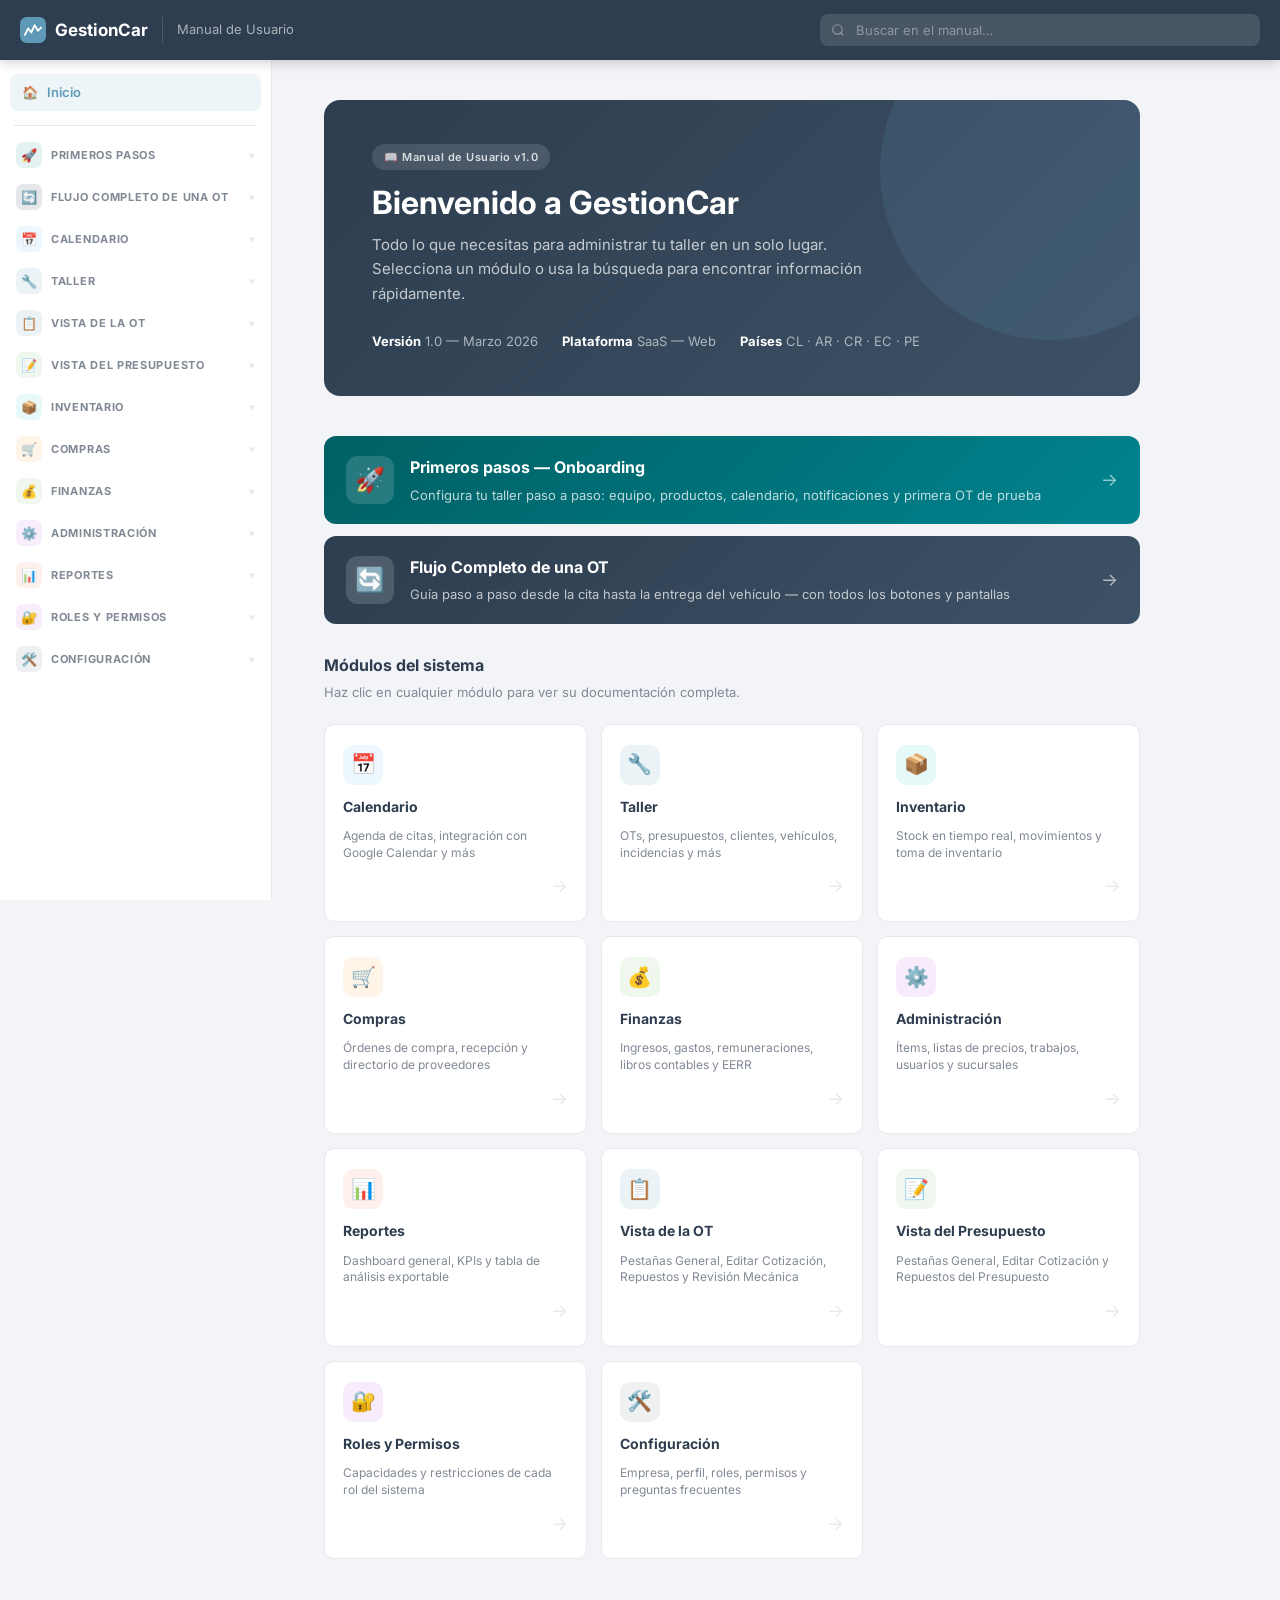
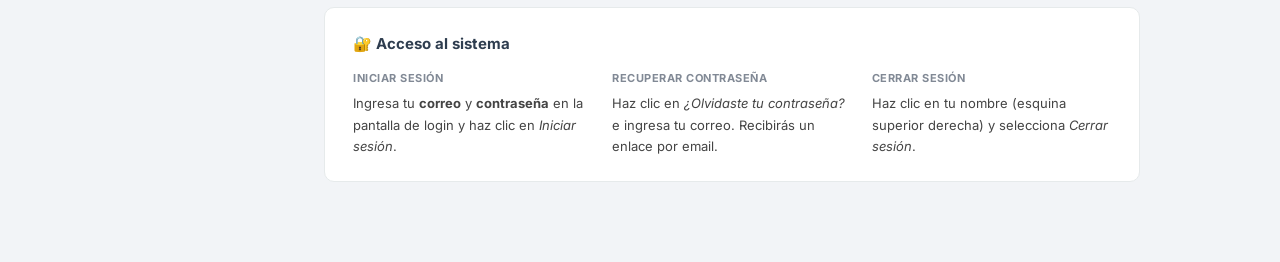
<file: index.html>
<!DOCTYPE html>
<html lang="es">
<head>
  <meta charset="UTF-8"/>
  <meta name="viewport" content="width=device-width, initial-scale=1.0"/>
  <title>Inicio — Manual GestionCar</title>
  <link href="https://fonts.googleapis.com/css2?family=Inter:wght@300;400;500;600;700&display=swap" rel="stylesheet"/>
  <link rel="stylesheet" href="styles.css"/>
</head>
<body>
<div class="layout">
  <main class="main">
    <div class="hero">
      <div class="hero-badge">📖 Manual de Usuario v1.0</div>
      <h1>Bienvenido a GestionCar</h1>
      <p>Todo lo que necesitas para administrar tu taller en un solo lugar. Selecciona un módulo o usa la búsqueda para encontrar información rápidamente.</p>
      <div class="hero-meta">
        <div class="hero-meta-item"><strong>Versión</strong> 1.0 — Marzo 2026</div>
        <div class="hero-meta-item"><strong>Plataforma</strong> SaaS — Web</div>
        <div class="hero-meta-item"><strong>Países</strong> CL · AR · CR · EC · PE</div>
      </div>
    </div>

    <a href="onboarding.html" style="display:flex;align-items:center;gap:16px;padding:18px 22px;background:linear-gradient(135deg,#006064 0%,#00838f 100%);border-radius:12px;text-decoration:none;margin-bottom:12px;">
      <div style="width:48px;height:48px;border-radius:12px;background:rgba(255,255,255,.15);display:flex;align-items:center;justify-content:center;font-size:24px;flex-shrink:0">🚀</div>
      <div style="flex:1">
        <h3 style="font-size:16px;font-weight:700;color:#fff;margin:0 0 4px">Primeros pasos — Onboarding</h3>
        <p style="font-size:13px;color:rgba(255,255,255,.75);margin:0">Configura tu taller paso a paso: equipo, productos, calendario, notificaciones y primera OT de prueba</p>
      </div>
      <span style="font-size:18px;color:rgba(255,255,255,.6)">→</span>
    </a>

    <a href="flujo-ot.html" style="display:flex;align-items:center;gap:16px;padding:18px 22px;background:linear-gradient(135deg,#2E3D4F 0%,#3d5166 100%);border-radius:12px;text-decoration:none;margin-bottom:28px;">
      <div style="width:48px;height:48px;border-radius:12px;background:rgba(255,255,255,.15);display:flex;align-items:center;justify-content:center;font-size:24px;flex-shrink:0">🔄</div>
      <div style="flex:1">
        <h3 style="font-size:16px;font-weight:700;color:#fff;margin:0 0 4px">Flujo Completo de una OT</h3>
        <p style="font-size:13px;color:rgba(255,255,255,.7);margin:0">Guía paso a paso desde la cita hasta la entrega del vehículo — con todos los botones y pantallas</p>
      </div>
      <span style="font-size:18px;color:rgba(255,255,255,.6)">→</span>
    </a>

    <div style="margin-bottom:20px">
      <h2 style="font-size:16px;font-weight:700;color:var(--dark);margin-bottom:4px;">Módulos del sistema</h2>
      <p style="font-size:13px;color:var(--text-muted);">Haz clic en cualquier módulo para ver su documentación completa.</p>
    </div>

    <div class="modules-grid">
      <a href="calendario.html" class="mod-card">
        <div class="mod-card-icon" style="background:rgba(73,182,245,.1)">📅</div>
        <h3>Calendario</h3>
        <p>Agenda de citas, integración con Google Calendar y más</p>
        <span class="mod-card-arrow">→</span>
      </a>
      <a href="taller.html" class="mod-card">
        <div class="mod-card-icon" style="background:rgba(94,153,184,.12)">🔧</div>
        <h3>Taller</h3>
        <p>OTs, presupuestos, clientes, vehículos, incidencias y más</p>
        <span class="mod-card-arrow">→</span>
      </a>
      <a href="inventario.html" class="mod-card">
        <div class="mod-card-icon" style="background:rgba(18,194,194,.1)">📦</div>
        <h3>Inventario</h3>
        <p>Stock en tiempo real, movimientos y toma de inventario</p>
        <span class="mod-card-arrow">→</span>
      </a>
      <a href="compras.html" class="mod-card">
        <div class="mod-card-icon" style="background:rgba(247,148,29,.1)">🛒</div>
        <h3>Compras</h3>
        <p>Órdenes de compra, recepción y directorio de proveedores</p>
        <span class="mod-card-arrow">→</span>
      </a>
      <a href="finanzas.html" class="mod-card">
        <div class="mod-card-icon" style="background:rgba(123,189,117,.12)">💰</div>
        <h3>Finanzas</h3>
        <p>Ingresos, gastos, remuneraciones, libros contables y EERR</p>
        <span class="mod-card-arrow">→</span>
      </a>
      <a href="administracion.html" class="mod-card">
        <div class="mod-card-icon" style="background:rgba(177,75,213,.1)">⚙️</div>
        <h3>Administración</h3>
        <p>Ítems, listas de precios, trabajos, usuarios y sucursales</p>
        <span class="mod-card-arrow">→</span>
      </a>
      <a href="reportes.html" class="mod-card">
        <div class="mod-card-icon" style="background:rgba(245,111,75,.1)">📊</div>
        <h3>Reportes</h3>
        <p>Dashboard general, KPIs y tabla de análisis exportable</p>
        <span class="mod-card-arrow">→</span>
      </a>
      <a href="ot-detalle.html" class="mod-card">
        <div class="mod-card-icon" style="background:rgba(94,153,184,.12)">📋</div>
        <h3>Vista de la OT</h3>
        <p>Pestañas General, Editar Cotización, Repuestos y Revisión Mecánica</p>
        <span class="mod-card-arrow">→</span>
      </a>
      <a href="presupuesto-detalle.html" class="mod-card">
        <div class="mod-card-icon" style="background:rgba(123,189,117,.12)">📝</div>
        <h3>Vista del Presupuesto</h3>
        <p>Pestañas General, Editar Cotización y Repuestos del Presupuesto</p>
        <span class="mod-card-arrow">→</span>
      </a>
      <a href="roles-permisos.html" class="mod-card">
        <div class="mod-card-icon" style="background:rgba(177,75,213,.1)">🔐</div>
        <h3>Roles y Permisos</h3>
        <p>Capacidades y restricciones de cada rol del sistema</p>
        <span class="mod-card-arrow">→</span>
      </a>
      <a href="configuracion.html" class="mod-card">
        <div class="mod-card-icon" style="background:rgba(46,61,79,.08)">🛠️</div>
        <h3>Configuración</h3>
        <p>Empresa, perfil, roles, permisos y preguntas frecuentes</p>
        <span class="mod-card-arrow">→</span>
      </a>
    </div>

    <div style="margin-top:48px;padding:24px 28px;background:#fff;border-radius:var(--radius);border:1px solid var(--border);">
      <h3 style="font-size:15px;font-weight:700;color:var(--dark);margin-bottom:12px;">🔐 Acceso al sistema</h3>
      <div style="display:grid;grid-template-columns:1fr 1fr 1fr;gap:20px;">
        <div>
          <div style="font-size:11px;font-weight:700;text-transform:uppercase;letter-spacing:.5px;color:var(--text-muted);margin-bottom:6px;">Iniciar sesión</div>
          <p style="font-size:13px;color:var(--text);">Ingresa tu <strong>correo</strong> y <strong>contraseña</strong> en la pantalla de login y haz clic en <em>Iniciar sesión</em>.</p>
        </div>
        <div>
          <div style="font-size:11px;font-weight:700;text-transform:uppercase;letter-spacing:.5px;color:var(--text-muted);margin-bottom:6px;">Recuperar contraseña</div>
          <p style="font-size:13px;color:var(--text);">Haz clic en <em>¿Olvidaste tu contraseña?</em> e ingresa tu correo. Recibirás un enlace por email.</p>
        </div>
        <div>
          <div style="font-size:11px;font-weight:700;text-transform:uppercase;letter-spacing:.5px;color:var(--text-muted);margin-bottom:6px;">Cerrar sesión</div>
          <p style="font-size:13px;color:var(--text);">Haz clic en tu nombre (esquina superior derecha) y selecciona <em>Cerrar sesión</em>.</p>
        </div>
      </div>
    </div>
  </main>
</div>
<script src="nav.js"></script>
<script>initNav('index');</script>
</body>
</html>
</file>
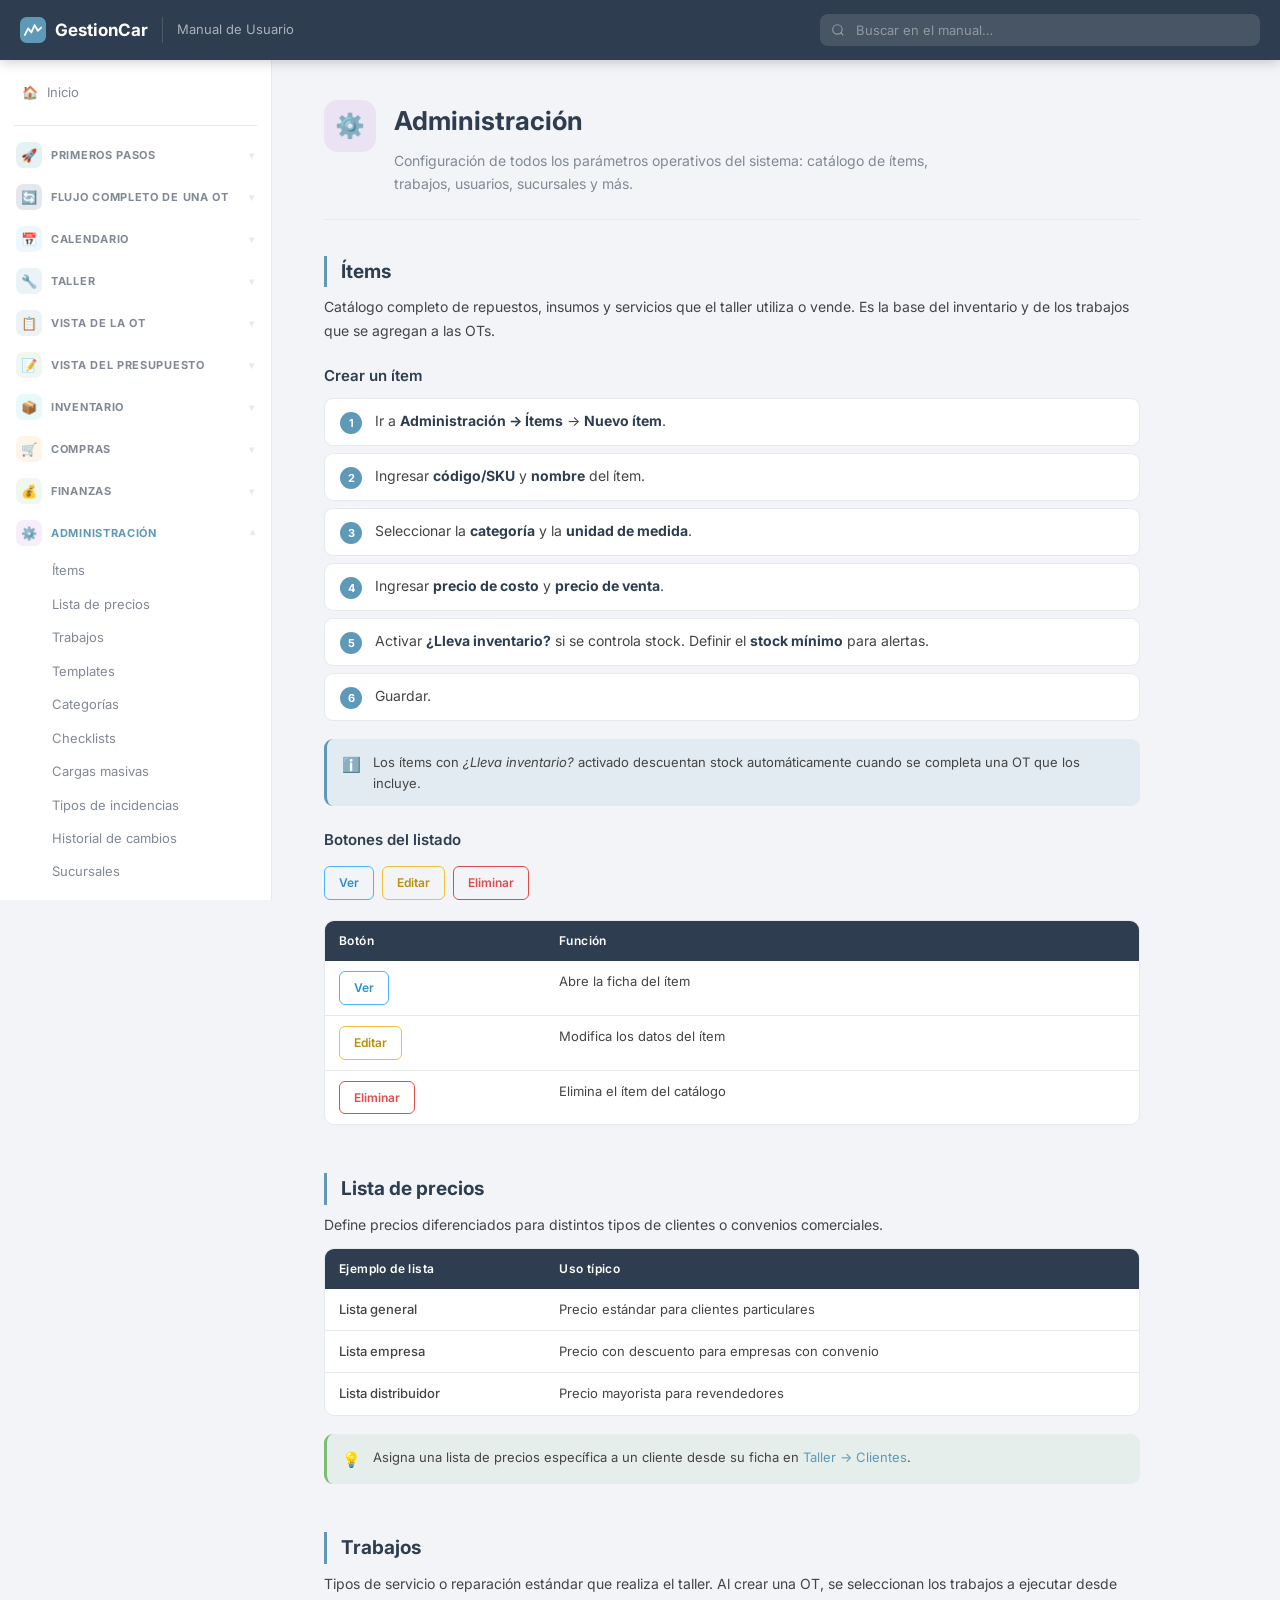
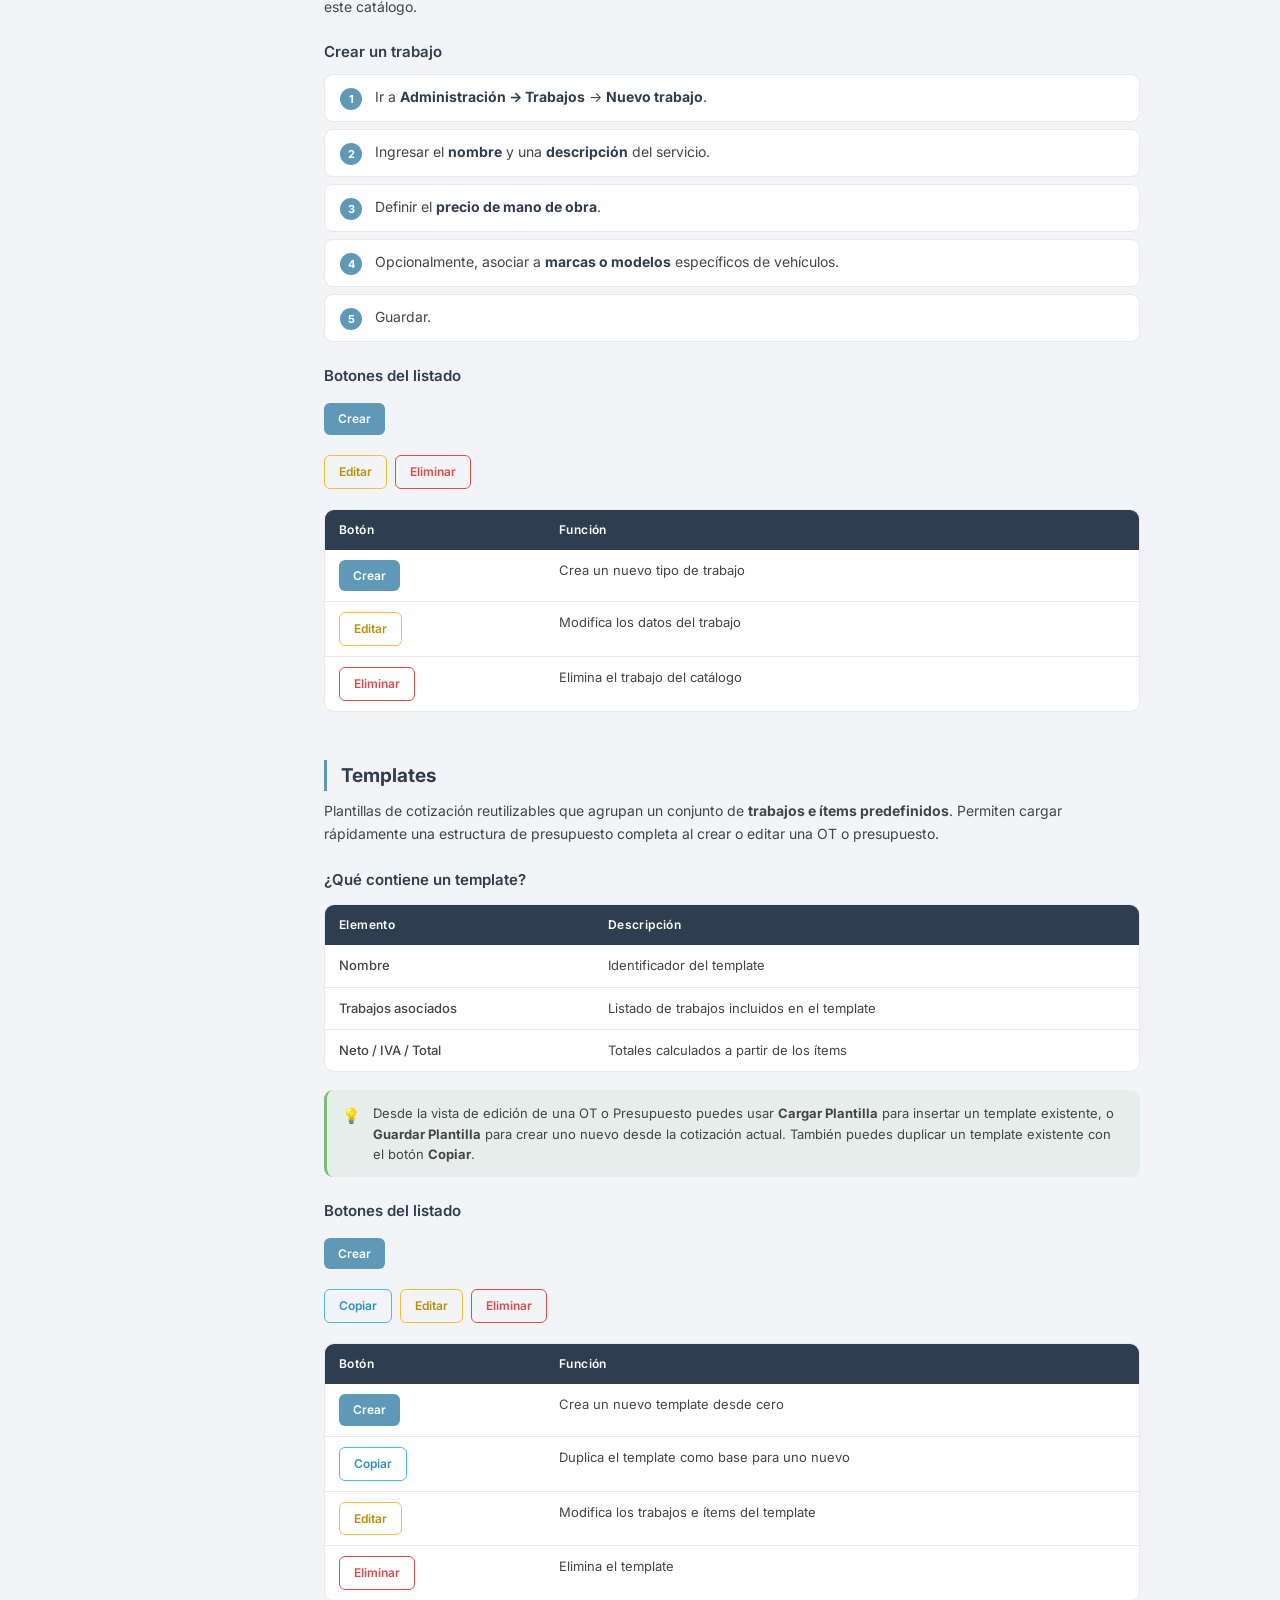
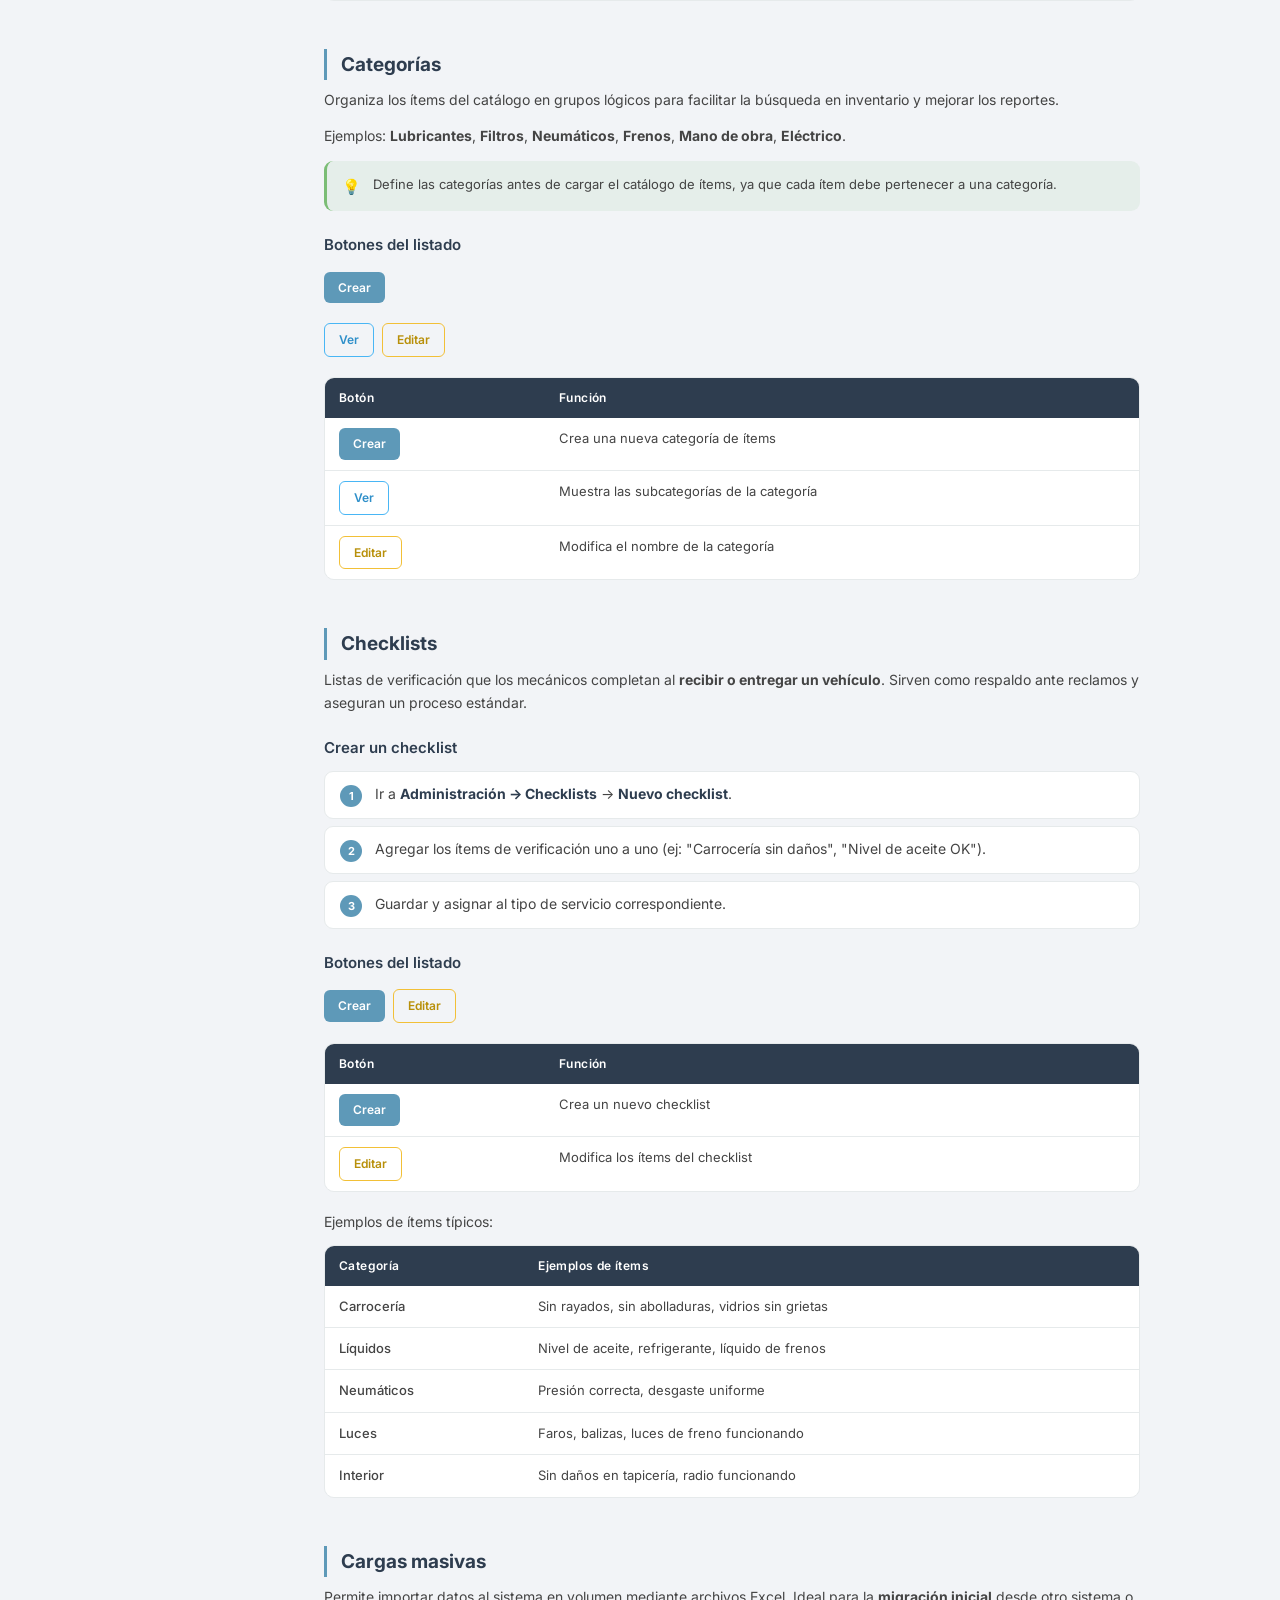
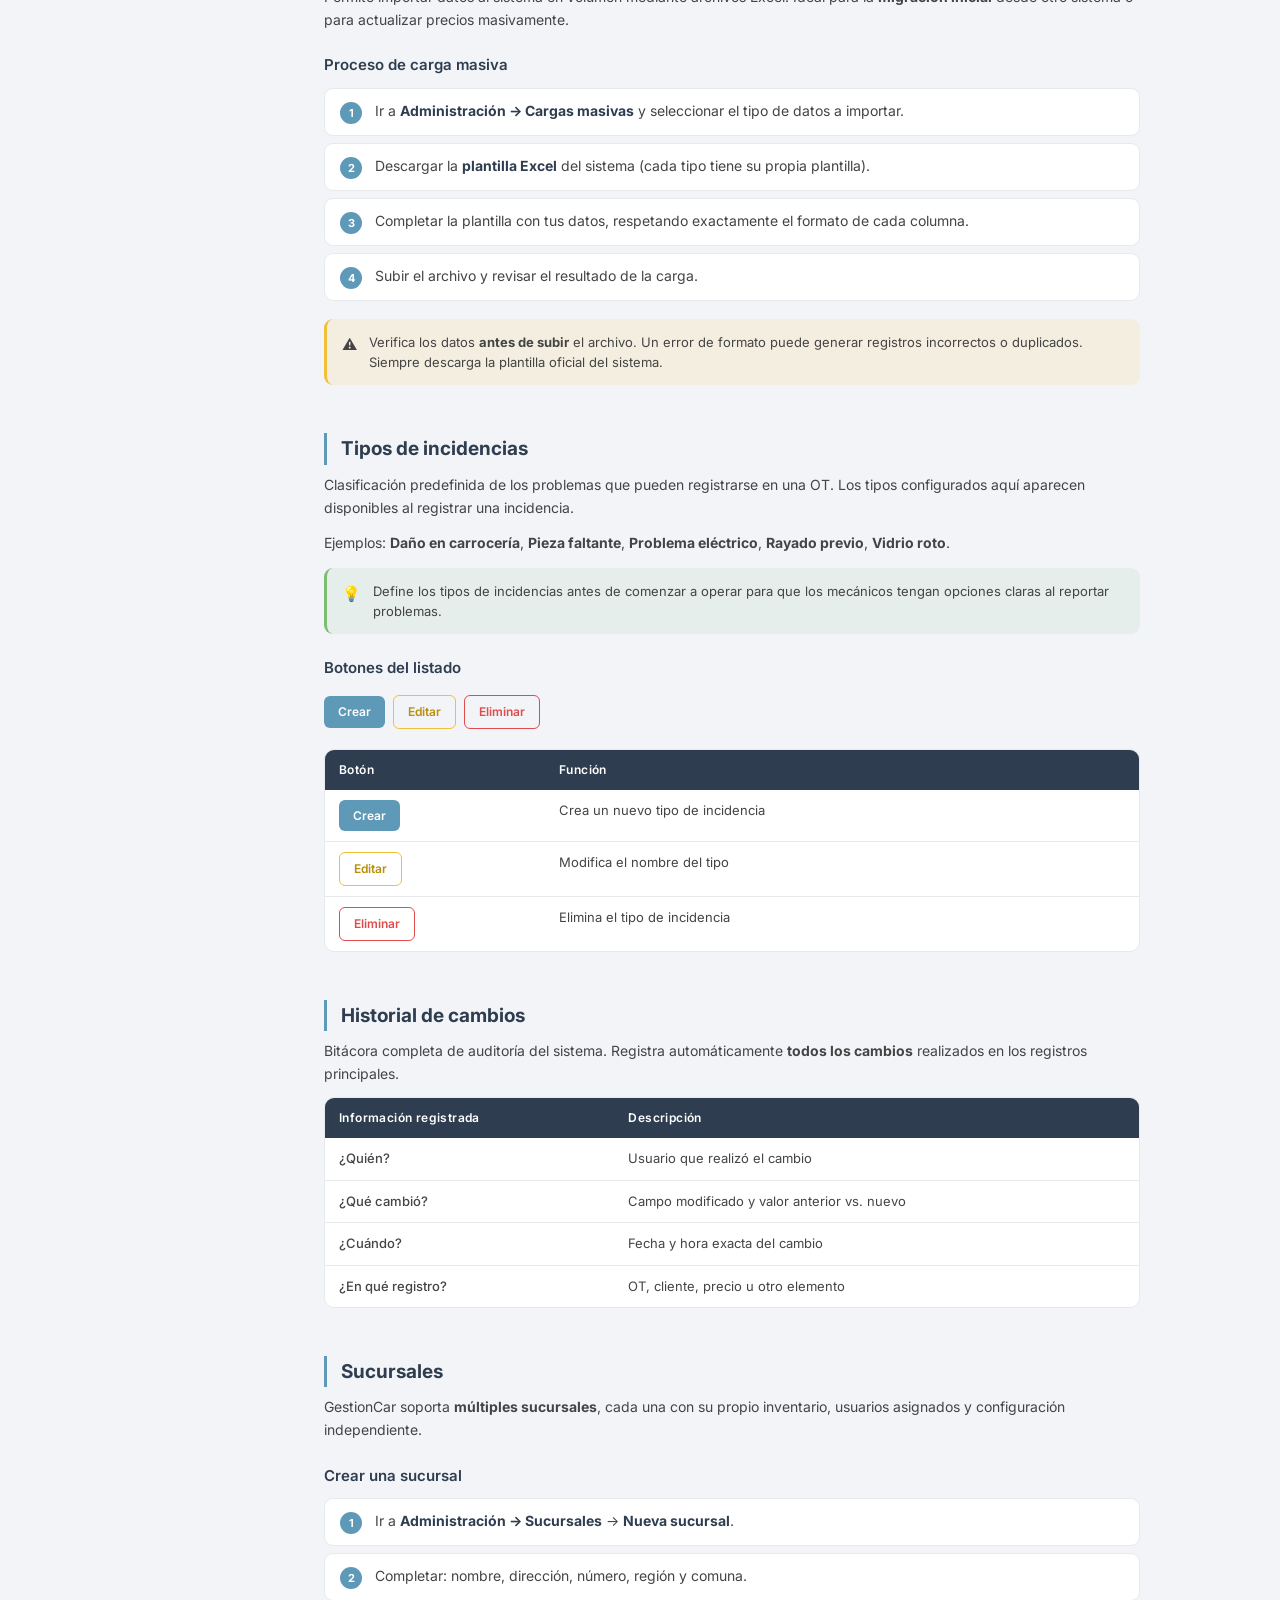
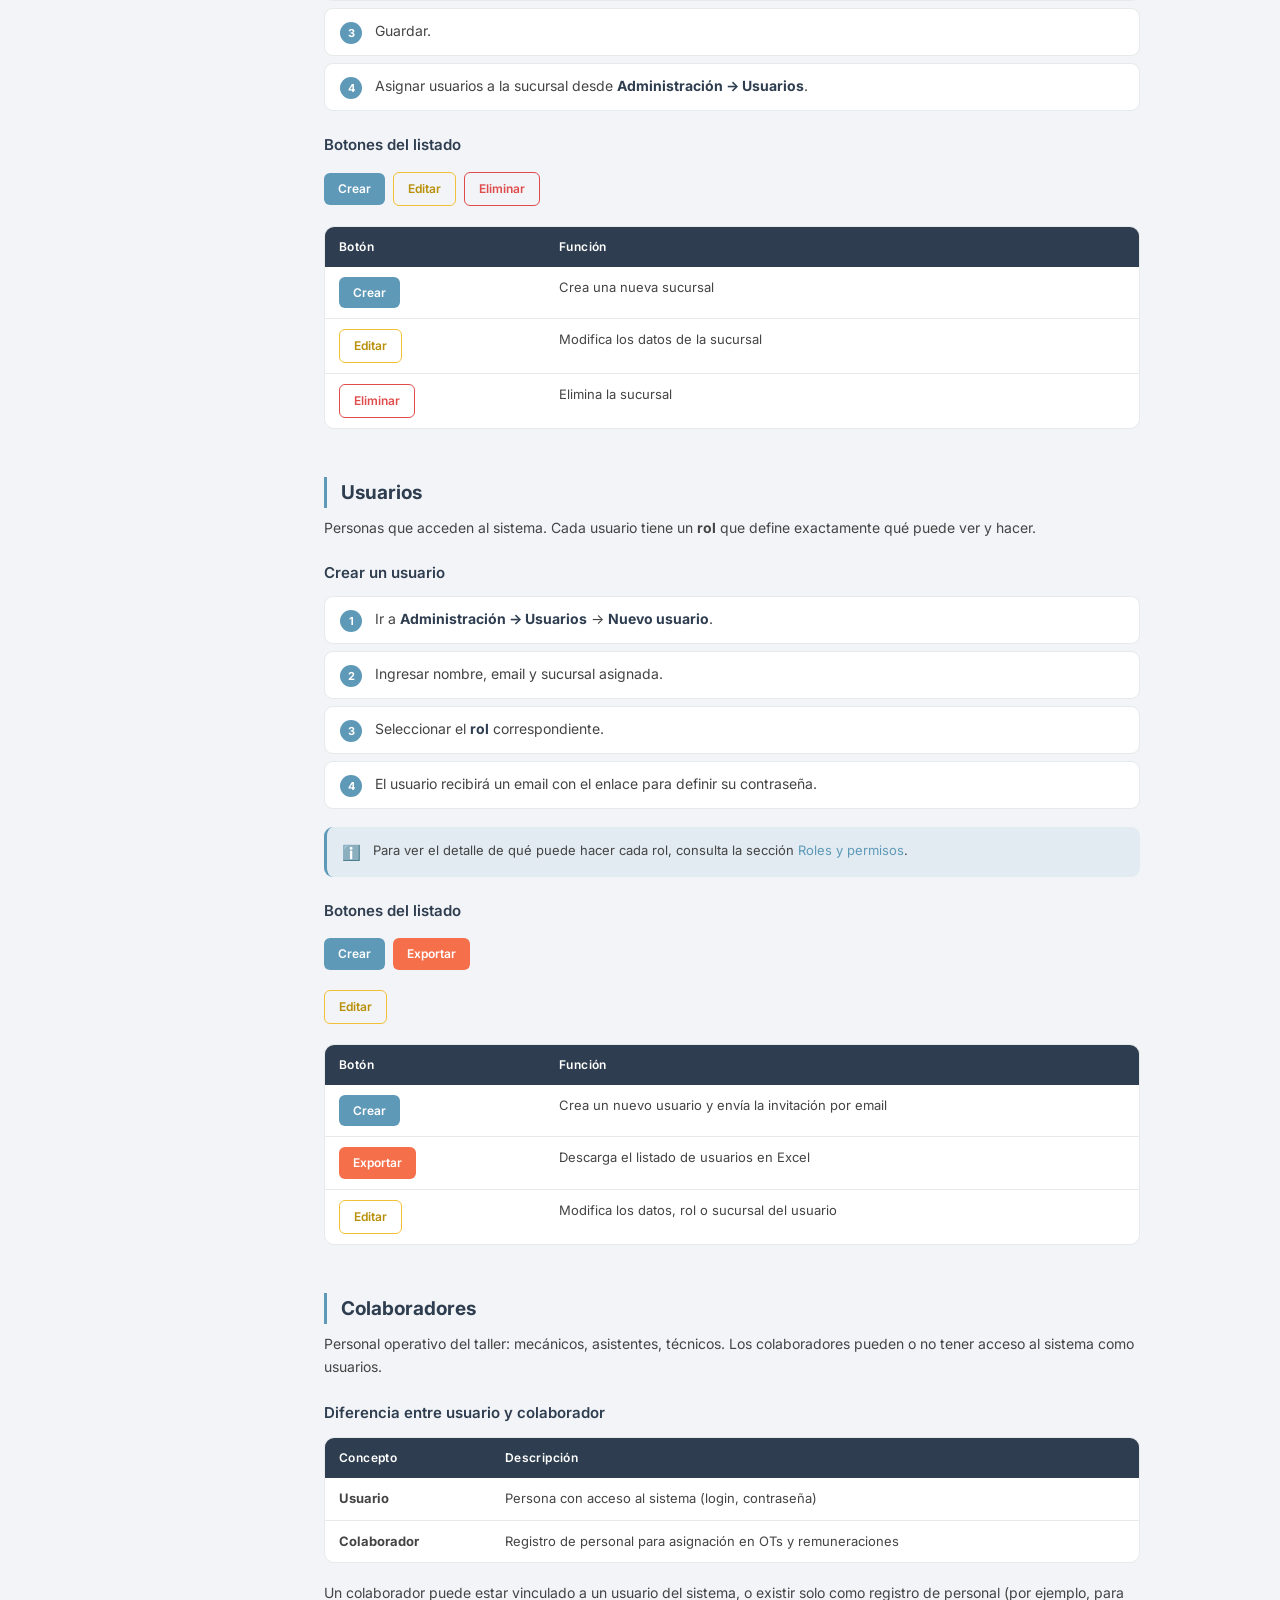
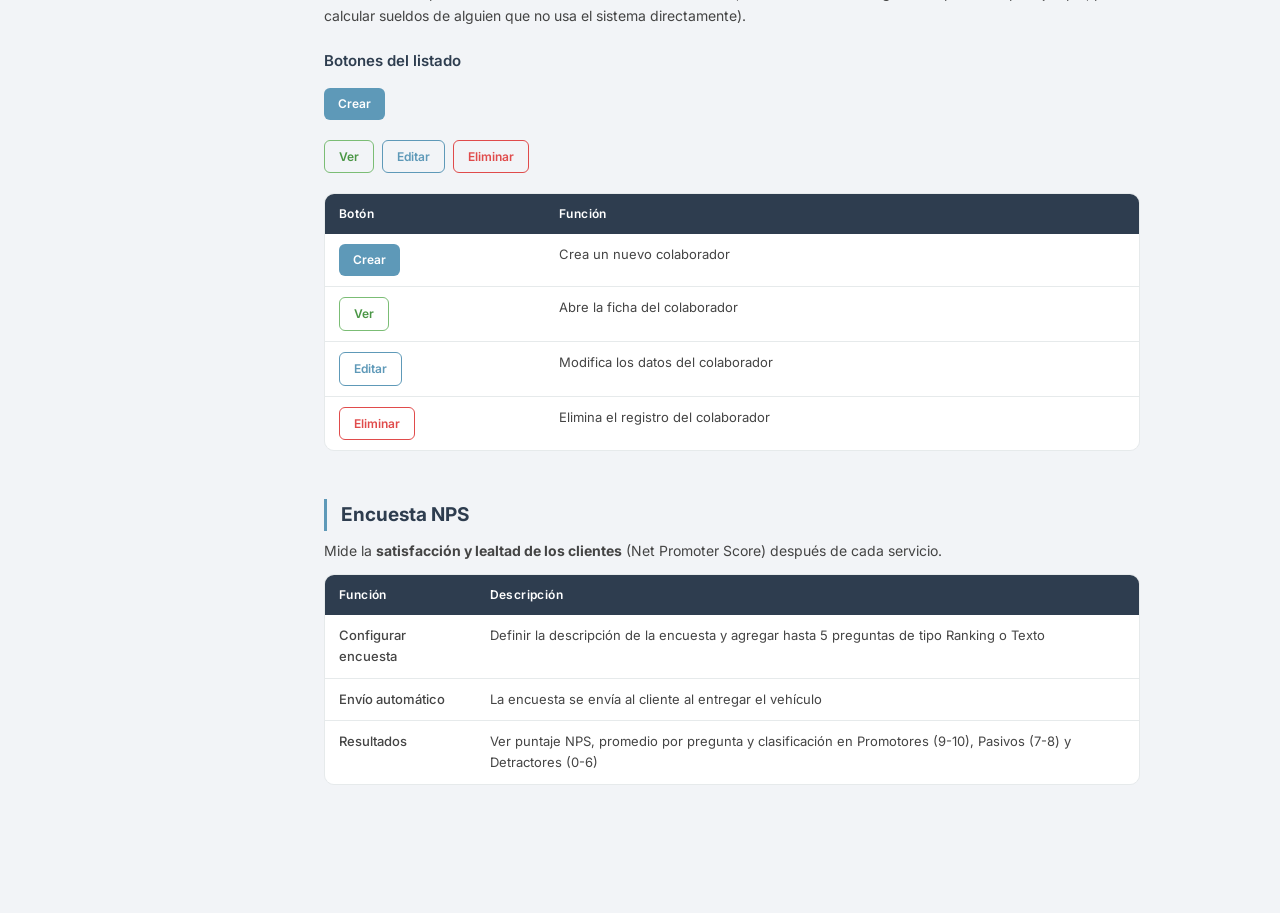
<file: administracion.html>
<!DOCTYPE html>
<html lang="es">
<head>
  <meta charset="UTF-8"/>
  <meta name="viewport" content="width=device-width, initial-scale=1.0"/>
  <title>Administración — Manual GestionCar</title>
  <link href="https://fonts.googleapis.com/css2?family=Inter:wght@300;400;500;600;700&display=swap" rel="stylesheet"/>
  <link rel="stylesheet" href="styles.css"/>
</head>
<body>
<div class="layout">
  <main class="main">

    <div class="page-header">
      <div class="page-header-icon" style="background:rgba(177,75,213,.1)">⚙️</div>
      <div class="page-header-text">
        <h1>Administración</h1>
        <p>Configuración de todos los parámetros operativos del sistema: catálogo de ítems, trabajos, usuarios, sucursales y más.</p>
      </div>
    </div>

    <!-- Ítems -->
    <div class="section">
      <div id="items" class="section-anchor"></div>
      <h2>Ítems</h2>
      <p>Catálogo completo de repuestos, insumos y servicios que el taller utiliza o vende. Es la base del inventario y de los trabajos que se agregan a las OTs.</p>

      <h3>Crear un ítem</h3>
      <div class="steps">
        <div class="step"><div class="step-num">1</div><div class="step-text">Ir a <strong>Administración → Ítems</strong> → <strong>Nuevo ítem</strong>.</div></div>
        <div class="step"><div class="step-num">2</div><div class="step-text">Ingresar <strong>código/SKU</strong> y <strong>nombre</strong> del ítem.</div></div>
        <div class="step"><div class="step-num">3</div><div class="step-text">Seleccionar la <strong>categoría</strong> y la <strong>unidad de medida</strong>.</div></div>
        <div class="step"><div class="step-num">4</div><div class="step-text">Ingresar <strong>precio de costo</strong> y <strong>precio de venta</strong>.</div></div>
        <div class="step"><div class="step-num">5</div><div class="step-text">Activar <strong>¿Lleva inventario?</strong> si se controla stock. Definir el <strong>stock mínimo</strong> para alertas.</div></div>
        <div class="step"><div class="step-num">6</div><div class="step-text">Guardar.</div></div>
      </div>

      <div class="callout callout-info">
        <span class="callout-icon">ℹ️</span>
        <div>Los ítems con <em>¿Lleva inventario?</em> activado descuentan stock automáticamente cuando se completa una OT que los incluye.</div>
      </div>

      <h3>Botones del listado</h3>
      <div class="btn-row">
        <span class="btn-chip bc-ol-info">Ver</span>
        <span class="btn-chip bc-ol-warning">Editar</span>
        <span class="btn-chip bc-ol-danger">Eliminar</span>
      </div>
      <div class="tbl-wrap btn-ref-table">
        <table>
          <thead><tr><th>Botón</th><th>Función</th></tr></thead>
          <tbody>
            <tr><td><span class="btn-chip bc-ol-info">Ver</span></td><td>Abre la ficha del ítem</td></tr>
            <tr><td><span class="btn-chip bc-ol-warning">Editar</span></td><td>Modifica los datos del ítem</td></tr>
            <tr><td><span class="btn-chip bc-ol-danger">Eliminar</span></td><td>Elimina el ítem del catálogo</td></tr>
          </tbody>
        </table>
      </div>
    </div>

    <!-- Lista de precios -->
    <div class="section">
      <div id="lista-precios" class="section-anchor"></div>
      <h2>Lista de precios</h2>
      <p>Define precios diferenciados para distintos tipos de clientes o convenios comerciales.</p>
      <div class="tbl-wrap">
        <table>
          <thead><tr><th>Ejemplo de lista</th><th>Uso típico</th></tr></thead>
          <tbody>
            <tr><td>Lista general</td><td>Precio estándar para clientes particulares</td></tr>
            <tr><td>Lista empresa</td><td>Precio con descuento para empresas con convenio</td></tr>
            <tr><td>Lista distribuidor</td><td>Precio mayorista para revendedores</td></tr>
          </tbody>
        </table>
      </div>
      <div class="callout callout-tip">
        <span class="callout-icon">💡</span>
        <div>Asigna una lista de precios específica a un cliente desde su ficha en <a href="taller.html#clientes">Taller → Clientes</a>.</div>
      </div>
    </div>

    <!-- Trabajos -->
    <div class="section">
      <div id="trabajos" class="section-anchor"></div>
      <h2>Trabajos</h2>
      <p>Tipos de servicio o reparación estándar que realiza el taller. Al crear una OT, se seleccionan los trabajos a ejecutar desde este catálogo.</p>

      <h3>Crear un trabajo</h3>
      <div class="steps">
        <div class="step"><div class="step-num">1</div><div class="step-text">Ir a <strong>Administración → Trabajos</strong> → <strong>Nuevo trabajo</strong>.</div></div>
        <div class="step"><div class="step-num">2</div><div class="step-text">Ingresar el <strong>nombre</strong> y una <strong>descripción</strong> del servicio.</div></div>
        <div class="step"><div class="step-num">3</div><div class="step-text">Definir el <strong>precio de mano de obra</strong>.</div></div>
        <div class="step"><div class="step-num">4</div><div class="step-text">Opcionalmente, asociar a <strong>marcas o modelos</strong> específicos de vehículos.</div></div>
        <div class="step"><div class="step-num">5</div><div class="step-text">Guardar.</div></div>
      </div>

      <h3>Botones del listado</h3>
      <div class="btn-row">
        <span class="btn-chip bc-primary">Crear</span>
      </div>
      <div class="btn-row">
        <span class="btn-chip bc-ol-warning">Editar</span>
        <span class="btn-chip bc-ol-danger">Eliminar</span>
      </div>
      <div class="tbl-wrap btn-ref-table">
        <table>
          <thead><tr><th>Botón</th><th>Función</th></tr></thead>
          <tbody>
            <tr><td><span class="btn-chip bc-primary">Crear</span></td><td>Crea un nuevo tipo de trabajo</td></tr>
            <tr><td><span class="btn-chip bc-ol-warning">Editar</span></td><td>Modifica los datos del trabajo</td></tr>
            <tr><td><span class="btn-chip bc-ol-danger">Eliminar</span></td><td>Elimina el trabajo del catálogo</td></tr>
          </tbody>
        </table>
      </div>
    </div>

    <!-- Templates -->
    <div class="section">
      <div id="templates" class="section-anchor"></div>
      <h2>Templates</h2>
      <p>Plantillas de cotización reutilizables que agrupan un conjunto de <strong>trabajos e ítems predefinidos</strong>. Permiten cargar rápidamente una estructura de presupuesto completa al crear o editar una OT o presupuesto.</p>

      <h3>¿Qué contiene un template?</h3>
      <div class="tbl-wrap">
        <table>
          <thead><tr><th>Elemento</th><th>Descripción</th></tr></thead>
          <tbody>
            <tr><td>Nombre</td><td>Identificador del template</td></tr>
            <tr><td>Trabajos asociados</td><td>Listado de trabajos incluidos en el template</td></tr>
            <tr><td>Neto / IVA / Total</td><td>Totales calculados a partir de los ítems</td></tr>
          </tbody>
        </table>
      </div>

      <div class="callout callout-tip">
        <span class="callout-icon">💡</span>
        <div>Desde la vista de edición de una OT o Presupuesto puedes usar <strong>Cargar Plantilla</strong> para insertar un template existente, o <strong>Guardar Plantilla</strong> para crear uno nuevo desde la cotización actual. También puedes duplicar un template existente con el botón <strong>Copiar</strong>.</div>
      </div>

      <h3>Botones del listado</h3>
      <div class="btn-row">
        <span class="btn-chip bc-primary">Crear</span>
      </div>
      <div class="btn-row">
        <span class="btn-chip bc-ol-info">Copiar</span>
        <span class="btn-chip bc-ol-warning">Editar</span>
        <span class="btn-chip bc-ol-danger">Eliminar</span>
      </div>
      <div class="tbl-wrap btn-ref-table">
        <table>
          <thead><tr><th>Botón</th><th>Función</th></tr></thead>
          <tbody>
            <tr><td><span class="btn-chip bc-primary">Crear</span></td><td>Crea un nuevo template desde cero</td></tr>
            <tr><td><span class="btn-chip bc-ol-info">Copiar</span></td><td>Duplica el template como base para uno nuevo</td></tr>
            <tr><td><span class="btn-chip bc-ol-warning">Editar</span></td><td>Modifica los trabajos e ítems del template</td></tr>
            <tr><td><span class="btn-chip bc-ol-danger">Eliminar</span></td><td>Elimina el template</td></tr>
          </tbody>
        </table>
      </div>
    </div>

    <!-- Categorías -->
    <div class="section">
      <div id="categorias" class="section-anchor"></div>
      <h2>Categorías</h2>
      <p>Organiza los ítems del catálogo en grupos lógicos para facilitar la búsqueda en inventario y mejorar los reportes.</p>
      <p>Ejemplos: <strong>Lubricantes</strong>, <strong>Filtros</strong>, <strong>Neumáticos</strong>, <strong>Frenos</strong>, <strong>Mano de obra</strong>, <strong>Eléctrico</strong>.</p>
      <div class="callout callout-tip">
        <span class="callout-icon">💡</span>
        <div>Define las categorías antes de cargar el catálogo de ítems, ya que cada ítem debe pertenecer a una categoría.</div>
      </div>

      <h3>Botones del listado</h3>
      <div class="btn-row">
        <span class="btn-chip bc-primary">Crear</span>
      </div>
      <div class="btn-row">
        <span class="btn-chip bc-ol-info">Ver</span>
        <span class="btn-chip bc-ol-warning">Editar</span>
      </div>
      <div class="tbl-wrap btn-ref-table">
        <table>
          <thead><tr><th>Botón</th><th>Función</th></tr></thead>
          <tbody>
            <tr><td><span class="btn-chip bc-primary">Crear</span></td><td>Crea una nueva categoría de ítems</td></tr>
            <tr><td><span class="btn-chip bc-ol-info">Ver</span></td><td>Muestra las subcategorías de la categoría</td></tr>
            <tr><td><span class="btn-chip bc-ol-warning">Editar</span></td><td>Modifica el nombre de la categoría</td></tr>
          </tbody>
        </table>
      </div>
    </div>

    <!-- Checklists -->
    <div class="section">
      <div id="checklists" class="section-anchor"></div>
      <h2>Checklists</h2>
      <p>Listas de verificación que los mecánicos completan al <strong>recibir o entregar un vehículo</strong>. Sirven como respaldo ante reclamos y aseguran un proceso estándar.</p>

      <h3>Crear un checklist</h3>
      <div class="steps">
        <div class="step"><div class="step-num">1</div><div class="step-text">Ir a <strong>Administración → Checklists</strong> → <strong>Nuevo checklist</strong>.</div></div>
        <div class="step"><div class="step-num">2</div><div class="step-text">Agregar los ítems de verificación uno a uno (ej: "Carrocería sin daños", "Nivel de aceite OK").</div></div>
        <div class="step"><div class="step-num">3</div><div class="step-text">Guardar y asignar al tipo de servicio correspondiente.</div></div>
      </div>

      <h3>Botones del listado</h3>
      <div class="btn-row">
        <span class="btn-chip bc-primary">Crear</span>
        <span class="btn-chip bc-ol-warning">Editar</span>
      </div>
      <div class="tbl-wrap btn-ref-table">
        <table>
          <thead><tr><th>Botón</th><th>Función</th></tr></thead>
          <tbody>
            <tr><td><span class="btn-chip bc-primary">Crear</span></td><td>Crea un nuevo checklist</td></tr>
            <tr><td><span class="btn-chip bc-ol-warning">Editar</span></td><td>Modifica los ítems del checklist</td></tr>
          </tbody>
        </table>
      </div>

      <p>Ejemplos de ítems típicos:</p>
      <div class="tbl-wrap">
        <table>
          <thead><tr><th>Categoría</th><th>Ejemplos de ítems</th></tr></thead>
          <tbody>
            <tr><td>Carrocería</td><td>Sin rayados, sin abolladuras, vidrios sin grietas</td></tr>
            <tr><td>Líquidos</td><td>Nivel de aceite, refrigerante, líquido de frenos</td></tr>
            <tr><td>Neumáticos</td><td>Presión correcta, desgaste uniforme</td></tr>
            <tr><td>Luces</td><td>Faros, balizas, luces de freno funcionando</td></tr>
            <tr><td>Interior</td><td>Sin daños en tapicería, radio funcionando</td></tr>
          </tbody>
        </table>
      </div>
    </div>

    <!-- Cargas masivas -->
    <div class="section">
      <div id="cargas-masivas" class="section-anchor"></div>
      <h2>Cargas masivas</h2>
      <p>Permite importar datos al sistema en volumen mediante archivos Excel. Ideal para la <strong>migración inicial</strong> desde otro sistema o para actualizar precios masivamente.</p>

      <h3>Proceso de carga masiva</h3>
      <div class="steps">
        <div class="step"><div class="step-num">1</div><div class="step-text">Ir a <strong>Administración → Cargas masivas</strong> y seleccionar el tipo de datos a importar.</div></div>
        <div class="step"><div class="step-num">2</div><div class="step-text">Descargar la <strong>plantilla Excel</strong> del sistema (cada tipo tiene su propia plantilla).</div></div>
        <div class="step"><div class="step-num">3</div><div class="step-text">Completar la plantilla con tus datos, respetando exactamente el formato de cada columna.</div></div>
        <div class="step"><div class="step-num">4</div><div class="step-text">Subir el archivo y revisar el resultado de la carga.</div></div>
      </div>

      <div class="callout callout-warning">
        <span class="callout-icon">⚠️</span>
        <div>Verifica los datos <strong>antes de subir</strong> el archivo. Un error de formato puede generar registros incorrectos o duplicados. Siempre descarga la plantilla oficial del sistema.</div>
      </div>
    </div>

    <!-- Tipos de incidencias -->
    <div class="section">
      <div id="tipos-incidencias" class="section-anchor"></div>
      <h2>Tipos de incidencias</h2>
      <p>Clasificación predefinida de los problemas que pueden registrarse en una OT. Los tipos configurados aquí aparecen disponibles al registrar una incidencia.</p>
      <p>Ejemplos: <strong>Daño en carrocería</strong>, <strong>Pieza faltante</strong>, <strong>Problema eléctrico</strong>, <strong>Rayado previo</strong>, <strong>Vidrio roto</strong>.</p>
      <div class="callout callout-tip">
        <span class="callout-icon">💡</span>
        <div>Define los tipos de incidencias antes de comenzar a operar para que los mecánicos tengan opciones claras al reportar problemas.</div>
      </div>

      <h3>Botones del listado</h3>
      <div class="btn-row">
        <span class="btn-chip bc-primary">Crear</span>
        <span class="btn-chip bc-ol-warning">Editar</span>
        <span class="btn-chip bc-ol-danger">Eliminar</span>
      </div>
      <div class="tbl-wrap btn-ref-table">
        <table>
          <thead><tr><th>Botón</th><th>Función</th></tr></thead>
          <tbody>
            <tr><td><span class="btn-chip bc-primary">Crear</span></td><td>Crea un nuevo tipo de incidencia</td></tr>
            <tr><td><span class="btn-chip bc-ol-warning">Editar</span></td><td>Modifica el nombre del tipo</td></tr>
            <tr><td><span class="btn-chip bc-ol-danger">Eliminar</span></td><td>Elimina el tipo de incidencia</td></tr>
          </tbody>
        </table>
      </div>
    </div>

    <!-- Historial de cambios -->
    <div class="section">
      <div id="historial-cambios" class="section-anchor"></div>
      <h2>Historial de cambios</h2>
      <p>Bitácora completa de auditoría del sistema. Registra automáticamente <strong>todos los cambios</strong> realizados en los registros principales.</p>
      <div class="tbl-wrap">
        <table>
          <thead><tr><th>Información registrada</th><th>Descripción</th></tr></thead>
          <tbody>
            <tr><td>¿Quién?</td><td>Usuario que realizó el cambio</td></tr>
            <tr><td>¿Qué cambió?</td><td>Campo modificado y valor anterior vs. nuevo</td></tr>
            <tr><td>¿Cuándo?</td><td>Fecha y hora exacta del cambio</td></tr>
            <tr><td>¿En qué registro?</td><td>OT, cliente, precio u otro elemento</td></tr>
          </tbody>
        </table>
      </div>
    </div>

    <!-- Sucursales -->
    <div class="section">
      <div id="sucursales" class="section-anchor"></div>
      <h2>Sucursales</h2>
      <p>GestionCar soporta <strong>múltiples sucursales</strong>, cada una con su propio inventario, usuarios asignados y configuración independiente.</p>

      <h3>Crear una sucursal</h3>
      <div class="steps">
        <div class="step"><div class="step-num">1</div><div class="step-text">Ir a <strong>Administración → Sucursales</strong> → <strong>Nueva sucursal</strong>.</div></div>
        <div class="step"><div class="step-num">2</div><div class="step-text">Completar: nombre, dirección, número, región y comuna.</div></div>
        <div class="step"><div class="step-num">3</div><div class="step-text">Guardar.</div></div>
        <div class="step"><div class="step-num">4</div><div class="step-text">Asignar usuarios a la sucursal desde <strong>Administración → Usuarios</strong>.</div></div>
      </div>

      <h3>Botones del listado</h3>
      <div class="btn-row">
        <span class="btn-chip bc-primary">Crear</span>
        <span class="btn-chip bc-ol-warning">Editar</span>
        <span class="btn-chip bc-ol-danger">Eliminar</span>
      </div>
      <div class="tbl-wrap btn-ref-table">
        <table>
          <thead><tr><th>Botón</th><th>Función</th></tr></thead>
          <tbody>
            <tr><td><span class="btn-chip bc-primary">Crear</span></td><td>Crea una nueva sucursal</td></tr>
            <tr><td><span class="btn-chip bc-ol-warning">Editar</span></td><td>Modifica los datos de la sucursal</td></tr>
            <tr><td><span class="btn-chip bc-ol-danger">Eliminar</span></td><td>Elimina la sucursal</td></tr>
          </tbody>
        </table>
      </div>
    </div>

    <!-- Usuarios -->
    <div class="section">
      <div id="usuarios" class="section-anchor"></div>
      <h2>Usuarios</h2>
      <p>Personas que acceden al sistema. Cada usuario tiene un <strong>rol</strong> que define exactamente qué puede ver y hacer.</p>

      <h3>Crear un usuario</h3>
      <div class="steps">
        <div class="step"><div class="step-num">1</div><div class="step-text">Ir a <strong>Administración → Usuarios</strong> → <strong>Nuevo usuario</strong>.</div></div>
        <div class="step"><div class="step-num">2</div><div class="step-text">Ingresar nombre, email y sucursal asignada.</div></div>
        <div class="step"><div class="step-num">3</div><div class="step-text">Seleccionar el <strong>rol</strong> correspondiente.</div></div>
        <div class="step"><div class="step-num">4</div><div class="step-text">El usuario recibirá un email con el enlace para definir su contraseña.</div></div>
      </div>

      <div class="callout callout-info">
        <span class="callout-icon">ℹ️</span>
        <div>Para ver el detalle de qué puede hacer cada rol, consulta la sección <a href="configuracion.html#roles-permisos">Roles y permisos</a>.</div>
      </div>

      <h3>Botones del listado</h3>
      <div class="btn-row">
        <span class="btn-chip bc-primary">Crear</span>
        <span class="btn-chip bc-secondary">Exportar</span>
      </div>
      <div class="btn-row">
        <span class="btn-chip bc-ol-warning">Editar</span>
      </div>
      <div class="tbl-wrap btn-ref-table">
        <table>
          <thead><tr><th>Botón</th><th>Función</th></tr></thead>
          <tbody>
            <tr><td><span class="btn-chip bc-primary">Crear</span></td><td>Crea un nuevo usuario y envía la invitación por email</td></tr>
            <tr><td><span class="btn-chip bc-secondary">Exportar</span></td><td>Descarga el listado de usuarios en Excel</td></tr>
            <tr><td><span class="btn-chip bc-ol-warning">Editar</span></td><td>Modifica los datos, rol o sucursal del usuario</td></tr>
          </tbody>
        </table>
      </div>
    </div>

    <!-- Colaboradores -->
    <div class="section">
      <div id="colaboradores" class="section-anchor"></div>
      <h2>Colaboradores</h2>
      <p>Personal operativo del taller: mecánicos, asistentes, técnicos. Los colaboradores pueden o no tener acceso al sistema como usuarios.</p>

      <h3>Diferencia entre usuario y colaborador</h3>
      <div class="tbl-wrap">
        <table>
          <thead><tr><th>Concepto</th><th>Descripción</th></tr></thead>
          <tbody>
            <tr><td><strong>Usuario</strong></td><td>Persona con acceso al sistema (login, contraseña)</td></tr>
            <tr><td><strong>Colaborador</strong></td><td>Registro de personal para asignación en OTs y remuneraciones</td></tr>
          </tbody>
        </table>
      </div>
      <p>Un colaborador puede estar vinculado a un usuario del sistema, o existir solo como registro de personal (por ejemplo, para calcular sueldos de alguien que no usa el sistema directamente).</p>

      <h3>Botones del listado</h3>
      <div class="btn-row">
        <span class="btn-chip bc-primary">Crear</span>
      </div>
      <div class="btn-row">
        <span class="btn-chip bc-ol-success">Ver</span>
        <span class="btn-chip bc-ol-primary">Editar</span>
        <span class="btn-chip bc-ol-danger">Eliminar</span>
      </div>
      <div class="tbl-wrap btn-ref-table">
        <table>
          <thead><tr><th>Botón</th><th>Función</th></tr></thead>
          <tbody>
            <tr><td><span class="btn-chip bc-primary">Crear</span></td><td>Crea un nuevo colaborador</td></tr>
            <tr><td><span class="btn-chip bc-ol-success">Ver</span></td><td>Abre la ficha del colaborador</td></tr>
            <tr><td><span class="btn-chip bc-ol-primary">Editar</span></td><td>Modifica los datos del colaborador</td></tr>
            <tr><td><span class="btn-chip bc-ol-danger">Eliminar</span></td><td>Elimina el registro del colaborador</td></tr>
          </tbody>
        </table>
      </div>
    </div>

    <!-- Encuesta NPS -->
    <div class="section">
      <div id="encuesta-nps" class="section-anchor"></div>
      <h2>Encuesta NPS</h2>
      <p>Mide la <strong>satisfacción y lealtad de los clientes</strong> (Net Promoter Score) después de cada servicio.</p>
      <div class="tbl-wrap">
        <table>
          <thead><tr><th>Función</th><th>Descripción</th></tr></thead>
          <tbody>
            <tr><td>Configurar encuesta</td><td>Definir la descripción de la encuesta y agregar hasta 5 preguntas de tipo Ranking o Texto</td></tr>
            <tr><td>Envío automático</td><td>La encuesta se envía al cliente al entregar el vehículo</td></tr>
            <tr><td>Resultados</td><td>Ver puntaje NPS, promedio por pregunta y clasificación en Promotores (9-10), Pasivos (7-8) y Detractores (0-6)</td></tr>
          </tbody>
        </table>
      </div>
    </div>

  </main>
</div>
<script src="nav.js"></script>
<script>initNav('administracion');</script>
</body>
</html>
</file>
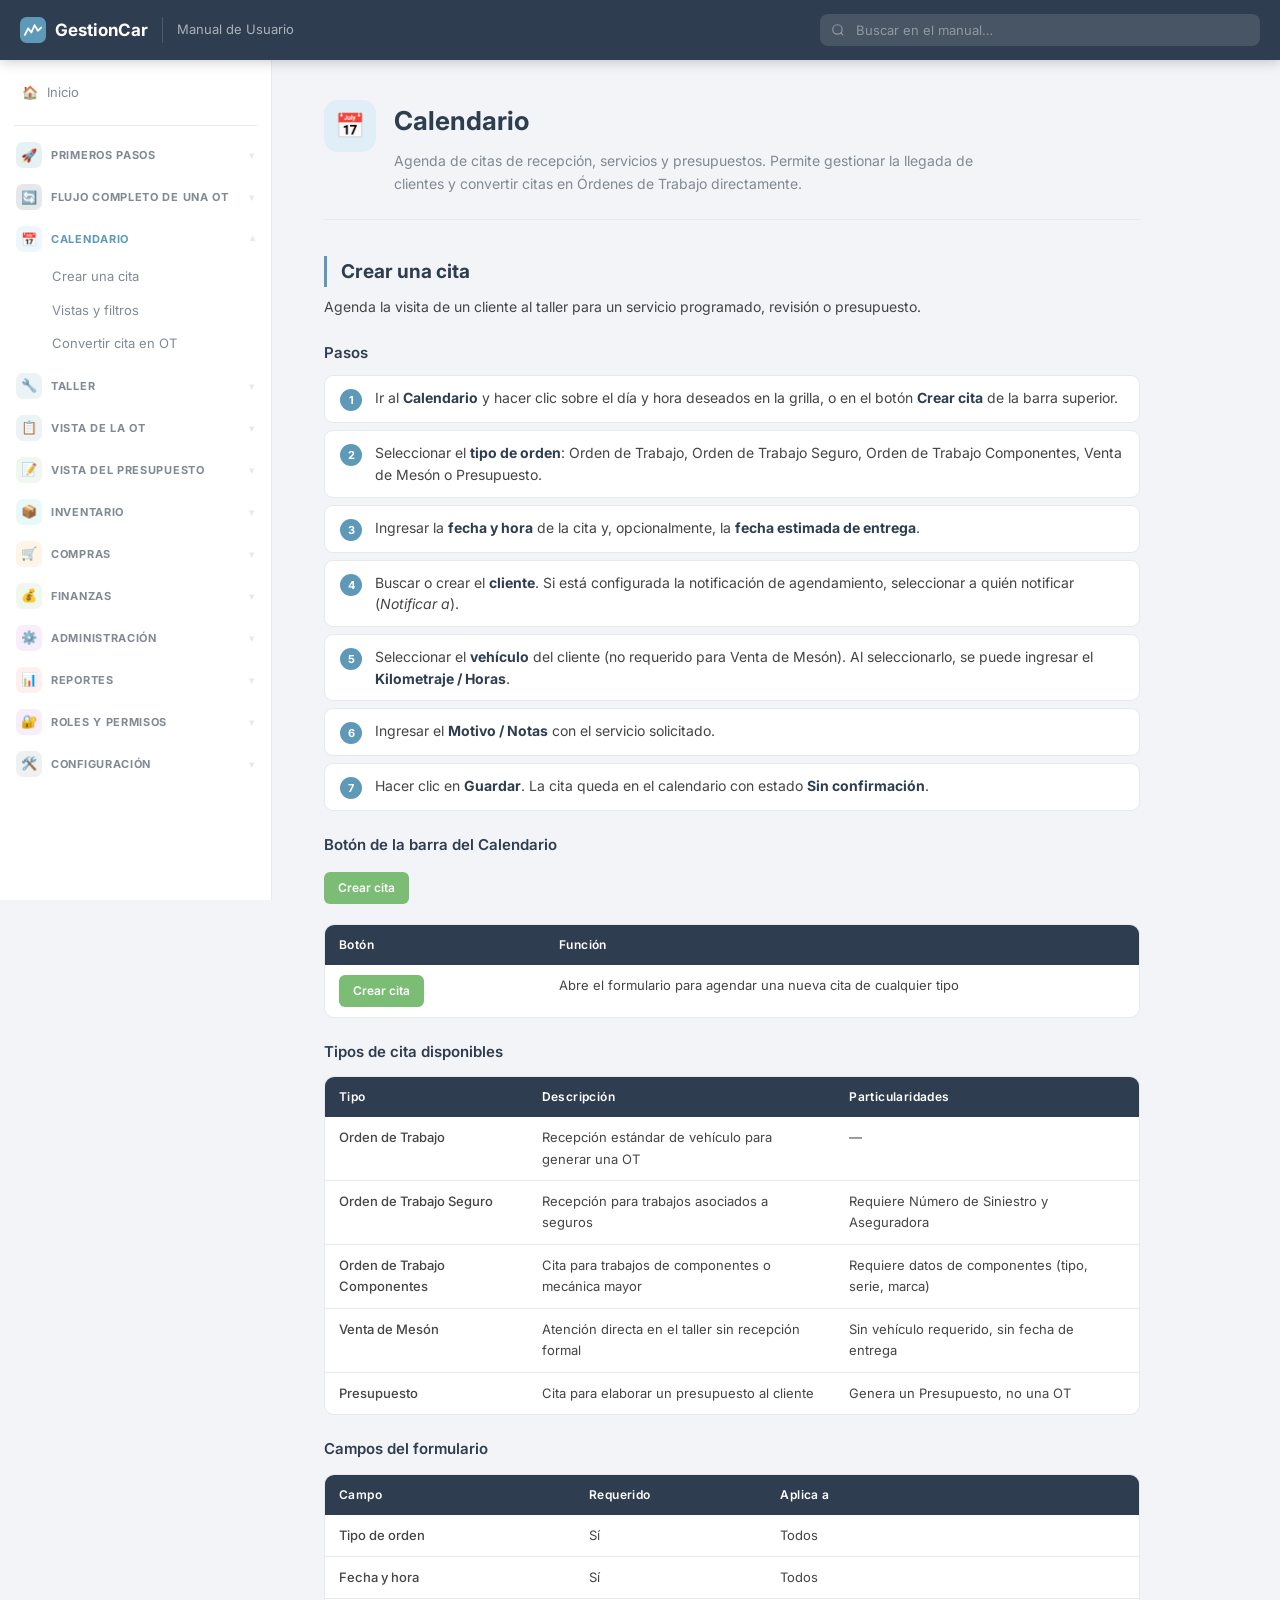
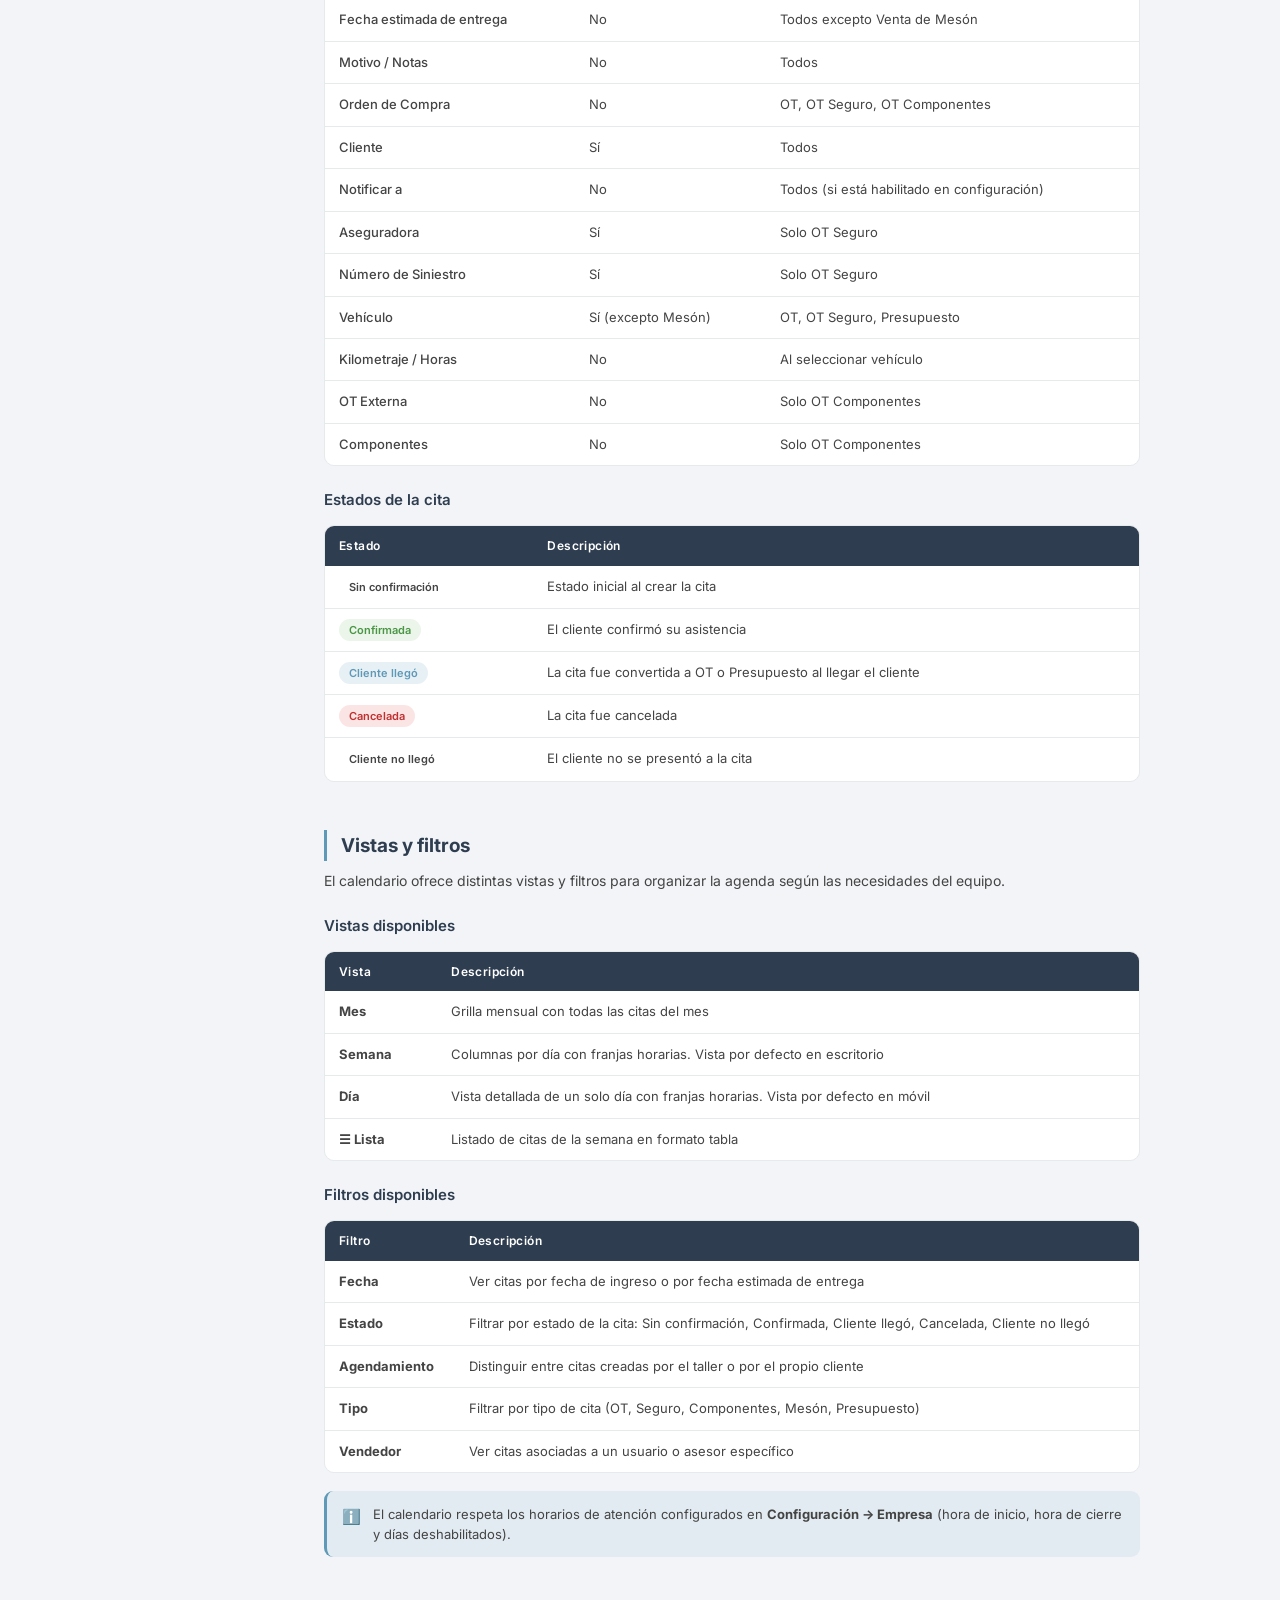
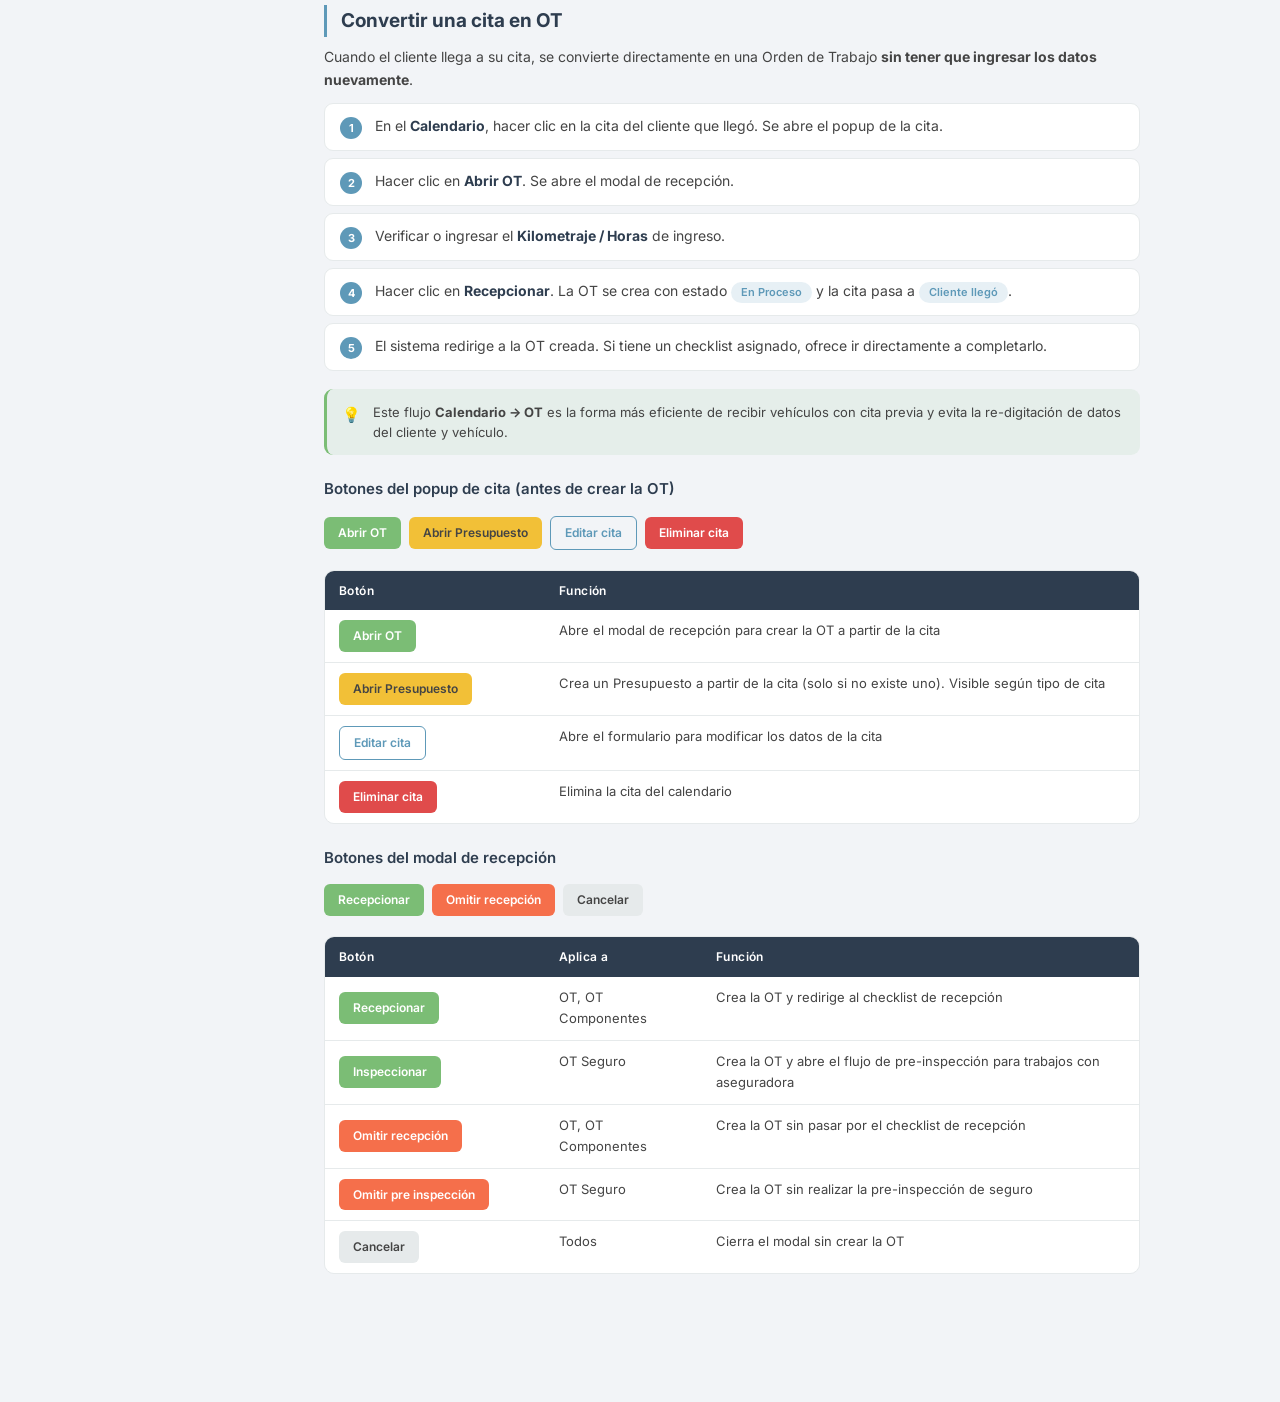
<file: calendario.html>
<!DOCTYPE html>
<html lang="es">
<head>
  <meta charset="UTF-8"/>
  <meta name="viewport" content="width=device-width, initial-scale=1.0"/>
  <title>Calendario — Manual GestionCar</title>
  <link href="https://fonts.googleapis.com/css2?family=Inter:wght@300;400;500;600;700&display=swap" rel="stylesheet"/>
  <link rel="stylesheet" href="styles.css"/>
</head>
<body>
<div class="layout">
  <main class="main">

    <div class="page-header">
      <div class="page-header-icon" style="background:rgba(73,182,245,.1)">📅</div>
      <div class="page-header-text">
        <h1>Calendario</h1>
        <p>Agenda de citas de recepción, servicios y presupuestos. Permite gestionar la llegada de clientes y convertir citas en Órdenes de Trabajo directamente.</p>
      </div>
    </div>

    <!-- Crear una cita -->
    <div class="section">
      <div id="cal-citas" class="section-anchor"></div>
      <h2>Crear una cita</h2>
      <p>Agenda la visita de un cliente al taller para un servicio programado, revisión o presupuesto.</p>

      <h3>Pasos</h3>
      <div class="steps">
        <div class="step"><div class="step-num">1</div><div class="step-text">Ir al <strong>Calendario</strong> y hacer clic sobre el día y hora deseados en la grilla, o en el botón <strong>Crear cita</strong> de la barra superior.</div></div>
        <div class="step"><div class="step-num">2</div><div class="step-text">Seleccionar el <strong>tipo de orden</strong>: Orden de Trabajo, Orden de Trabajo Seguro, Orden de Trabajo Componentes, Venta de Mesón o Presupuesto.</div></div>
        <div class="step"><div class="step-num">3</div><div class="step-text">Ingresar la <strong>fecha y hora</strong> de la cita y, opcionalmente, la <strong>fecha estimada de entrega</strong>.</div></div>
        <div class="step"><div class="step-num">4</div><div class="step-text">Buscar o crear el <strong>cliente</strong>. Si está configurada la notificación de agendamiento, seleccionar a quién notificar (<em>Notificar a</em>).</div></div>
        <div class="step"><div class="step-num">5</div><div class="step-text">Seleccionar el <strong>vehículo</strong> del cliente (no requerido para Venta de Mesón). Al seleccionarlo, se puede ingresar el <strong>Kilometraje / Horas</strong>.</div></div>
        <div class="step"><div class="step-num">6</div><div class="step-text">Ingresar el <strong>Motivo / Notas</strong> con el servicio solicitado.</div></div>
        <div class="step"><div class="step-num">7</div><div class="step-text">Hacer clic en <strong>Guardar</strong>. La cita queda en el calendario con estado <strong>Sin confirmación</strong>.</div></div>
      </div>

      <h3>Botón de la barra del Calendario</h3>
      <div class="btn-row">
        <span class="btn-chip bc-success">Crear cita</span>
      </div>
      <div class="tbl-wrap btn-ref-table">
        <table>
          <thead><tr><th>Botón</th><th>Función</th></tr></thead>
          <tbody>
            <tr><td><span class="btn-chip bc-success">Crear cita</span></td><td>Abre el formulario para agendar una nueva cita de cualquier tipo</td></tr>
          </tbody>
        </table>
      </div>

      <h3>Tipos de cita disponibles</h3>
      <div class="tbl-wrap">
        <table>
          <thead><tr><th>Tipo</th><th>Descripción</th><th>Particularidades</th></tr></thead>
          <tbody>
            <tr><td>Orden de Trabajo</td><td>Recepción estándar de vehículo para generar una OT</td><td>—</td></tr>
            <tr><td>Orden de Trabajo Seguro</td><td>Recepción para trabajos asociados a seguros</td><td>Requiere Número de Siniestro y Aseguradora</td></tr>
            <tr><td>Orden de Trabajo Componentes</td><td>Cita para trabajos de componentes o mecánica mayor</td><td>Requiere datos de componentes (tipo, serie, marca)</td></tr>
            <tr><td>Venta de Mesón</td><td>Atención directa en el taller sin recepción formal</td><td>Sin vehículo requerido, sin fecha de entrega</td></tr>
            <tr><td>Presupuesto</td><td>Cita para elaborar un presupuesto al cliente</td><td>Genera un Presupuesto, no una OT</td></tr>
          </tbody>
        </table>
      </div>

      <h3>Campos del formulario</h3>
      <div class="tbl-wrap">
        <table>
          <thead><tr><th>Campo</th><th>Requerido</th><th>Aplica a</th></tr></thead>
          <tbody>
            <tr><td>Tipo de orden</td><td>Sí</td><td>Todos</td></tr>
            <tr><td>Fecha y hora</td><td>Sí</td><td>Todos</td></tr>
            <tr><td>Fecha estimada de entrega</td><td>No</td><td>Todos excepto Venta de Mesón</td></tr>
            <tr><td>Motivo / Notas</td><td>No</td><td>Todos</td></tr>
            <tr><td>Orden de Compra</td><td>No</td><td>OT, OT Seguro, OT Componentes</td></tr>
            <tr><td>Cliente</td><td>Sí</td><td>Todos</td></tr>
            <tr><td>Notificar a</td><td>No</td><td>Todos (si está habilitado en configuración)</td></tr>
            <tr><td>Aseguradora</td><td>Sí</td><td>Solo OT Seguro</td></tr>
            <tr><td>Número de Siniestro</td><td>Sí</td><td>Solo OT Seguro</td></tr>
            <tr><td>Vehículo</td><td>Sí (excepto Mesón)</td><td>OT, OT Seguro, Presupuesto</td></tr>
            <tr><td>Kilometraje / Horas</td><td>No</td><td>Al seleccionar vehículo</td></tr>
            <tr><td>OT Externa</td><td>No</td><td>Solo OT Componentes</td></tr>
            <tr><td>Componentes</td><td>No</td><td>Solo OT Componentes</td></tr>
          </tbody>
        </table>
      </div>

      <h3>Estados de la cita</h3>
      <div class="tbl-wrap">
        <table>
          <thead><tr><th>Estado</th><th>Descripción</th></tr></thead>
          <tbody>
            <tr><td><span class="badge badge-secondary">Sin confirmación</span></td><td>Estado inicial al crear la cita</td></tr>
            <tr><td><span class="badge badge-green">Confirmada</span></td><td>El cliente confirmó su asistencia</td></tr>
            <tr><td><span class="badge badge-blue">Cliente llegó</span></td><td>La cita fue convertida a OT o Presupuesto al llegar el cliente</td></tr>
            <tr><td><span class="badge badge-red">Cancelada</span></td><td>La cita fue cancelada</td></tr>
            <tr><td><span class="badge badge-secondary">Cliente no llegó</span></td><td>El cliente no se presentó a la cita</td></tr>
          </tbody>
        </table>
      </div>
    </div>

    <!-- Vistas y filtros -->
    <div class="section">
      <div id="cal-vistas" class="section-anchor"></div>
      <h2>Vistas y filtros</h2>
      <p>El calendario ofrece distintas vistas y filtros para organizar la agenda según las necesidades del equipo.</p>

      <h3>Vistas disponibles</h3>
      <div class="tbl-wrap">
        <table>
          <thead><tr><th>Vista</th><th>Descripción</th></tr></thead>
          <tbody>
            <tr><td><strong>Mes</strong></td><td>Grilla mensual con todas las citas del mes</td></tr>
            <tr><td><strong>Semana</strong></td><td>Columnas por día con franjas horarias. Vista por defecto en escritorio</td></tr>
            <tr><td><strong>Día</strong></td><td>Vista detallada de un solo día con franjas horarias. Vista por defecto en móvil</td></tr>
            <tr><td><strong>☰ Lista</strong></td><td>Listado de citas de la semana en formato tabla</td></tr>
          </tbody>
        </table>
      </div>

      <h3>Filtros disponibles</h3>
      <div class="tbl-wrap">
        <table>
          <thead><tr><th>Filtro</th><th>Descripción</th></tr></thead>
          <tbody>
            <tr><td><strong>Fecha</strong></td><td>Ver citas por fecha de ingreso o por fecha estimada de entrega</td></tr>
            <tr><td><strong>Estado</strong></td><td>Filtrar por estado de la cita: Sin confirmación, Confirmada, Cliente llegó, Cancelada, Cliente no llegó</td></tr>
            <tr><td><strong>Agendamiento</strong></td><td>Distinguir entre citas creadas por el taller o por el propio cliente</td></tr>
            <tr><td><strong>Tipo</strong></td><td>Filtrar por tipo de cita (OT, Seguro, Componentes, Mesón, Presupuesto)</td></tr>
            <tr><td><strong>Vendedor</strong></td><td>Ver citas asociadas a un usuario o asesor específico</td></tr>
          </tbody>
        </table>
      </div>

      <div class="callout callout-info">
        <span class="callout-icon">ℹ️</span>
        <div>El calendario respeta los horarios de atención configurados en <strong>Configuración → Empresa</strong> (hora de inicio, hora de cierre y días deshabilitados).</div>
      </div>
    </div>

    <!-- Crear OT desde cita -->
    <div class="section">
      <div id="cal-ot" class="section-anchor"></div>
      <h2>Convertir una cita en OT</h2>
      <p>Cuando el cliente llega a su cita, se convierte directamente en una Orden de Trabajo <strong>sin tener que ingresar los datos nuevamente</strong>.</p>

      <div class="steps">
        <div class="step"><div class="step-num">1</div><div class="step-text">En el <strong>Calendario</strong>, hacer clic en la cita del cliente que llegó. Se abre el popup de la cita.</div></div>
        <div class="step"><div class="step-num">2</div><div class="step-text">Hacer clic en <strong>Abrir OT</strong>. Se abre el modal de recepción.</div></div>
        <div class="step"><div class="step-num">3</div><div class="step-text">Verificar o ingresar el <strong>Kilometraje / Horas</strong> de ingreso.</div></div>
        <div class="step"><div class="step-num">4</div><div class="step-text">Hacer clic en <strong>Recepcionar</strong>. La OT se crea con estado <span class="badge badge-blue">En Proceso</span> y la cita pasa a <span class="badge badge-blue">Cliente llegó</span>.</div></div>
        <div class="step"><div class="step-num">5</div><div class="step-text">El sistema redirige a la OT creada. Si tiene un checklist asignado, ofrece ir directamente a completarlo.</div></div>
      </div>

      <div class="callout callout-tip">
        <span class="callout-icon">💡</span>
        <div>Este flujo <strong>Calendario → OT</strong> es la forma más eficiente de recibir vehículos con cita previa y evita la re-digitación de datos del cliente y vehículo.</div>
      </div>

      <h3>Botones del popup de cita (antes de crear la OT)</h3>
      <div class="btn-row">
        <span class="btn-chip bc-success">Abrir OT</span>
        <span class="btn-chip bc-warning">Abrir Presupuesto</span>
        <span class="btn-chip bc-ol-primary">Editar cita</span>
        <span class="btn-chip bc-danger">Eliminar cita</span>
      </div>
      <div class="tbl-wrap btn-ref-table">
        <table>
          <thead><tr><th>Botón</th><th>Función</th></tr></thead>
          <tbody>
            <tr><td><span class="btn-chip bc-success">Abrir OT</span></td><td>Abre el modal de recepción para crear la OT a partir de la cita</td></tr>
            <tr><td><span class="btn-chip bc-warning">Abrir Presupuesto</span></td><td>Crea un Presupuesto a partir de la cita (solo si no existe uno). Visible según tipo de cita</td></tr>
            <tr><td><span class="btn-chip bc-ol-primary">Editar cita</span></td><td>Abre el formulario para modificar los datos de la cita</td></tr>
            <tr><td><span class="btn-chip bc-danger">Eliminar cita</span></td><td>Elimina la cita del calendario</td></tr>
          </tbody>
        </table>
      </div>

      <h3>Botones del modal de recepción</h3>
      <div class="btn-row">
        <span class="btn-chip bc-success">Recepcionar</span>
        <span class="btn-chip bc-secondary">Omitir recepción</span>
        <span class="btn-chip bc-light">Cancelar</span>
      </div>
      <div class="tbl-wrap btn-ref-table">
        <table>
          <thead><tr><th>Botón</th><th>Aplica a</th><th>Función</th></tr></thead>
          <tbody>
            <tr><td><span class="btn-chip bc-success">Recepcionar</span></td><td>OT, OT Componentes</td><td>Crea la OT y redirige al checklist de recepción</td></tr>
            <tr><td><span class="btn-chip bc-success">Inspeccionar</span></td><td>OT Seguro</td><td>Crea la OT y abre el flujo de pre-inspección para trabajos con aseguradora</td></tr>
            <tr><td><span class="btn-chip bc-secondary">Omitir recepción</span></td><td>OT, OT Componentes</td><td>Crea la OT sin pasar por el checklist de recepción</td></tr>
            <tr><td><span class="btn-chip bc-secondary">Omitir pre inspección</span></td><td>OT Seguro</td><td>Crea la OT sin realizar la pre-inspección de seguro</td></tr>
            <tr><td><span class="btn-chip bc-light">Cancelar</span></td><td>Todos</td><td>Cierra el modal sin crear la OT</td></tr>
          </tbody>
        </table>
      </div>
    </div>


  </main>
</div>
<script src="nav.js"></script>
<script>initNav('calendario');</script>
</body>
</html>
</file>
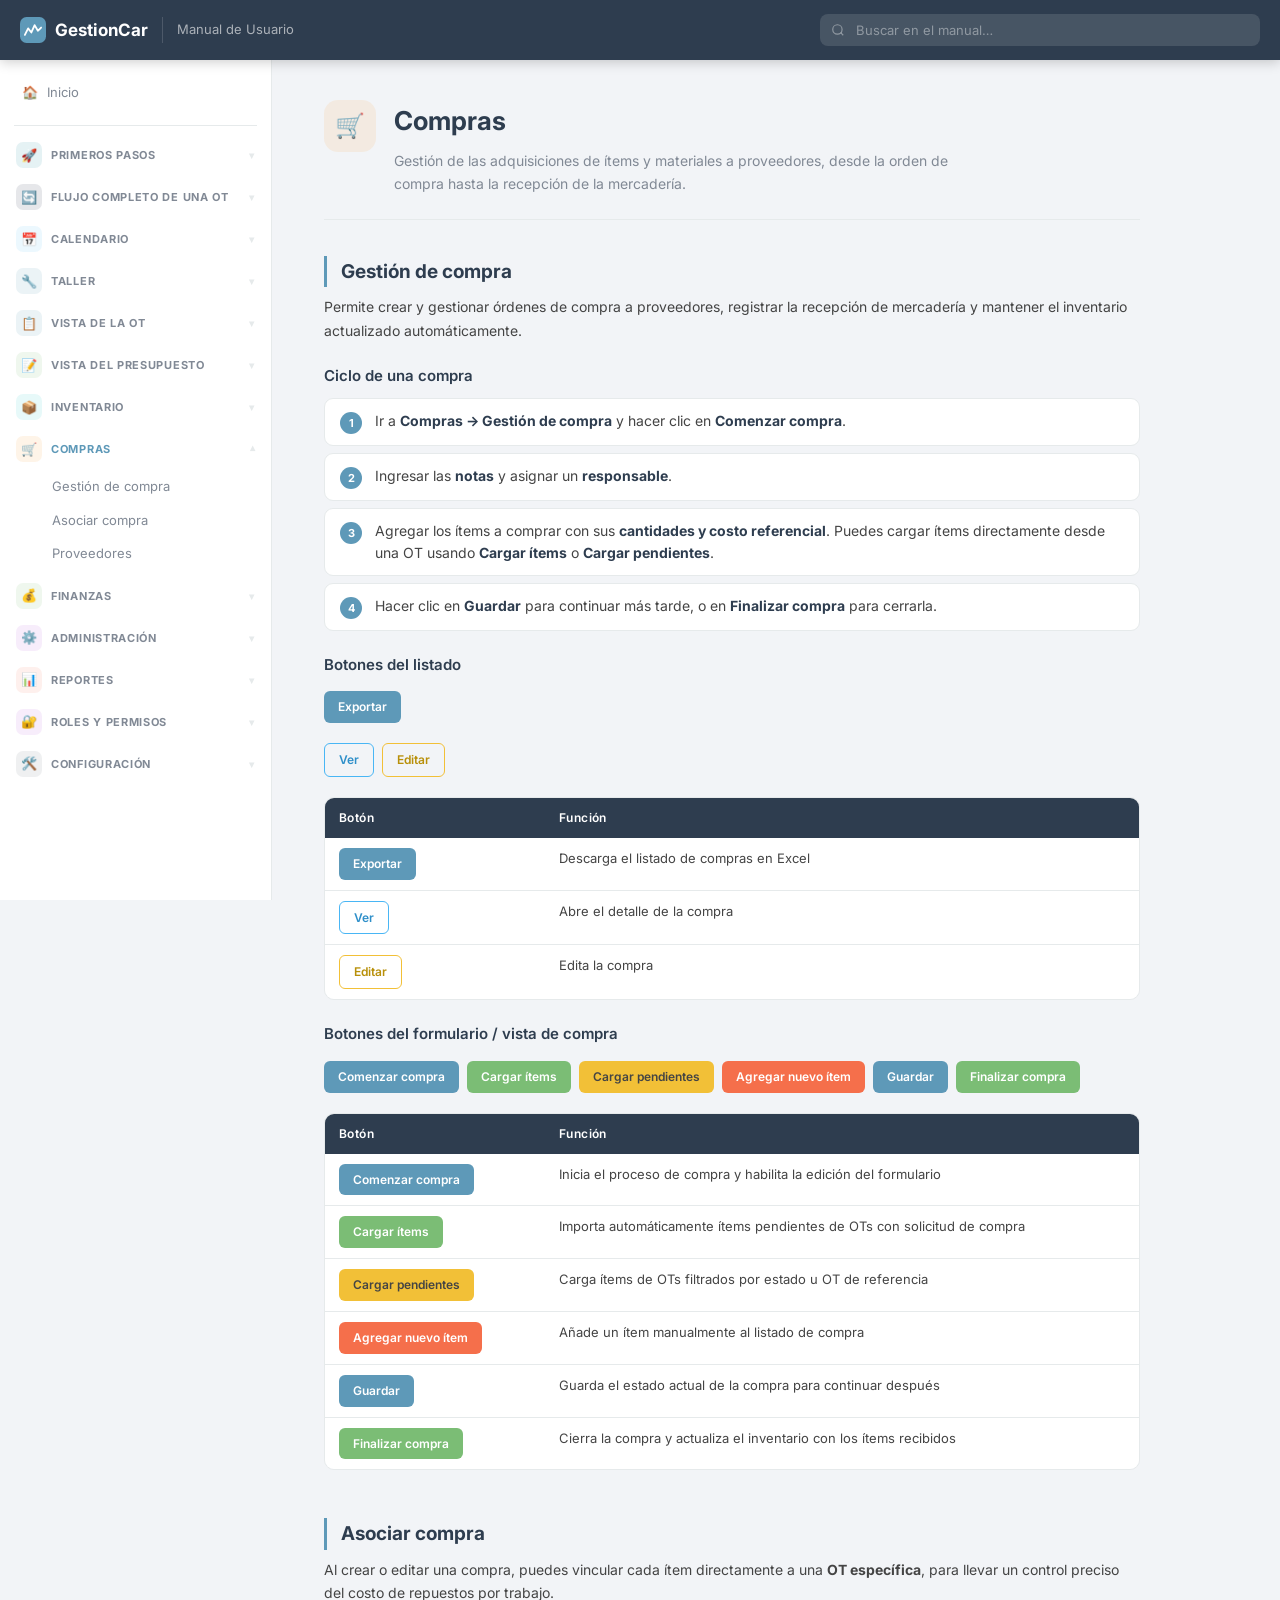
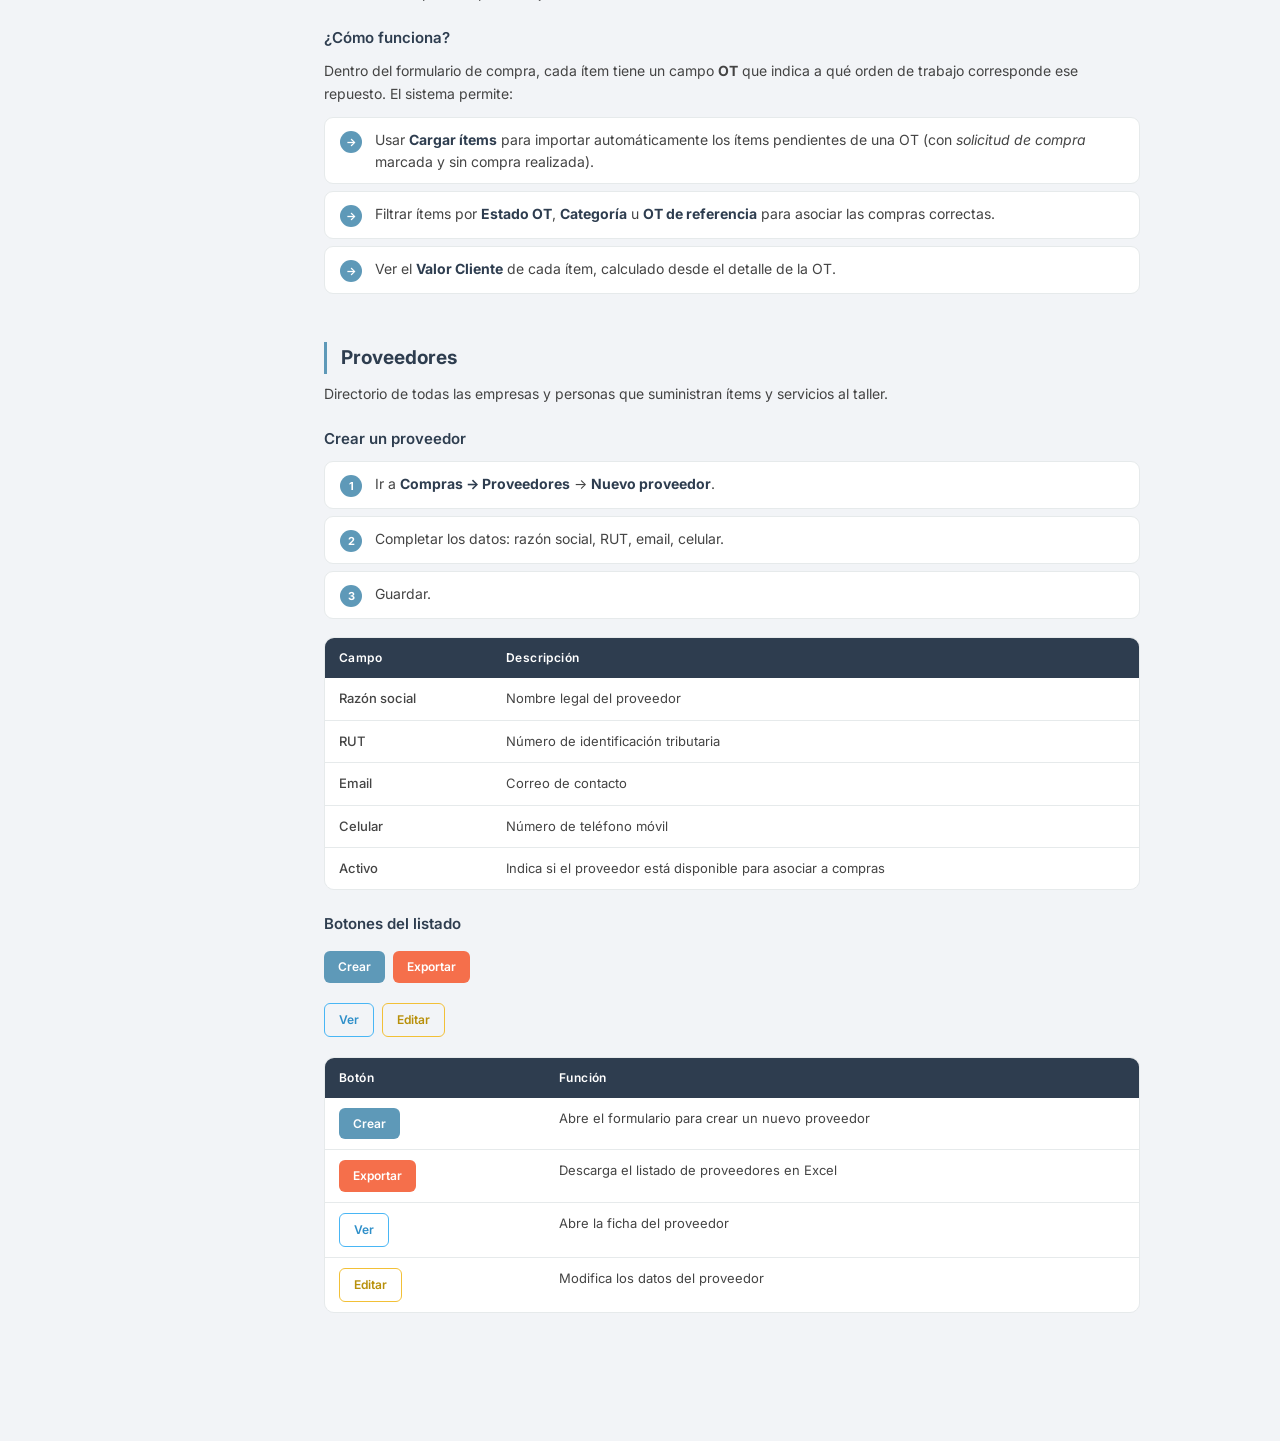
<file: compras.html>
<!DOCTYPE html>
<html lang="es">
<head>
  <meta charset="UTF-8"/>
  <meta name="viewport" content="width=device-width, initial-scale=1.0"/>
  <title>Compras — Manual GestionCar</title>
  <link href="https://fonts.googleapis.com/css2?family=Inter:wght@300;400;500;600;700&display=swap" rel="stylesheet"/>
  <link rel="stylesheet" href="styles.css"/>
</head>
<body>
<div class="layout">
  <main class="main">

    <div class="page-header">
      <div class="page-header-icon" style="background:rgba(247,148,29,.1)">🛒</div>
      <div class="page-header-text">
        <h1>Compras</h1>
        <p>Gestión de las adquisiciones de ítems y materiales a proveedores, desde la orden de compra hasta la recepción de la mercadería.</p>
      </div>
    </div>

    <!-- Gestión de compra -->
    <div class="section">
      <div id="gestion-compra" class="section-anchor"></div>
      <h2>Gestión de compra</h2>
      <p>Permite crear y gestionar órdenes de compra a proveedores, registrar la recepción de mercadería y mantener el inventario actualizado automáticamente.</p>

      <h3>Ciclo de una compra</h3>
      <div class="steps">
        <div class="step"><div class="step-num">1</div><div class="step-text">Ir a <strong>Compras → Gestión de compra</strong> y hacer clic en <strong>Comenzar compra</strong>.</div></div>
        <div class="step"><div class="step-num">2</div><div class="step-text">Ingresar las <strong>notas</strong> y asignar un <strong>responsable</strong>.</div></div>
        <div class="step"><div class="step-num">3</div><div class="step-text">Agregar los ítems a comprar con sus <strong>cantidades y costo referencial</strong>. Puedes cargar ítems directamente desde una OT usando <strong>Cargar ítems</strong> o <strong>Cargar pendientes</strong>.</div></div>
        <div class="step"><div class="step-num">4</div><div class="step-text">Hacer clic en <strong>Guardar</strong> para continuar más tarde, o en <strong>Finalizar compra</strong> para cerrarla.</div></div>
      </div>

      <h3>Botones del listado</h3>
      <div class="btn-row">
        <span class="btn-chip bc-primary">Exportar</span>
      </div>
      <div class="btn-row">
        <span class="btn-chip bc-ol-info">Ver</span>
        <span class="btn-chip bc-ol-warning">Editar</span>
      </div>
      <div class="tbl-wrap btn-ref-table">
        <table>
          <thead><tr><th>Botón</th><th>Función</th></tr></thead>
          <tbody>
            <tr><td><span class="btn-chip bc-primary">Exportar</span></td><td>Descarga el listado de compras en Excel</td></tr>
            <tr><td><span class="btn-chip bc-ol-info">Ver</span></td><td>Abre el detalle de la compra</td></tr>
            <tr><td><span class="btn-chip bc-ol-warning">Editar</span></td><td>Edita la compra</td></tr>
          </tbody>
        </table>
      </div>

      <h3>Botones del formulario / vista de compra</h3>
      <div class="btn-row">
        <span class="btn-chip bc-primary">Comenzar compra</span>
        <span class="btn-chip bc-success">Cargar ítems</span>
        <span class="btn-chip bc-warning">Cargar pendientes</span>
        <span class="btn-chip bc-secondary">Agregar nuevo ítem</span>
        <span class="btn-chip bc-primary">Guardar</span>
        <span class="btn-chip bc-success">Finalizar compra</span>
      </div>
      <div class="tbl-wrap btn-ref-table">
        <table>
          <thead><tr><th>Botón</th><th>Función</th></tr></thead>
          <tbody>
            <tr><td><span class="btn-chip bc-primary">Comenzar compra</span></td><td>Inicia el proceso de compra y habilita la edición del formulario</td></tr>
            <tr><td><span class="btn-chip bc-success">Cargar ítems</span></td><td>Importa automáticamente ítems pendientes de OTs con solicitud de compra</td></tr>
            <tr><td><span class="btn-chip bc-warning">Cargar pendientes</span></td><td>Carga ítems de OTs filtrados por estado u OT de referencia</td></tr>
            <tr><td><span class="btn-chip bc-secondary">Agregar nuevo ítem</span></td><td>Añade un ítem manualmente al listado de compra</td></tr>
            <tr><td><span class="btn-chip bc-primary">Guardar</span></td><td>Guarda el estado actual de la compra para continuar después</td></tr>
            <tr><td><span class="btn-chip bc-success">Finalizar compra</span></td><td>Cierra la compra y actualiza el inventario con los ítems recibidos</td></tr>
          </tbody>
        </table>
      </div>
    </div>

    <!-- Asociar compra -->
    <div class="section">
      <div id="asociar-compra" class="section-anchor"></div>
      <h2>Asociar compra</h2>
      <p>Al crear o editar una compra, puedes vincular cada ítem directamente a una <strong>OT específica</strong>, para llevar un control preciso del costo de repuestos por trabajo.</p>

      <h3>¿Cómo funciona?</h3>
      <p>Dentro del formulario de compra, cada ítem tiene un campo <strong>OT</strong> que indica a qué orden de trabajo corresponde ese repuesto. El sistema permite:</p>
      <div class="steps">
        <div class="step"><div class="step-num">→</div><div class="step-text">Usar <strong>Cargar ítems</strong> para importar automáticamente los ítems pendientes de una OT (con <em>solicitud de compra</em> marcada y sin compra realizada).</div></div>
        <div class="step"><div class="step-num">→</div><div class="step-text">Filtrar ítems por <strong>Estado OT</strong>, <strong>Categoría</strong> u <strong>OT de referencia</strong> para asociar las compras correctas.</div></div>
        <div class="step"><div class="step-num">→</div><div class="step-text">Ver el <strong>Valor Cliente</strong> de cada ítem, calculado desde el detalle de la OT.</div></div>
      </div>
    </div>

    <!-- Proveedores -->
    <div class="section">
      <div id="proveedores" class="section-anchor"></div>
      <h2>Proveedores</h2>
      <p>Directorio de todas las empresas y personas que suministran ítems y servicios al taller.</p>

      <h3>Crear un proveedor</h3>
      <div class="steps">
        <div class="step"><div class="step-num">1</div><div class="step-text">Ir a <strong>Compras → Proveedores</strong> → <strong>Nuevo proveedor</strong>.</div></div>
        <div class="step"><div class="step-num">2</div><div class="step-text">Completar los datos: razón social, RUT, email, celular.</div></div>
        <div class="step"><div class="step-num">3</div><div class="step-text">Guardar.</div></div>
      </div>

      <div class="tbl-wrap">
        <table>
          <thead><tr><th>Campo</th><th>Descripción</th></tr></thead>
          <tbody>
            <tr><td>Razón social</td><td>Nombre legal del proveedor</td></tr>
            <tr><td>RUT</td><td>Número de identificación tributaria</td></tr>
            <tr><td>Email</td><td>Correo de contacto</td></tr>
            <tr><td>Celular</td><td>Número de teléfono móvil</td></tr>
            <tr><td>Activo</td><td>Indica si el proveedor está disponible para asociar a compras</td></tr>
          </tbody>
        </table>
      </div>

      <h3>Botones del listado</h3>
      <div class="btn-row">
        <span class="btn-chip bc-primary">Crear</span>
        <span class="btn-chip bc-secondary">Exportar</span>
      </div>
      <div class="btn-row">
        <span class="btn-chip bc-ol-info">Ver</span>
        <span class="btn-chip bc-ol-warning">Editar</span>
      </div>
      <div class="tbl-wrap btn-ref-table">
        <table>
          <thead><tr><th>Botón</th><th>Función</th></tr></thead>
          <tbody>
            <tr><td><span class="btn-chip bc-primary">Crear</span></td><td>Abre el formulario para crear un nuevo proveedor</td></tr>
            <tr><td><span class="btn-chip bc-secondary">Exportar</span></td><td>Descarga el listado de proveedores en Excel</td></tr>
            <tr><td><span class="btn-chip bc-ol-info">Ver</span></td><td>Abre la ficha del proveedor</td></tr>
            <tr><td><span class="btn-chip bc-ol-warning">Editar</span></td><td>Modifica los datos del proveedor</td></tr>
          </tbody>
        </table>
      </div>
    </div>

  </main>
</div>
<script src="nav.js"></script>
<script>initNav('compras');</script>
</body>
</html>
</file>
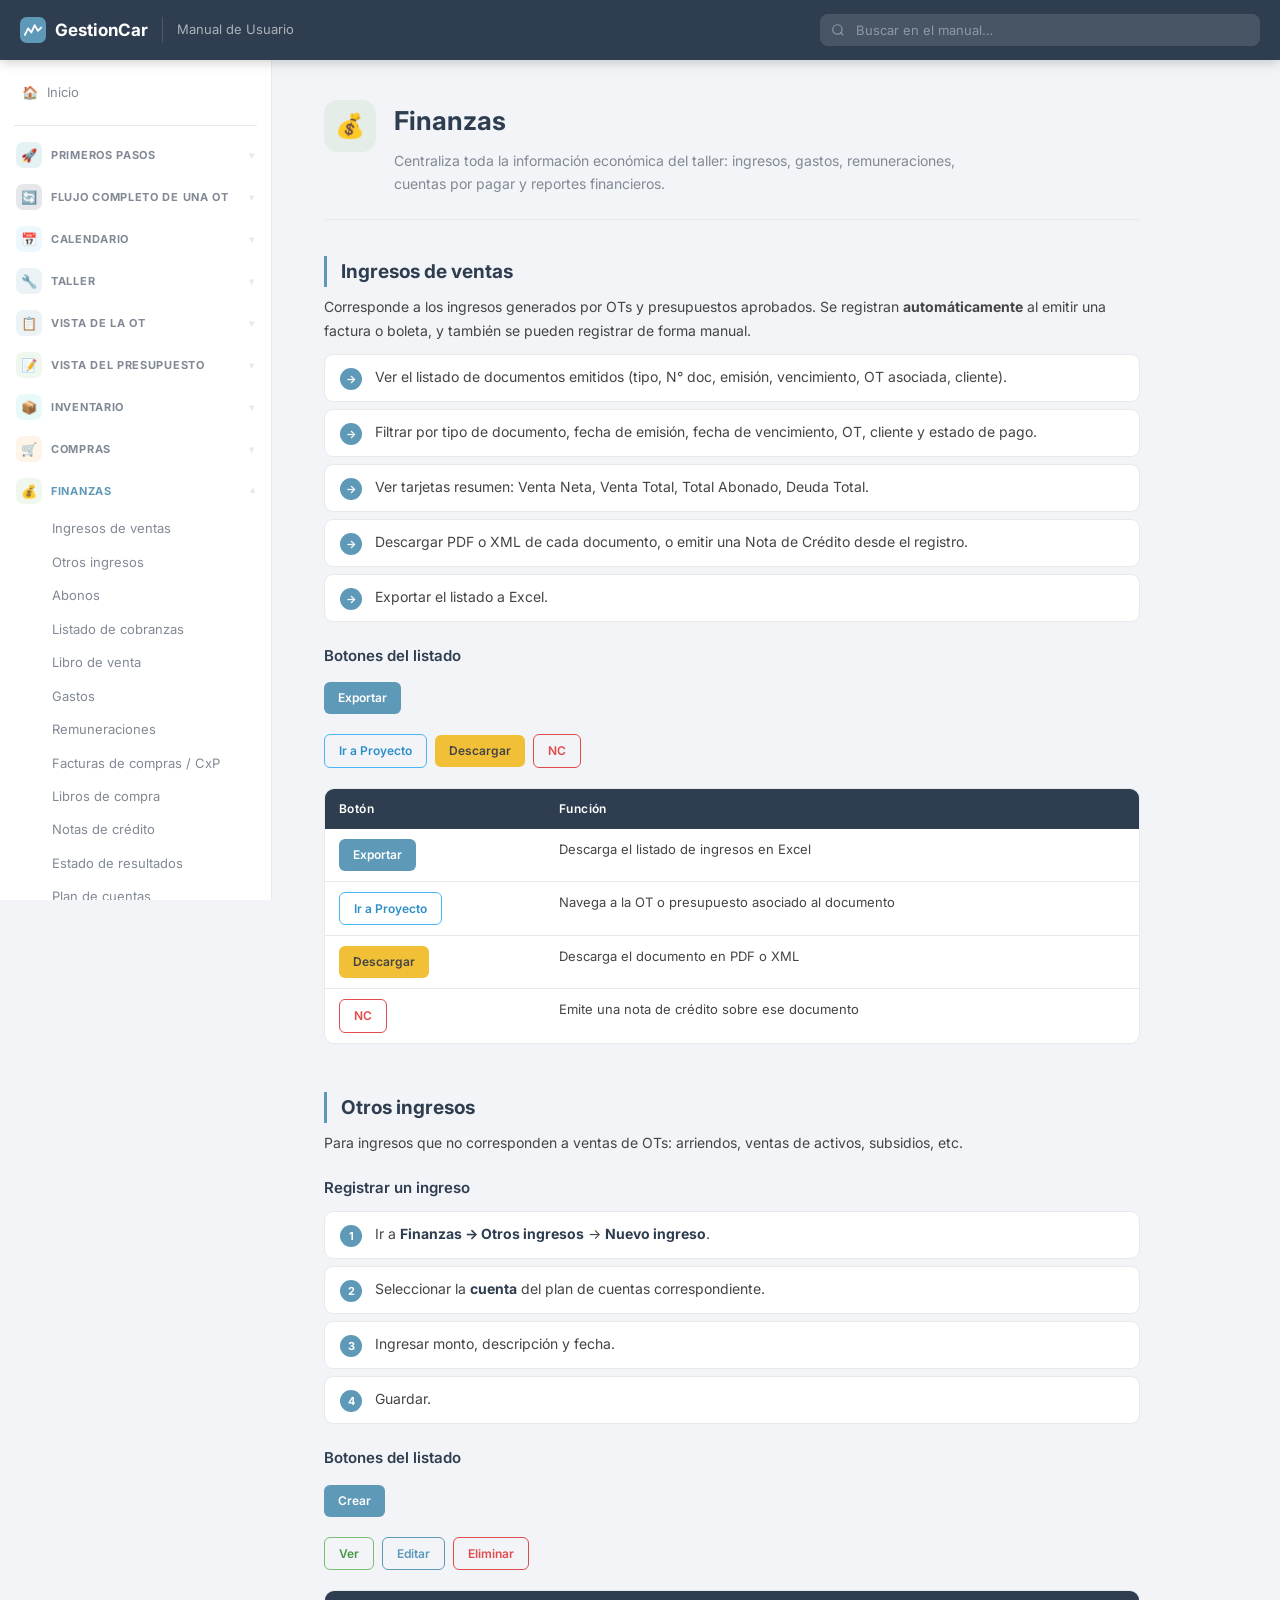
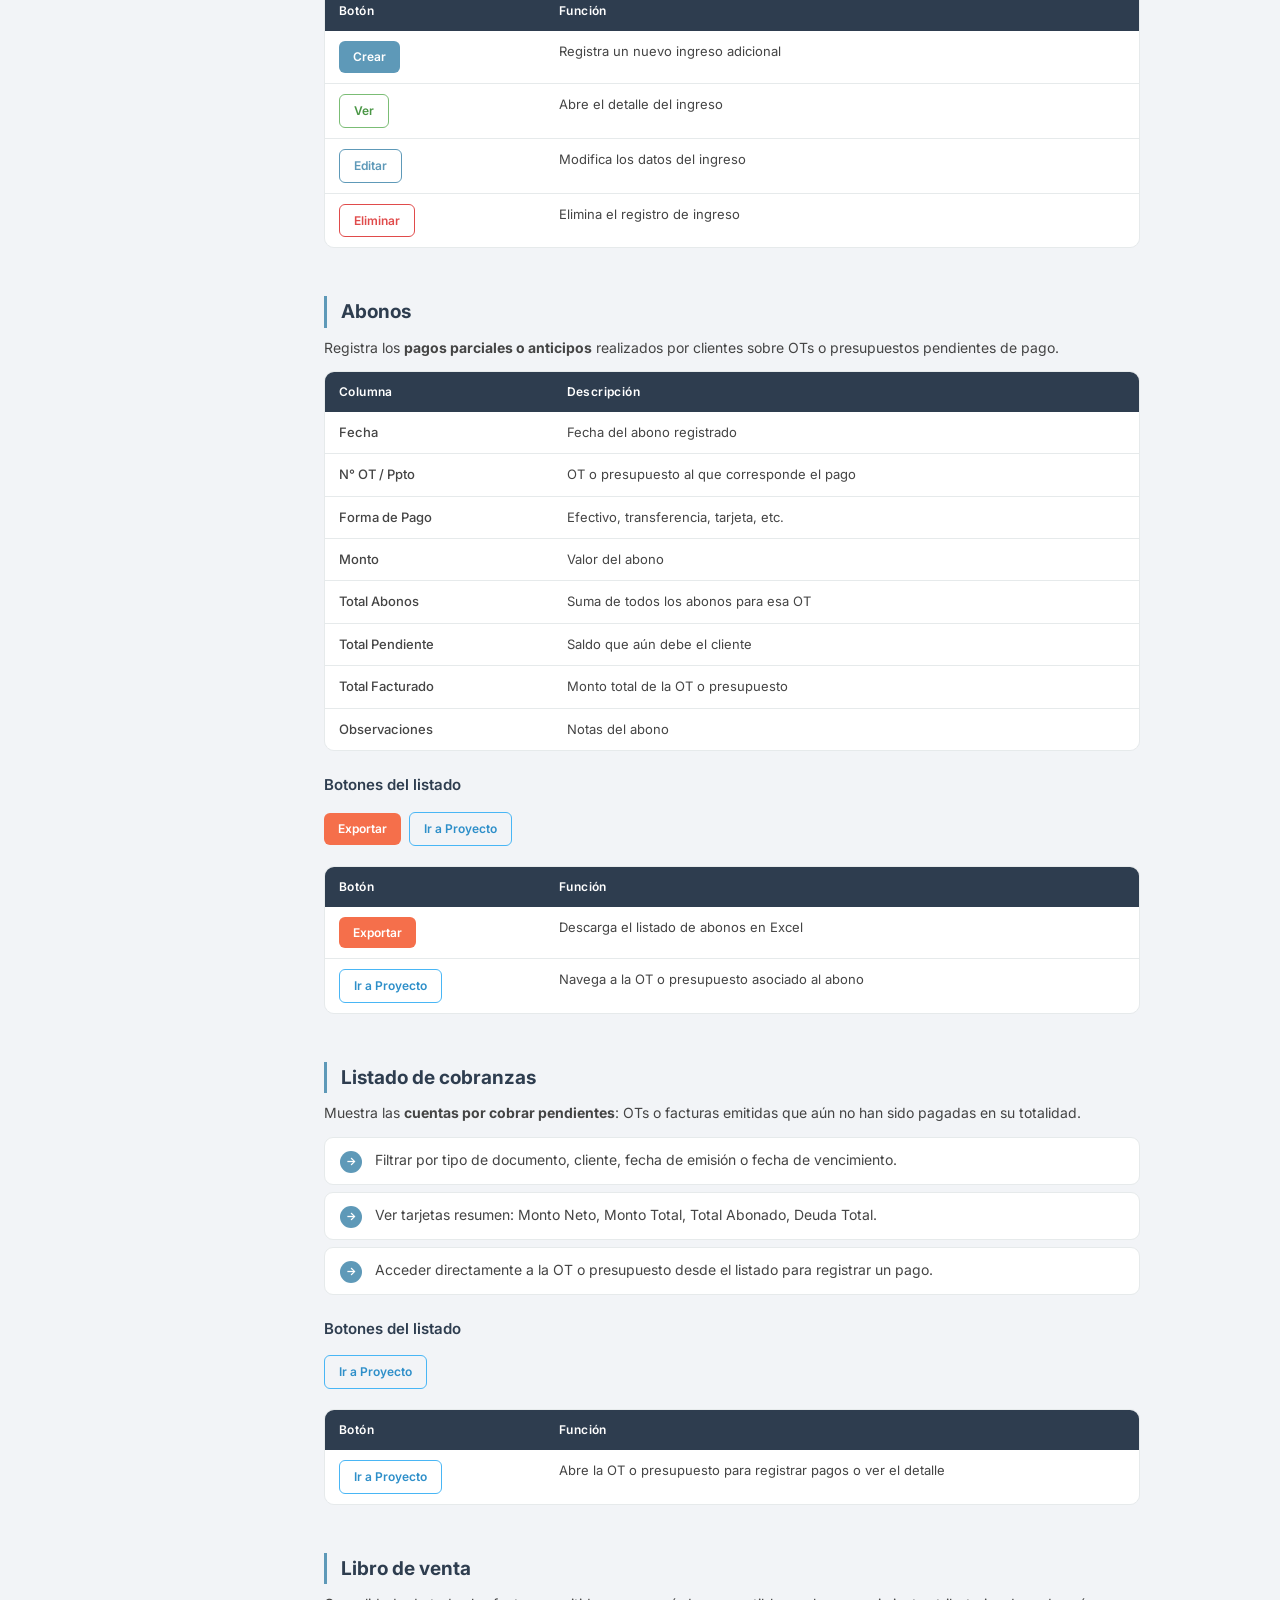
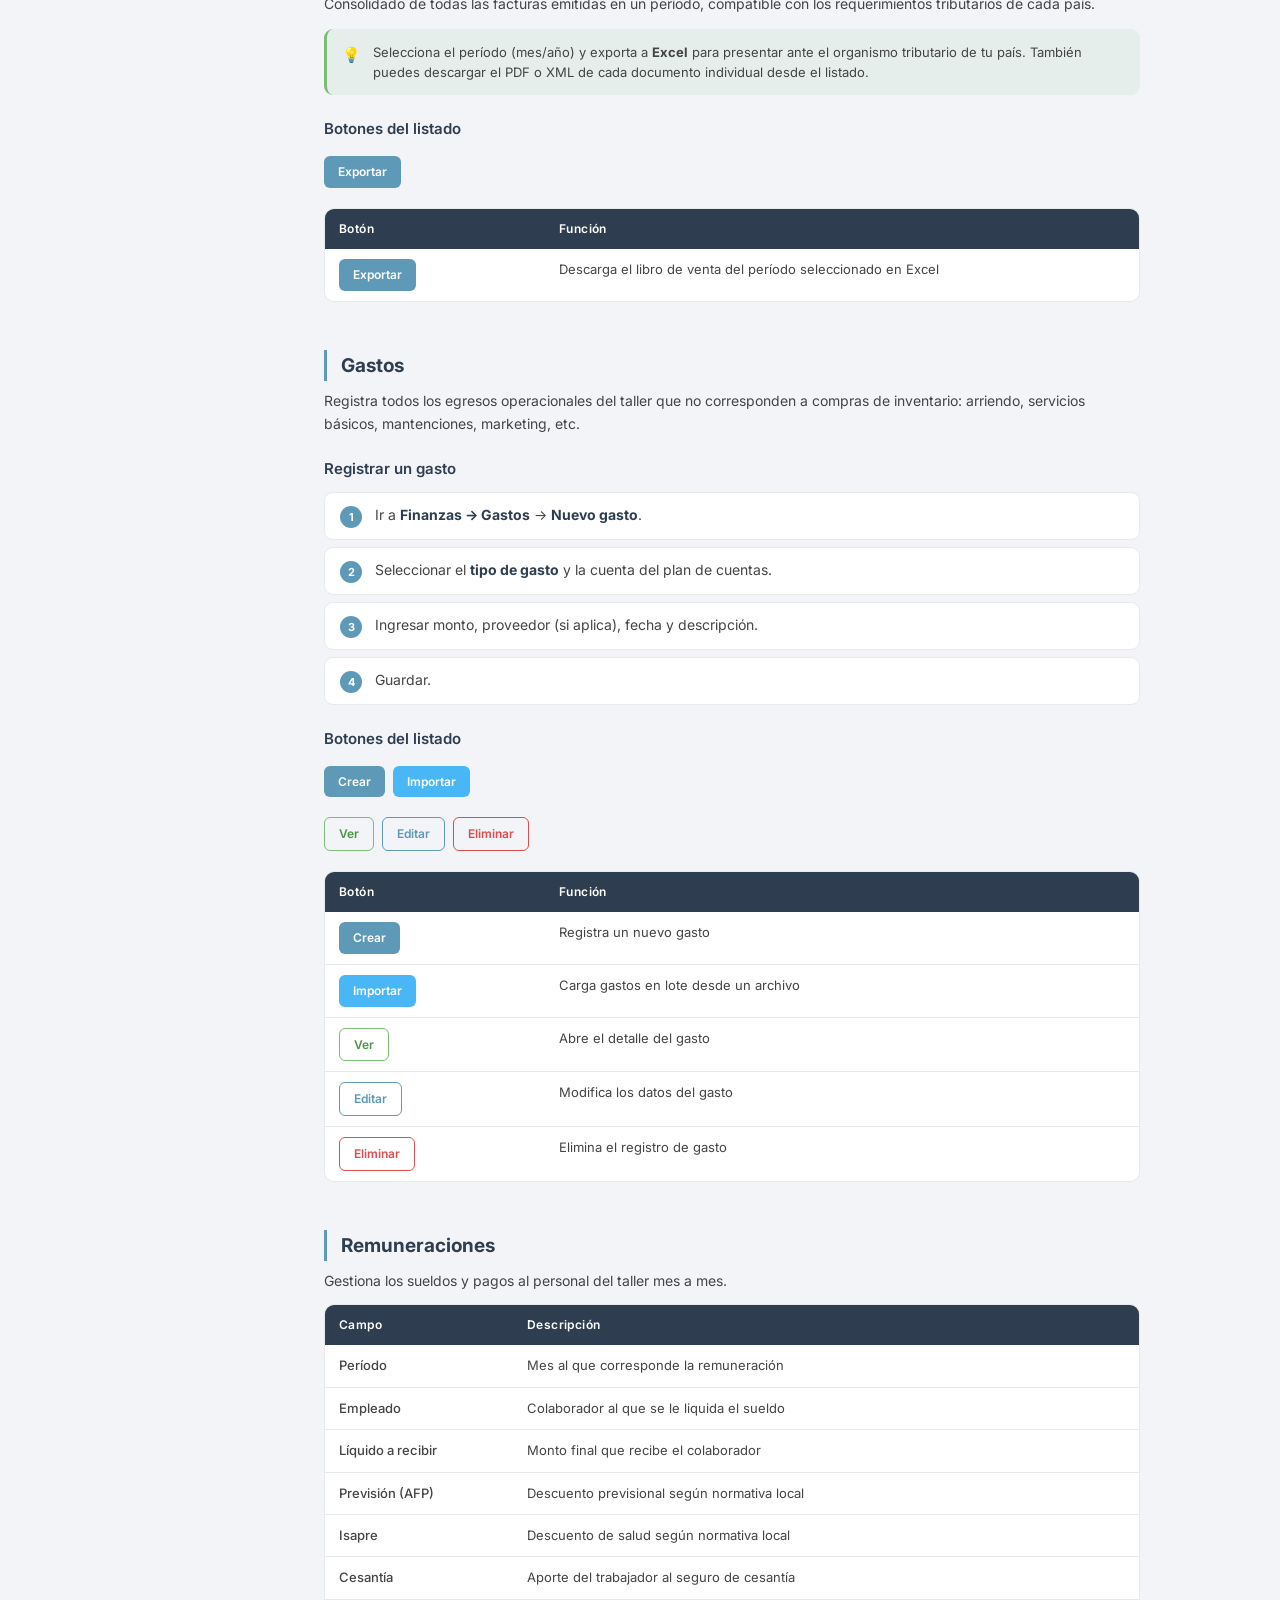
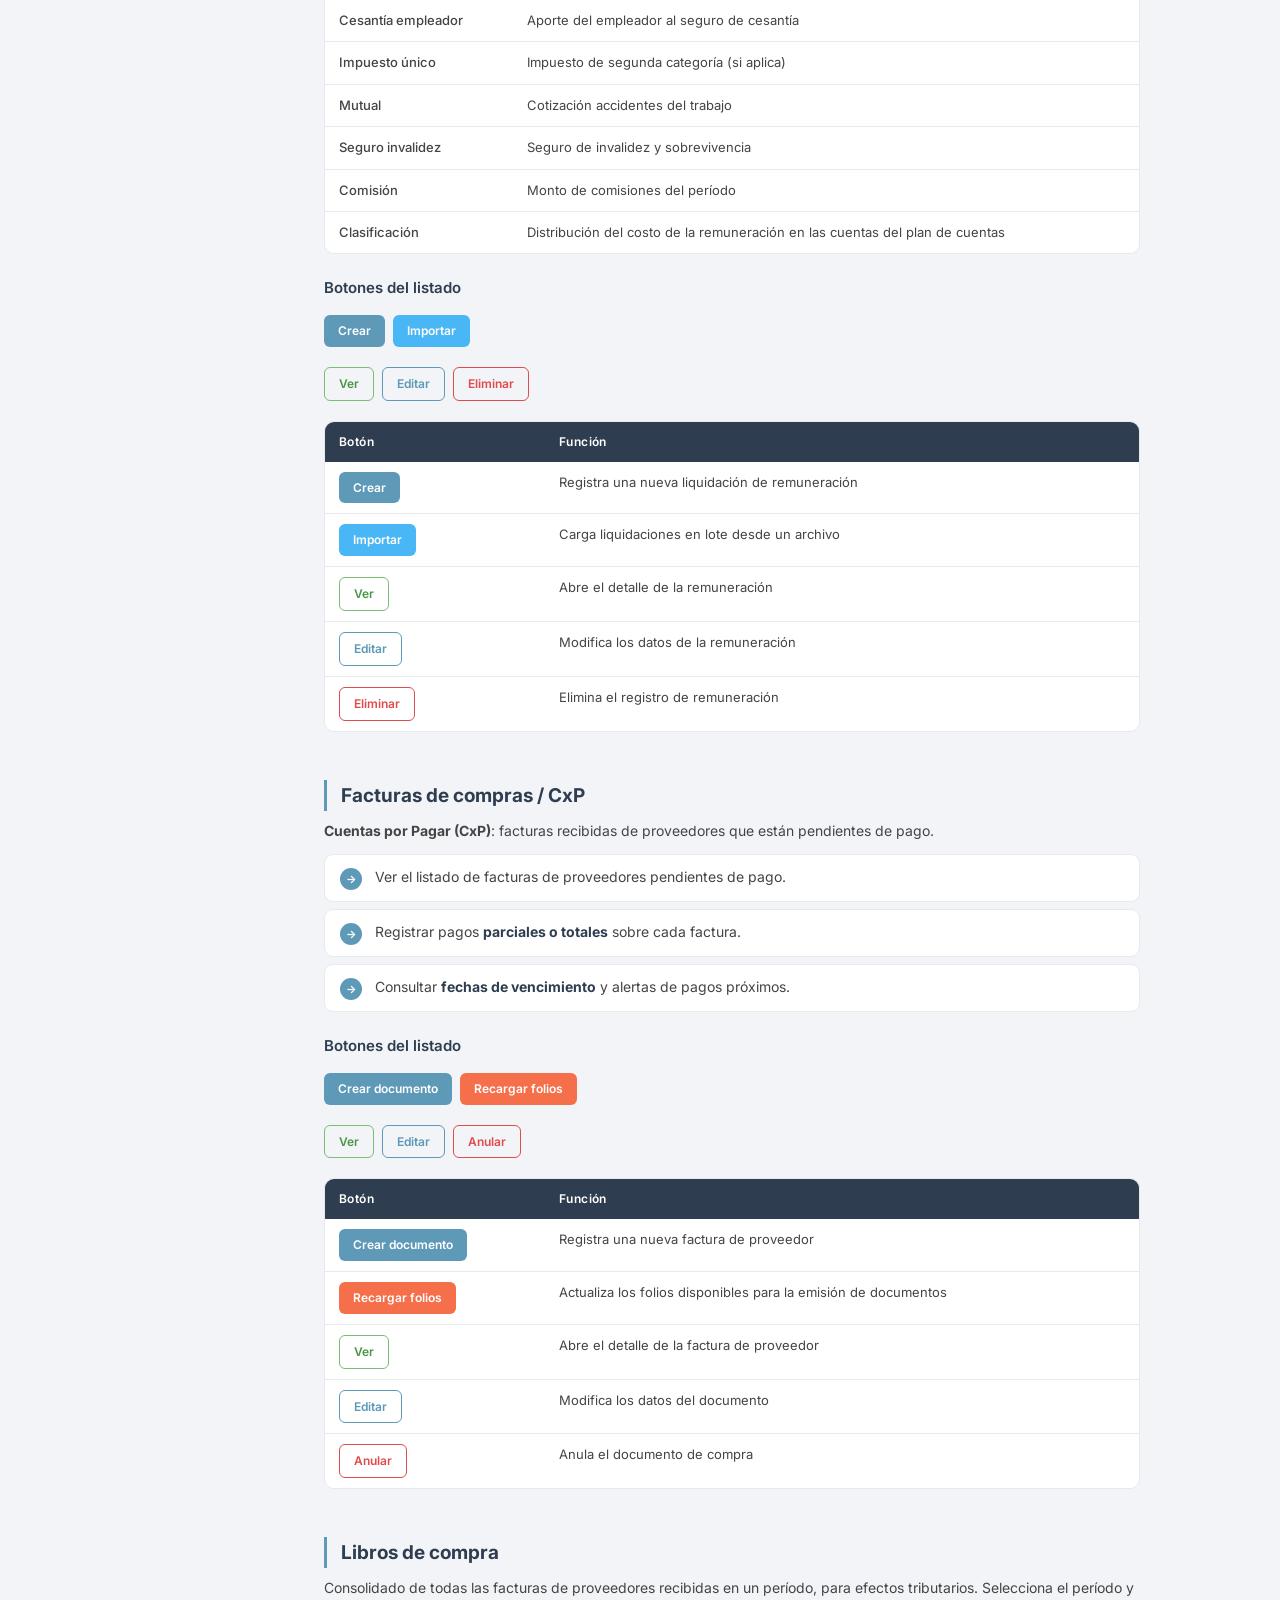
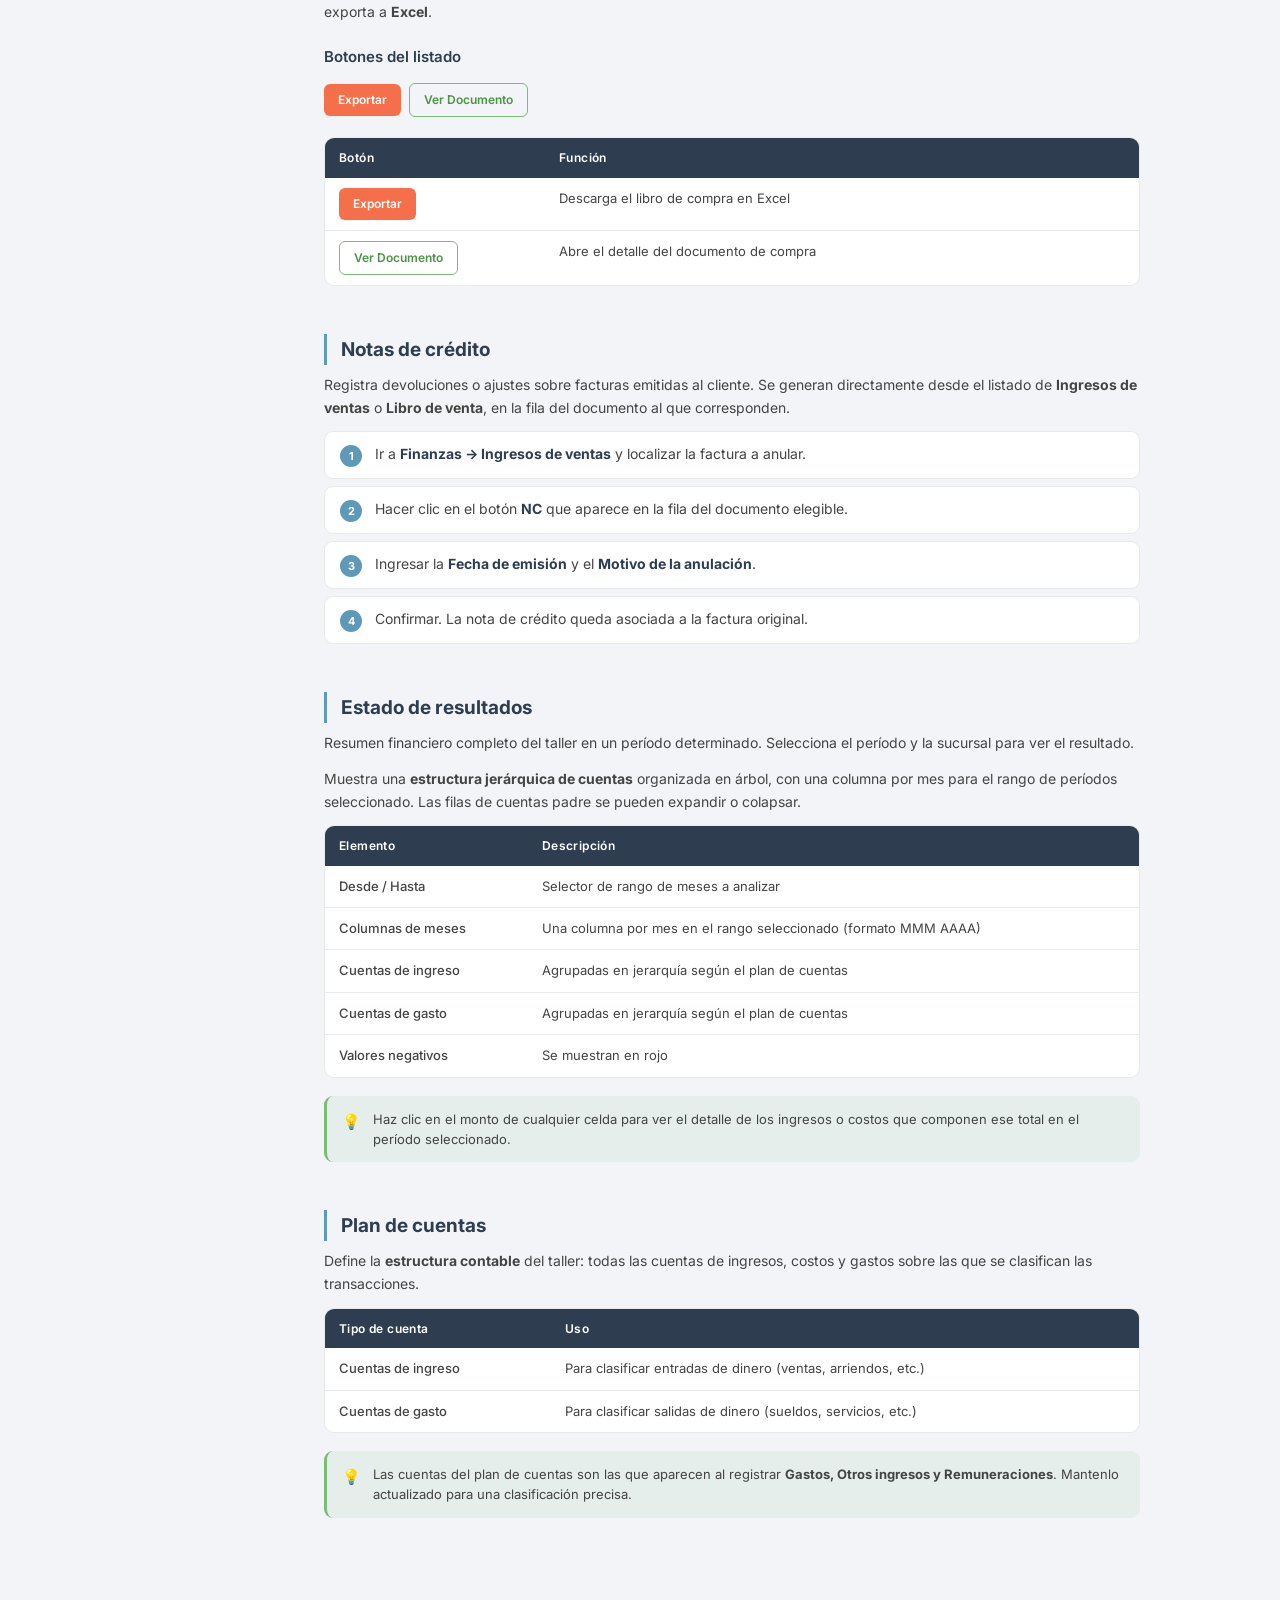
<file: finanzas.html>
<!DOCTYPE html>
<html lang="es">
<head>
  <meta charset="UTF-8"/>
  <meta name="viewport" content="width=device-width, initial-scale=1.0"/>
  <title>Finanzas — Manual GestionCar</title>
  <link href="https://fonts.googleapis.com/css2?family=Inter:wght@300;400;500;600;700&display=swap" rel="stylesheet"/>
  <link rel="stylesheet" href="styles.css"/>
</head>
<body>
<div class="layout">
  <main class="main">

    <div class="page-header">
      <div class="page-header-icon" style="background:rgba(123,189,117,.12)">💰</div>
      <div class="page-header-text">
        <h1>Finanzas</h1>
        <p>Centraliza toda la información económica del taller: ingresos, gastos, remuneraciones, cuentas por pagar y reportes financieros.</p>
      </div>
    </div>

    <!-- Ingresos de ventas -->
    <div class="section">
      <div id="ingresos-ventas" class="section-anchor"></div>
      <h2>Ingresos de ventas</h2>
      <p>Corresponde a los ingresos generados por OTs y presupuestos aprobados. Se registran <strong>automáticamente</strong> al emitir una factura o boleta, y también se pueden registrar de forma manual.</p>
      <div class="steps">
        <div class="step"><div class="step-num">→</div><div class="step-text">Ver el listado de documentos emitidos (tipo, N° doc, emisión, vencimiento, OT asociada, cliente).</div></div>
        <div class="step"><div class="step-num">→</div><div class="step-text">Filtrar por tipo de documento, fecha de emisión, fecha de vencimiento, OT, cliente y estado de pago.</div></div>
        <div class="step"><div class="step-num">→</div><div class="step-text">Ver tarjetas resumen: Venta Neta, Venta Total, Total Abonado, Deuda Total.</div></div>
        <div class="step"><div class="step-num">→</div><div class="step-text">Descargar PDF o XML de cada documento, o emitir una Nota de Crédito desde el registro.</div></div>
        <div class="step"><div class="step-num">→</div><div class="step-text">Exportar el listado a Excel.</div></div>
      </div>

      <h3>Botones del listado</h3>
      <div class="btn-row">
        <span class="btn-chip bc-primary">Exportar</span>
      </div>
      <div class="btn-row">
        <span class="btn-chip bc-ol-info">Ir a Proyecto</span>
        <span class="btn-chip bc-warning">Descargar</span>
        <span class="btn-chip bc-ol-danger">NC</span>
      </div>
      <div class="tbl-wrap btn-ref-table">
        <table>
          <thead><tr><th>Botón</th><th>Función</th></tr></thead>
          <tbody>
            <tr><td><span class="btn-chip bc-primary">Exportar</span></td><td>Descarga el listado de ingresos en Excel</td></tr>
            <tr><td><span class="btn-chip bc-ol-info">Ir a Proyecto</span></td><td>Navega a la OT o presupuesto asociado al documento</td></tr>
            <tr><td><span class="btn-chip bc-warning">Descargar</span></td><td>Descarga el documento en PDF o XML</td></tr>
            <tr><td><span class="btn-chip bc-ol-danger">NC</span></td><td>Emite una nota de crédito sobre ese documento</td></tr>
          </tbody>
        </table>
      </div>
    </div>

    <!-- Otros ingresos -->
    <div class="section">
      <div id="otros-ingresos" class="section-anchor"></div>
      <h2>Otros ingresos</h2>
      <p>Para ingresos que no corresponden a ventas de OTs: arriendos, ventas de activos, subsidios, etc.</p>

      <h3>Registrar un ingreso</h3>
      <div class="steps">
        <div class="step"><div class="step-num">1</div><div class="step-text">Ir a <strong>Finanzas → Otros ingresos</strong> → <strong>Nuevo ingreso</strong>.</div></div>
        <div class="step"><div class="step-num">2</div><div class="step-text">Seleccionar la <strong>cuenta</strong> del plan de cuentas correspondiente.</div></div>
        <div class="step"><div class="step-num">3</div><div class="step-text">Ingresar monto, descripción y fecha.</div></div>
        <div class="step"><div class="step-num">4</div><div class="step-text">Guardar.</div></div>
      </div>

      <h3>Botones del listado</h3>
      <div class="btn-row">
        <span class="btn-chip bc-primary">Crear</span>
      </div>
      <div class="btn-row">
        <span class="btn-chip bc-ol-success">Ver</span>
        <span class="btn-chip bc-ol-primary">Editar</span>
        <span class="btn-chip bc-ol-danger">Eliminar</span>
      </div>
      <div class="tbl-wrap btn-ref-table">
        <table>
          <thead><tr><th>Botón</th><th>Función</th></tr></thead>
          <tbody>
            <tr><td><span class="btn-chip bc-primary">Crear</span></td><td>Registra un nuevo ingreso adicional</td></tr>
            <tr><td><span class="btn-chip bc-ol-success">Ver</span></td><td>Abre el detalle del ingreso</td></tr>
            <tr><td><span class="btn-chip bc-ol-primary">Editar</span></td><td>Modifica los datos del ingreso</td></tr>
            <tr><td><span class="btn-chip bc-ol-danger">Eliminar</span></td><td>Elimina el registro de ingreso</td></tr>
          </tbody>
        </table>
      </div>
    </div>

    <!-- Abonos -->
    <div class="section">
      <div id="abonos" class="section-anchor"></div>
      <h2>Abonos</h2>
      <p>Registra los <strong>pagos parciales o anticipos</strong> realizados por clientes sobre OTs o presupuestos pendientes de pago.</p>
      <div class="tbl-wrap">
        <table>
          <thead><tr><th>Columna</th><th>Descripción</th></tr></thead>
          <tbody>
            <tr><td>Fecha</td><td>Fecha del abono registrado</td></tr>
            <tr><td>N° OT / Ppto</td><td>OT o presupuesto al que corresponde el pago</td></tr>
            <tr><td>Forma de Pago</td><td>Efectivo, transferencia, tarjeta, etc.</td></tr>
            <tr><td>Monto</td><td>Valor del abono</td></tr>
            <tr><td>Total Abonos</td><td>Suma de todos los abonos para esa OT</td></tr>
            <tr><td>Total Pendiente</td><td>Saldo que aún debe el cliente</td></tr>
            <tr><td>Total Facturado</td><td>Monto total de la OT o presupuesto</td></tr>
            <tr><td>Observaciones</td><td>Notas del abono</td></tr>
          </tbody>
        </table>
      </div>

      <h3>Botones del listado</h3>
      <div class="btn-row">
        <span class="btn-chip bc-secondary">Exportar</span>
        <span class="btn-chip bc-ol-info">Ir a Proyecto</span>
      </div>
      <div class="tbl-wrap btn-ref-table">
        <table>
          <thead><tr><th>Botón</th><th>Función</th></tr></thead>
          <tbody>
            <tr><td><span class="btn-chip bc-secondary">Exportar</span></td><td>Descarga el listado de abonos en Excel</td></tr>
            <tr><td><span class="btn-chip bc-ol-info">Ir a Proyecto</span></td><td>Navega a la OT o presupuesto asociado al abono</td></tr>
          </tbody>
        </table>
      </div>
    </div>

    <!-- Listado de cobranzas -->
    <div class="section">
      <div id="cobranzas" class="section-anchor"></div>
      <h2>Listado de cobranzas</h2>
      <p>Muestra las <strong>cuentas por cobrar pendientes</strong>: OTs o facturas emitidas que aún no han sido pagadas en su totalidad.</p>
      <div class="steps">
        <div class="step"><div class="step-num">→</div><div class="step-text">Filtrar por tipo de documento, cliente, fecha de emisión o fecha de vencimiento.</div></div>
        <div class="step"><div class="step-num">→</div><div class="step-text">Ver tarjetas resumen: Monto Neto, Monto Total, Total Abonado, Deuda Total.</div></div>
        <div class="step"><div class="step-num">→</div><div class="step-text">Acceder directamente a la OT o presupuesto desde el listado para registrar un pago.</div></div>
      </div>

      <h3>Botones del listado</h3>
      <div class="btn-row">
        <span class="btn-chip bc-ol-info">Ir a Proyecto</span>
      </div>
      <div class="tbl-wrap btn-ref-table">
        <table>
          <thead><tr><th>Botón</th><th>Función</th></tr></thead>
          <tbody>
            <tr><td><span class="btn-chip bc-ol-info">Ir a Proyecto</span></td><td>Abre la OT o presupuesto para registrar pagos o ver el detalle</td></tr>
          </tbody>
        </table>
      </div>
    </div>

    <!-- Libro de venta -->
    <div class="section">
      <div id="libro-venta" class="section-anchor"></div>
      <h2>Libro de venta</h2>
      <p>Consolidado de todas las facturas emitidas en un período, compatible con los requerimientos tributarios de cada país.</p>
      <div class="callout callout-tip">
        <span class="callout-icon">💡</span>
        <div>Selecciona el período (mes/año) y exporta a <strong>Excel</strong> para presentar ante el organismo tributario de tu país. También puedes descargar el PDF o XML de cada documento individual desde el listado.</div>
      </div>

      <h3>Botones del listado</h3>
      <div class="btn-row">
        <span class="btn-chip bc-primary">Exportar</span>
      </div>
      <div class="tbl-wrap btn-ref-table">
        <table>
          <thead><tr><th>Botón</th><th>Función</th></tr></thead>
          <tbody>
            <tr><td><span class="btn-chip bc-primary">Exportar</span></td><td>Descarga el libro de venta del período seleccionado en Excel</td></tr>
          </tbody>
        </table>
      </div>
    </div>

    <!-- Gastos -->
    <div class="section">
      <div id="gastos" class="section-anchor"></div>
      <h2>Gastos</h2>
      <p>Registra todos los egresos operacionales del taller que no corresponden a compras de inventario: arriendo, servicios básicos, mantenciones, marketing, etc.</p>

      <h3>Registrar un gasto</h3>
      <div class="steps">
        <div class="step"><div class="step-num">1</div><div class="step-text">Ir a <strong>Finanzas → Gastos</strong> → <strong>Nuevo gasto</strong>.</div></div>
        <div class="step"><div class="step-num">2</div><div class="step-text">Seleccionar el <strong>tipo de gasto</strong> y la cuenta del plan de cuentas.</div></div>
        <div class="step"><div class="step-num">3</div><div class="step-text">Ingresar monto, proveedor (si aplica), fecha y descripción.</div></div>
        <div class="step"><div class="step-num">4</div><div class="step-text">Guardar.</div></div>
      </div>

      <h3>Botones del listado</h3>
      <div class="btn-row">
        <span class="btn-chip bc-primary">Crear</span>
        <span class="btn-chip bc-info">Importar</span>
      </div>
      <div class="btn-row">
        <span class="btn-chip bc-ol-success">Ver</span>
        <span class="btn-chip bc-ol-primary">Editar</span>
        <span class="btn-chip bc-ol-danger">Eliminar</span>
      </div>
      <div class="tbl-wrap btn-ref-table">
        <table>
          <thead><tr><th>Botón</th><th>Función</th></tr></thead>
          <tbody>
            <tr><td><span class="btn-chip bc-primary">Crear</span></td><td>Registra un nuevo gasto</td></tr>
            <tr><td><span class="btn-chip bc-info">Importar</span></td><td>Carga gastos en lote desde un archivo</td></tr>
            <tr><td><span class="btn-chip bc-ol-success">Ver</span></td><td>Abre el detalle del gasto</td></tr>
            <tr><td><span class="btn-chip bc-ol-primary">Editar</span></td><td>Modifica los datos del gasto</td></tr>
            <tr><td><span class="btn-chip bc-ol-danger">Eliminar</span></td><td>Elimina el registro de gasto</td></tr>
          </tbody>
        </table>
      </div>
    </div>

    <!-- Remuneraciones -->
    <div class="section">
      <div id="remuneraciones" class="section-anchor"></div>
      <h2>Remuneraciones</h2>
      <p>Gestiona los sueldos y pagos al personal del taller mes a mes.</p>
      <div class="tbl-wrap">
        <table>
          <thead><tr><th>Campo</th><th>Descripción</th></tr></thead>
          <tbody>
            <tr><td>Período</td><td>Mes al que corresponde la remuneración</td></tr>
            <tr><td>Empleado</td><td>Colaborador al que se le liquida el sueldo</td></tr>
            <tr><td>Líquido a recibir</td><td>Monto final que recibe el colaborador</td></tr>
            <tr><td>Previsión (AFP)</td><td>Descuento previsional según normativa local</td></tr>
            <tr><td>Isapre</td><td>Descuento de salud según normativa local</td></tr>
            <tr><td>Cesantía</td><td>Aporte del trabajador al seguro de cesantía</td></tr>
            <tr><td>Cesantía empleador</td><td>Aporte del empleador al seguro de cesantía</td></tr>
            <tr><td>Impuesto único</td><td>Impuesto de segunda categoría (si aplica)</td></tr>
            <tr><td>Mutual</td><td>Cotización accidentes del trabajo</td></tr>
            <tr><td>Seguro invalidez</td><td>Seguro de invalidez y sobrevivencia</td></tr>
            <tr><td>Comisión</td><td>Monto de comisiones del período</td></tr>
            <tr><td>Clasificación</td><td>Distribución del costo de la remuneración en las cuentas del plan de cuentas</td></tr>
          </tbody>
        </table>
      </div>

      <h3>Botones del listado</h3>
      <div class="btn-row">
        <span class="btn-chip bc-primary">Crear</span>
        <span class="btn-chip bc-info">Importar</span>
      </div>
      <div class="btn-row">
        <span class="btn-chip bc-ol-success">Ver</span>
        <span class="btn-chip bc-ol-primary">Editar</span>
        <span class="btn-chip bc-ol-danger">Eliminar</span>
      </div>
      <div class="tbl-wrap btn-ref-table">
        <table>
          <thead><tr><th>Botón</th><th>Función</th></tr></thead>
          <tbody>
            <tr><td><span class="btn-chip bc-primary">Crear</span></td><td>Registra una nueva liquidación de remuneración</td></tr>
            <tr><td><span class="btn-chip bc-info">Importar</span></td><td>Carga liquidaciones en lote desde un archivo</td></tr>
            <tr><td><span class="btn-chip bc-ol-success">Ver</span></td><td>Abre el detalle de la remuneración</td></tr>
            <tr><td><span class="btn-chip bc-ol-primary">Editar</span></td><td>Modifica los datos de la remuneración</td></tr>
            <tr><td><span class="btn-chip bc-ol-danger">Eliminar</span></td><td>Elimina el registro de remuneración</td></tr>
          </tbody>
        </table>
      </div>
    </div>

    <!-- Facturas de compras / CxP -->
    <div class="section">
      <div id="facturas-cxp" class="section-anchor"></div>
      <h2>Facturas de compras / CxP</h2>
      <p><strong>Cuentas por Pagar (CxP)</strong>: facturas recibidas de proveedores que están pendientes de pago.</p>
      <div class="steps">
        <div class="step"><div class="step-num">→</div><div class="step-text">Ver el listado de facturas de proveedores pendientes de pago.</div></div>
        <div class="step"><div class="step-num">→</div><div class="step-text">Registrar pagos <strong>parciales o totales</strong> sobre cada factura.</div></div>
        <div class="step"><div class="step-num">→</div><div class="step-text">Consultar <strong>fechas de vencimiento</strong> y alertas de pagos próximos.</div></div>
      </div>

      <h3>Botones del listado</h3>
      <div class="btn-row">
        <span class="btn-chip bc-primary">Crear documento</span>
        <span class="btn-chip bc-secondary">Recargar folios</span>
      </div>
      <div class="btn-row">
        <span class="btn-chip bc-ol-success">Ver</span>
        <span class="btn-chip bc-ol-primary">Editar</span>
        <span class="btn-chip bc-ol-danger">Anular</span>
      </div>
      <div class="tbl-wrap btn-ref-table">
        <table>
          <thead><tr><th>Botón</th><th>Función</th></tr></thead>
          <tbody>
            <tr><td><span class="btn-chip bc-primary">Crear documento</span></td><td>Registra una nueva factura de proveedor</td></tr>
            <tr><td><span class="btn-chip bc-secondary">Recargar folios</span></td><td>Actualiza los folios disponibles para la emisión de documentos</td></tr>
            <tr><td><span class="btn-chip bc-ol-success">Ver</span></td><td>Abre el detalle de la factura de proveedor</td></tr>
            <tr><td><span class="btn-chip bc-ol-primary">Editar</span></td><td>Modifica los datos del documento</td></tr>
            <tr><td><span class="btn-chip bc-ol-danger">Anular</span></td><td>Anula el documento de compra</td></tr>
          </tbody>
        </table>
      </div>
    </div>

    <!-- Libros de compra -->
    <div class="section">
      <div id="libros-compra" class="section-anchor"></div>
      <h2>Libros de compra</h2>
      <p>Consolidado de todas las facturas de proveedores recibidas en un período, para efectos tributarios. Selecciona el período y exporta a <strong>Excel</strong>.</p>

      <h3>Botones del listado</h3>
      <div class="btn-row">
        <span class="btn-chip bc-secondary">Exportar</span>
        <span class="btn-chip bc-ol-success">Ver Documento</span>
      </div>
      <div class="tbl-wrap btn-ref-table">
        <table>
          <thead><tr><th>Botón</th><th>Función</th></tr></thead>
          <tbody>
            <tr><td><span class="btn-chip bc-secondary">Exportar</span></td><td>Descarga el libro de compra en Excel</td></tr>
            <tr><td><span class="btn-chip bc-ol-success">Ver Documento</span></td><td>Abre el detalle del documento de compra</td></tr>
          </tbody>
        </table>
      </div>
    </div>

    <!-- Notas de crédito -->
    <div class="section">
      <div id="notas-credito" class="section-anchor"></div>
      <h2>Notas de crédito</h2>
      <p>Registra devoluciones o ajustes sobre facturas emitidas al cliente. Se generan directamente desde el listado de <strong>Ingresos de ventas</strong> o <strong>Libro de venta</strong>, en la fila del documento al que corresponden.</p>
      <div class="steps">
        <div class="step"><div class="step-num">1</div><div class="step-text">Ir a <strong>Finanzas → Ingresos de ventas</strong> y localizar la factura a anular.</div></div>
        <div class="step"><div class="step-num">2</div><div class="step-text">Hacer clic en el botón <strong>NC</strong> que aparece en la fila del documento elegible.</div></div>
        <div class="step"><div class="step-num">3</div><div class="step-text">Ingresar la <strong>Fecha de emisión</strong> y el <strong>Motivo de la anulación</strong>.</div></div>
        <div class="step"><div class="step-num">4</div><div class="step-text">Confirmar. La nota de crédito queda asociada a la factura original.</div></div>
      </div>
    </div>

    <!-- Estado de resultados -->
    <div class="section">
      <div id="eerr" class="section-anchor"></div>
      <h2>Estado de resultados</h2>
      <p>Resumen financiero completo del taller en un período determinado. Selecciona el período y la sucursal para ver el resultado.</p>
      <p>Muestra una <strong>estructura jerárquica de cuentas</strong> organizada en árbol, con una columna por mes para el rango de períodos seleccionado. Las filas de cuentas padre se pueden expandir o colapsar.</p>
      <div class="tbl-wrap">
        <table>
          <thead><tr><th>Elemento</th><th>Descripción</th></tr></thead>
          <tbody>
            <tr><td>Desde / Hasta</td><td>Selector de rango de meses a analizar</td></tr>
            <tr><td>Columnas de meses</td><td>Una columna por mes en el rango seleccionado (formato MMM AAAA)</td></tr>
            <tr><td>Cuentas de ingreso</td><td>Agrupadas en jerarquía según el plan de cuentas</td></tr>
            <tr><td>Cuentas de gasto</td><td>Agrupadas en jerarquía según el plan de cuentas</td></tr>
            <tr><td>Valores negativos</td><td>Se muestran en rojo</td></tr>
          </tbody>
        </table>
      </div>
      <div class="callout callout-tip">
        <span class="callout-icon">💡</span>
        <div>Haz clic en el monto de cualquier celda para ver el detalle de los ingresos o costos que componen ese total en el período seleccionado.</div>
      </div>
    </div>

    <!-- Plan de cuentas -->
    <div class="section">
      <div id="plan-cuentas" class="section-anchor"></div>
      <h2>Plan de cuentas</h2>
      <p>Define la <strong>estructura contable</strong> del taller: todas las cuentas de ingresos, costos y gastos sobre las que se clasifican las transacciones.</p>
      <div class="tbl-wrap">
        <table>
          <thead><tr><th>Tipo de cuenta</th><th>Uso</th></tr></thead>
          <tbody>
            <tr><td>Cuentas de ingreso</td><td>Para clasificar entradas de dinero (ventas, arriendos, etc.)</td></tr>
            <tr><td>Cuentas de gasto</td><td>Para clasificar salidas de dinero (sueldos, servicios, etc.)</td></tr>
          </tbody>
        </table>
      </div>
      <div class="callout callout-tip">
        <span class="callout-icon">💡</span>
        <div>Las cuentas del plan de cuentas son las que aparecen al registrar <strong>Gastos, Otros ingresos y Remuneraciones</strong>. Mantenlo actualizado para una clasificación precisa.</div>
      </div>
    </div>

  </main>
</div>
<script src="nav.js"></script>
<script>initNav('finanzas');</script>
</body>
</html>
</file>
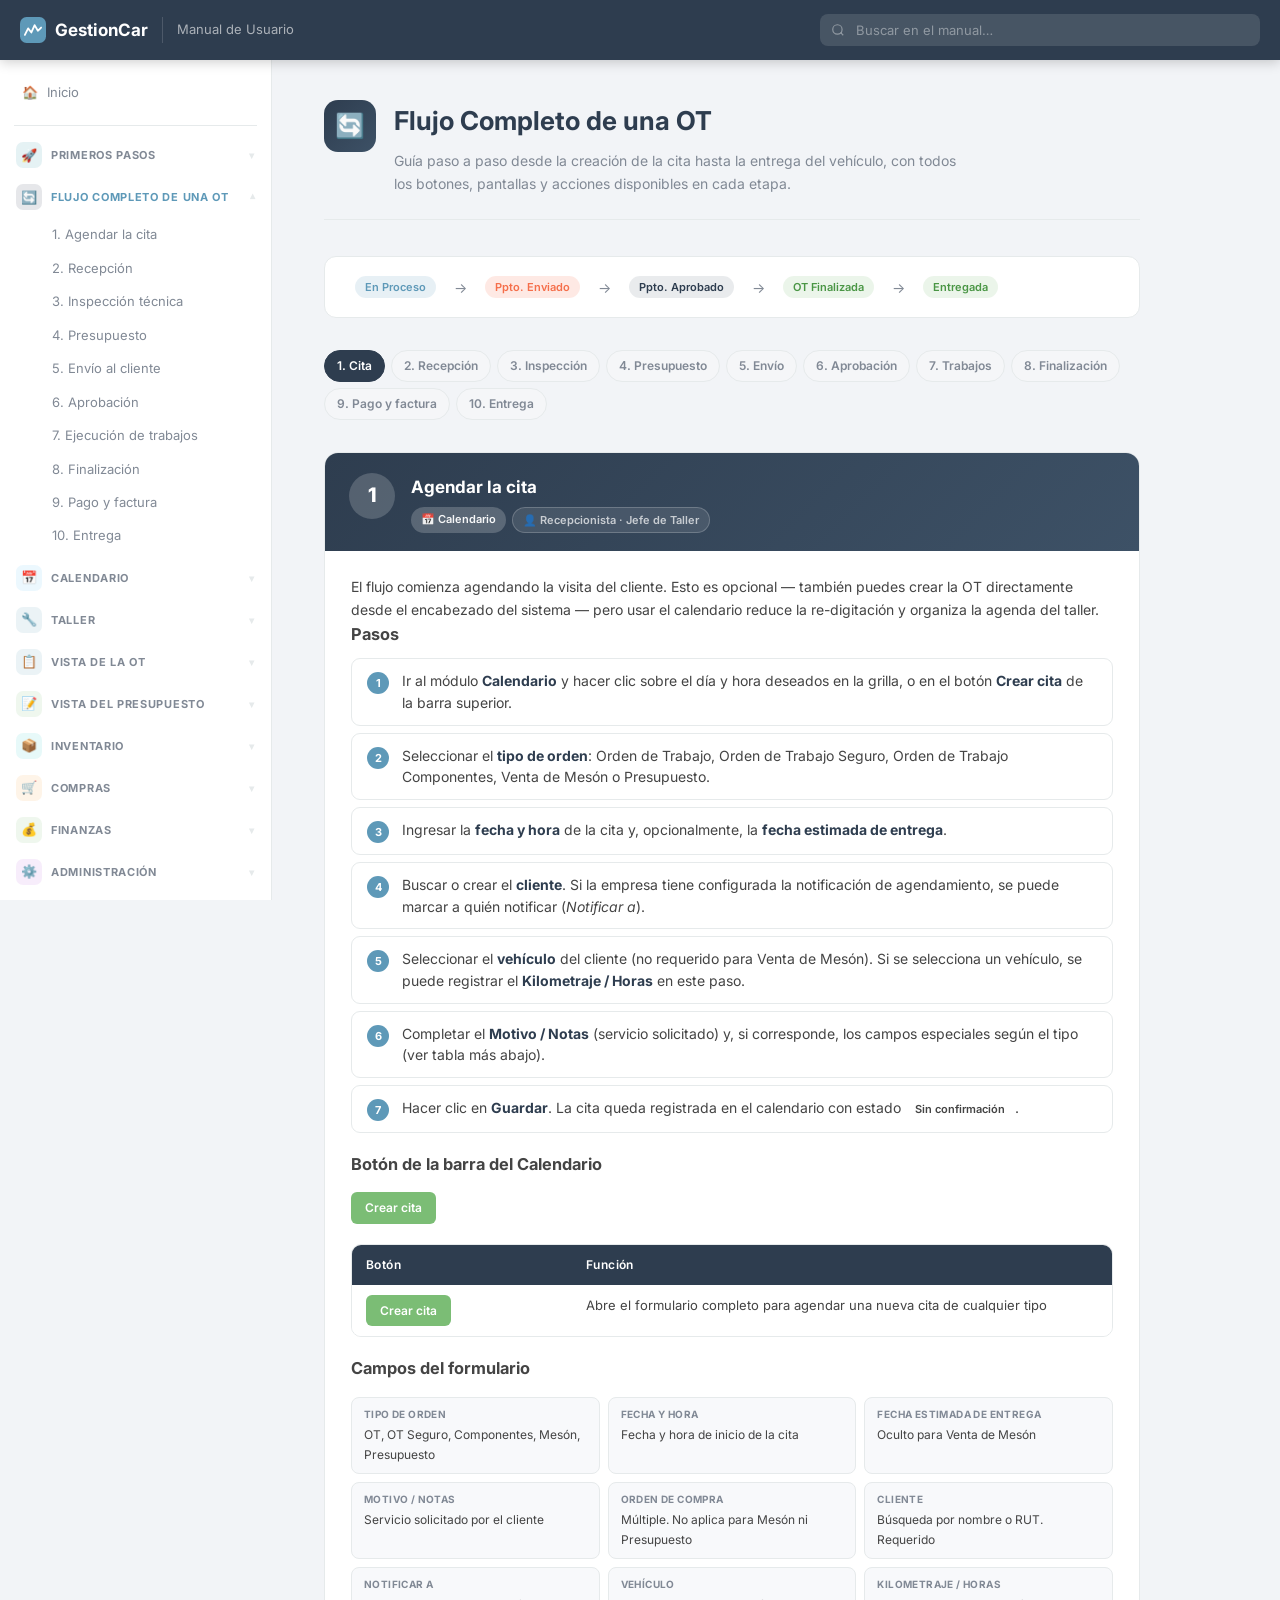
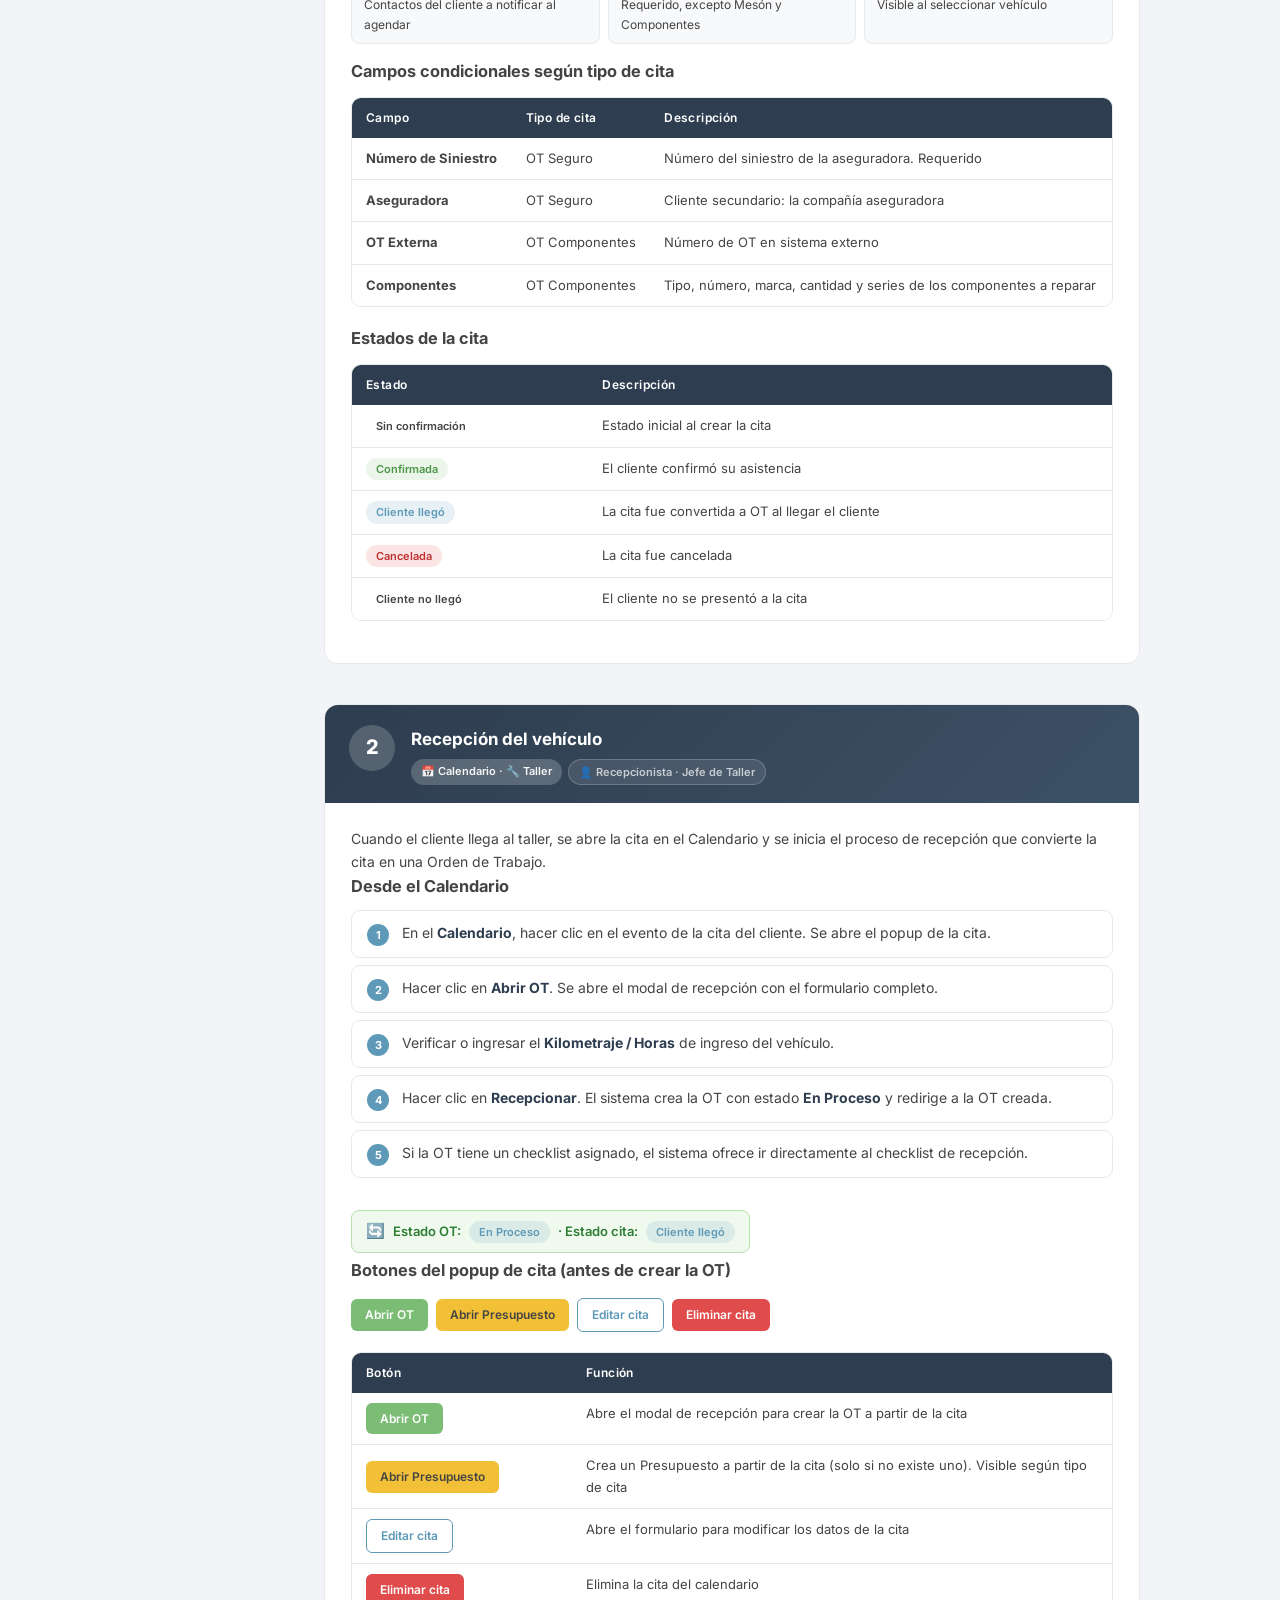
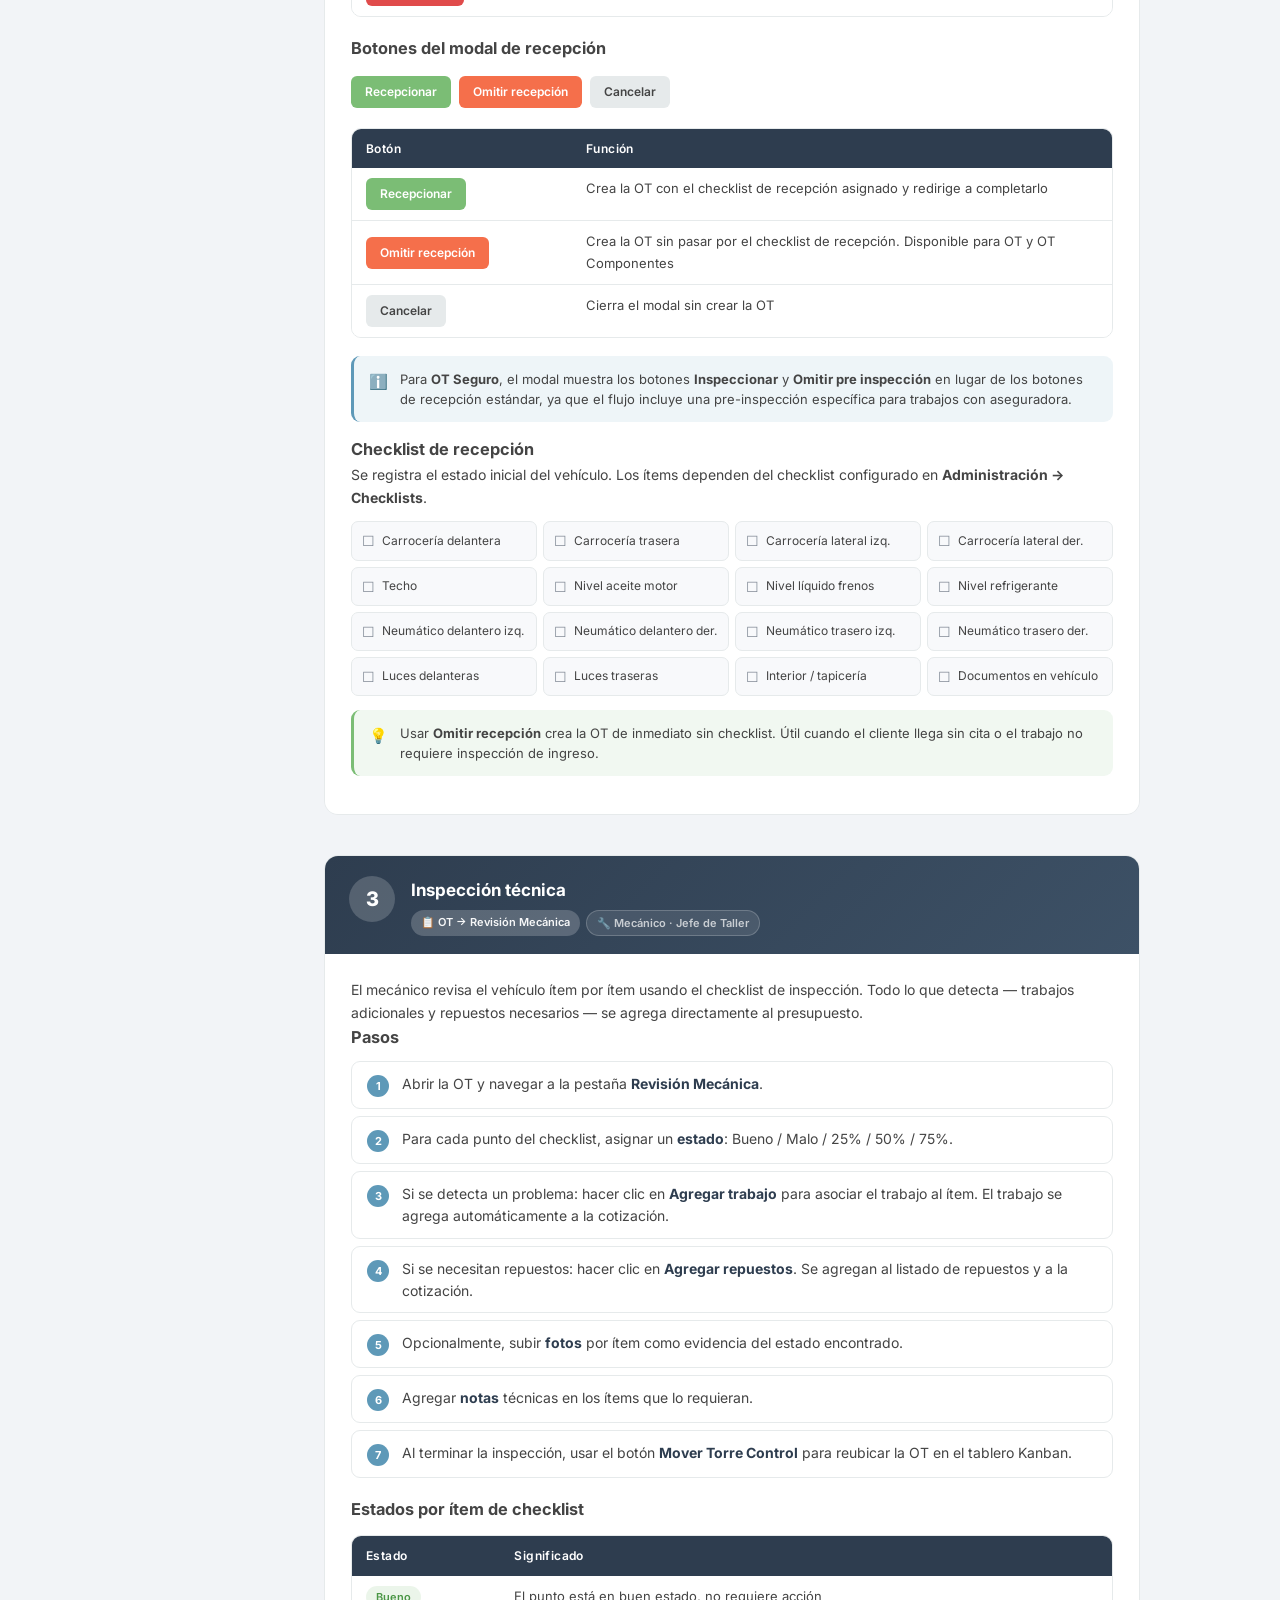
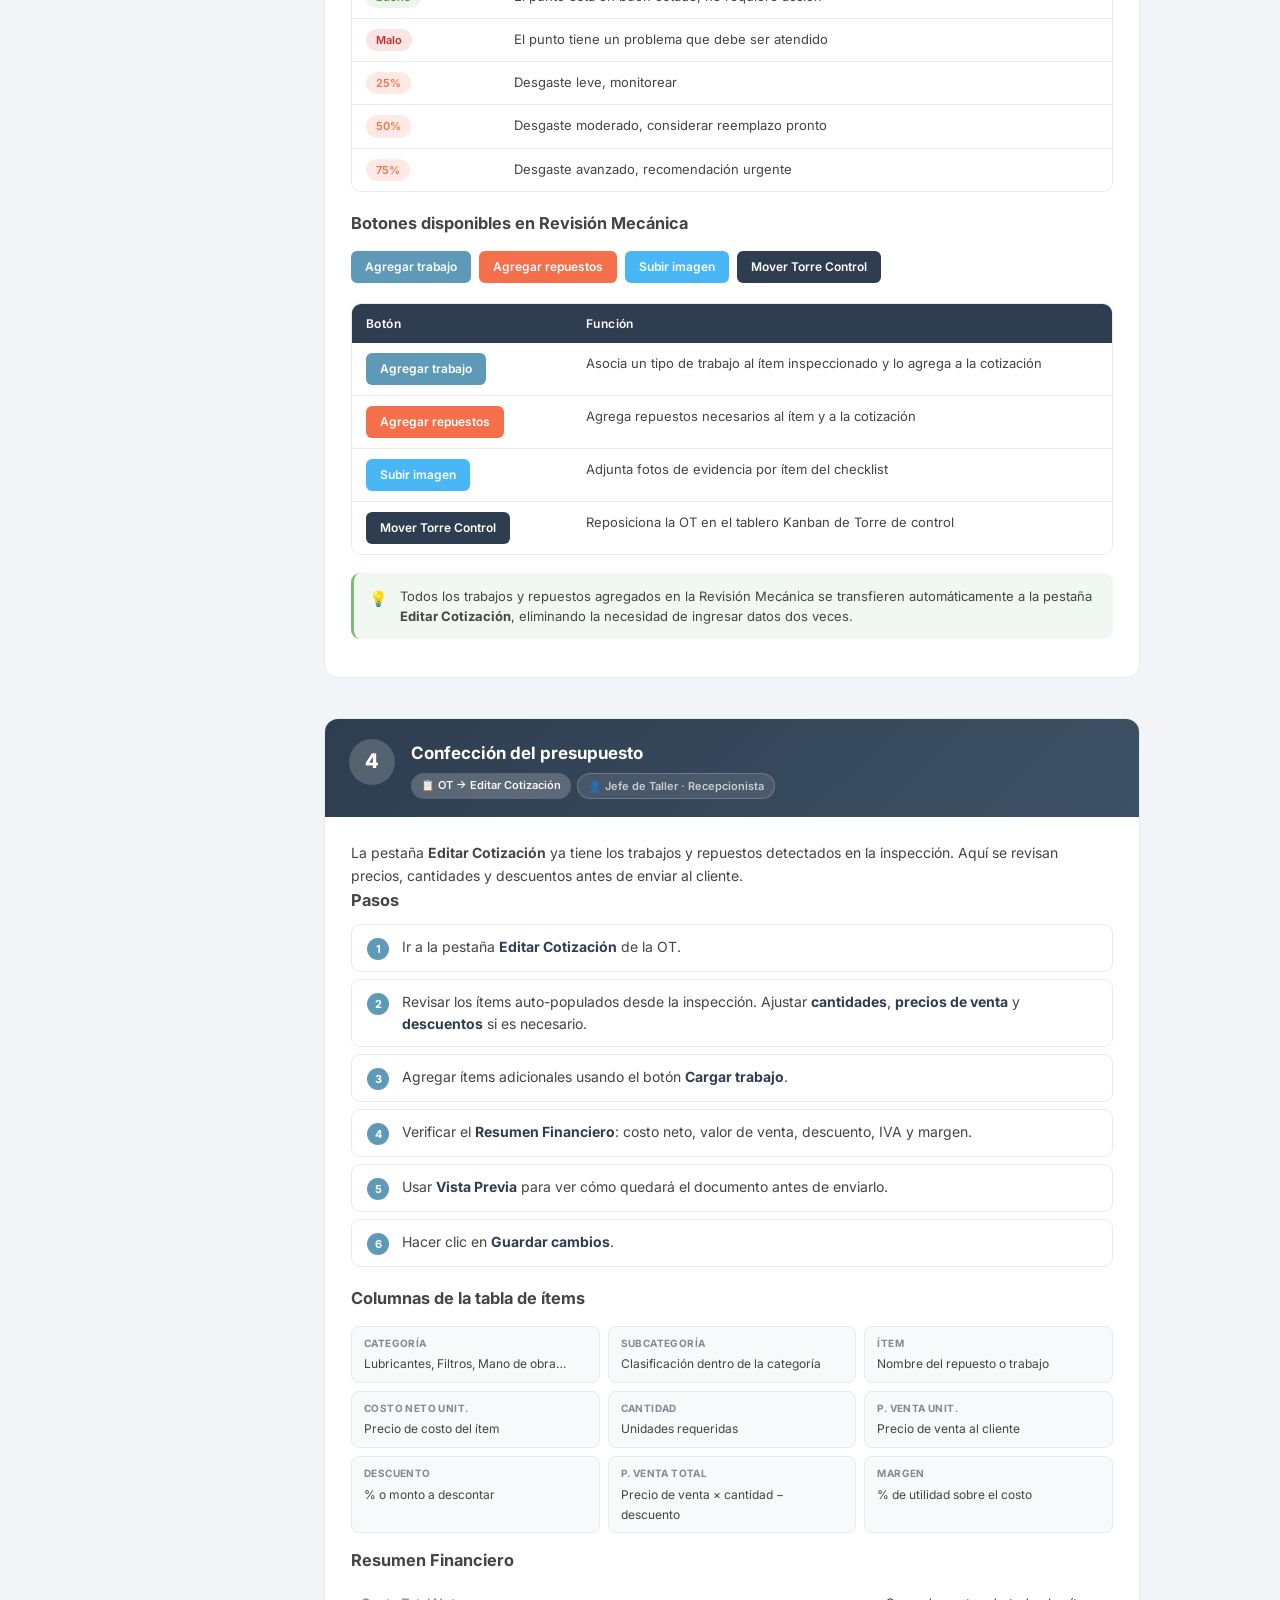
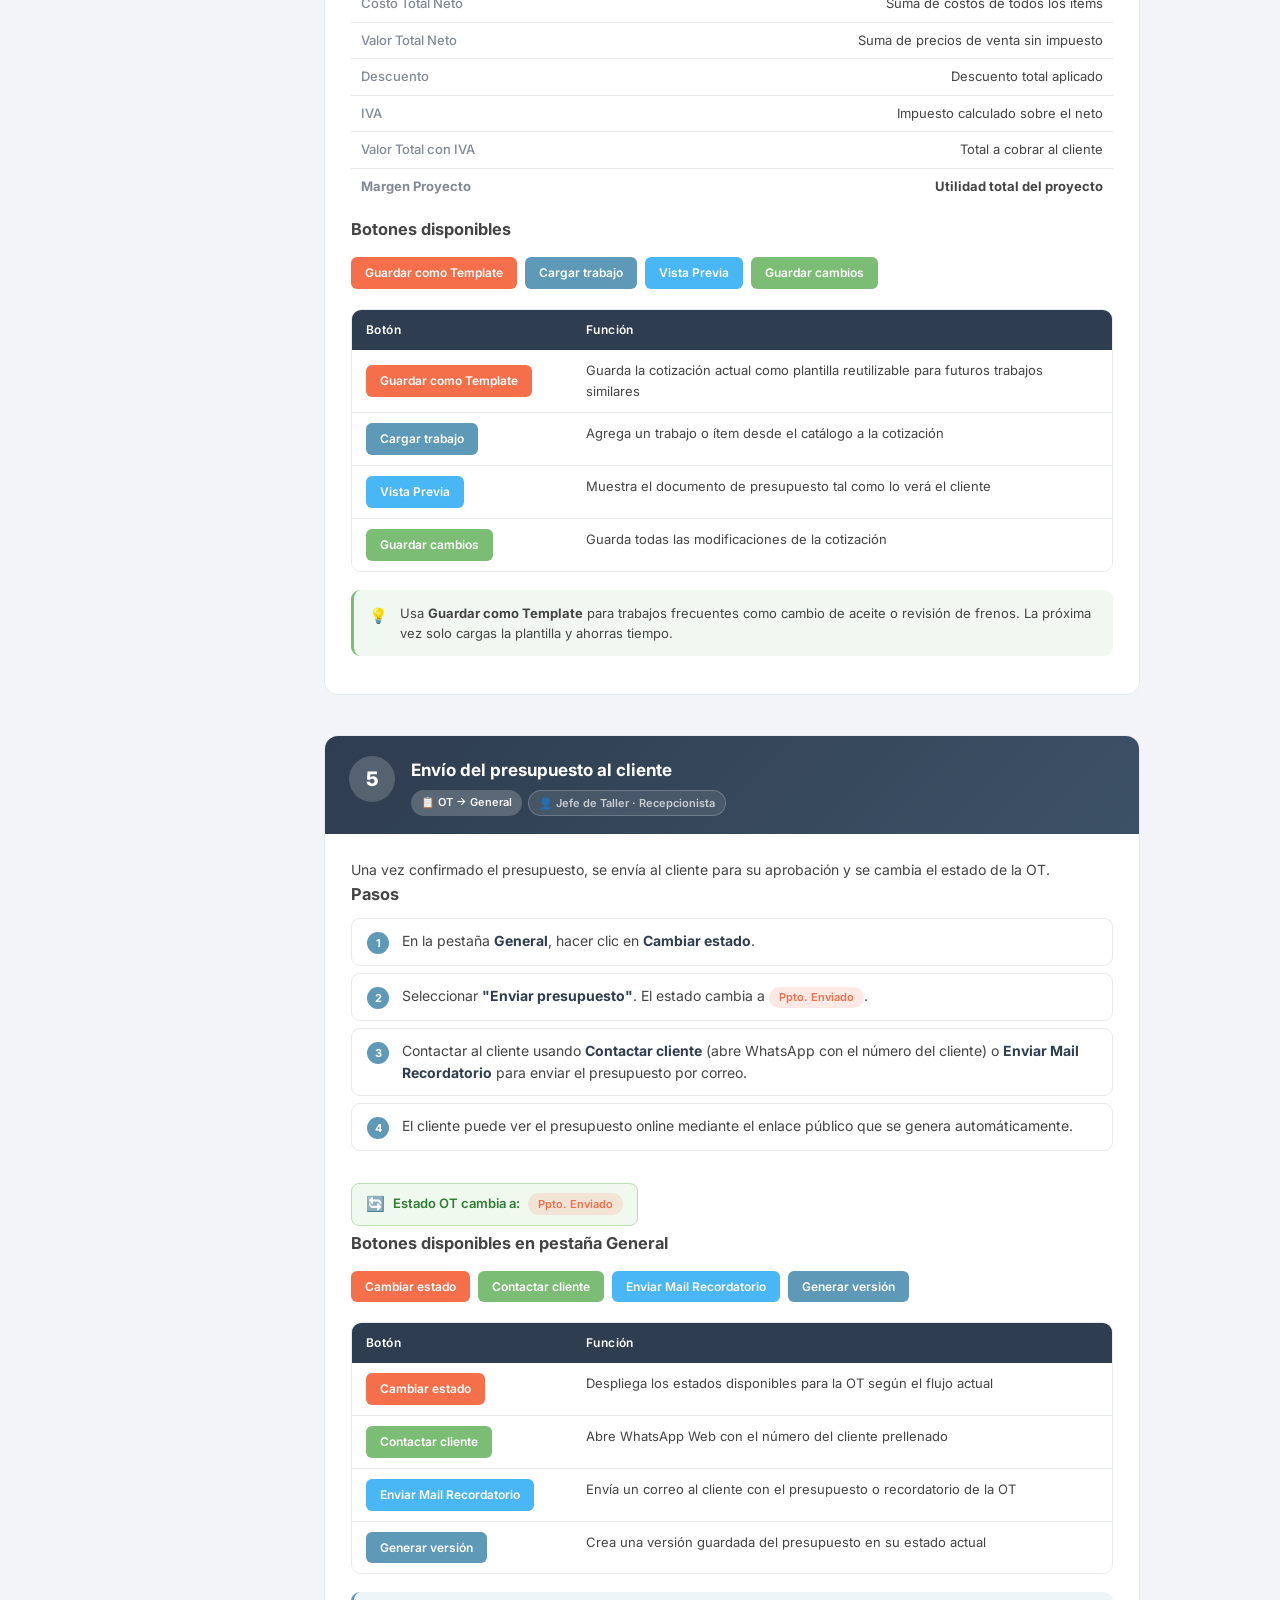
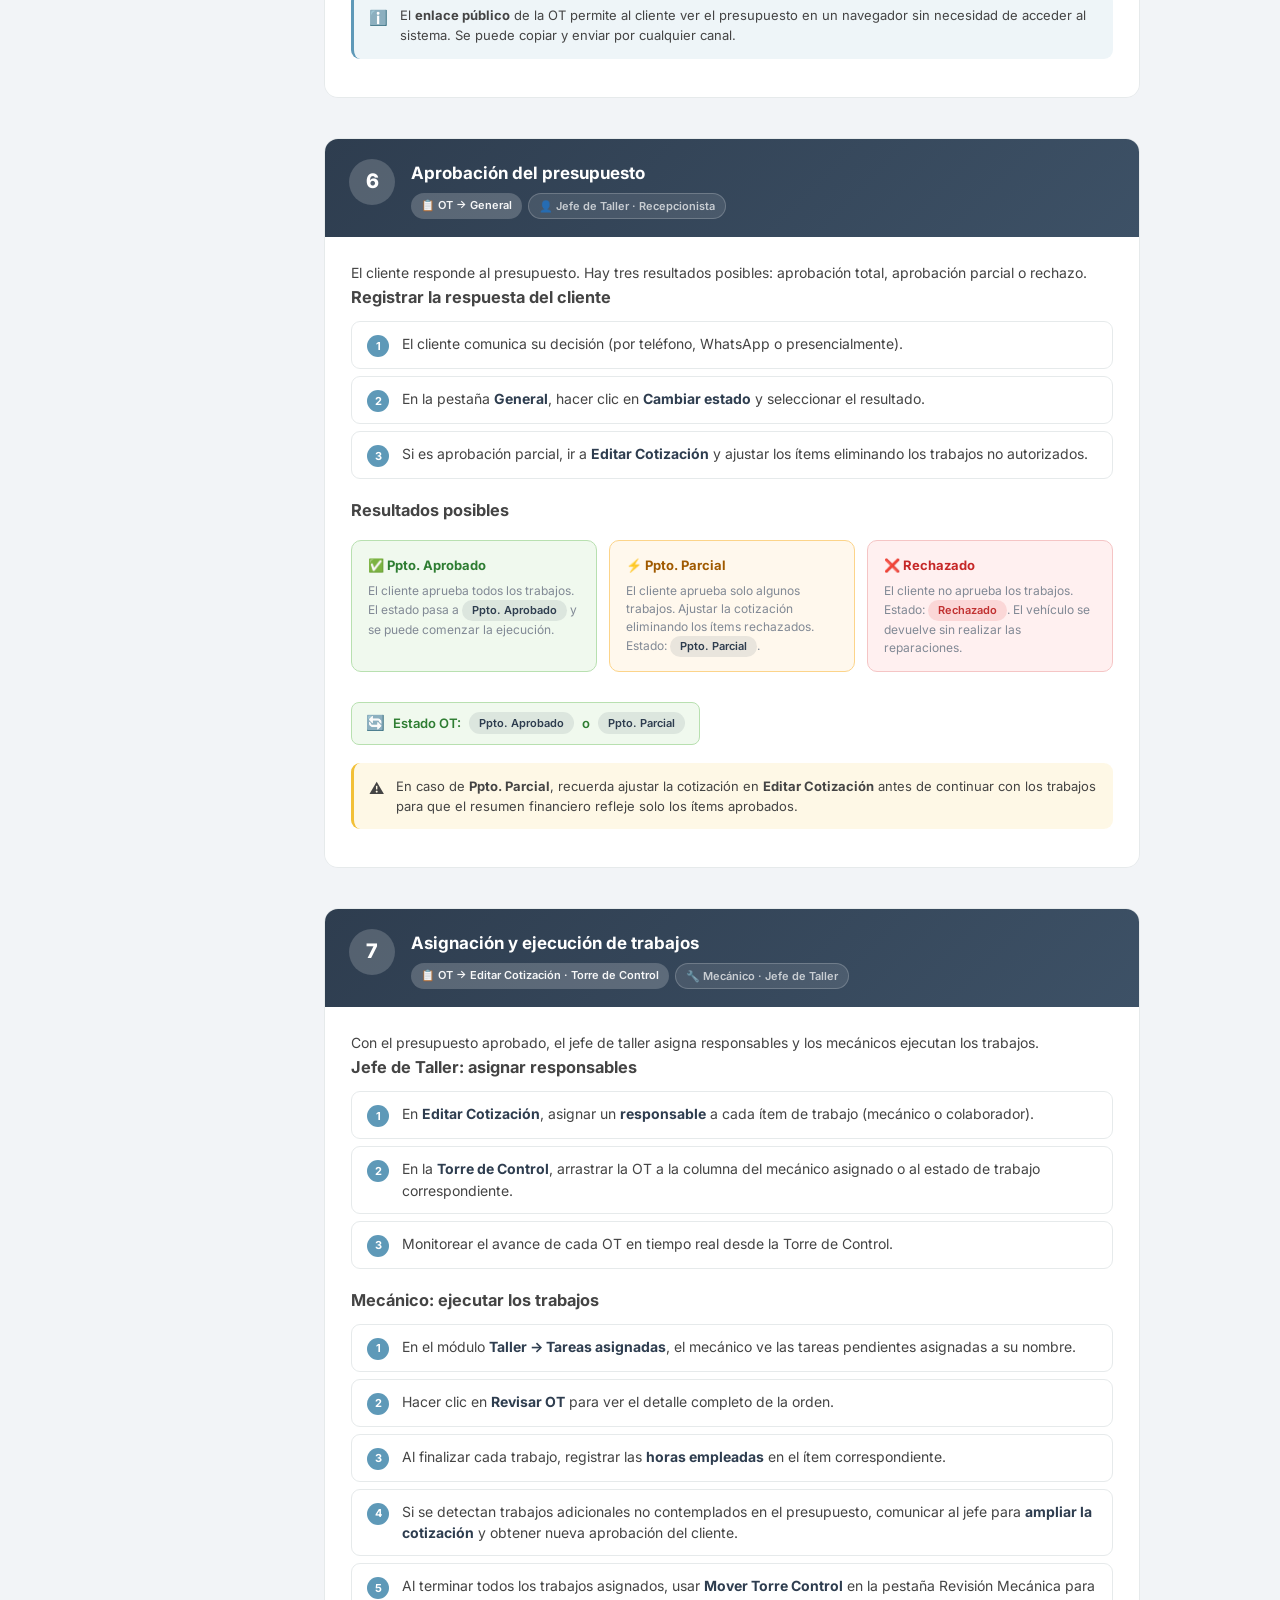
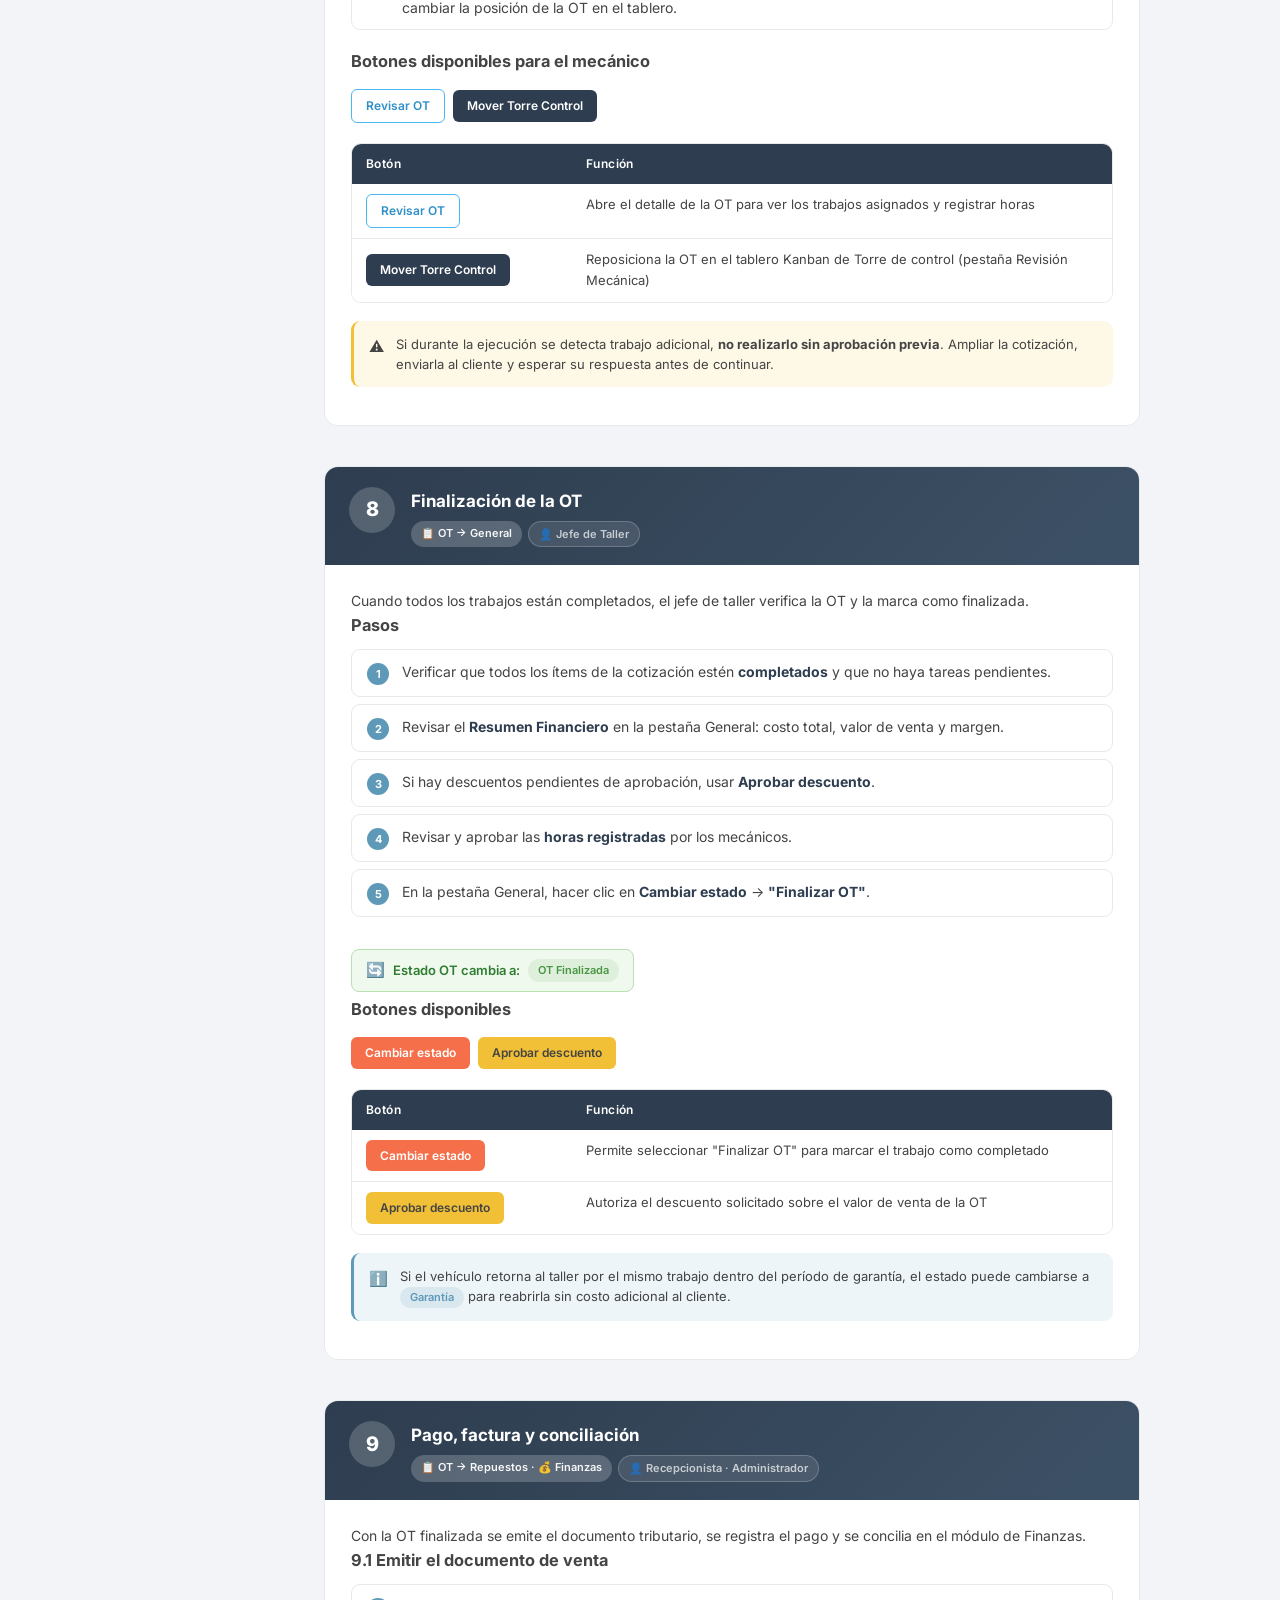
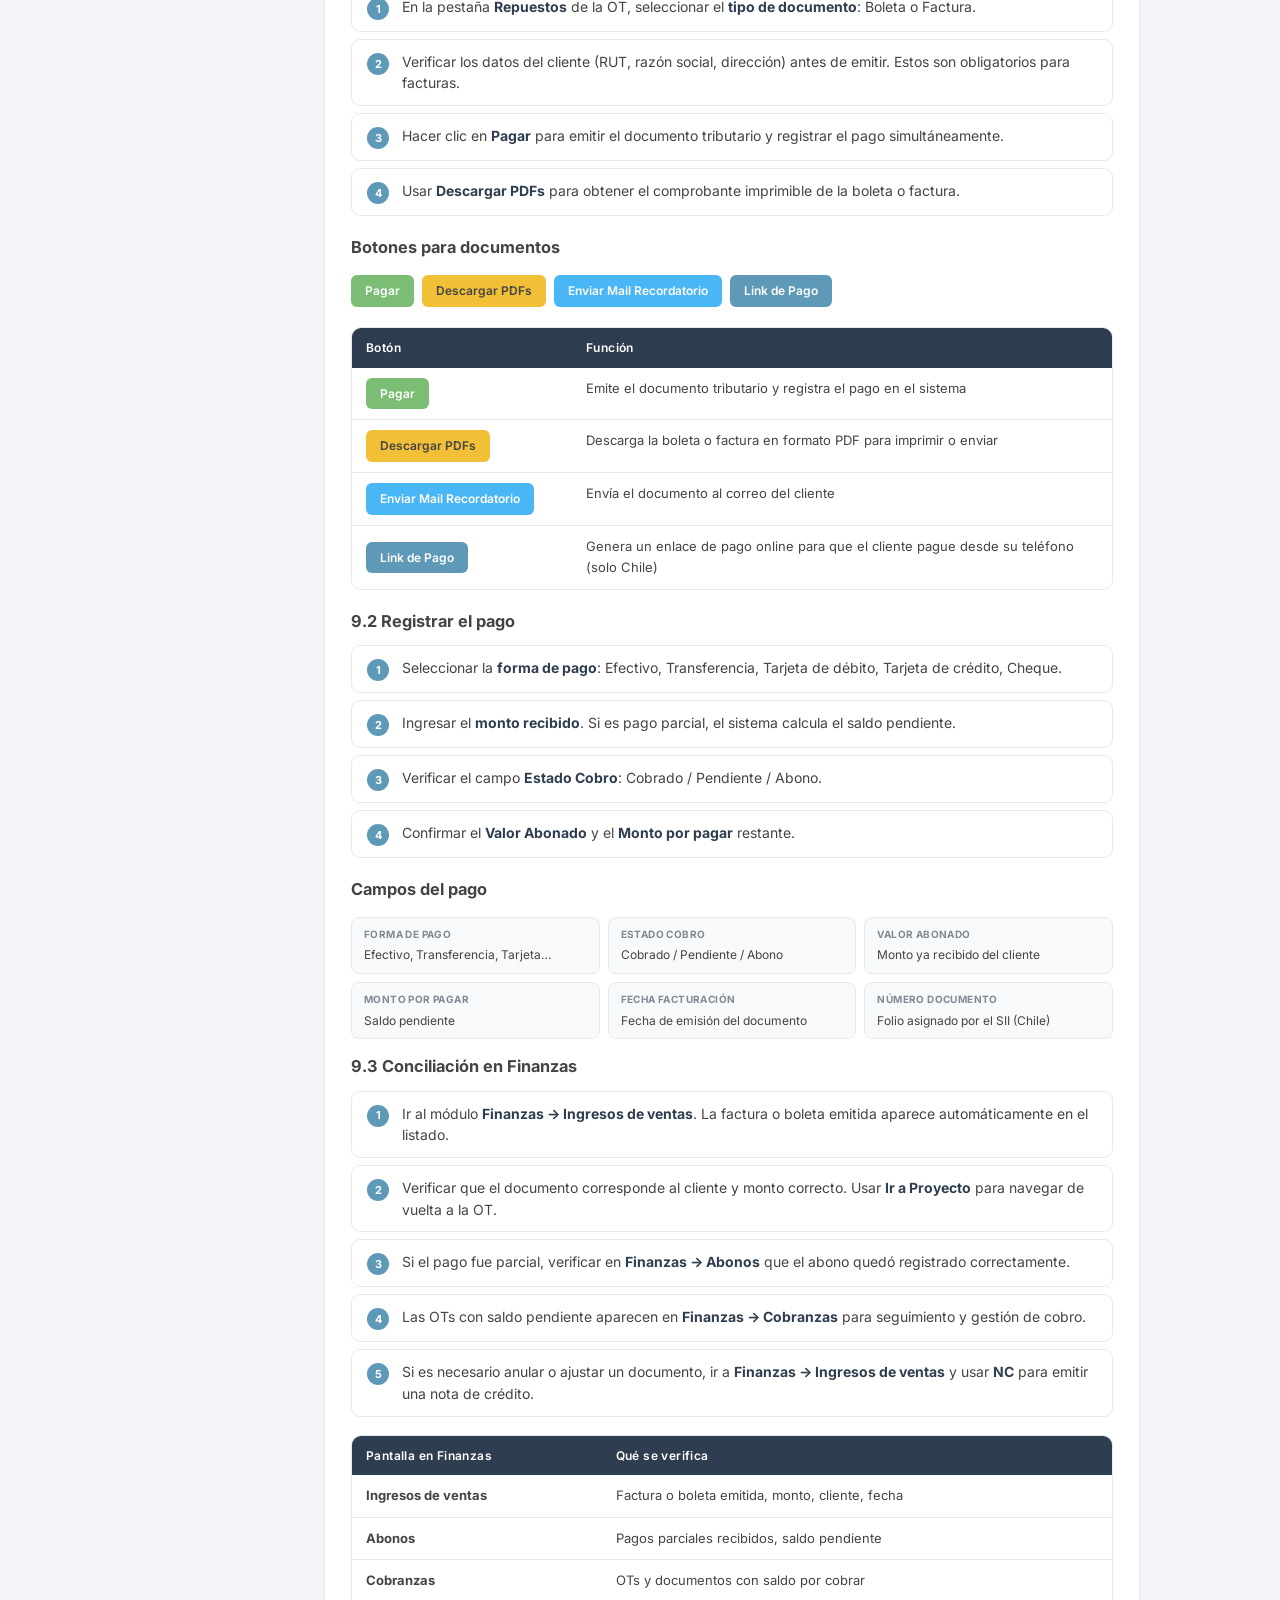
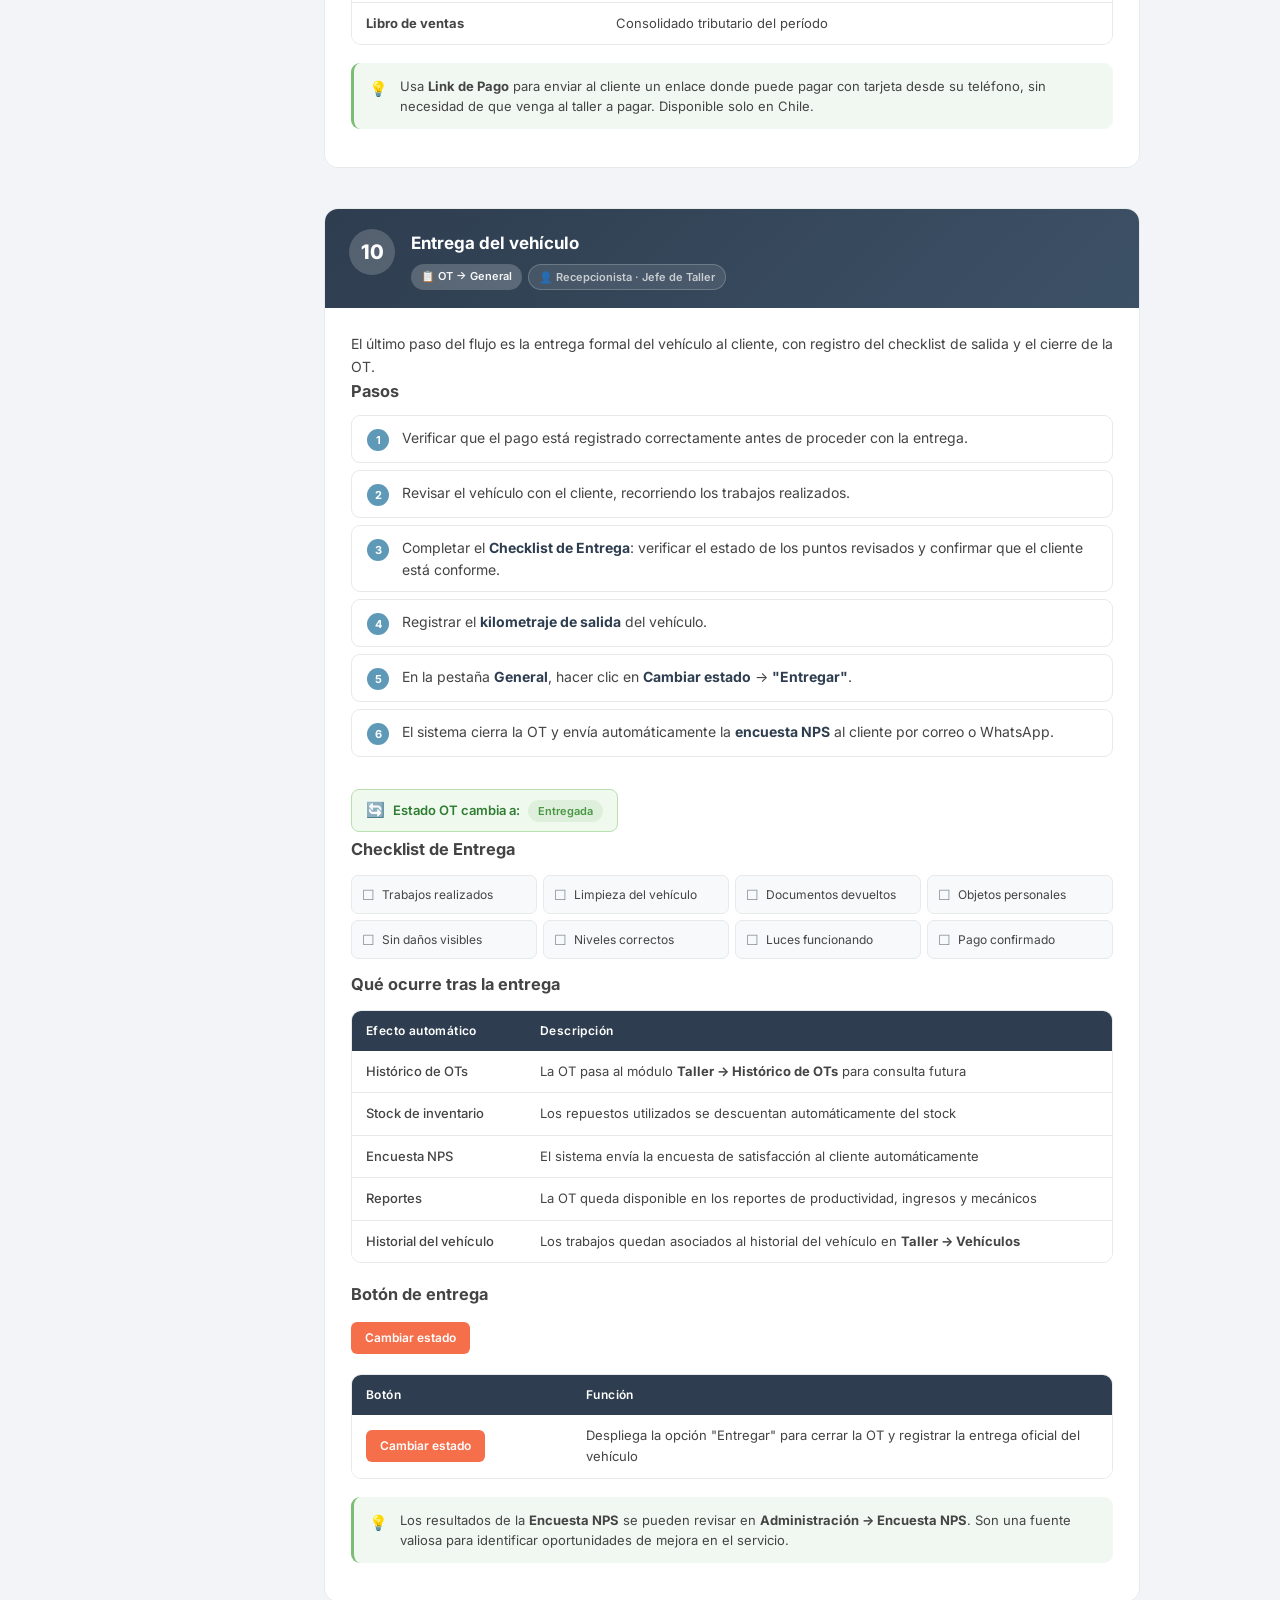
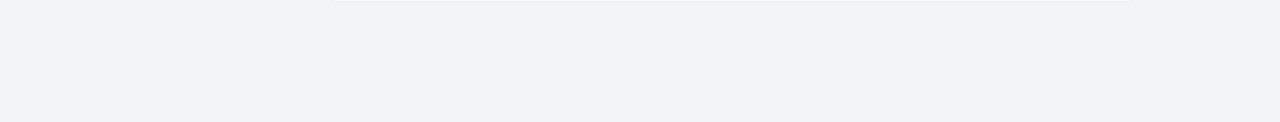
<file: flujo-ot.html>
<!DOCTYPE html>
<html lang="es">
<head>
  <meta charset="UTF-8"/>
  <meta name="viewport" content="width=device-width, initial-scale=1.0"/>
  <title>Flujo Completo de una OT — Manual GestionCar</title>
  <link href="https://fonts.googleapis.com/css2?family=Inter:wght@300;400;500;600;700&display=swap" rel="stylesheet"/>
  <link rel="stylesheet" href="styles.css"/>
  <style>
    /* ── Estado bar ── */
    .state-bar {
      display: flex;
      align-items: center;
      gap: 0;
      flex-wrap: wrap;
      margin-bottom: 32px;
      background: #fff;
      border: 1px solid var(--border);
      border-radius: 12px;
      padding: 14px 18px;
      gap: 4px;
    }
    .state-bar-item {
      display: flex;
      align-items: center;
      gap: 6px;
      font-size: 12px;
      font-weight: 600;
      padding: 5px 12px;
      border-radius: 20px;
      white-space: nowrap;
    }
    .state-bar-arrow {
      font-size: 14px;
      color: var(--text-muted);
      padding: 0 2px;
      flex-shrink: 0;
    }

    /* ── Step quick-nav ── */
    .step-nav {
      display: flex;
      gap: 6px;
      flex-wrap: wrap;
      margin-bottom: 32px;
    }
    .step-nav a {
      font-size: 12px;
      font-weight: 600;
      padding: 5px 12px;
      border-radius: 20px;
      background: #f5f6f8;
      color: var(--text-muted);
      text-decoration: none;
      border: 1px solid var(--border);
      transition: all .15s;
    }
    .step-nav a:hover,
    .step-nav a.active {
      background: var(--dark);
      color: #fff;
      border-color: var(--dark);
    }

    /* ── Flow card ── */
    .flow-card {
      border: 1px solid var(--border);
      border-radius: 14px;
      overflow: hidden;
      margin-bottom: 40px;
    }
    .flow-head {
      display: flex;
      align-items: flex-start;
      gap: 16px;
      padding: 20px 24px 18px;
      background: linear-gradient(135deg, var(--dark) 0%, #3d5166 100%);
    }
    .flow-num {
      width: 46px;
      height: 46px;
      border-radius: 50%;
      background: rgba(255,255,255,.18);
      color: #fff;
      font-size: 20px;
      font-weight: 800;
      display: flex;
      align-items: center;
      justify-content: center;
      flex-shrink: 0;
    }
    .flow-head-text { flex: 1; }
    .flow-head-text h2 {
      font-size: 17px;
      font-weight: 700;
      color: #fff;
      margin: 0 0 6px;
    }
    .flow-head-chips { display: flex; gap: 6px; flex-wrap: wrap; }
    .fchip {
      font-size: 11px;
      font-weight: 600;
      padding: 3px 10px;
      border-radius: 20px;
      white-space: nowrap;
    }
    .fchip-screen {
      background: rgba(255,255,255,.2);
      color: rgba(255,255,255,.95);
    }
    .fchip-role {
      background: rgba(255,255,255,.1);
      color: rgba(255,255,255,.7);
      border: 1px solid rgba(255,255,255,.2);
    }
    .flow-body {
      padding: 24px 26px;
      background: #fff;
    }

    /* ── State transition indicator ── */
    .state-tx {
      display: inline-flex;
      align-items: center;
      gap: 8px;
      background: #f0f9ee;
      border: 1px solid #b8e0b0;
      border-radius: 8px;
      padding: 8px 14px;
      font-size: 13px;
      font-weight: 600;
      color: #2e7d32;
      margin: 14px 0 4px;
    }
    .state-tx-icon { font-size: 15px; }

    /* ── Field grid ── */
    .fgrid {
      display: grid;
      grid-template-columns: repeat(auto-fill, minmax(190px, 1fr));
      gap: 8px;
      margin: 14px 0;
    }
    .fitem {
      background: #f8f9fb;
      border: 1px solid var(--border);
      border-radius: 8px;
      padding: 8px 12px;
      font-size: 12px;
    }
    .fitem-label {
      font-weight: 700;
      color: var(--text-muted);
      font-size: 10px;
      text-transform: uppercase;
      letter-spacing: .4px;
      margin-bottom: 3px;
    }
    .fitem-val { color: var(--text); font-size: 12px; }

    /* ── Checklist item grid ── */
    .cl-grid {
      display: grid;
      grid-template-columns: repeat(auto-fill, minmax(160px, 1fr));
      gap: 6px;
      margin: 12px 0;
    }
    .cl-item {
      display: flex;
      align-items: center;
      gap: 7px;
      font-size: 12px;
      color: var(--text);
      background: #f8f9fb;
      border: 1px solid var(--border);
      border-radius: 7px;
      padding: 7px 10px;
    }
    .cl-item::before {
      content: '☐';
      font-size: 14px;
      color: var(--text-muted);
      flex-shrink: 0;
    }

    /* ── Branch box (aprobación) ── */
    .branch-grid {
      display: grid;
      grid-template-columns: 1fr 1fr 1fr;
      gap: 12px;
      margin: 16px 0;
    }
    .branch-box {
      border-radius: 10px;
      padding: 14px 16px;
      border: 1px solid var(--border);
    }
    .branch-box h4 {
      font-size: 13px;
      font-weight: 700;
      margin: 0 0 6px;
    }
    .branch-box p { font-size: 12px; color: var(--text-muted); margin: 0; line-height: 1.5; }
    .branch-approved { background: #f0f9ee; border-color: #b8e0b0; }
    .branch-approved h4 { color: #2e7d32; }
    .branch-partial  { background: #fff8ed; border-color: #fcd48a; }
    .branch-partial  h4 { color: #a05a00; }
    .branch-rejected { background: #fff0f0; border-color: #f5c5c5; }
    .branch-rejected h4 { color: #c62828; }

    /* ── Financial summary table ── */
    .fin-table { width: 100%; border-collapse: collapse; font-size: 13px; margin: 12px 0; }
    .fin-table td { padding: 7px 10px; border-bottom: 1px solid var(--border); }
    .fin-table tr:last-child td { border-bottom: none; font-weight: 700; }
    .fin-table td:first-child { color: var(--text-muted); }
    .fin-table td:last-child { text-align: right; }

    @media (max-width: 640px) {
      .branch-grid { grid-template-columns: 1fr; }
      .flow-head { flex-direction: column; }
    }
  </style>
</head>
<body>
<div class="layout">
  <main class="main">

    <div class="page-header">
      <div class="page-header-icon" style="background:linear-gradient(135deg,#2E3D4F 0%,#3d5166 100%)">🔄</div>
      <div class="page-header-text">
        <h1>Flujo Completo de una OT</h1>
        <p>Guía paso a paso desde la creación de la cita hasta la entrega del vehículo, con todos los botones, pantallas y acciones disponibles en cada etapa.</p>
      </div>
    </div>

    <!-- Estado machine bar -->
    <div class="state-bar">
      <div class="state-bar-item"><span class="badge badge-blue">En Proceso</span></div>
      <span class="state-bar-arrow">→</span>
      <div class="state-bar-item"><span class="badge badge-orange">Ppto. Enviado</span></div>
      <span class="state-bar-arrow">→</span>
      <div class="state-bar-item"><span class="badge badge-dk">Ppto. Aprobado</span></div>
      <span class="state-bar-arrow">→</span>
      <div class="state-bar-item"><span class="badge badge-green">OT Finalizada</span></div>
      <span class="state-bar-arrow">→</span>
      <div class="state-bar-item"><span class="badge badge-green">Entregada</span></div>
    </div>

    <!-- Quick nav -->
    <div class="step-nav" id="step-nav">
      <a href="#paso-1">1. Cita</a>
      <a href="#paso-2">2. Recepción</a>
      <a href="#paso-3">3. Inspección</a>
      <a href="#paso-4">4. Presupuesto</a>
      <a href="#paso-5">5. Envío</a>
      <a href="#paso-6">6. Aprobación</a>
      <a href="#paso-7">7. Trabajos</a>
      <a href="#paso-8">8. Finalización</a>
      <a href="#paso-9">9. Pago y factura</a>
      <a href="#paso-10">10. Entrega</a>
    </div>

    <!-- ═══════════════════════════════════════════════════════════════════ -->
    <!-- PASO 1 · AGENDAR LA CITA                                           -->
    <!-- ═══════════════════════════════════════════════════════════════════ -->
    <div class="flow-card">
      <div id="paso-1" class="section-anchor"></div>
      <div class="flow-head">
        <div class="flow-num">1</div>
        <div class="flow-head-text">
          <h2>Agendar la cita</h2>
          <div class="flow-head-chips">
            <span class="fchip fchip-screen">📅 Calendario</span>
            <span class="fchip fchip-role">👤 Recepcionista · Jefe de Taller</span>
          </div>
        </div>
      </div>
      <div class="flow-body">
        <p>El flujo comienza agendando la visita del cliente. Esto es opcional — también puedes crear la OT directamente desde el encabezado del sistema — pero usar el calendario reduce la re-digitación y organiza la agenda del taller.</p>

        <h3>Pasos</h3>
        <div class="steps">
          <div class="step"><div class="step-num">1</div><div class="step-text">Ir al módulo <strong>Calendario</strong> y hacer clic sobre el día y hora deseados en la grilla, o en el botón <strong>Crear cita</strong> de la barra superior.</div></div>
          <div class="step"><div class="step-num">2</div><div class="step-text">Seleccionar el <strong>tipo de orden</strong>: Orden de Trabajo, Orden de Trabajo Seguro, Orden de Trabajo Componentes, Venta de Mesón o Presupuesto.</div></div>
          <div class="step"><div class="step-num">3</div><div class="step-text">Ingresar la <strong>fecha y hora</strong> de la cita y, opcionalmente, la <strong>fecha estimada de entrega</strong>.</div></div>
          <div class="step"><div class="step-num">4</div><div class="step-text">Buscar o crear el <strong>cliente</strong>. Si la empresa tiene configurada la notificación de agendamiento, se puede marcar a quién notificar (<em>Notificar a</em>).</div></div>
          <div class="step"><div class="step-num">5</div><div class="step-text">Seleccionar el <strong>vehículo</strong> del cliente (no requerido para Venta de Mesón). Si se selecciona un vehículo, se puede registrar el <strong>Kilometraje / Horas</strong> en este paso.</div></div>
          <div class="step"><div class="step-num">6</div><div class="step-text">Completar el <strong>Motivo / Notas</strong> (servicio solicitado) y, si corresponde, los campos especiales según el tipo (ver tabla más abajo).</div></div>
          <div class="step"><div class="step-num">7</div><div class="step-text">Hacer clic en <strong>Guardar</strong>. La cita queda registrada en el calendario con estado <span class="badge badge-secondary">Sin confirmación</span>.</div></div>
        </div>

        <h3>Botón de la barra del Calendario</h3>
        <div class="btn-row">
          <span class="btn-chip bc-success">Crear cita</span>
        </div>
        <div class="tbl-wrap btn-ref-table">
          <table>
            <thead><tr><th>Botón</th><th>Función</th></tr></thead>
            <tbody>
              <tr><td><span class="btn-chip bc-success">Crear cita</span></td><td>Abre el formulario completo para agendar una nueva cita de cualquier tipo</td></tr>
            </tbody>
          </table>
        </div>

        <h3>Campos del formulario</h3>
        <div class="fgrid">
          <div class="fitem"><div class="fitem-label">Tipo de orden</div><div class="fitem-val">OT, OT Seguro, Componentes, Mesón, Presupuesto</div></div>
          <div class="fitem"><div class="fitem-label">Fecha y hora</div><div class="fitem-val">Fecha y hora de inicio de la cita</div></div>
          <div class="fitem"><div class="fitem-label">Fecha estimada de entrega</div><div class="fitem-val">Oculto para Venta de Mesón</div></div>
          <div class="fitem"><div class="fitem-label">Motivo / Notas</div><div class="fitem-val">Servicio solicitado por el cliente</div></div>
          <div class="fitem"><div class="fitem-label">Orden de Compra</div><div class="fitem-val">Múltiple. No aplica para Mesón ni Presupuesto</div></div>
          <div class="fitem"><div class="fitem-label">Cliente</div><div class="fitem-val">Búsqueda por nombre o RUT. Requerido</div></div>
          <div class="fitem"><div class="fitem-label">Notificar a</div><div class="fitem-val">Contactos del cliente a notificar al agendar</div></div>
          <div class="fitem"><div class="fitem-label">Vehículo</div><div class="fitem-val">Requerido, excepto Mesón y Componentes</div></div>
          <div class="fitem"><div class="fitem-label">Kilometraje / Horas</div><div class="fitem-val">Visible al seleccionar vehículo</div></div>
        </div>

        <h3>Campos condicionales según tipo de cita</h3>
        <div class="tbl-wrap">
          <table>
            <thead><tr><th>Campo</th><th>Tipo de cita</th><th>Descripción</th></tr></thead>
            <tbody>
              <tr><td><strong>Número de Siniestro</strong></td><td>OT Seguro</td><td>Número del siniestro de la aseguradora. Requerido</td></tr>
              <tr><td><strong>Aseguradora</strong></td><td>OT Seguro</td><td>Cliente secundario: la compañía aseguradora</td></tr>
              <tr><td><strong>OT Externa</strong></td><td>OT Componentes</td><td>Número de OT en sistema externo</td></tr>
              <tr><td><strong>Componentes</strong></td><td>OT Componentes</td><td>Tipo, número, marca, cantidad y series de los componentes a reparar</td></tr>
            </tbody>
          </table>
        </div>

        <h3>Estados de la cita</h3>
        <div class="tbl-wrap">
          <table>
            <thead><tr><th>Estado</th><th>Descripción</th></tr></thead>
            <tbody>
              <tr><td><span class="badge badge-secondary">Sin confirmación</span></td><td>Estado inicial al crear la cita</td></tr>
              <tr><td><span class="badge badge-green">Confirmada</span></td><td>El cliente confirmó su asistencia</td></tr>
              <tr><td><span class="badge badge-blue">Cliente llegó</span></td><td>La cita fue convertida a OT al llegar el cliente</td></tr>
              <tr><td><span class="badge badge-red">Cancelada</span></td><td>La cita fue cancelada</td></tr>
              <tr><td><span class="badge badge-secondary">Cliente no llegó</span></td><td>El cliente no se presentó a la cita</td></tr>
            </tbody>
          </table>
        </div>

      </div>
    </div>

    <!-- ═══════════════════════════════════════════════════════════════════ -->
    <!-- PASO 2 · RECEPCIÓN                                                 -->
    <!-- ═══════════════════════════════════════════════════════════════════ -->
    <div class="flow-card">
      <div id="paso-2" class="section-anchor"></div>
      <div class="flow-head">
        <div class="flow-num">2</div>
        <div class="flow-head-text">
          <h2>Recepción del vehículo</h2>
          <div class="flow-head-chips">
            <span class="fchip fchip-screen">📅 Calendario · 🔧 Taller</span>
            <span class="fchip fchip-role">👤 Recepcionista · Jefe de Taller</span>
          </div>
        </div>
      </div>
      <div class="flow-body">
        <p>Cuando el cliente llega al taller, se abre la cita en el Calendario y se inicia el proceso de recepción que convierte la cita en una Orden de Trabajo.</p>

        <h3>Desde el Calendario</h3>
        <div class="steps">
          <div class="step"><div class="step-num">1</div><div class="step-text">En el <strong>Calendario</strong>, hacer clic en el evento de la cita del cliente. Se abre el popup de la cita.</div></div>
          <div class="step"><div class="step-num">2</div><div class="step-text">Hacer clic en <strong>Abrir OT</strong>. Se abre el modal de recepción con el formulario completo.</div></div>
          <div class="step"><div class="step-num">3</div><div class="step-text">Verificar o ingresar el <strong>Kilometraje / Horas</strong> de ingreso del vehículo.</div></div>
          <div class="step"><div class="step-num">4</div><div class="step-text">Hacer clic en <strong>Recepcionar</strong>. El sistema crea la OT con estado <strong>En Proceso</strong> y redirige a la OT creada.</div></div>
          <div class="step"><div class="step-num">5</div><div class="step-text">Si la OT tiene un checklist asignado, el sistema ofrece ir directamente al checklist de recepción.</div></div>
        </div>

        <div class="state-tx"><span class="state-tx-icon">🔄</span> Estado OT: <span class="badge badge-blue">En Proceso</span> · Estado cita: <span class="badge badge-blue">Cliente llegó</span></div>

        <h3>Botones del popup de cita (antes de crear la OT)</h3>
        <div class="btn-row">
          <span class="btn-chip bc-success">Abrir OT</span>
          <span class="btn-chip bc-warning">Abrir Presupuesto</span>
          <span class="btn-chip bc-ol-primary">Editar cita</span>
          <span class="btn-chip bc-danger">Eliminar cita</span>
        </div>
        <div class="tbl-wrap btn-ref-table">
          <table>
            <thead><tr><th>Botón</th><th>Función</th></tr></thead>
            <tbody>
              <tr><td><span class="btn-chip bc-success">Abrir OT</span></td><td>Abre el modal de recepción para crear la OT a partir de la cita</td></tr>
              <tr><td><span class="btn-chip bc-warning">Abrir Presupuesto</span></td><td>Crea un Presupuesto a partir de la cita (solo si no existe uno). Visible según tipo de cita</td></tr>
              <tr><td><span class="btn-chip bc-ol-primary">Editar cita</span></td><td>Abre el formulario para modificar los datos de la cita</td></tr>
              <tr><td><span class="btn-chip bc-danger">Eliminar cita</span></td><td>Elimina la cita del calendario</td></tr>
            </tbody>
          </table>
        </div>

        <h3>Botones del modal de recepción</h3>
        <div class="btn-row">
          <span class="btn-chip bc-success">Recepcionar</span>
          <span class="btn-chip bc-secondary">Omitir recepción</span>
          <span class="btn-chip bc-light">Cancelar</span>
        </div>
        <div class="tbl-wrap btn-ref-table">
          <table>
            <thead><tr><th>Botón</th><th>Función</th></tr></thead>
            <tbody>
              <tr><td><span class="btn-chip bc-success">Recepcionar</span></td><td>Crea la OT con el checklist de recepción asignado y redirige a completarlo</td></tr>
              <tr><td><span class="btn-chip bc-secondary">Omitir recepción</span></td><td>Crea la OT sin pasar por el checklist de recepción. Disponible para OT y OT Componentes</td></tr>
              <tr><td><span class="btn-chip bc-light">Cancelar</span></td><td>Cierra el modal sin crear la OT</td></tr>
            </tbody>
          </table>
        </div>

        <div class="callout callout-info">
          <span class="callout-icon">ℹ️</span>
          <div>Para <strong>OT Seguro</strong>, el modal muestra los botones <strong>Inspeccionar</strong> y <strong>Omitir pre inspección</strong> en lugar de los botones de recepción estándar, ya que el flujo incluye una pre-inspección específica para trabajos con aseguradora.</div>
        </div>

        <h3>Checklist de recepción</h3>
        <p>Se registra el estado inicial del vehículo. Los ítems dependen del checklist configurado en <strong>Administración → Checklists</strong>.</p>
        <div class="cl-grid">
          <div class="cl-item">Carrocería delantera</div>
          <div class="cl-item">Carrocería trasera</div>
          <div class="cl-item">Carrocería lateral izq.</div>
          <div class="cl-item">Carrocería lateral der.</div>
          <div class="cl-item">Techo</div>
          <div class="cl-item">Nivel aceite motor</div>
          <div class="cl-item">Nivel líquido frenos</div>
          <div class="cl-item">Nivel refrigerante</div>
          <div class="cl-item">Neumático delantero izq.</div>
          <div class="cl-item">Neumático delantero der.</div>
          <div class="cl-item">Neumático trasero izq.</div>
          <div class="cl-item">Neumático trasero der.</div>
          <div class="cl-item">Luces delanteras</div>
          <div class="cl-item">Luces traseras</div>
          <div class="cl-item">Interior / tapicería</div>
          <div class="cl-item">Documentos en vehículo</div>
        </div>

        <div class="callout callout-tip">
          <span class="callout-icon">💡</span>
          <div>Usar <strong>Omitir recepción</strong> crea la OT de inmediato sin checklist. Útil cuando el cliente llega sin cita o el trabajo no requiere inspección de ingreso.</div>
        </div>
      </div>
    </div>

    <!-- ═══════════════════════════════════════════════════════════════════ -->
    <!-- PASO 3 · INSPECCIÓN TÉCNICA                                        -->
    <!-- ═══════════════════════════════════════════════════════════════════ -->
    <div class="flow-card">
      <div id="paso-3" class="section-anchor"></div>
      <div class="flow-head">
        <div class="flow-num">3</div>
        <div class="flow-head-text">
          <h2>Inspección técnica</h2>
          <div class="flow-head-chips">
            <span class="fchip fchip-screen">📋 OT → Revisión Mecánica</span>
            <span class="fchip fchip-role">🔧 Mecánico · Jefe de Taller</span>
          </div>
        </div>
      </div>
      <div class="flow-body">
        <p>El mecánico revisa el vehículo ítem por ítem usando el checklist de inspección. Todo lo que detecta — trabajos adicionales y repuestos necesarios — se agrega directamente al presupuesto.</p>

        <h3>Pasos</h3>
        <div class="steps">
          <div class="step"><div class="step-num">1</div><div class="step-text">Abrir la OT y navegar a la pestaña <strong>Revisión Mecánica</strong>.</div></div>
          <div class="step"><div class="step-num">2</div><div class="step-text">Para cada punto del checklist, asignar un <strong>estado</strong>: Bueno / Malo / 25% / 50% / 75%.</div></div>
          <div class="step"><div class="step-num">3</div><div class="step-text">Si se detecta un problema: hacer clic en <strong>Agregar trabajo</strong> para asociar el trabajo al ítem. El trabajo se agrega automáticamente a la cotización.</div></div>
          <div class="step"><div class="step-num">4</div><div class="step-text">Si se necesitan repuestos: hacer clic en <strong>Agregar repuestos</strong>. Se agregan al listado de repuestos y a la cotización.</div></div>
          <div class="step"><div class="step-num">5</div><div class="step-text">Opcionalmente, subir <strong>fotos</strong> por ítem como evidencia del estado encontrado.</div></div>
          <div class="step"><div class="step-num">6</div><div class="step-text">Agregar <strong>notas</strong> técnicas en los ítems que lo requieran.</div></div>
          <div class="step"><div class="step-num">7</div><div class="step-text">Al terminar la inspección, usar el botón <strong>Mover Torre Control</strong> para reubicar la OT en el tablero Kanban.</div></div>
        </div>

        <h3>Estados por ítem de checklist</h3>
        <div class="tbl-wrap">
          <table>
            <thead><tr><th>Estado</th><th>Significado</th></tr></thead>
            <tbody>
              <tr><td><span class="badge badge-green">Bueno</span></td><td>El punto está en buen estado, no requiere acción</td></tr>
              <tr><td><span class="badge badge-red">Malo</span></td><td>El punto tiene un problema que debe ser atendido</td></tr>
              <tr><td><span class="badge badge-orange">25%</span></td><td>Desgaste leve, monitorear</td></tr>
              <tr><td><span class="badge badge-orange">50%</span></td><td>Desgaste moderado, considerar reemplazo pronto</td></tr>
              <tr><td><span class="badge badge-orange">75%</span></td><td>Desgaste avanzado, recomendación urgente</td></tr>
            </tbody>
          </table>
        </div>

        <h3>Botones disponibles en Revisión Mecánica</h3>
        <div class="btn-row">
          <span class="btn-chip bc-primary">Agregar trabajo</span>
          <span class="btn-chip bc-secondary">Agregar repuestos</span>
          <span class="btn-chip bc-info">Subir imagen</span>
          <span class="btn-chip bc-dark">Mover Torre Control</span>
        </div>
        <div class="tbl-wrap btn-ref-table">
          <table>
            <thead><tr><th>Botón</th><th>Función</th></tr></thead>
            <tbody>
              <tr><td><span class="btn-chip bc-primary">Agregar trabajo</span></td><td>Asocia un tipo de trabajo al ítem inspeccionado y lo agrega a la cotización</td></tr>
              <tr><td><span class="btn-chip bc-secondary">Agregar repuestos</span></td><td>Agrega repuestos necesarios al ítem y a la cotización</td></tr>
              <tr><td><span class="btn-chip bc-info">Subir imagen</span></td><td>Adjunta fotos de evidencia por ítem del checklist</td></tr>
              <tr><td><span class="btn-chip bc-dark">Mover Torre Control</span></td><td>Reposiciona la OT en el tablero Kanban de Torre de control</td></tr>
            </tbody>
          </table>
        </div>

        <div class="callout callout-tip">
          <span class="callout-icon">💡</span>
          <div>Todos los trabajos y repuestos agregados en la Revisión Mecánica se transfieren automáticamente a la pestaña <strong>Editar Cotización</strong>, eliminando la necesidad de ingresar datos dos veces.</div>
        </div>
      </div>
    </div>

    <!-- ═══════════════════════════════════════════════════════════════════ -->
    <!-- PASO 4 · CONFECCIÓN DEL PRESUPUESTO                                -->
    <!-- ═══════════════════════════════════════════════════════════════════ -->
    <div class="flow-card">
      <div id="paso-4" class="section-anchor"></div>
      <div class="flow-head">
        <div class="flow-num">4</div>
        <div class="flow-head-text">
          <h2>Confección del presupuesto</h2>
          <div class="flow-head-chips">
            <span class="fchip fchip-screen">📋 OT → Editar Cotización</span>
            <span class="fchip fchip-role">👤 Jefe de Taller · Recepcionista</span>
          </div>
        </div>
      </div>
      <div class="flow-body">
        <p>La pestaña <strong>Editar Cotización</strong> ya tiene los trabajos y repuestos detectados en la inspección. Aquí se revisan precios, cantidades y descuentos antes de enviar al cliente.</p>

        <h3>Pasos</h3>
        <div class="steps">
          <div class="step"><div class="step-num">1</div><div class="step-text">Ir a la pestaña <strong>Editar Cotización</strong> de la OT.</div></div>
          <div class="step"><div class="step-num">2</div><div class="step-text">Revisar los ítems auto-populados desde la inspección. Ajustar <strong>cantidades</strong>, <strong>precios de venta</strong> y <strong>descuentos</strong> si es necesario.</div></div>
          <div class="step"><div class="step-num">3</div><div class="step-text">Agregar ítems adicionales usando el botón <strong>Cargar trabajo</strong>.</div></div>
          <div class="step"><div class="step-num">4</div><div class="step-text">Verificar el <strong>Resumen Financiero</strong>: costo neto, valor de venta, descuento, IVA y margen.</div></div>
          <div class="step"><div class="step-num">5</div><div class="step-text">Usar <strong>Vista Previa</strong> para ver cómo quedará el documento antes de enviarlo.</div></div>
          <div class="step"><div class="step-num">6</div><div class="step-text">Hacer clic en <strong>Guardar cambios</strong>.</div></div>
        </div>

        <h3>Columnas de la tabla de ítems</h3>
        <div class="fgrid">
          <div class="fitem"><div class="fitem-label">Categoría</div><div class="fitem-val">Lubricantes, Filtros, Mano de obra…</div></div>
          <div class="fitem"><div class="fitem-label">Subcategoría</div><div class="fitem-val">Clasificación dentro de la categoría</div></div>
          <div class="fitem"><div class="fitem-label">Ítem</div><div class="fitem-val">Nombre del repuesto o trabajo</div></div>
          <div class="fitem"><div class="fitem-label">Costo Neto Unit.</div><div class="fitem-val">Precio de costo del ítem</div></div>
          <div class="fitem"><div class="fitem-label">Cantidad</div><div class="fitem-val">Unidades requeridas</div></div>
          <div class="fitem"><div class="fitem-label">P. Venta Unit.</div><div class="fitem-val">Precio de venta al cliente</div></div>
          <div class="fitem"><div class="fitem-label">Descuento</div><div class="fitem-val">% o monto a descontar</div></div>
          <div class="fitem"><div class="fitem-label">P. Venta Total</div><div class="fitem-val">Precio de venta × cantidad − descuento</div></div>
          <div class="fitem"><div class="fitem-label">Margen</div><div class="fitem-val">% de utilidad sobre el costo</div></div>
        </div>

        <h3>Resumen Financiero</h3>
        <table class="fin-table">
          <tr><td>Costo Total Neto</td><td>Suma de costos de todos los ítems</td></tr>
          <tr><td>Valor Total Neto</td><td>Suma de precios de venta sin impuesto</td></tr>
          <tr><td>Descuento</td><td>Descuento total aplicado</td></tr>
          <tr><td>IVA</td><td>Impuesto calculado sobre el neto</td></tr>
          <tr><td>Valor Total con IVA</td><td>Total a cobrar al cliente</td></tr>
          <tr><td>Margen Proyecto</td><td>Utilidad total del proyecto</td></tr>
        </table>

        <h3>Botones disponibles</h3>
        <div class="btn-row">
          <span class="btn-chip bc-secondary">Guardar como Template</span>
          <span class="btn-chip bc-primary">Cargar trabajo</span>
          <span class="btn-chip bc-info">Vista Previa</span>
          <span class="btn-chip bc-success">Guardar cambios</span>
        </div>
        <div class="tbl-wrap btn-ref-table">
          <table>
            <thead><tr><th>Botón</th><th>Función</th></tr></thead>
            <tbody>
              <tr><td><span class="btn-chip bc-secondary">Guardar como Template</span></td><td>Guarda la cotización actual como plantilla reutilizable para futuros trabajos similares</td></tr>
              <tr><td><span class="btn-chip bc-primary">Cargar trabajo</span></td><td>Agrega un trabajo o ítem desde el catálogo a la cotización</td></tr>
              <tr><td><span class="btn-chip bc-info">Vista Previa</span></td><td>Muestra el documento de presupuesto tal como lo verá el cliente</td></tr>
              <tr><td><span class="btn-chip bc-success">Guardar cambios</span></td><td>Guarda todas las modificaciones de la cotización</td></tr>
            </tbody>
          </table>
        </div>

        <div class="callout callout-tip">
          <span class="callout-icon">💡</span>
          <div>Usa <strong>Guardar como Template</strong> para trabajos frecuentes como cambio de aceite o revisión de frenos. La próxima vez solo cargas la plantilla y ahorras tiempo.</div>
        </div>
      </div>
    </div>

    <!-- ═══════════════════════════════════════════════════════════════════ -->
    <!-- PASO 5 · ENVÍO AL CLIENTE                                          -->
    <!-- ═══════════════════════════════════════════════════════════════════ -->
    <div class="flow-card">
      <div id="paso-5" class="section-anchor"></div>
      <div class="flow-head">
        <div class="flow-num">5</div>
        <div class="flow-head-text">
          <h2>Envío del presupuesto al cliente</h2>
          <div class="flow-head-chips">
            <span class="fchip fchip-screen">📋 OT → General</span>
            <span class="fchip fchip-role">👤 Jefe de Taller · Recepcionista</span>
          </div>
        </div>
      </div>
      <div class="flow-body">
        <p>Una vez confirmado el presupuesto, se envía al cliente para su aprobación y se cambia el estado de la OT.</p>

        <h3>Pasos</h3>
        <div class="steps">
          <div class="step"><div class="step-num">1</div><div class="step-text">En la pestaña <strong>General</strong>, hacer clic en <strong>Cambiar estado</strong>.</div></div>
          <div class="step"><div class="step-num">2</div><div class="step-text">Seleccionar <strong>"Enviar presupuesto"</strong>. El estado cambia a <span class="badge badge-orange">Ppto. Enviado</span>.</div></div>
          <div class="step"><div class="step-num">3</div><div class="step-text">Contactar al cliente usando <strong>Contactar cliente</strong> (abre WhatsApp con el número del cliente) o <strong>Enviar Mail Recordatorio</strong> para enviar el presupuesto por correo.</div></div>
          <div class="step"><div class="step-num">4</div><div class="step-text">El cliente puede ver el presupuesto online mediante el enlace público que se genera automáticamente.</div></div>
        </div>

        <div class="state-tx"><span class="state-tx-icon">🔄</span> Estado OT cambia a: <span class="badge badge-orange">Ppto. Enviado</span></div>

        <h3>Botones disponibles en pestaña General</h3>
        <div class="btn-row">
          <span class="btn-chip bc-secondary">Cambiar estado</span>
          <span class="btn-chip bc-success">Contactar cliente</span>
          <span class="btn-chip bc-info">Enviar Mail Recordatorio</span>
          <span class="btn-chip bc-primary">Generar versión</span>
        </div>
        <div class="tbl-wrap btn-ref-table">
          <table>
            <thead><tr><th>Botón</th><th>Función</th></tr></thead>
            <tbody>
              <tr><td><span class="btn-chip bc-secondary">Cambiar estado</span></td><td>Despliega los estados disponibles para la OT según el flujo actual</td></tr>
              <tr><td><span class="btn-chip bc-success">Contactar cliente</span></td><td>Abre WhatsApp Web con el número del cliente prellenado</td></tr>
              <tr><td><span class="btn-chip bc-info">Enviar Mail Recordatorio</span></td><td>Envía un correo al cliente con el presupuesto o recordatorio de la OT</td></tr>
              <tr><td><span class="btn-chip bc-primary">Generar versión</span></td><td>Crea una versión guardada del presupuesto en su estado actual</td></tr>
            </tbody>
          </table>
        </div>

        <div class="callout callout-info">
          <span class="callout-icon">ℹ️</span>
          <div>El <strong>enlace público</strong> de la OT permite al cliente ver el presupuesto en un navegador sin necesidad de acceder al sistema. Se puede copiar y enviar por cualquier canal.</div>
        </div>
      </div>
    </div>

    <!-- ═══════════════════════════════════════════════════════════════════ -->
    <!-- PASO 6 · APROBACIÓN                                                -->
    <!-- ═══════════════════════════════════════════════════════════════════ -->
    <div class="flow-card">
      <div id="paso-6" class="section-anchor"></div>
      <div class="flow-head">
        <div class="flow-num">6</div>
        <div class="flow-head-text">
          <h2>Aprobación del presupuesto</h2>
          <div class="flow-head-chips">
            <span class="fchip fchip-screen">📋 OT → General</span>
            <span class="fchip fchip-role">👤 Jefe de Taller · Recepcionista</span>
          </div>
        </div>
      </div>
      <div class="flow-body">
        <p>El cliente responde al presupuesto. Hay tres resultados posibles: aprobación total, aprobación parcial o rechazo.</p>

        <h3>Registrar la respuesta del cliente</h3>
        <div class="steps">
          <div class="step"><div class="step-num">1</div><div class="step-text">El cliente comunica su decisión (por teléfono, WhatsApp o presencialmente).</div></div>
          <div class="step"><div class="step-num">2</div><div class="step-text">En la pestaña <strong>General</strong>, hacer clic en <strong>Cambiar estado</strong> y seleccionar el resultado.</div></div>
          <div class="step"><div class="step-num">3</div><div class="step-text">Si es aprobación parcial, ir a <strong>Editar Cotización</strong> y ajustar los ítems eliminando los trabajos no autorizados.</div></div>
        </div>

        <h3>Resultados posibles</h3>
        <div class="branch-grid">
          <div class="branch-box branch-approved">
            <h4>✅ Ppto. Aprobado</h4>
            <p>El cliente aprueba todos los trabajos. El estado pasa a <span class="badge badge-dk">Ppto. Aprobado</span> y se puede comenzar la ejecución.</p>
          </div>
          <div class="branch-box branch-partial">
            <h4>⚡ Ppto. Parcial</h4>
            <p>El cliente aprueba solo algunos trabajos. Ajustar la cotización eliminando los ítems rechazados. Estado: <span class="badge badge-dk">Ppto. Parcial</span>.</p>
          </div>
          <div class="branch-box branch-rejected">
            <h4>❌ Rechazado</h4>
            <p>El cliente no aprueba los trabajos. Estado: <span class="badge badge-red">Rechazado</span>. El vehículo se devuelve sin realizar las reparaciones.</p>
          </div>
        </div>

        <div class="state-tx"><span class="state-tx-icon">🔄</span> Estado OT: <span class="badge badge-dk">Ppto. Aprobado</span> o <span class="badge badge-dk">Ppto. Parcial</span></div>

        <div class="callout callout-warning">
          <span class="callout-icon">⚠️</span>
          <div>En caso de <strong>Ppto. Parcial</strong>, recuerda ajustar la cotización en <strong>Editar Cotización</strong> antes de continuar con los trabajos para que el resumen financiero refleje solo los ítems aprobados.</div>
        </div>
      </div>
    </div>

    <!-- ═══════════════════════════════════════════════════════════════════ -->
    <!-- PASO 7 · EJECUCIÓN DE TRABAJOS                                     -->
    <!-- ═══════════════════════════════════════════════════════════════════ -->
    <div class="flow-card">
      <div id="paso-7" class="section-anchor"></div>
      <div class="flow-head">
        <div class="flow-num">7</div>
        <div class="flow-head-text">
          <h2>Asignación y ejecución de trabajos</h2>
          <div class="flow-head-chips">
            <span class="fchip fchip-screen">📋 OT → Editar Cotización · Torre de Control</span>
            <span class="fchip fchip-role">🔧 Mecánico · Jefe de Taller</span>
          </div>
        </div>
      </div>
      <div class="flow-body">
        <p>Con el presupuesto aprobado, el jefe de taller asigna responsables y los mecánicos ejecutan los trabajos.</p>

        <h3>Jefe de Taller: asignar responsables</h3>
        <div class="steps">
          <div class="step"><div class="step-num">1</div><div class="step-text">En <strong>Editar Cotización</strong>, asignar un <strong>responsable</strong> a cada ítem de trabajo (mecánico o colaborador).</div></div>
          <div class="step"><div class="step-num">2</div><div class="step-text">En la <strong>Torre de Control</strong>, arrastrar la OT a la columna del mecánico asignado o al estado de trabajo correspondiente.</div></div>
          <div class="step"><div class="step-num">3</div><div class="step-text">Monitorear el avance de cada OT en tiempo real desde la Torre de Control.</div></div>
        </div>

        <h3>Mecánico: ejecutar los trabajos</h3>
        <div class="steps">
          <div class="step"><div class="step-num">1</div><div class="step-text">En el módulo <strong>Taller → Tareas asignadas</strong>, el mecánico ve las tareas pendientes asignadas a su nombre.</div></div>
          <div class="step"><div class="step-num">2</div><div class="step-text">Hacer clic en <strong>Revisar OT</strong> para ver el detalle completo de la orden.</div></div>
          <div class="step"><div class="step-num">3</div><div class="step-text">Al finalizar cada trabajo, registrar las <strong>horas empleadas</strong> en el ítem correspondiente.</div></div>
          <div class="step"><div class="step-num">4</div><div class="step-text">Si se detectan trabajos adicionales no contemplados en el presupuesto, comunicar al jefe para <strong>ampliar la cotización</strong> y obtener nueva aprobación del cliente.</div></div>
          <div class="step"><div class="step-num">5</div><div class="step-text">Al terminar todos los trabajos asignados, usar <strong>Mover Torre Control</strong> en la pestaña Revisión Mecánica para cambiar la posición de la OT en el tablero.</div></div>
        </div>

        <h3>Botones disponibles para el mecánico</h3>
        <div class="btn-row">
          <span class="btn-chip bc-ol-info">Revisar OT</span>
          <span class="btn-chip bc-dark">Mover Torre Control</span>
        </div>
        <div class="tbl-wrap btn-ref-table">
          <table>
            <thead><tr><th>Botón</th><th>Función</th></tr></thead>
            <tbody>
              <tr><td><span class="btn-chip bc-ol-info">Revisar OT</span></td><td>Abre el detalle de la OT para ver los trabajos asignados y registrar horas</td></tr>
              <tr><td><span class="btn-chip bc-dark">Mover Torre Control</span></td><td>Reposiciona la OT en el tablero Kanban de Torre de control (pestaña Revisión Mecánica)</td></tr>
            </tbody>
          </table>
        </div>

        <div class="callout callout-warning">
          <span class="callout-icon">⚠️</span>
          <div>Si durante la ejecución se detecta trabajo adicional, <strong>no realizarlo sin aprobación previa</strong>. Ampliar la cotización, enviarla al cliente y esperar su respuesta antes de continuar.</div>
        </div>
      </div>
    </div>

    <!-- ═══════════════════════════════════════════════════════════════════ -->
    <!-- PASO 8 · FINALIZACIÓN                                              -->
    <!-- ═══════════════════════════════════════════════════════════════════ -->
    <div class="flow-card">
      <div id="paso-8" class="section-anchor"></div>
      <div class="flow-head">
        <div class="flow-num">8</div>
        <div class="flow-head-text">
          <h2>Finalización de la OT</h2>
          <div class="flow-head-chips">
            <span class="fchip fchip-screen">📋 OT → General</span>
            <span class="fchip fchip-role">👤 Jefe de Taller</span>
          </div>
        </div>
      </div>
      <div class="flow-body">
        <p>Cuando todos los trabajos están completados, el jefe de taller verifica la OT y la marca como finalizada.</p>

        <h3>Pasos</h3>
        <div class="steps">
          <div class="step"><div class="step-num">1</div><div class="step-text">Verificar que todos los ítems de la cotización estén <strong>completados</strong> y que no haya tareas pendientes.</div></div>
          <div class="step"><div class="step-num">2</div><div class="step-text">Revisar el <strong>Resumen Financiero</strong> en la pestaña General: costo total, valor de venta y margen.</div></div>
          <div class="step"><div class="step-num">3</div><div class="step-text">Si hay descuentos pendientes de aprobación, usar <strong>Aprobar descuento</strong>.</div></div>
          <div class="step"><div class="step-num">4</div><div class="step-text">Revisar y aprobar las <strong>horas registradas</strong> por los mecánicos.</div></div>
          <div class="step"><div class="step-num">5</div><div class="step-text">En la pestaña General, hacer clic en <strong>Cambiar estado</strong> → <strong>"Finalizar OT"</strong>.</div></div>
        </div>

        <div class="state-tx"><span class="state-tx-icon">🔄</span> Estado OT cambia a: <span class="badge badge-green">OT Finalizada</span></div>

        <h3>Botones disponibles</h3>
        <div class="btn-row">
          <span class="btn-chip bc-secondary">Cambiar estado</span>
          <span class="btn-chip bc-warning">Aprobar descuento</span>
        </div>
        <div class="tbl-wrap btn-ref-table">
          <table>
            <thead><tr><th>Botón</th><th>Función</th></tr></thead>
            <tbody>
              <tr><td><span class="btn-chip bc-secondary">Cambiar estado</span></td><td>Permite seleccionar "Finalizar OT" para marcar el trabajo como completado</td></tr>
              <tr><td><span class="btn-chip bc-warning">Aprobar descuento</span></td><td>Autoriza el descuento solicitado sobre el valor de venta de la OT</td></tr>
            </tbody>
          </table>
        </div>

        <div class="callout callout-info">
          <span class="callout-icon">ℹ️</span>
          <div>Si el vehículo retorna al taller por el mismo trabajo dentro del período de garantía, el estado puede cambiarse a <span class="badge badge-blue">Garantía</span> para reabrirla sin costo adicional al cliente.</div>
        </div>
      </div>
    </div>

    <!-- ═══════════════════════════════════════════════════════════════════ -->
    <!-- PASO 9 · PAGO Y FACTURA                                            -->
    <!-- ═══════════════════════════════════════════════════════════════════ -->
    <div class="flow-card">
      <div id="paso-9" class="section-anchor"></div>
      <div class="flow-head">
        <div class="flow-num">9</div>
        <div class="flow-head-text">
          <h2>Pago, factura y conciliación</h2>
          <div class="flow-head-chips">
            <span class="fchip fchip-screen">📋 OT → Repuestos · 💰 Finanzas</span>
            <span class="fchip fchip-role">👤 Recepcionista · Administrador</span>
          </div>
        </div>
      </div>
      <div class="flow-body">
        <p>Con la OT finalizada se emite el documento tributario, se registra el pago y se concilia en el módulo de Finanzas.</p>

        <!-- Sub-sección 1: Emitir documento -->
        <h3>9.1 Emitir el documento de venta</h3>
        <div class="steps">
          <div class="step"><div class="step-num">1</div><div class="step-text">En la pestaña <strong>Repuestos</strong> de la OT, seleccionar el <strong>tipo de documento</strong>: Boleta o Factura.</div></div>
          <div class="step"><div class="step-num">2</div><div class="step-text">Verificar los datos del cliente (RUT, razón social, dirección) antes de emitir. Estos son obligatorios para facturas.</div></div>
          <div class="step"><div class="step-num">3</div><div class="step-text">Hacer clic en <strong>Pagar</strong> para emitir el documento tributario y registrar el pago simultáneamente.</div></div>
          <div class="step"><div class="step-num">4</div><div class="step-text">Usar <strong>Descargar PDFs</strong> para obtener el comprobante imprimible de la boleta o factura.</div></div>
        </div>

        <h3>Botones para documentos</h3>
        <div class="btn-row">
          <span class="btn-chip bc-success">Pagar</span>
          <span class="btn-chip bc-warning">Descargar PDFs</span>
          <span class="btn-chip bc-info">Enviar Mail Recordatorio</span>
          <span class="btn-chip bc-primary">Link de Pago</span>
        </div>
        <div class="tbl-wrap btn-ref-table">
          <table>
            <thead><tr><th>Botón</th><th>Función</th></tr></thead>
            <tbody>
              <tr><td><span class="btn-chip bc-success">Pagar</span></td><td>Emite el documento tributario y registra el pago en el sistema</td></tr>
              <tr><td><span class="btn-chip bc-warning">Descargar PDFs</span></td><td>Descarga la boleta o factura en formato PDF para imprimir o enviar</td></tr>
              <tr><td><span class="btn-chip bc-info">Enviar Mail Recordatorio</span></td><td>Envía el documento al correo del cliente</td></tr>
              <tr><td><span class="btn-chip bc-primary">Link de Pago</span></td><td>Genera un enlace de pago online para que el cliente pague desde su teléfono (solo Chile)</td></tr>
            </tbody>
          </table>
        </div>

        <!-- Sub-sección 2: Registrar pago -->
        <h3>9.2 Registrar el pago</h3>
        <div class="steps">
          <div class="step"><div class="step-num">1</div><div class="step-text">Seleccionar la <strong>forma de pago</strong>: Efectivo, Transferencia, Tarjeta de débito, Tarjeta de crédito, Cheque.</div></div>
          <div class="step"><div class="step-num">2</div><div class="step-text">Ingresar el <strong>monto recibido</strong>. Si es pago parcial, el sistema calcula el saldo pendiente.</div></div>
          <div class="step"><div class="step-num">3</div><div class="step-text">Verificar el campo <strong>Estado Cobro</strong>: Cobrado / Pendiente / Abono.</div></div>
          <div class="step"><div class="step-num">4</div><div class="step-text">Confirmar el <strong>Valor Abonado</strong> y el <strong>Monto por pagar</strong> restante.</div></div>
        </div>

        <h3>Campos del pago</h3>
        <div class="fgrid">
          <div class="fitem"><div class="fitem-label">Forma de pago</div><div class="fitem-val">Efectivo, Transferencia, Tarjeta…</div></div>
          <div class="fitem"><div class="fitem-label">Estado Cobro</div><div class="fitem-val">Cobrado / Pendiente / Abono</div></div>
          <div class="fitem"><div class="fitem-label">Valor Abonado</div><div class="fitem-val">Monto ya recibido del cliente</div></div>
          <div class="fitem"><div class="fitem-label">Monto por pagar</div><div class="fitem-val">Saldo pendiente</div></div>
          <div class="fitem"><div class="fitem-label">Fecha Facturación</div><div class="fitem-val">Fecha de emisión del documento</div></div>
          <div class="fitem"><div class="fitem-label">Número documento</div><div class="fitem-val">Folio asignado por el SII (Chile)</div></div>
        </div>

        <!-- Sub-sección 3: Conciliación en Finanzas -->
        <h3>9.3 Conciliación en Finanzas</h3>
        <div class="steps">
          <div class="step"><div class="step-num">1</div><div class="step-text">Ir al módulo <strong>Finanzas → Ingresos de ventas</strong>. La factura o boleta emitida aparece automáticamente en el listado.</div></div>
          <div class="step"><div class="step-num">2</div><div class="step-text">Verificar que el documento corresponde al cliente y monto correcto. Usar <strong>Ir a Proyecto</strong> para navegar de vuelta a la OT.</div></div>
          <div class="step"><div class="step-num">3</div><div class="step-text">Si el pago fue parcial, verificar en <strong>Finanzas → Abonos</strong> que el abono quedó registrado correctamente.</div></div>
          <div class="step"><div class="step-num">4</div><div class="step-text">Las OTs con saldo pendiente aparecen en <strong>Finanzas → Cobranzas</strong> para seguimiento y gestión de cobro.</div></div>
          <div class="step"><div class="step-num">5</div><div class="step-text">Si es necesario anular o ajustar un documento, ir a <strong>Finanzas → Ingresos de ventas</strong> y usar <strong>NC</strong> para emitir una nota de crédito.</div></div>
        </div>

        <div class="tbl-wrap">
          <table>
            <thead><tr><th>Pantalla en Finanzas</th><th>Qué se verifica</th></tr></thead>
            <tbody>
              <tr><td><strong>Ingresos de ventas</strong></td><td>Factura o boleta emitida, monto, cliente, fecha</td></tr>
              <tr><td><strong>Abonos</strong></td><td>Pagos parciales recibidos, saldo pendiente</td></tr>
              <tr><td><strong>Cobranzas</strong></td><td>OTs y documentos con saldo por cobrar</td></tr>
              <tr><td><strong>Libro de ventas</strong></td><td>Consolidado tributario del período</td></tr>
            </tbody>
          </table>
        </div>

        <div class="callout callout-tip">
          <span class="callout-icon">💡</span>
          <div>Usa <strong>Link de Pago</strong> para enviar al cliente un enlace donde puede pagar con tarjeta desde su teléfono, sin necesidad de que venga al taller a pagar. Disponible solo en Chile.</div>
        </div>
      </div>
    </div>

    <!-- ═══════════════════════════════════════════════════════════════════ -->
    <!-- PASO 10 · ENTREGA                                                  -->
    <!-- ═══════════════════════════════════════════════════════════════════ -->
    <div class="flow-card">
      <div id="paso-10" class="section-anchor"></div>
      <div class="flow-head">
        <div class="flow-num">10</div>
        <div class="flow-head-text">
          <h2>Entrega del vehículo</h2>
          <div class="flow-head-chips">
            <span class="fchip fchip-screen">📋 OT → General</span>
            <span class="fchip fchip-role">👤 Recepcionista · Jefe de Taller</span>
          </div>
        </div>
      </div>
      <div class="flow-body">
        <p>El último paso del flujo es la entrega formal del vehículo al cliente, con registro del checklist de salida y el cierre de la OT.</p>

        <h3>Pasos</h3>
        <div class="steps">
          <div class="step"><div class="step-num">1</div><div class="step-text">Verificar que el pago está registrado correctamente antes de proceder con la entrega.</div></div>
          <div class="step"><div class="step-num">2</div><div class="step-text">Revisar el vehículo con el cliente, recorriendo los trabajos realizados.</div></div>
          <div class="step"><div class="step-num">3</div><div class="step-text">Completar el <strong>Checklist de Entrega</strong>: verificar el estado de los puntos revisados y confirmar que el cliente está conforme.</div></div>
          <div class="step"><div class="step-num">4</div><div class="step-text">Registrar el <strong>kilometraje de salida</strong> del vehículo.</div></div>
          <div class="step"><div class="step-num">5</div><div class="step-text">En la pestaña <strong>General</strong>, hacer clic en <strong>Cambiar estado</strong> → <strong>"Entregar"</strong>.</div></div>
          <div class="step"><div class="step-num">6</div><div class="step-text">El sistema cierra la OT y envía automáticamente la <strong>encuesta NPS</strong> al cliente por correo o WhatsApp.</div></div>
        </div>

        <div class="state-tx"><span class="state-tx-icon">🔄</span> Estado OT cambia a: <span class="badge badge-green">Entregada</span></div>

        <h3>Checklist de Entrega</h3>
        <div class="cl-grid">
          <div class="cl-item">Trabajos realizados</div>
          <div class="cl-item">Limpieza del vehículo</div>
          <div class="cl-item">Documentos devueltos</div>
          <div class="cl-item">Objetos personales</div>
          <div class="cl-item">Sin daños visibles</div>
          <div class="cl-item">Niveles correctos</div>
          <div class="cl-item">Luces funcionando</div>
          <div class="cl-item">Pago confirmado</div>
        </div>

        <h3>Qué ocurre tras la entrega</h3>
        <div class="tbl-wrap">
          <table>
            <thead><tr><th>Efecto automático</th><th>Descripción</th></tr></thead>
            <tbody>
              <tr><td>Histórico de OTs</td><td>La OT pasa al módulo <strong>Taller → Histórico de OTs</strong> para consulta futura</td></tr>
              <tr><td>Stock de inventario</td><td>Los repuestos utilizados se descuentan automáticamente del stock</td></tr>
              <tr><td>Encuesta NPS</td><td>El sistema envía la encuesta de satisfacción al cliente automáticamente</td></tr>
              <tr><td>Reportes</td><td>La OT queda disponible en los reportes de productividad, ingresos y mecánicos</td></tr>
              <tr><td>Historial del vehículo</td><td>Los trabajos quedan asociados al historial del vehículo en <strong>Taller → Vehículos</strong></td></tr>
            </tbody>
          </table>
        </div>

        <h3>Botón de entrega</h3>
        <div class="btn-row">
          <span class="btn-chip bc-secondary">Cambiar estado</span>
        </div>
        <div class="tbl-wrap btn-ref-table">
          <table>
            <thead><tr><th>Botón</th><th>Función</th></tr></thead>
            <tbody>
              <tr><td><span class="btn-chip bc-secondary">Cambiar estado</span></td><td>Despliega la opción "Entregar" para cerrar la OT y registrar la entrega oficial del vehículo</td></tr>
            </tbody>
          </table>
        </div>

        <div class="callout callout-tip">
          <span class="callout-icon">💡</span>
          <div>Los resultados de la <strong>Encuesta NPS</strong> se pueden revisar en <strong>Administración → Encuesta NPS</strong>. Son una fuente valiosa para identificar oportunidades de mejora en el servicio.</div>
        </div>
      </div>
    </div>

  </main>
</div>
<script src="nav.js"></script>
<script>
  initNav('flujo-ot');

  // Scroll-spy for step quick-nav
  const stepIds = ['paso-1','paso-2','paso-3','paso-4','paso-5','paso-6','paso-7','paso-8','paso-9','paso-10'];
  const navLinks = document.querySelectorAll('.step-nav a');

  function updateStepNav() {
    let current = stepIds[0];
    for (const id of stepIds) {
      const el = document.getElementById(id);
      if (el && el.getBoundingClientRect().top <= 100) current = id;
    }
    navLinks.forEach(a => {
      a.classList.toggle('active', a.getAttribute('href') === '#' + current);
    });
  }

  window.addEventListener('scroll', updateStepNav, { passive: true });
  updateStepNav();
</script>
</body>
</html>
</file>
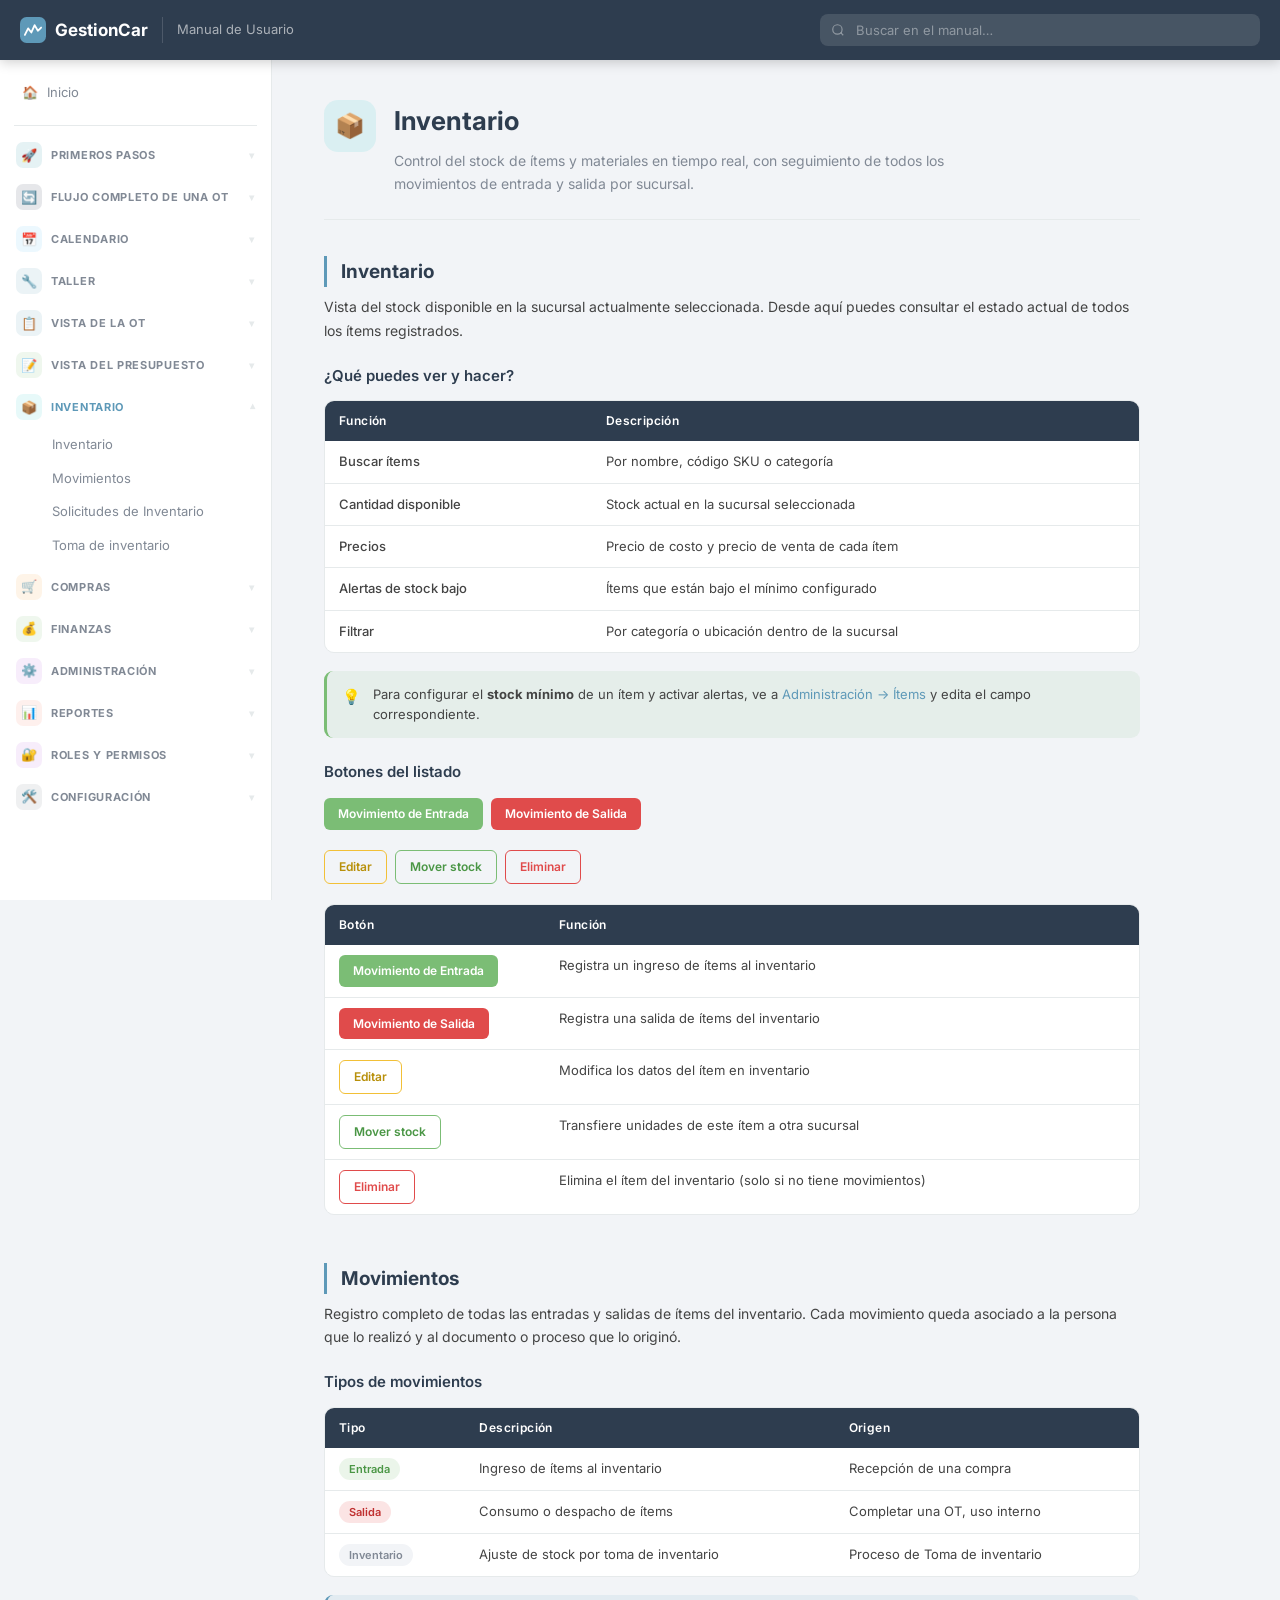
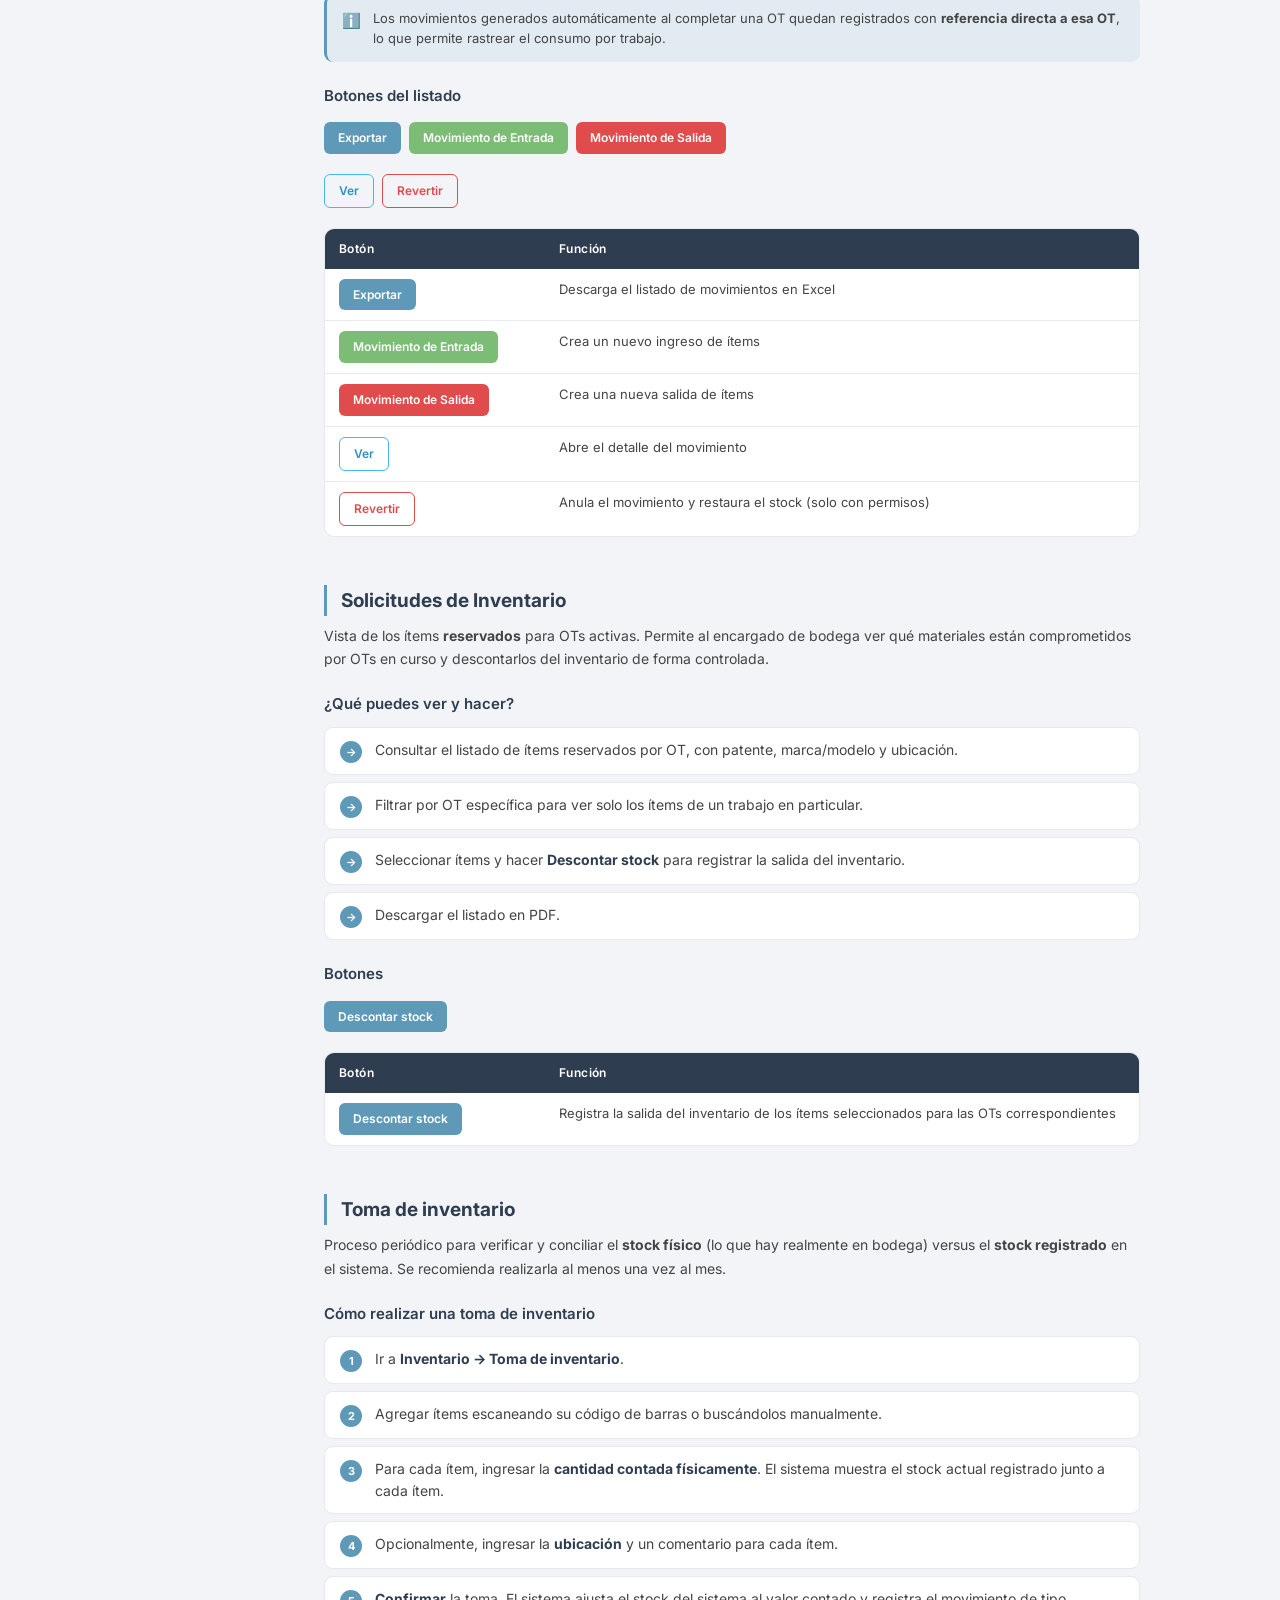
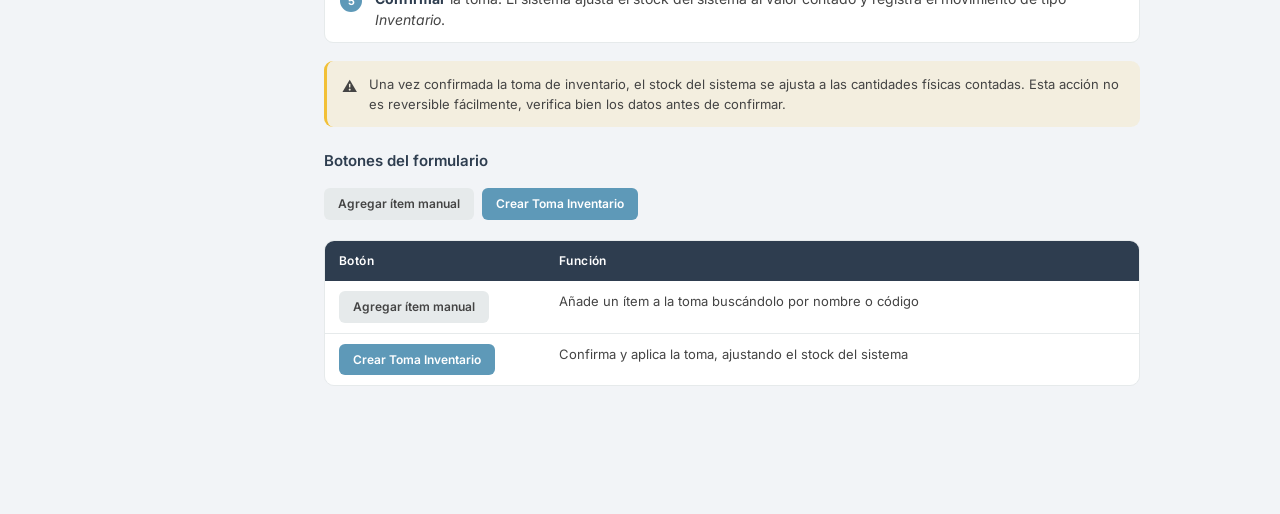
<file: inventario.html>
<!DOCTYPE html>
<html lang="es">
<head>
  <meta charset="UTF-8"/>
  <meta name="viewport" content="width=device-width, initial-scale=1.0"/>
  <title>Inventario — Manual GestionCar</title>
  <link href="https://fonts.googleapis.com/css2?family=Inter:wght@300;400;500;600;700&display=swap" rel="stylesheet"/>
  <link rel="stylesheet" href="styles.css"/>
</head>
<body>
<div class="layout">
  <main class="main">

    <div class="page-header">
      <div class="page-header-icon" style="background:rgba(18,194,194,.1)">📦</div>
      <div class="page-header-text">
        <h1>Inventario</h1>
        <p>Control del stock de ítems y materiales en tiempo real, con seguimiento de todos los movimientos de entrada y salida por sucursal.</p>
      </div>
    </div>

    <!-- Inventario -->
    <div class="section">
      <div id="inv-inventario" class="section-anchor"></div>
      <h2>Inventario</h2>
      <p>Vista del stock disponible en la sucursal actualmente seleccionada. Desde aquí puedes consultar el estado actual de todos los ítems registrados.</p>

      <h3>¿Qué puedes ver y hacer?</h3>
      <div class="tbl-wrap">
        <table>
          <thead><tr><th>Función</th><th>Descripción</th></tr></thead>
          <tbody>
            <tr><td>Buscar ítems</td><td>Por nombre, código SKU o categoría</td></tr>
            <tr><td>Cantidad disponible</td><td>Stock actual en la sucursal seleccionada</td></tr>
            <tr><td>Precios</td><td>Precio de costo y precio de venta de cada ítem</td></tr>
            <tr><td>Alertas de stock bajo</td><td>Ítems que están bajo el mínimo configurado</td></tr>
            <tr><td>Filtrar</td><td>Por categoría o ubicación dentro de la sucursal</td></tr>
          </tbody>
        </table>
      </div>

      <div class="callout callout-tip">
        <span class="callout-icon">💡</span>
        <div>Para configurar el <strong>stock mínimo</strong> de un ítem y activar alertas, ve a <a href="administracion.html#items">Administración → Ítems</a> y edita el campo correspondiente.</div>
      </div>

      <h3>Botones del listado</h3>
      <div class="btn-row">
        <span class="btn-chip bc-success">Movimiento de Entrada</span>
        <span class="btn-chip bc-danger">Movimiento de Salida</span>
      </div>
      <div class="btn-row">
        <span class="btn-chip bc-ol-warning">Editar</span>
        <span class="btn-chip bc-ol-success">Mover stock</span>
        <span class="btn-chip bc-ol-danger">Eliminar</span>
      </div>
      <div class="tbl-wrap btn-ref-table">
        <table>
          <thead><tr><th>Botón</th><th>Función</th></tr></thead>
          <tbody>
            <tr><td><span class="btn-chip bc-success">Movimiento de Entrada</span></td><td>Registra un ingreso de ítems al inventario</td></tr>
            <tr><td><span class="btn-chip bc-danger">Movimiento de Salida</span></td><td>Registra una salida de ítems del inventario</td></tr>
            <tr><td><span class="btn-chip bc-ol-warning">Editar</span></td><td>Modifica los datos del ítem en inventario</td></tr>
            <tr><td><span class="btn-chip bc-ol-success">Mover stock</span></td><td>Transfiere unidades de este ítem a otra sucursal</td></tr>
            <tr><td><span class="btn-chip bc-ol-danger">Eliminar</span></td><td>Elimina el ítem del inventario (solo si no tiene movimientos)</td></tr>
          </tbody>
        </table>
      </div>
    </div>

    <!-- Movimientos -->
    <div class="section">
      <div id="inv-movimientos" class="section-anchor"></div>
      <h2>Movimientos</h2>
      <p>Registro completo de todas las entradas y salidas de ítems del inventario. Cada movimiento queda asociado a la persona que lo realizó y al documento o proceso que lo originó.</p>

      <h3>Tipos de movimientos</h3>
      <div class="tbl-wrap">
        <table>
          <thead><tr><th>Tipo</th><th>Descripción</th><th>Origen</th></tr></thead>
          <tbody>
            <tr><td><span class="badge badge-green">Entrada</span></td><td>Ingreso de ítems al inventario</td><td>Recepción de una compra</td></tr>
            <tr><td><span class="badge badge-red">Salida</span></td><td>Consumo o despacho de ítems</td><td>Completar una OT, uso interno</td></tr>
            <tr><td><span class="badge badge-gray">Inventario</span></td><td>Ajuste de stock por toma de inventario</td><td>Proceso de Toma de inventario</td></tr>
          </tbody>
        </table>
      </div>

      <div class="callout callout-info">
        <span class="callout-icon">ℹ️</span>
        <div>Los movimientos generados automáticamente al completar una OT quedan registrados con <strong>referencia directa a esa OT</strong>, lo que permite rastrear el consumo por trabajo.</div>
      </div>

      <h3>Botones del listado</h3>
      <div class="btn-row">
        <span class="btn-chip bc-primary">Exportar</span>
        <span class="btn-chip bc-success">Movimiento de Entrada</span>
        <span class="btn-chip bc-danger">Movimiento de Salida</span>
      </div>
      <div class="btn-row">
        <span class="btn-chip bc-ol-info">Ver</span>
        <span class="btn-chip bc-ol-danger">Revertir</span>
      </div>
      <div class="tbl-wrap btn-ref-table">
        <table>
          <thead><tr><th>Botón</th><th>Función</th></tr></thead>
          <tbody>
            <tr><td><span class="btn-chip bc-primary">Exportar</span></td><td>Descarga el listado de movimientos en Excel</td></tr>
            <tr><td><span class="btn-chip bc-success">Movimiento de Entrada</span></td><td>Crea un nuevo ingreso de ítems</td></tr>
            <tr><td><span class="btn-chip bc-danger">Movimiento de Salida</span></td><td>Crea una nueva salida de ítems</td></tr>
            <tr><td><span class="btn-chip bc-ol-info">Ver</span></td><td>Abre el detalle del movimiento</td></tr>
            <tr><td><span class="btn-chip bc-ol-danger">Revertir</span></td><td>Anula el movimiento y restaura el stock (solo con permisos)</td></tr>
          </tbody>
        </table>
      </div>
    </div>

    <!-- Solicitudes de Inventario -->
    <div class="section">
      <div id="inv-solicitudes" class="section-anchor"></div>
      <h2>Solicitudes de Inventario</h2>
      <p>Vista de los ítems <strong>reservados</strong> para OTs activas. Permite al encargado de bodega ver qué materiales están comprometidos por OTs en curso y descontarlos del inventario de forma controlada.</p>

      <h3>¿Qué puedes ver y hacer?</h3>
      <div class="steps">
        <div class="step"><div class="step-num">→</div><div class="step-text">Consultar el listado de ítems reservados por OT, con patente, marca/modelo y ubicación.</div></div>
        <div class="step"><div class="step-num">→</div><div class="step-text">Filtrar por OT específica para ver solo los ítems de un trabajo en particular.</div></div>
        <div class="step"><div class="step-num">→</div><div class="step-text">Seleccionar ítems y hacer <strong>Descontar stock</strong> para registrar la salida del inventario.</div></div>
        <div class="step"><div class="step-num">→</div><div class="step-text">Descargar el listado en PDF.</div></div>
      </div>

      <h3>Botones</h3>
      <div class="btn-row">
        <span class="btn-chip bc-primary">Descontar stock</span>
      </div>
      <div class="tbl-wrap btn-ref-table">
        <table>
          <thead><tr><th>Botón</th><th>Función</th></tr></thead>
          <tbody>
            <tr><td><span class="btn-chip bc-primary">Descontar stock</span></td><td>Registra la salida del inventario de los ítems seleccionados para las OTs correspondientes</td></tr>
          </tbody>
        </table>
      </div>
    </div>

    <!-- Toma de inventario -->
    <div class="section">
      <div id="inv-toma" class="section-anchor"></div>
      <h2>Toma de inventario</h2>
      <p>Proceso periódico para verificar y conciliar el <strong>stock físico</strong> (lo que hay realmente en bodega) versus el <strong>stock registrado</strong> en el sistema. Se recomienda realizarla al menos una vez al mes.</p>

      <h3>Cómo realizar una toma de inventario</h3>
      <div class="steps">
        <div class="step"><div class="step-num">1</div><div class="step-text">Ir a <strong>Inventario → Toma de inventario</strong>.</div></div>
        <div class="step"><div class="step-num">2</div><div class="step-text">Agregar ítems escaneando su código de barras o buscándolos manualmente.</div></div>
        <div class="step"><div class="step-num">3</div><div class="step-text">Para cada ítem, ingresar la <strong>cantidad contada físicamente</strong>. El sistema muestra el stock actual registrado junto a cada ítem.</div></div>
        <div class="step"><div class="step-num">4</div><div class="step-text">Opcionalmente, ingresar la <strong>ubicación</strong> y un comentario para cada ítem.</div></div>
        <div class="step"><div class="step-num">5</div><div class="step-text"><strong>Confirmar</strong> la toma. El sistema ajusta el stock del sistema al valor contado y registra el movimiento de tipo <em>Inventario</em>.</div></div>
      </div>

      <div class="callout callout-warning">
        <span class="callout-icon">⚠️</span>
        <div>Una vez confirmada la toma de inventario, el stock del sistema se ajusta a las cantidades físicas contadas. Esta acción no es reversible fácilmente, verifica bien los datos antes de confirmar.</div>
      </div>

      <h3>Botones del formulario</h3>
      <div class="btn-row">
        <span class="btn-chip bc-light">Agregar ítem manual</span>
        <span class="btn-chip bc-primary">Crear Toma Inventario</span>
      </div>
      <div class="tbl-wrap btn-ref-table">
        <table>
          <thead><tr><th>Botón</th><th>Función</th></tr></thead>
          <tbody>
            <tr><td><span class="btn-chip bc-light">Agregar ítem manual</span></td><td>Añade un ítem a la toma buscándolo por nombre o código</td></tr>
            <tr><td><span class="btn-chip bc-primary">Crear Toma Inventario</span></td><td>Confirma y aplica la toma, ajustando el stock del sistema</td></tr>
          </tbody>
        </table>
      </div>
    </div>

  </main>
</div>
<script src="nav.js"></script>
<script>initNav('inventario');</script>
</body>
</html>
</file>
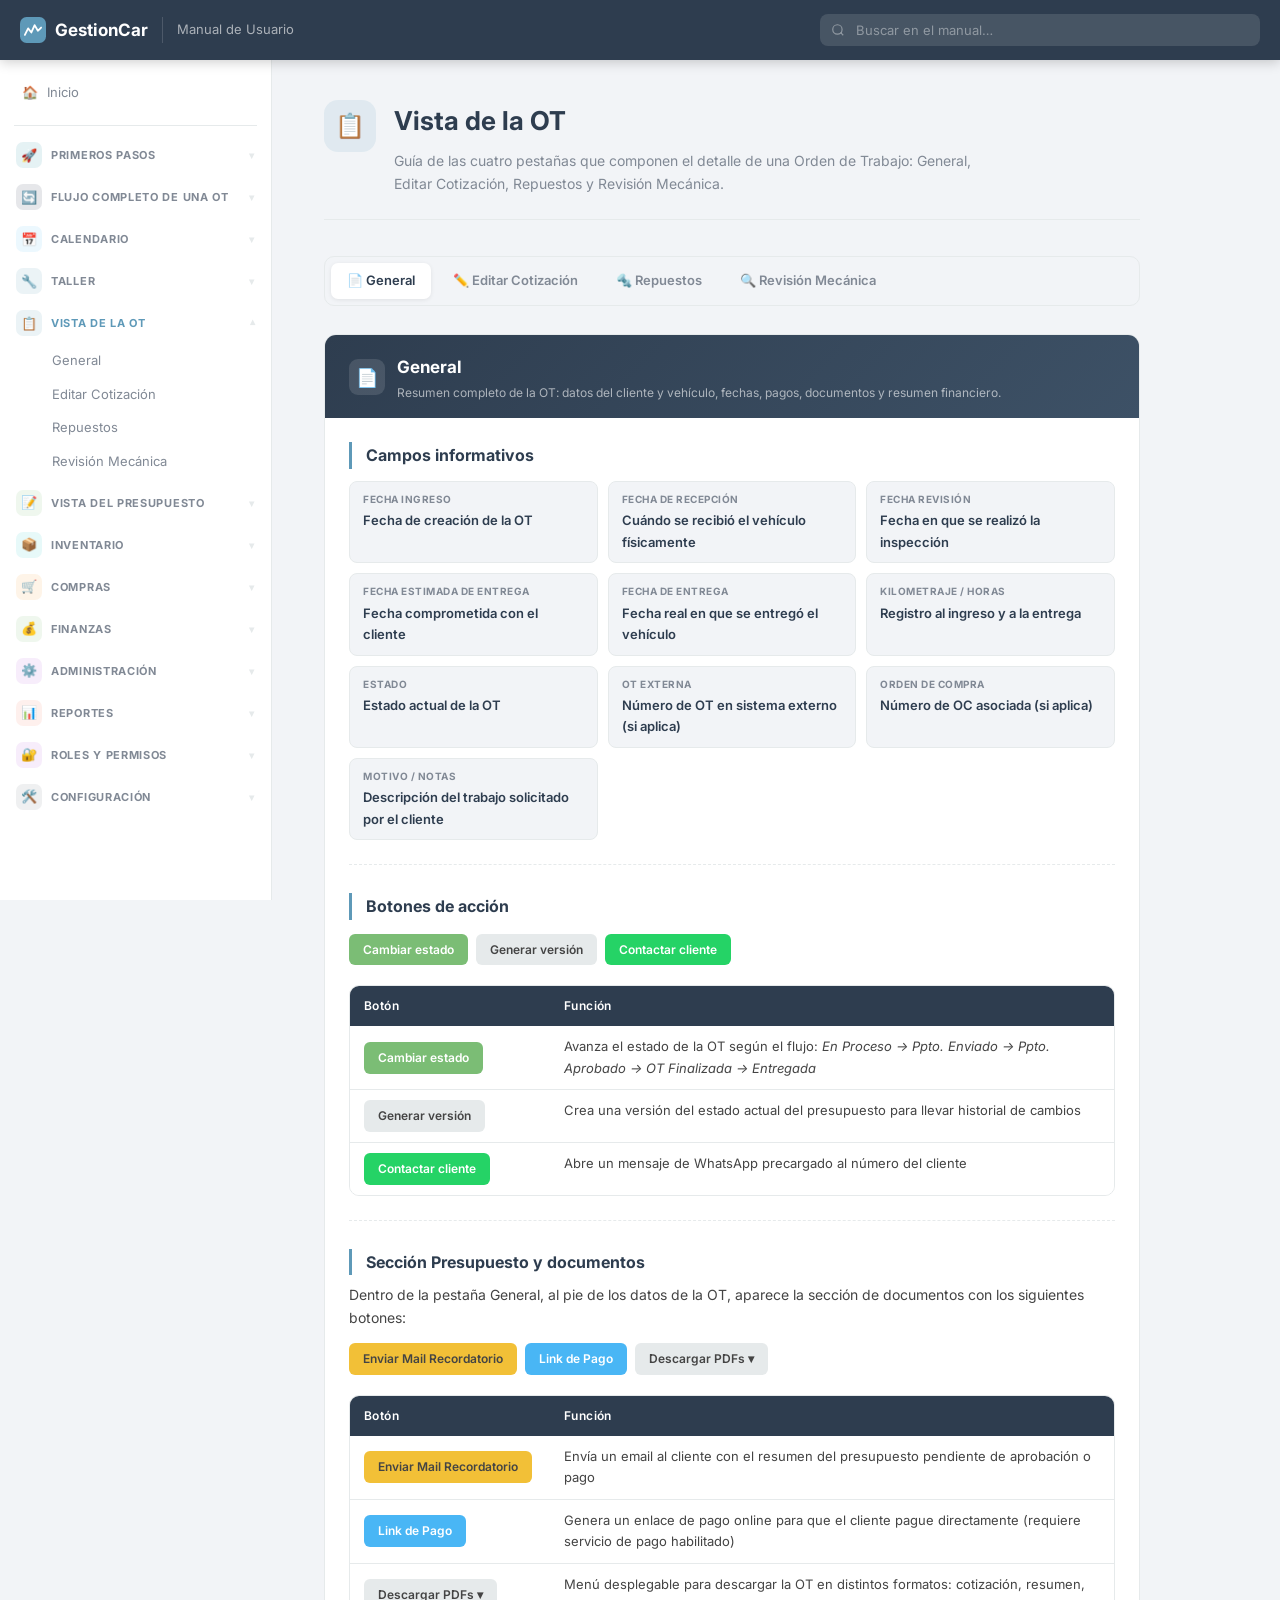
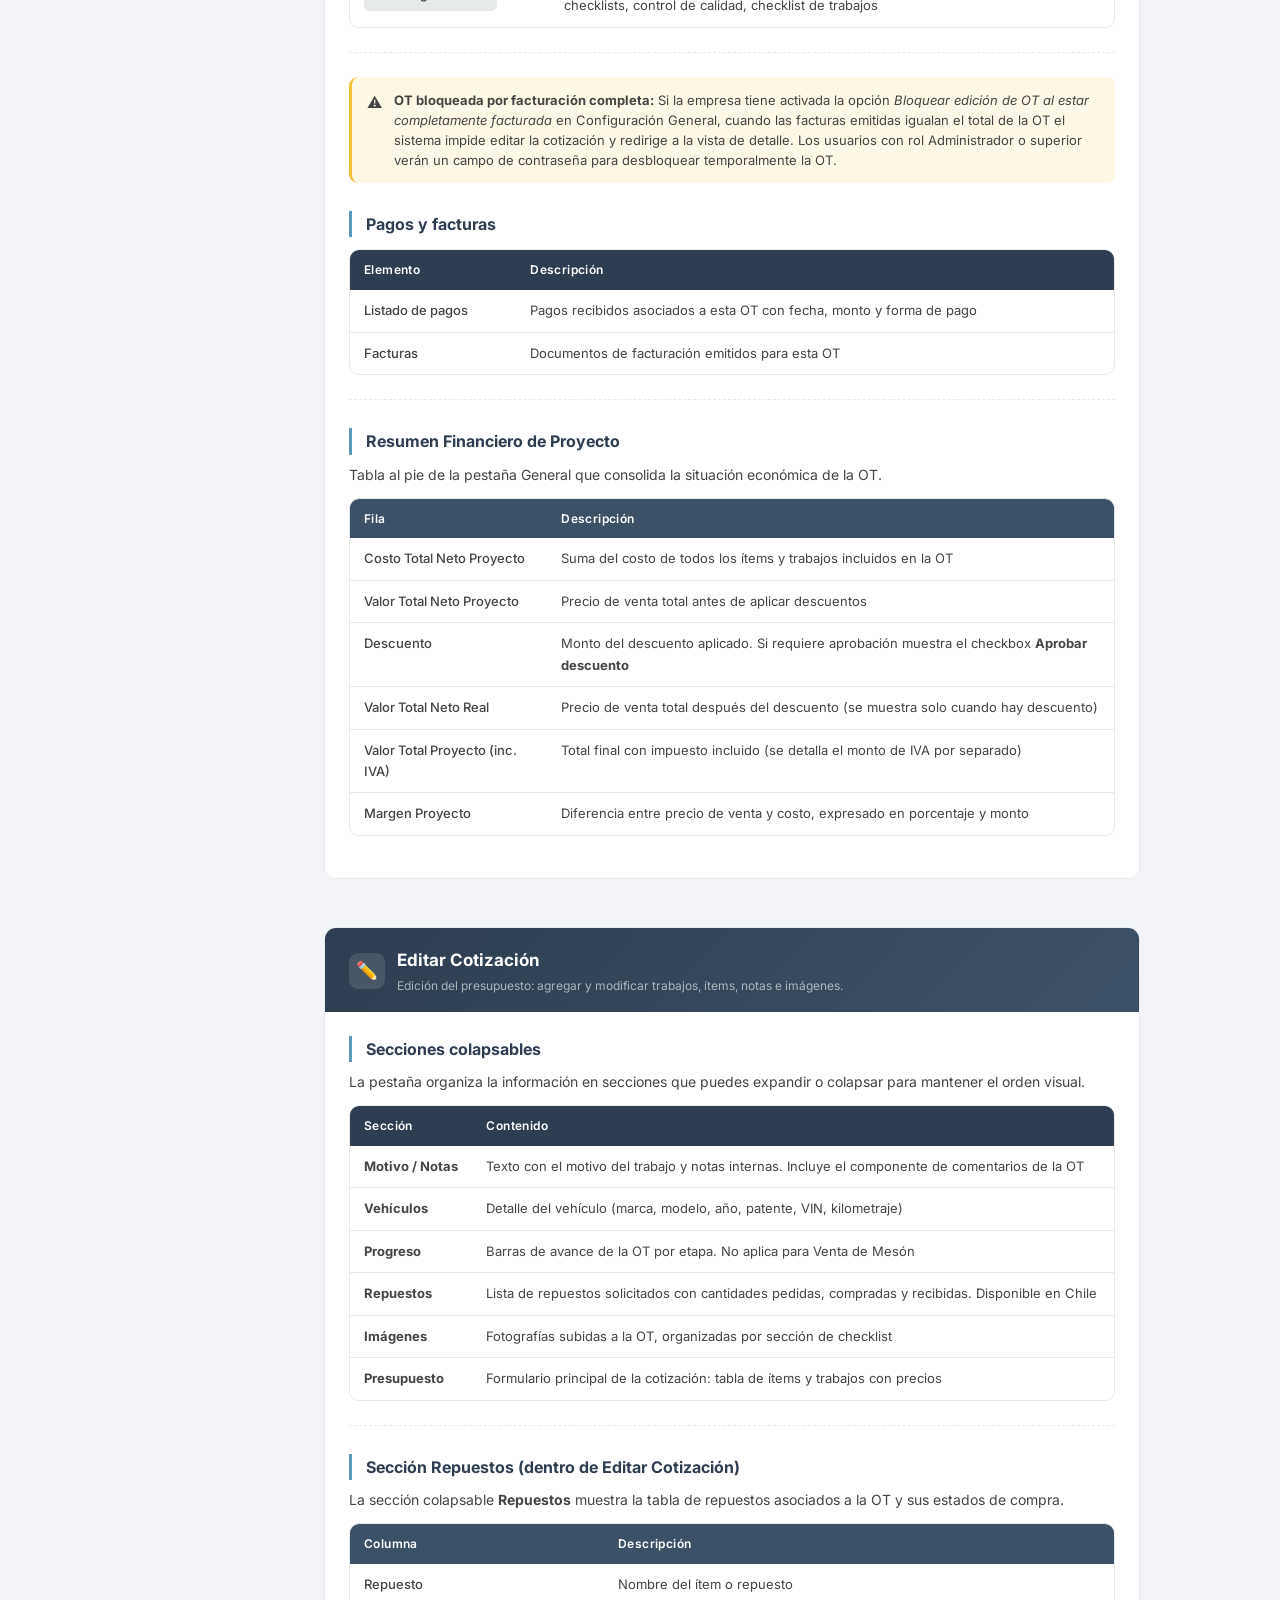
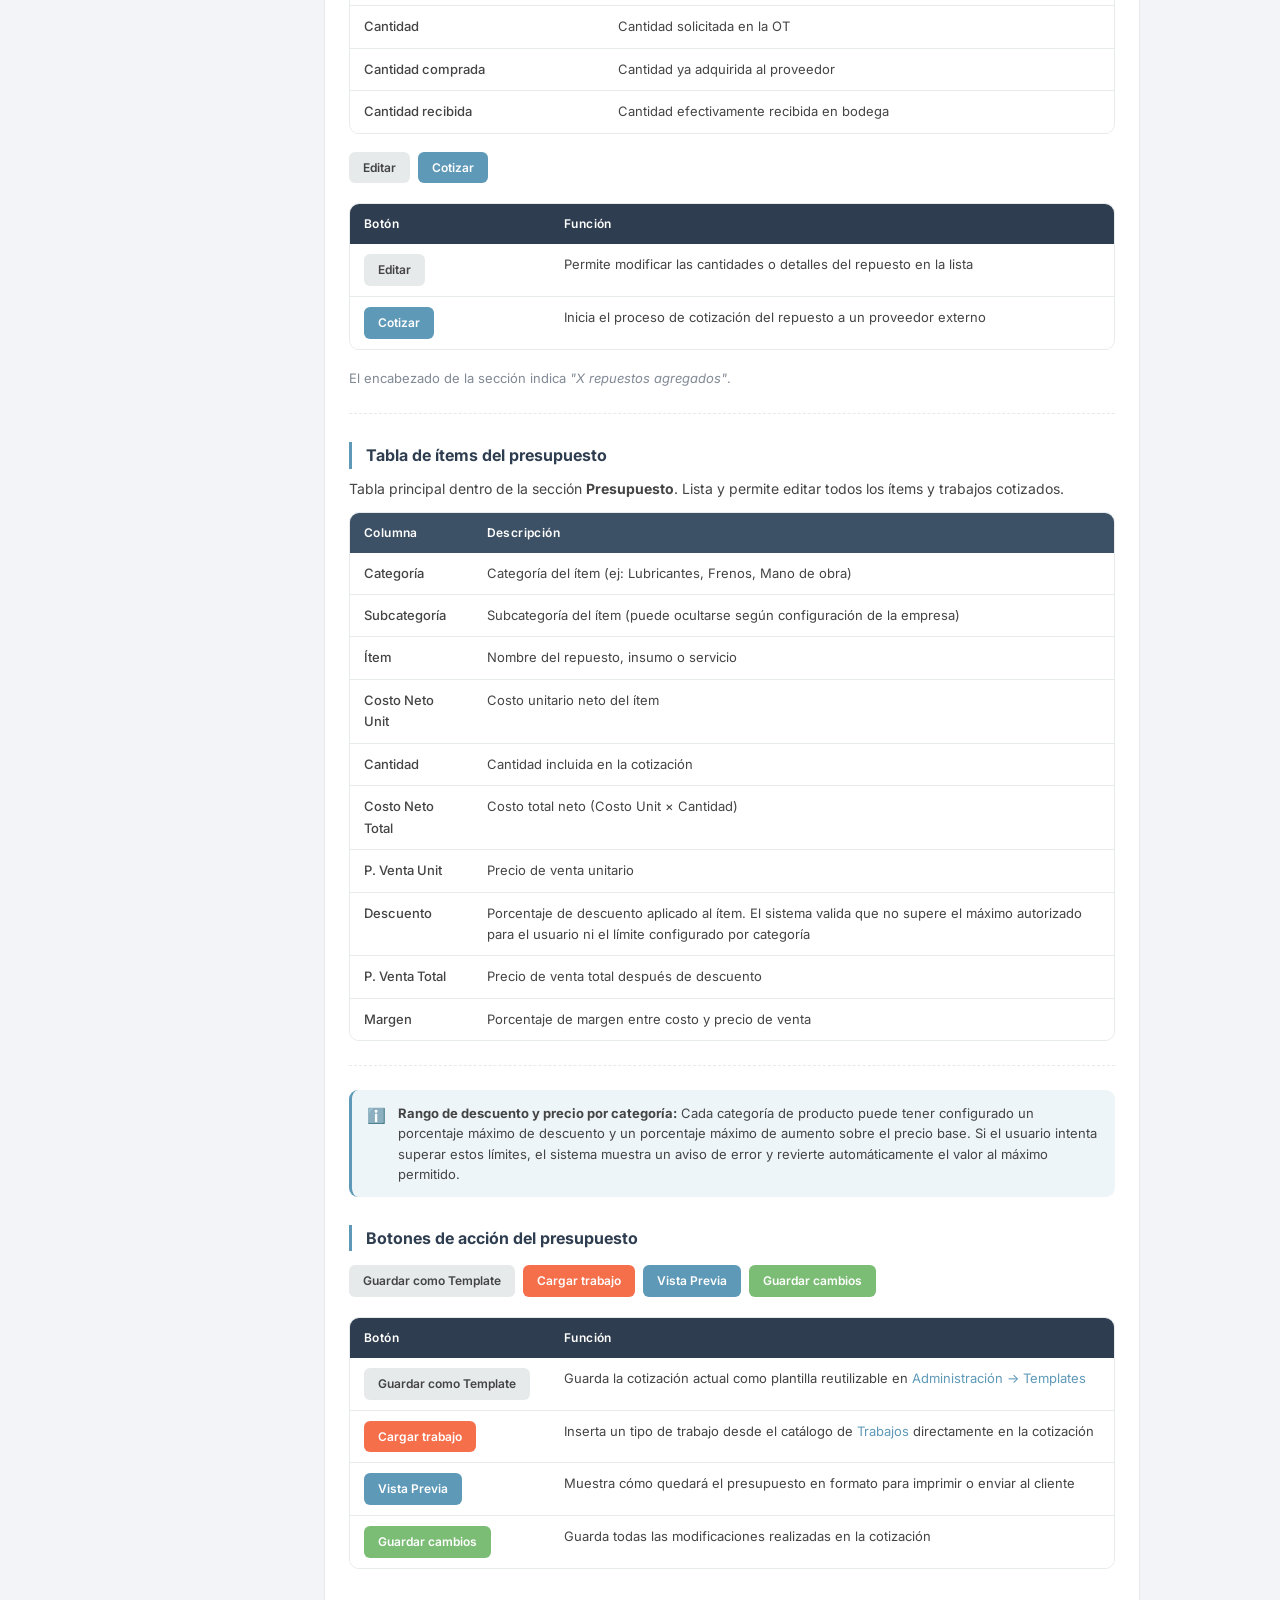
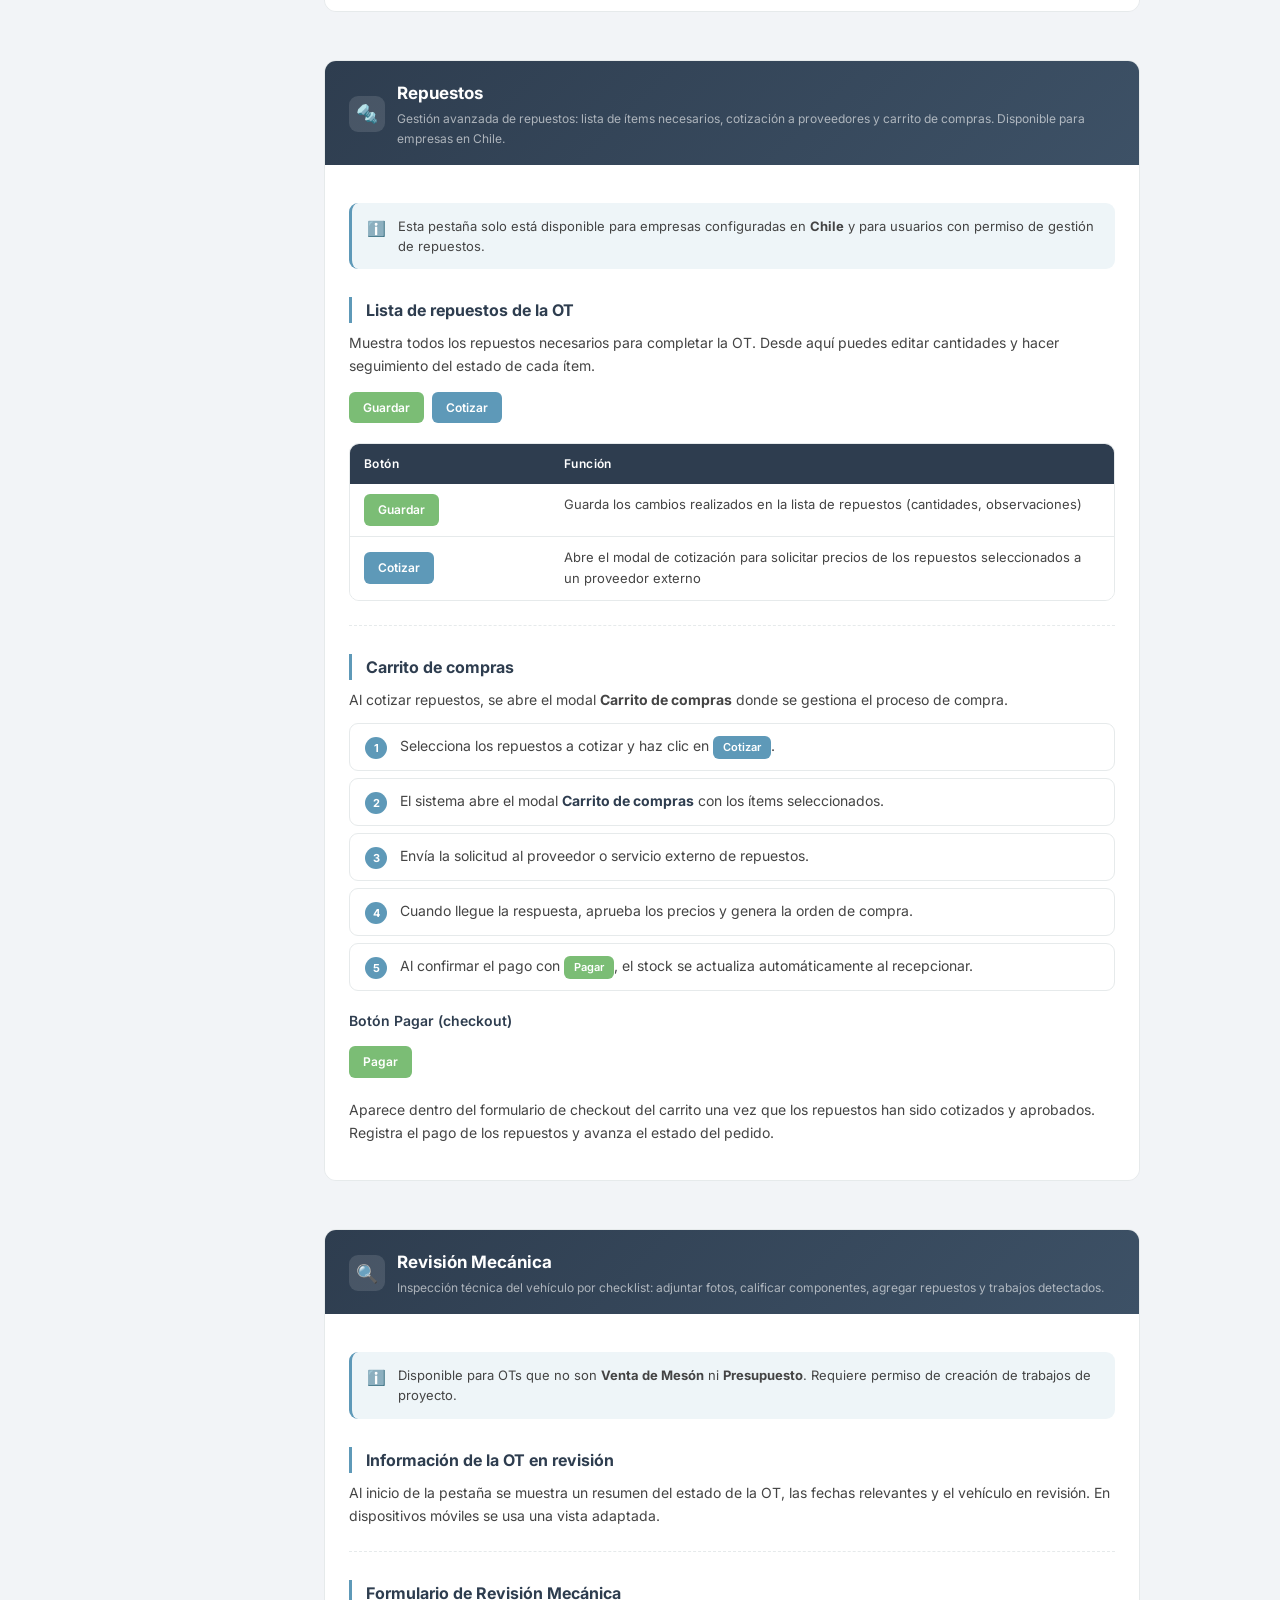
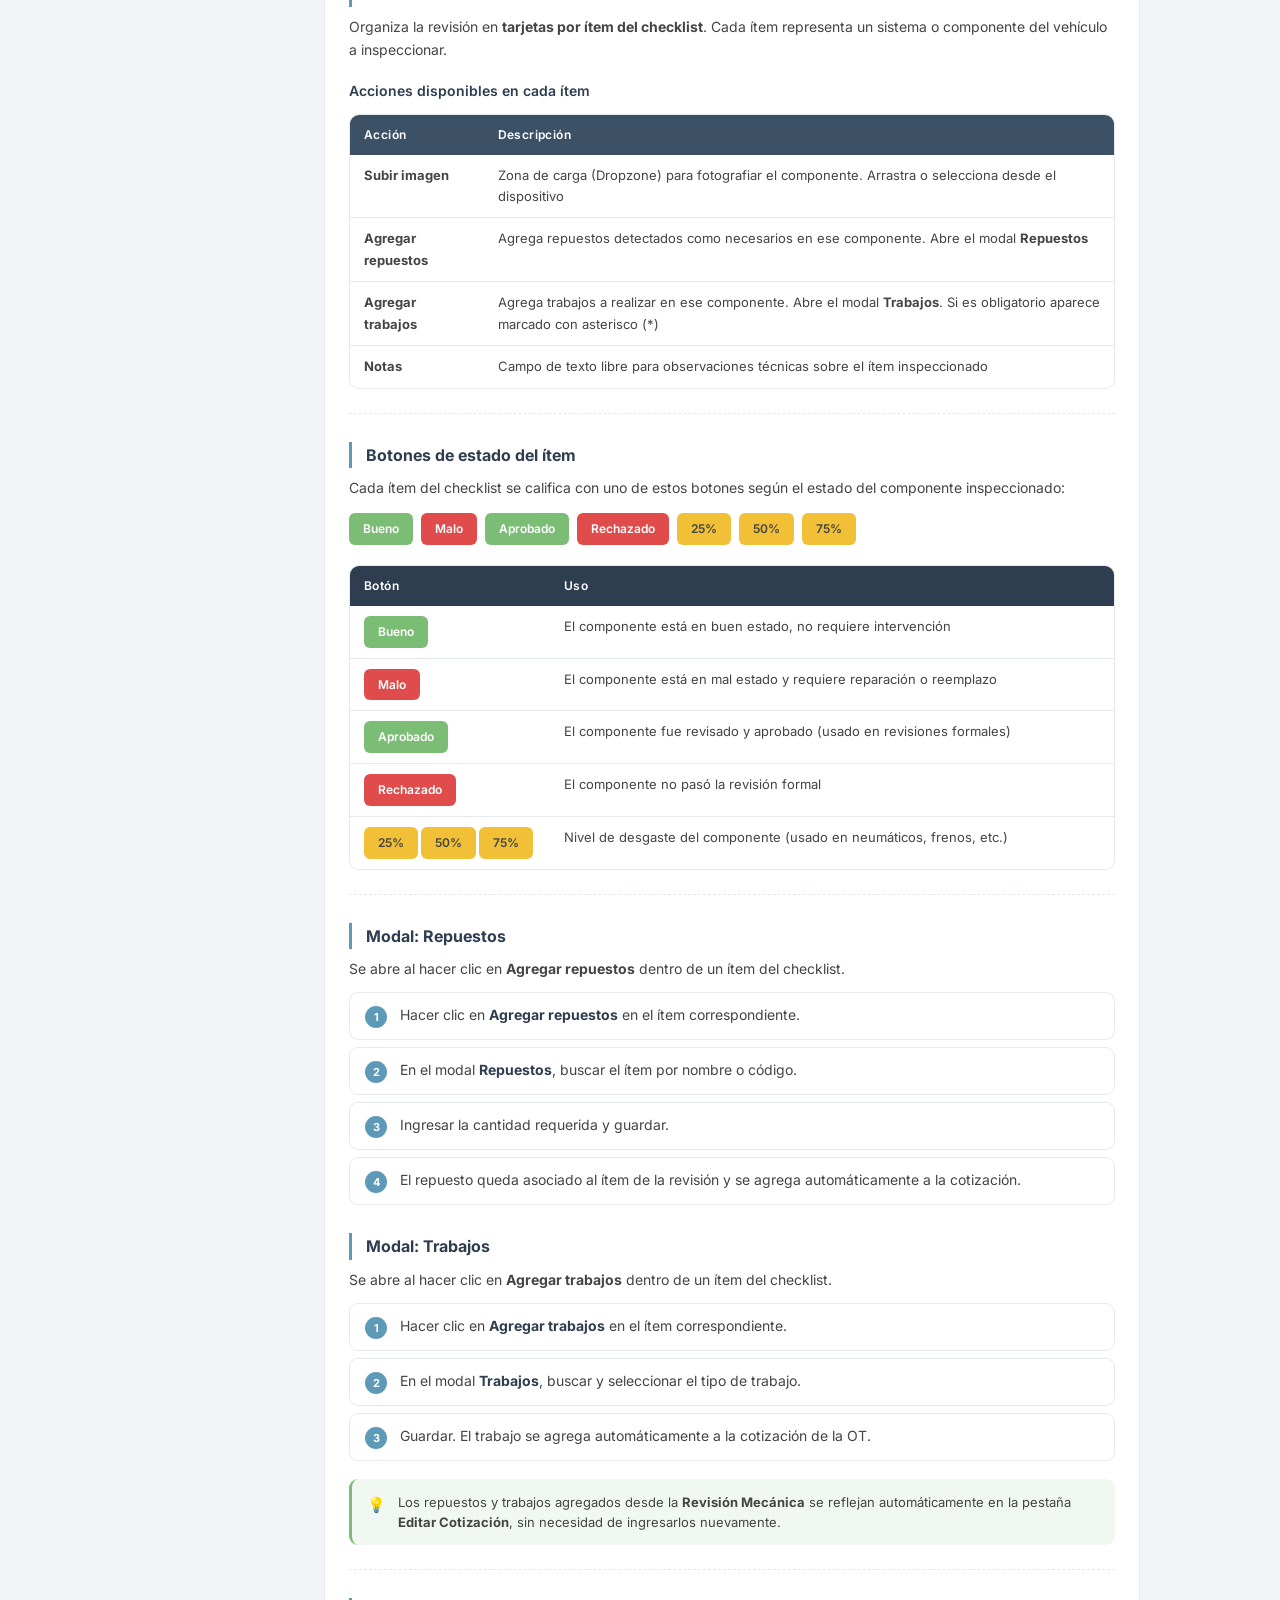
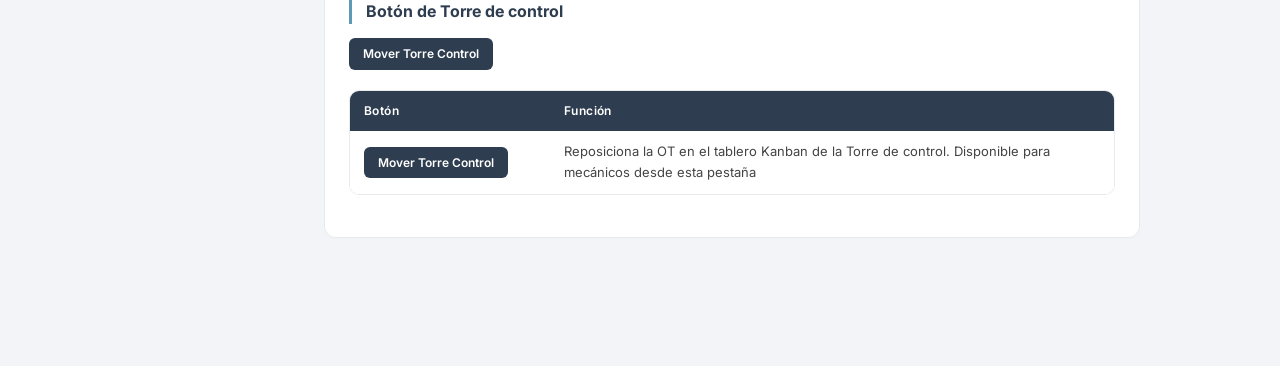
<file: ot-detalle.html>
<!DOCTYPE html>
<html lang="es">
<head>
  <meta charset="UTF-8"/>
  <meta name="viewport" content="width=device-width, initial-scale=1.0"/>
  <title>Vista de OT — Manual GestionCar</title>
  <link href="https://fonts.googleapis.com/css2?family=Inter:wght@300;400;500;600;700&display=swap" rel="stylesheet"/>
  <link rel="stylesheet" href="styles.css"/>
  <style>
    /* ── Quick-nav tabs ─────────────────────────── */
    .tab-nav {
      display: flex; gap: 6px; flex-wrap: wrap;
      margin: 0 0 28px; padding: 6px;
      background: var(--bg); border-radius: 10px;
      border: 1px solid var(--border);
    }
    .tab-pill {
      padding: 7px 16px; border-radius: 7px;
      font-size: 13px; font-weight: 600; cursor: pointer; border: none;
      background: transparent; color: var(--text-muted);
      transition: background .15s, color .15s;
      text-decoration: none; display: inline-block;
    }
    .tab-pill:hover { background: #fff; color: var(--primary); }
    .tab-pill.active { background: #fff; color: var(--dark); box-shadow: 0 1px 4px rgba(0,0,0,.08); }

    /* ── Tab block wrapper ──────────────────────── */
    .tab-block {
      border: 1px solid var(--border); border-radius: 12px;
      overflow: hidden; margin-bottom: 48px;
    }
    .tab-header {
      padding: 18px 24px 16px;
      background: linear-gradient(135deg, var(--dark) 0%, var(--dark-lt) 100%);
      display: flex; align-items: center; gap: 12px;
    }
    .tab-header-icon {
      width: 36px; height: 36px; border-radius: 9px;
      display: flex; align-items: center; justify-content: center;
      font-size: 18px; flex-shrink: 0; background: rgba(255,255,255,.12);
    }
    .tab-header h2 { font-size: 17px; font-weight: 700; color: #fff; margin: 0; border: none; padding: 0; }
    .tab-header p  { font-size: 12px; color: rgba(255,255,255,.6); margin: 2px 0 0; }
    .tab-body { padding: 24px; background: #fff; }
    .tab-body .section { margin-bottom: 0; }
    .tab-body .section h2 { margin-top: 28px; font-size: 16px; }
    .tab-body .section h2:first-child { margin-top: 0; }
    .tab-body .section h3 { font-size: 14px; margin: 18px 0 8px; }

    /* ── Field grid ─────────────────────────────── */
    .field-grid {
      display: grid; grid-template-columns: repeat(auto-fill, minmax(200px, 1fr));
      gap: 10px; margin: 12px 0 18px;
    }
    .field-chip {
      background: var(--bg); border: 1px solid var(--border);
      border-radius: 8px; padding: 9px 13px; font-size: 13px;
    }
    .field-chip .fc-label { font-size: 10px; font-weight: 700; text-transform: uppercase; letter-spacing: .5px; color: var(--text-muted); margin-bottom: 3px; }
    .field-chip .fc-value { font-weight: 600; color: var(--dark); }

    /* ── Buttons — solid, matching the real interface ── */
    .btn-row { display: flex; flex-wrap: wrap; gap: 8px; margin: 14px 0 20px; align-items: center; }

    /* Base chip */
    .btn-chip {
      display: inline-flex; align-items: center; gap: 5px;
      padding: 6px 14px; border-radius: 6px;
      font-size: 12px; font-weight: 600; border: none;
      white-space: nowrap; cursor: default;
      font-family: 'Inter', sans-serif;
    }

    /* Solid variants — same palette as the Bootstrap buttons in GestionCar */
    .bc-success   { background: #7BBD75; color: #fff; }
    .bc-primary   { background: #5E99B8; color: #fff; }
    .bc-secondary { background: #F56F4B; color: #fff; }
    .bc-warning   { background: #F2C037; color: #444; }
    .bc-danger    { background: #E04B4B; color: #fff; }
    .bc-light     { background: #E6EAEB; color: #444; }
    .bc-dark      { background: #2E3D4F; color: #fff; }
    .bc-whatsapp  { background: #25d366; color: #fff; }
    .bc-info      { background: #49B6F5; color: #fff; }

    /* ── Col table darker header ────────────────── */
    .col-table thead tr { background: #3d5166; }

    /* ── Divider ────────────────────────────────── */
    .section-divider { border: none; border-top: 1px dashed var(--border); margin: 24px 0; }

    /* ── Btn reference table ────────────────────── */
    .btn-ref-table td:first-child { width: 200px; vertical-align: middle; }
  </style>
</head>
<body>
<div class="layout">
  <main class="main">

    <div class="page-header">
      <div class="page-header-icon" style="background:rgba(94,153,184,.12)">📋</div>
      <div class="page-header-text">
        <h1>Vista de la OT</h1>
        <p>Guía de las cuatro pestañas que componen el detalle de una Orden de Trabajo: General, Editar Cotización, Repuestos y Revisión Mecánica.</p>
      </div>
    </div>

    <!-- Quick-nav -->
    <div class="tab-nav">
      <a href="#tab-general"    class="tab-pill active">📄 General</a>
      <a href="#tab-cotizacion" class="tab-pill">✏️ Editar Cotización</a>
      <a href="#tab-repuestos"  class="tab-pill">🔩 Repuestos</a>
      <a href="#tab-revision"   class="tab-pill">🔍 Revisión Mecánica</a>
    </div>

    <!-- ══════════════════════════════════════════════ -->
    <!-- TAB 1 — GENERAL                                -->
    <!-- ══════════════════════════════════════════════ -->
    <div id="tab-general" class="section-anchor tab-block">
      <div class="tab-header">
        <div class="tab-header-icon">📄</div>
        <div>
          <h2>General</h2>
          <p>Resumen completo de la OT: datos del cliente y vehículo, fechas, pagos, documentos y resumen financiero.</p>
        </div>
      </div>
      <div class="tab-body">
        <div class="section">

          <!-- Campos -->
          <h2>Campos informativos</h2>
          <div class="field-grid">
            <div class="field-chip"><div class="fc-label">Fecha Ingreso</div><div class="fc-value">Fecha de creación de la OT</div></div>
            <div class="field-chip"><div class="fc-label">Fecha de recepción</div><div class="fc-value">Cuándo se recibió el vehículo físicamente</div></div>
            <div class="field-chip"><div class="fc-label">Fecha Revisión</div><div class="fc-value">Fecha en que se realizó la inspección</div></div>
            <div class="field-chip"><div class="fc-label">Fecha estimada de entrega</div><div class="fc-value">Fecha comprometida con el cliente</div></div>
            <div class="field-chip"><div class="fc-label">Fecha de entrega</div><div class="fc-value">Fecha real en que se entregó el vehículo</div></div>
            <div class="field-chip"><div class="fc-label">Kilometraje / Horas</div><div class="fc-value">Registro al ingreso y a la entrega</div></div>
            <div class="field-chip"><div class="fc-label">Estado</div><div class="fc-value">Estado actual de la OT</div></div>
            <div class="field-chip"><div class="fc-label">OT Externa</div><div class="fc-value">Número de OT en sistema externo (si aplica)</div></div>
            <div class="field-chip"><div class="fc-label">Orden de Compra</div><div class="fc-value">Número de OC asociada (si aplica)</div></div>
            <div class="field-chip"><div class="fc-label">Motivo / Notas</div><div class="fc-value">Descripción del trabajo solicitado por el cliente</div></div>
          </div>

          <hr class="section-divider"/>

          <!-- Botones principales -->
          <h2>Botones de acción</h2>
          <div class="btn-row">
            <span class="btn-chip bc-success">Cambiar estado</span>
            <span class="btn-chip bc-light">Generar versión</span>
            <span class="btn-chip bc-whatsapp">Contactar cliente</span>
          </div>
          <div class="tbl-wrap btn-ref-table">
            <table>
              <thead><tr><th>Botón</th><th>Función</th></tr></thead>
              <tbody>
                <tr>
                  <td><span class="btn-chip bc-success">Cambiar estado</span></td>
                  <td>Avanza el estado de la OT según el flujo: <em>En Proceso → Ppto. Enviado → Ppto. Aprobado → OT Finalizada → Entregada</em></td>
                </tr>
                <tr>
                  <td><span class="btn-chip bc-light">Generar versión</span></td>
                  <td>Crea una versión del estado actual del presupuesto para llevar historial de cambios</td>
                </tr>
                <tr>
                  <td><span class="btn-chip bc-whatsapp">Contactar cliente</span></td>
                  <td>Abre un mensaje de WhatsApp precargado al número del cliente</td>
                </tr>
              </tbody>
            </table>
          </div>

          <hr class="section-divider"/>

          <!-- Sección presupuesto / documentos -->
          <h2>Sección Presupuesto y documentos</h2>
          <p>Dentro de la pestaña General, al pie de los datos de la OT, aparece la sección de documentos con los siguientes botones:</p>
          <div class="btn-row">
            <span class="btn-chip bc-warning">Enviar Mail Recordatorio</span>
            <span class="btn-chip bc-info">Link de Pago</span>
            <span class="btn-chip bc-light">Descargar PDFs ▾</span>
          </div>
          <div class="tbl-wrap btn-ref-table">
            <table>
              <thead><tr><th>Botón</th><th>Función</th></tr></thead>
              <tbody>
                <tr>
                  <td><span class="btn-chip bc-warning">Enviar Mail Recordatorio</span></td>
                  <td>Envía un email al cliente con el resumen del presupuesto pendiente de aprobación o pago</td>
                </tr>
                <tr>
                  <td><span class="btn-chip bc-info">Link de Pago</span></td>
                  <td>Genera un enlace de pago online para que el cliente pague directamente (requiere servicio de pago habilitado)</td>
                </tr>
                <tr>
                  <td><span class="btn-chip bc-light">Descargar PDFs ▾</span></td>
                  <td>Menú desplegable para descargar la OT en distintos formatos: cotización, resumen, checklists, control de calidad, checklist de trabajos</td>
                </tr>
              </tbody>
            </table>
          </div>

          <hr class="section-divider"/>

          <div class="callout callout-warning">
            <span class="callout-icon">⚠️</span>
            <div><strong>OT bloqueada por facturación completa:</strong> Si la empresa tiene activada la opción <em>Bloquear edición de OT al estar completamente facturada</em> en Configuración General, cuando las facturas emitidas igualan el total de la OT el sistema impide editar la cotización y redirige a la vista de detalle. Los usuarios con rol Administrador o superior verán un campo de contraseña para desbloquear temporalmente la OT.</div>
          </div>

          <!-- Pagos y facturas -->
          <h2>Pagos y facturas</h2>
          <div class="tbl-wrap">
            <table>
              <thead><tr><th>Elemento</th><th>Descripción</th></tr></thead>
              <tbody>
                <tr><td>Listado de pagos</td><td>Pagos recibidos asociados a esta OT con fecha, monto y forma de pago</td></tr>
                <tr><td>Facturas</td><td>Documentos de facturación emitidos para esta OT</td></tr>
              </tbody>
            </table>
          </div>

          <hr class="section-divider"/>

          <!-- Resumen financiero -->
          <h2>Resumen Financiero de Proyecto</h2>
          <p>Tabla al pie de la pestaña General que consolida la situación económica de la OT.</p>
          <div class="tbl-wrap">
            <table class="col-table">
              <thead><tr><th>Fila</th><th>Descripción</th></tr></thead>
              <tbody>
                <tr><td>Costo Total Neto Proyecto</td><td>Suma del costo de todos los ítems y trabajos incluidos en la OT</td></tr>
                <tr><td>Valor Total Neto Proyecto</td><td>Precio de venta total antes de aplicar descuentos</td></tr>
                <tr><td>Descuento</td><td>Monto del descuento aplicado. Si requiere aprobación muestra el checkbox <strong>Aprobar descuento</strong></td></tr>
                <tr><td>Valor Total Neto Real</td><td>Precio de venta total después del descuento (se muestra solo cuando hay descuento)</td></tr>
                <tr><td>Valor Total Proyecto (inc. IVA)</td><td>Total final con impuesto incluido (se detalla el monto de IVA por separado)</td></tr>
                <tr><td>Margen Proyecto</td><td>Diferencia entre precio de venta y costo, expresado en porcentaje y monto</td></tr>
              </tbody>
            </table>
          </div>

        </div>
      </div>
    </div>

    <!-- ══════════════════════════════════════════════ -->
    <!-- TAB 2 — EDITAR COTIZACIÓN                      -->
    <!-- ══════════════════════════════════════════════ -->
    <div id="tab-cotizacion" class="section-anchor tab-block">
      <div class="tab-header">
        <div class="tab-header-icon">✏️</div>
        <div>
          <h2>Editar Cotización</h2>
          <p>Edición del presupuesto: agregar y modificar trabajos, ítems, notas e imágenes.</p>
        </div>
      </div>
      <div class="tab-body">
        <div class="section">

          <!-- Secciones colapsables -->
          <h2>Secciones colapsables</h2>
          <p>La pestaña organiza la información en secciones que puedes expandir o colapsar para mantener el orden visual.</p>
          <div class="tbl-wrap">
            <table>
              <thead><tr><th>Sección</th><th>Contenido</th></tr></thead>
              <tbody>
                <tr><td><strong>Motivo / Notas</strong></td><td>Texto con el motivo del trabajo y notas internas. Incluye el componente de comentarios de la OT</td></tr>
                <tr><td><strong>Vehículos</strong></td><td>Detalle del vehículo (marca, modelo, año, patente, VIN, kilometraje)</td></tr>
                <tr><td><strong>Progreso</strong></td><td>Barras de avance de la OT por etapa. No aplica para Venta de Mesón</td></tr>
                <tr><td><strong>Repuestos</strong></td><td>Lista de repuestos solicitados con cantidades pedidas, compradas y recibidas. Disponible en Chile</td></tr>
                <tr><td><strong>Imágenes</strong></td><td>Fotografías subidas a la OT, organizadas por sección de checklist</td></tr>
                <tr><td><strong>Presupuesto</strong></td><td>Formulario principal de la cotización: tabla de ítems y trabajos con precios</td></tr>
              </tbody>
            </table>
          </div>

          <hr class="section-divider"/>

          <!-- Sección repuestos dentro de Editar Cotización -->
          <h2>Sección Repuestos (dentro de Editar Cotización)</h2>
          <p>La sección colapsable <strong>Repuestos</strong> muestra la tabla de repuestos asociados a la OT y sus estados de compra.</p>
          <div class="tbl-wrap">
            <table class="col-table">
              <thead><tr><th>Columna</th><th>Descripción</th></tr></thead>
              <tbody>
                <tr><td>Repuesto</td><td>Nombre del ítem o repuesto</td></tr>
                <tr><td>Cantidad</td><td>Cantidad solicitada en la OT</td></tr>
                <tr><td>Cantidad comprada</td><td>Cantidad ya adquirida al proveedor</td></tr>
                <tr><td>Cantidad recibida</td><td>Cantidad efectivamente recibida en bodega</td></tr>
              </tbody>
            </table>
          </div>
          <div class="btn-row">
            <span class="btn-chip bc-light">Editar</span>
            <span class="btn-chip bc-primary">Cotizar</span>
          </div>
          <div class="tbl-wrap btn-ref-table">
            <table>
              <thead><tr><th>Botón</th><th>Función</th></tr></thead>
              <tbody>
                <tr>
                  <td><span class="btn-chip bc-light">Editar</span></td>
                  <td>Permite modificar las cantidades o detalles del repuesto en la lista</td>
                </tr>
                <tr>
                  <td><span class="btn-chip bc-primary">Cotizar</span></td>
                  <td>Inicia el proceso de cotización del repuesto a un proveedor externo</td>
                </tr>
              </tbody>
            </table>
          </div>
          <p style="font-size:13px;color:var(--text-muted)">El encabezado de la sección indica <em>"X repuestos agregados"</em>.</p>

          <hr class="section-divider"/>

          <!-- Tabla de ítems del presupuesto -->
          <h2>Tabla de ítems del presupuesto</h2>
          <p>Tabla principal dentro de la sección <strong>Presupuesto</strong>. Lista y permite editar todos los ítems y trabajos cotizados.</p>
          <div class="tbl-wrap">
            <table class="col-table">
              <thead><tr><th>Columna</th><th>Descripción</th></tr></thead>
              <tbody>
                <tr><td>Categoría</td><td>Categoría del ítem (ej: Lubricantes, Frenos, Mano de obra)</td></tr>
                <tr><td>Subcategoría</td><td>Subcategoría del ítem (puede ocultarse según configuración de la empresa)</td></tr>
                <tr><td>Ítem</td><td>Nombre del repuesto, insumo o servicio</td></tr>
                <tr><td>Costo Neto Unit</td><td>Costo unitario neto del ítem</td></tr>
                <tr><td>Cantidad</td><td>Cantidad incluida en la cotización</td></tr>
                <tr><td>Costo Neto Total</td><td>Costo total neto (Costo Unit × Cantidad)</td></tr>
                <tr><td>P. Venta Unit</td><td>Precio de venta unitario</td></tr>
                <tr><td>Descuento</td><td>Porcentaje de descuento aplicado al ítem. El sistema valida que no supere el máximo autorizado para el usuario ni el límite configurado por categoría</td></tr>
                <tr><td>P. Venta Total</td><td>Precio de venta total después de descuento</td></tr>
                <tr><td>Margen</td><td>Porcentaje de margen entre costo y precio de venta</td></tr>
              </tbody>
            </table>
          </div>

          <hr class="section-divider"/>

          <div class="callout callout-info">
            <span class="callout-icon">ℹ️</span>
            <div><strong>Rango de descuento y precio por categoría:</strong> Cada categoría de producto puede tener configurado un porcentaje máximo de descuento y un porcentaje máximo de aumento sobre el precio base. Si el usuario intenta superar estos límites, el sistema muestra un aviso de error y revierte automáticamente el valor al máximo permitido.</div>
          </div>

          <!-- Botones del presupuesto -->
          <h2>Botones de acción del presupuesto</h2>
          <div class="btn-row">
            <span class="btn-chip bc-light">Guardar como Template</span>
            <span class="btn-chip bc-secondary">Cargar trabajo</span>
            <span class="btn-chip bc-primary">Vista Previa</span>
            <span class="btn-chip bc-success">Guardar cambios</span>
          </div>
          <div class="tbl-wrap btn-ref-table">
            <table>
              <thead><tr><th>Botón</th><th>Función</th></tr></thead>
              <tbody>
                <tr>
                  <td><span class="btn-chip bc-light">Guardar como Template</span></td>
                  <td>Guarda la cotización actual como plantilla reutilizable en <a href="administracion.html#templates">Administración → Templates</a></td>
                </tr>
                <tr>
                  <td><span class="btn-chip bc-secondary">Cargar trabajo</span></td>
                  <td>Inserta un tipo de trabajo desde el catálogo de <a href="administracion.html#trabajos">Trabajos</a> directamente en la cotización</td>
                </tr>
                <tr>
                  <td><span class="btn-chip bc-primary">Vista Previa</span></td>
                  <td>Muestra cómo quedará el presupuesto en formato para imprimir o enviar al cliente</td>
                </tr>
                <tr>
                  <td><span class="btn-chip bc-success">Guardar cambios</span></td>
                  <td>Guarda todas las modificaciones realizadas en la cotización</td>
                </tr>
              </tbody>
            </table>
          </div>

        </div>
      </div>
    </div>

    <!-- ══════════════════════════════════════════════ -->
    <!-- TAB 3 — REPUESTOS                              -->
    <!-- ══════════════════════════════════════════════ -->
    <div id="tab-repuestos" class="section-anchor tab-block">
      <div class="tab-header">
        <div class="tab-header-icon">🔩</div>
        <div>
          <h2>Repuestos</h2>
          <p>Gestión avanzada de repuestos: lista de ítems necesarios, cotización a proveedores y carrito de compras. Disponible para empresas en Chile.</p>
        </div>
      </div>
      <div class="tab-body">
        <div class="section">

          <div class="callout callout-info">
            <span class="callout-icon">ℹ️</span>
            <div>Esta pestaña solo está disponible para empresas configuradas en <strong>Chile</strong> y para usuarios con permiso de gestión de repuestos.</div>
          </div>

          <!-- Lista de repuestos -->
          <h2>Lista de repuestos de la OT</h2>
          <p>Muestra todos los repuestos necesarios para completar la OT. Desde aquí puedes editar cantidades y hacer seguimiento del estado de cada ítem.</p>

          <div class="btn-row">
            <span class="btn-chip bc-success">Guardar</span>
            <span class="btn-chip bc-primary">Cotizar</span>
          </div>
          <div class="tbl-wrap btn-ref-table">
            <table>
              <thead><tr><th>Botón</th><th>Función</th></tr></thead>
              <tbody>
                <tr>
                  <td><span class="btn-chip bc-success">Guardar</span></td>
                  <td>Guarda los cambios realizados en la lista de repuestos (cantidades, observaciones)</td>
                </tr>
                <tr>
                  <td><span class="btn-chip bc-primary">Cotizar</span></td>
                  <td>Abre el modal de cotización para solicitar precios de los repuestos seleccionados a un proveedor externo</td>
                </tr>
              </tbody>
            </table>
          </div>

          <hr class="section-divider"/>

          <!-- Carrito de compras -->
          <h2>Carrito de compras</h2>
          <p>Al cotizar repuestos, se abre el modal <strong>Carrito de compras</strong> donde se gestiona el proceso de compra.</p>
          <div class="steps">
            <div class="step"><div class="step-num">1</div><div class="step-text">Selecciona los repuestos a cotizar y haz clic en <span class="btn-chip bc-primary" style="font-size:11px;padding:3px 10px">Cotizar</span>.</div></div>
            <div class="step"><div class="step-num">2</div><div class="step-text">El sistema abre el modal <strong>Carrito de compras</strong> con los ítems seleccionados.</div></div>
            <div class="step"><div class="step-num">3</div><div class="step-text">Envía la solicitud al proveedor o servicio externo de repuestos.</div></div>
            <div class="step"><div class="step-num">4</div><div class="step-text">Cuando llegue la respuesta, aprueba los precios y genera la orden de compra.</div></div>
            <div class="step"><div class="step-num">5</div><div class="step-text">Al confirmar el pago con <span class="btn-chip bc-success" style="font-size:11px;padding:3px 10px">Pagar</span>, el stock se actualiza automáticamente al recepcionar.</div></div>
          </div>

          <h3>Botón Pagar (checkout)</h3>
          <div class="btn-row">
            <span class="btn-chip bc-success">Pagar</span>
          </div>
          <p style="font-size:14px">Aparece dentro del formulario de checkout del carrito una vez que los repuestos han sido cotizados y aprobados. Registra el pago de los repuestos y avanza el estado del pedido.</p>

        </div>
      </div>
    </div>

    <!-- ══════════════════════════════════════════════ -->
    <!-- TAB 4 — REVISIÓN MECÁNICA                      -->
    <!-- ══════════════════════════════════════════════ -->
    <div id="tab-revision" class="section-anchor tab-block">
      <div class="tab-header">
        <div class="tab-header-icon">🔍</div>
        <div>
          <h2>Revisión Mecánica</h2>
          <p>Inspección técnica del vehículo por checklist: adjuntar fotos, calificar componentes, agregar repuestos y trabajos detectados.</p>
        </div>
      </div>
      <div class="tab-body">
        <div class="section">

          <div class="callout callout-info">
            <span class="callout-icon">ℹ️</span>
            <div>Disponible para OTs que no son <strong>Venta de Mesón</strong> ni <strong>Presupuesto</strong>. Requiere permiso de creación de trabajos de proyecto.</div>
          </div>

          <!-- Resumen OT -->
          <h2>Información de la OT en revisión</h2>
          <p>Al inicio de la pestaña se muestra un resumen del estado de la OT, las fechas relevantes y el vehículo en revisión. En dispositivos móviles se usa una vista adaptada.</p>

          <hr class="section-divider"/>

          <!-- Formulario por ítem de checklist -->
          <h2>Formulario de Revisión Mecánica</h2>
          <p>Organiza la revisión en <strong>tarjetas por ítem del checklist</strong>. Cada ítem representa un sistema o componente del vehículo a inspeccionar.</p>

          <h3>Acciones disponibles en cada ítem</h3>
          <div class="tbl-wrap">
            <table class="col-table">
              <thead><tr><th>Acción</th><th>Descripción</th></tr></thead>
              <tbody>
                <tr>
                  <td><strong>Subir imagen</strong></td>
                  <td>Zona de carga (Dropzone) para fotografiar el componente. Arrastra o selecciona desde el dispositivo</td>
                </tr>
                <tr>
                  <td><strong>Agregar repuestos</strong></td>
                  <td>Agrega repuestos detectados como necesarios en ese componente. Abre el modal <strong>Repuestos</strong></td>
                </tr>
                <tr>
                  <td><strong>Agregar trabajos</strong></td>
                  <td>Agrega trabajos a realizar en ese componente. Abre el modal <strong>Trabajos</strong>. Si es obligatorio aparece marcado con asterisco (*)</td>
                </tr>
                <tr>
                  <td><strong>Notas</strong></td>
                  <td>Campo de texto libre para observaciones técnicas sobre el ítem inspeccionado</td>
                </tr>
              </tbody>
            </table>
          </div>

          <hr class="section-divider"/>

          <!-- Estados del ítem -->
          <h2>Botones de estado del ítem</h2>
          <p>Cada ítem del checklist se califica con uno de estos botones según el estado del componente inspeccionado:</p>

          <div class="btn-row">
            <span class="btn-chip bc-success">Bueno</span>
            <span class="btn-chip bc-danger">Malo</span>
            <span class="btn-chip bc-success">Aprobado</span>
            <span class="btn-chip bc-danger">Rechazado</span>
            <span class="btn-chip bc-warning">25%</span>
            <span class="btn-chip bc-warning">50%</span>
            <span class="btn-chip bc-warning">75%</span>
          </div>
          <div class="tbl-wrap btn-ref-table">
            <table>
              <thead><tr><th>Botón</th><th>Uso</th></tr></thead>
              <tbody>
                <tr>
                  <td><span class="btn-chip bc-success">Bueno</span></td>
                  <td>El componente está en buen estado, no requiere intervención</td>
                </tr>
                <tr>
                  <td><span class="btn-chip bc-danger">Malo</span></td>
                  <td>El componente está en mal estado y requiere reparación o reemplazo</td>
                </tr>
                <tr>
                  <td><span class="btn-chip bc-success">Aprobado</span></td>
                  <td>El componente fue revisado y aprobado (usado en revisiones formales)</td>
                </tr>
                <tr>
                  <td><span class="btn-chip bc-danger">Rechazado</span></td>
                  <td>El componente no pasó la revisión formal</td>
                </tr>
                <tr>
                  <td><span class="btn-chip bc-warning">25%</span> <span class="btn-chip bc-warning">50%</span> <span class="btn-chip bc-warning">75%</span></td>
                  <td>Nivel de desgaste del componente (usado en neumáticos, frenos, etc.)</td>
                </tr>
              </tbody>
            </table>
          </div>

          <hr class="section-divider"/>

          <!-- Modal Repuestos -->
          <h2>Modal: Repuestos</h2>
          <p>Se abre al hacer clic en <strong>Agregar repuestos</strong> dentro de un ítem del checklist.</p>
          <div class="steps">
            <div class="step"><div class="step-num">1</div><div class="step-text">Hacer clic en <strong>Agregar repuestos</strong> en el ítem correspondiente.</div></div>
            <div class="step"><div class="step-num">2</div><div class="step-text">En el modal <strong>Repuestos</strong>, buscar el ítem por nombre o código.</div></div>
            <div class="step"><div class="step-num">3</div><div class="step-text">Ingresar la cantidad requerida y guardar.</div></div>
            <div class="step"><div class="step-num">4</div><div class="step-text">El repuesto queda asociado al ítem de la revisión y se agrega automáticamente a la cotización.</div></div>
          </div>

          <!-- Modal Trabajos -->
          <h2>Modal: Trabajos</h2>
          <p>Se abre al hacer clic en <strong>Agregar trabajos</strong> dentro de un ítem del checklist.</p>
          <div class="steps">
            <div class="step"><div class="step-num">1</div><div class="step-text">Hacer clic en <strong>Agregar trabajos</strong> en el ítem correspondiente.</div></div>
            <div class="step"><div class="step-num">2</div><div class="step-text">En el modal <strong>Trabajos</strong>, buscar y seleccionar el tipo de trabajo.</div></div>
            <div class="step"><div class="step-num">3</div><div class="step-text">Guardar. El trabajo se agrega automáticamente a la cotización de la OT.</div></div>
          </div>

          <div class="callout callout-tip">
            <span class="callout-icon">💡</span>
            <div>Los repuestos y trabajos agregados desde la <strong>Revisión Mecánica</strong> se reflejan automáticamente en la pestaña <strong>Editar Cotización</strong>, sin necesidad de ingresarlos nuevamente.</div>
          </div>

          <hr class="section-divider"/>

          <!-- Mover Torre Control -->
          <h2>Botón de Torre de control</h2>
          <div class="btn-row">
            <span class="btn-chip bc-dark">Mover Torre Control</span>
          </div>
          <div class="tbl-wrap btn-ref-table">
            <table>
              <thead><tr><th>Botón</th><th>Función</th></tr></thead>
              <tbody>
                <tr>
                  <td><span class="btn-chip bc-dark">Mover Torre Control</span></td>
                  <td>Reposiciona la OT en el tablero Kanban de la Torre de control. Disponible para mecánicos desde esta pestaña</td>
                </tr>
              </tbody>
            </table>
          </div>

        </div>
      </div>
    </div>

  </main>
</div>
<script src="nav.js"></script>
<script>
  initNav('ot-detalle');
  const tabAnchors = ['tab-general','tab-cotizacion','tab-repuestos','tab-revision'];
  const pills = document.querySelectorAll('.tab-pill');
  window.addEventListener('scroll', () => {
    let current = tabAnchors[0];
    tabAnchors.forEach(id => {
      const el = document.getElementById(id);
      if (el && el.getBoundingClientRect().top <= 90) current = id;
    });
    pills.forEach(p => p.classList.toggle('active', p.getAttribute('href') === '#' + current));
  }, { passive: true });
</script>
</body>
</html>
</file>
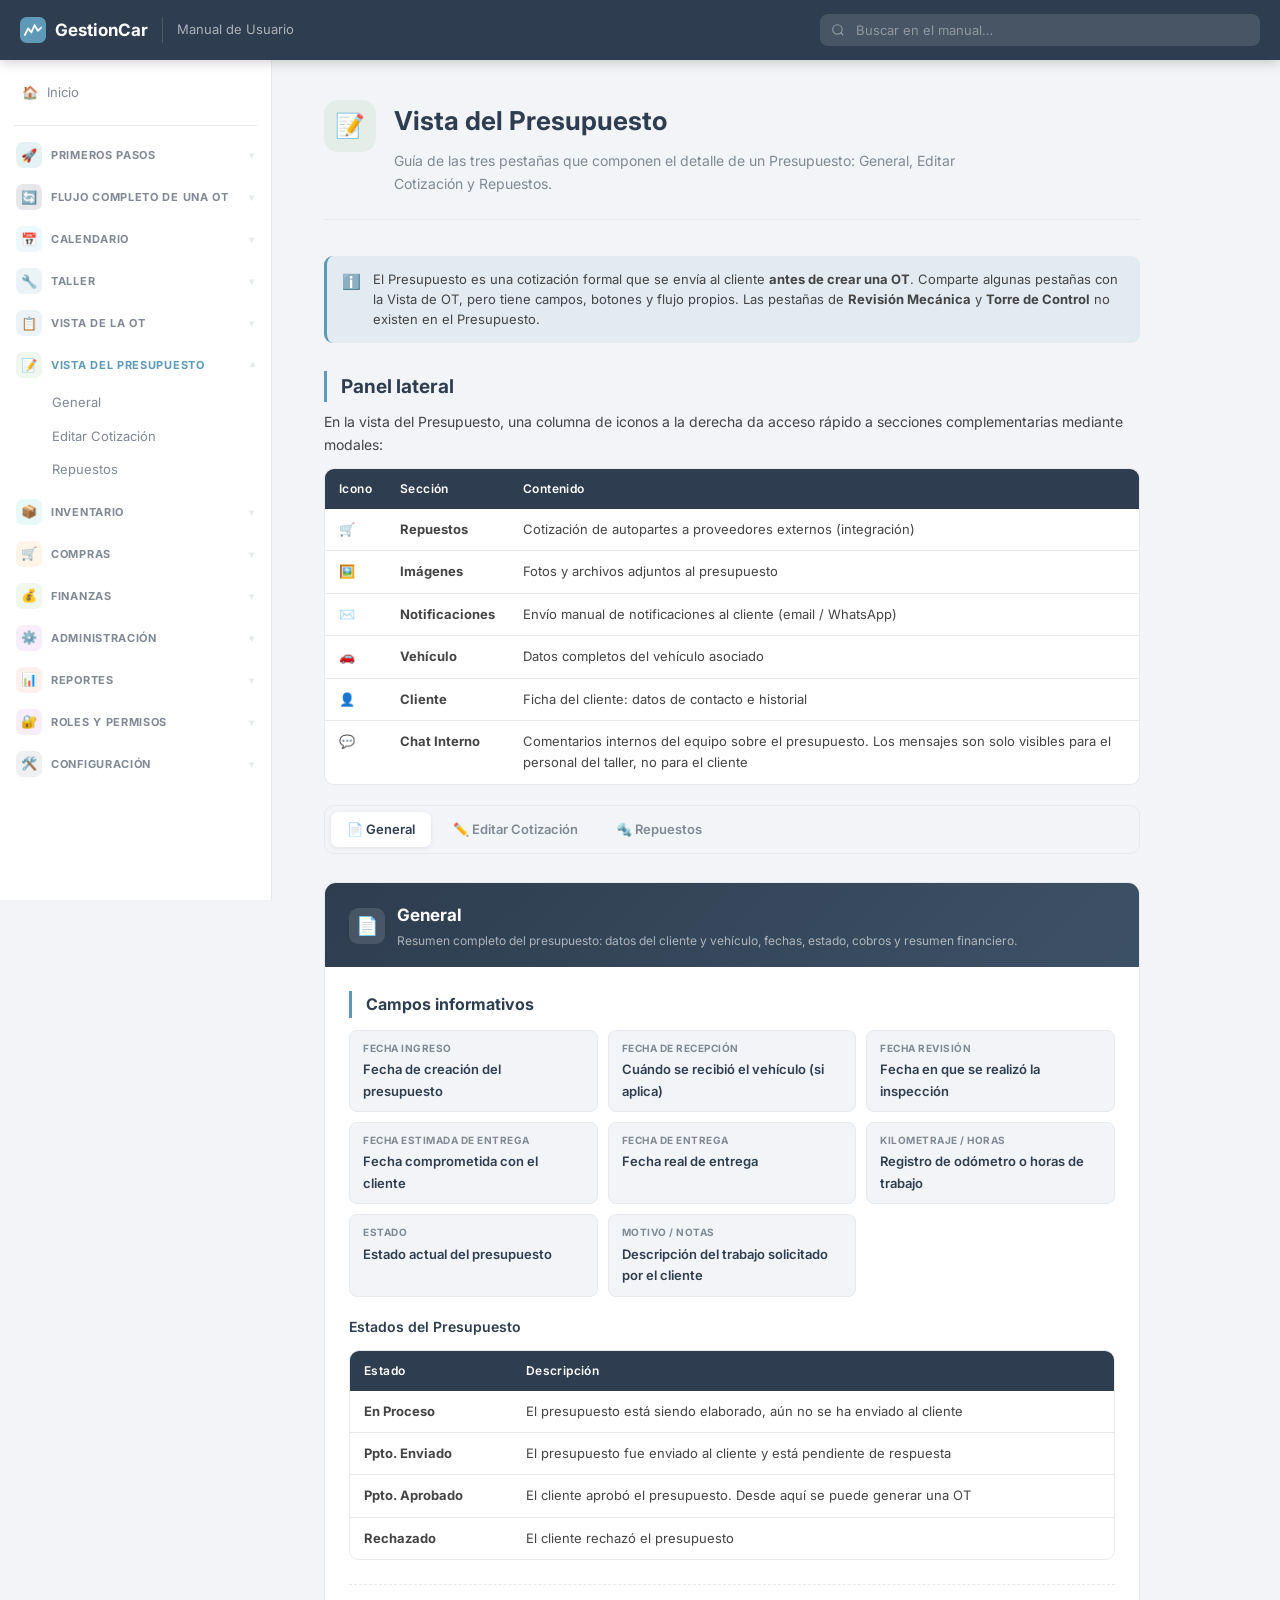
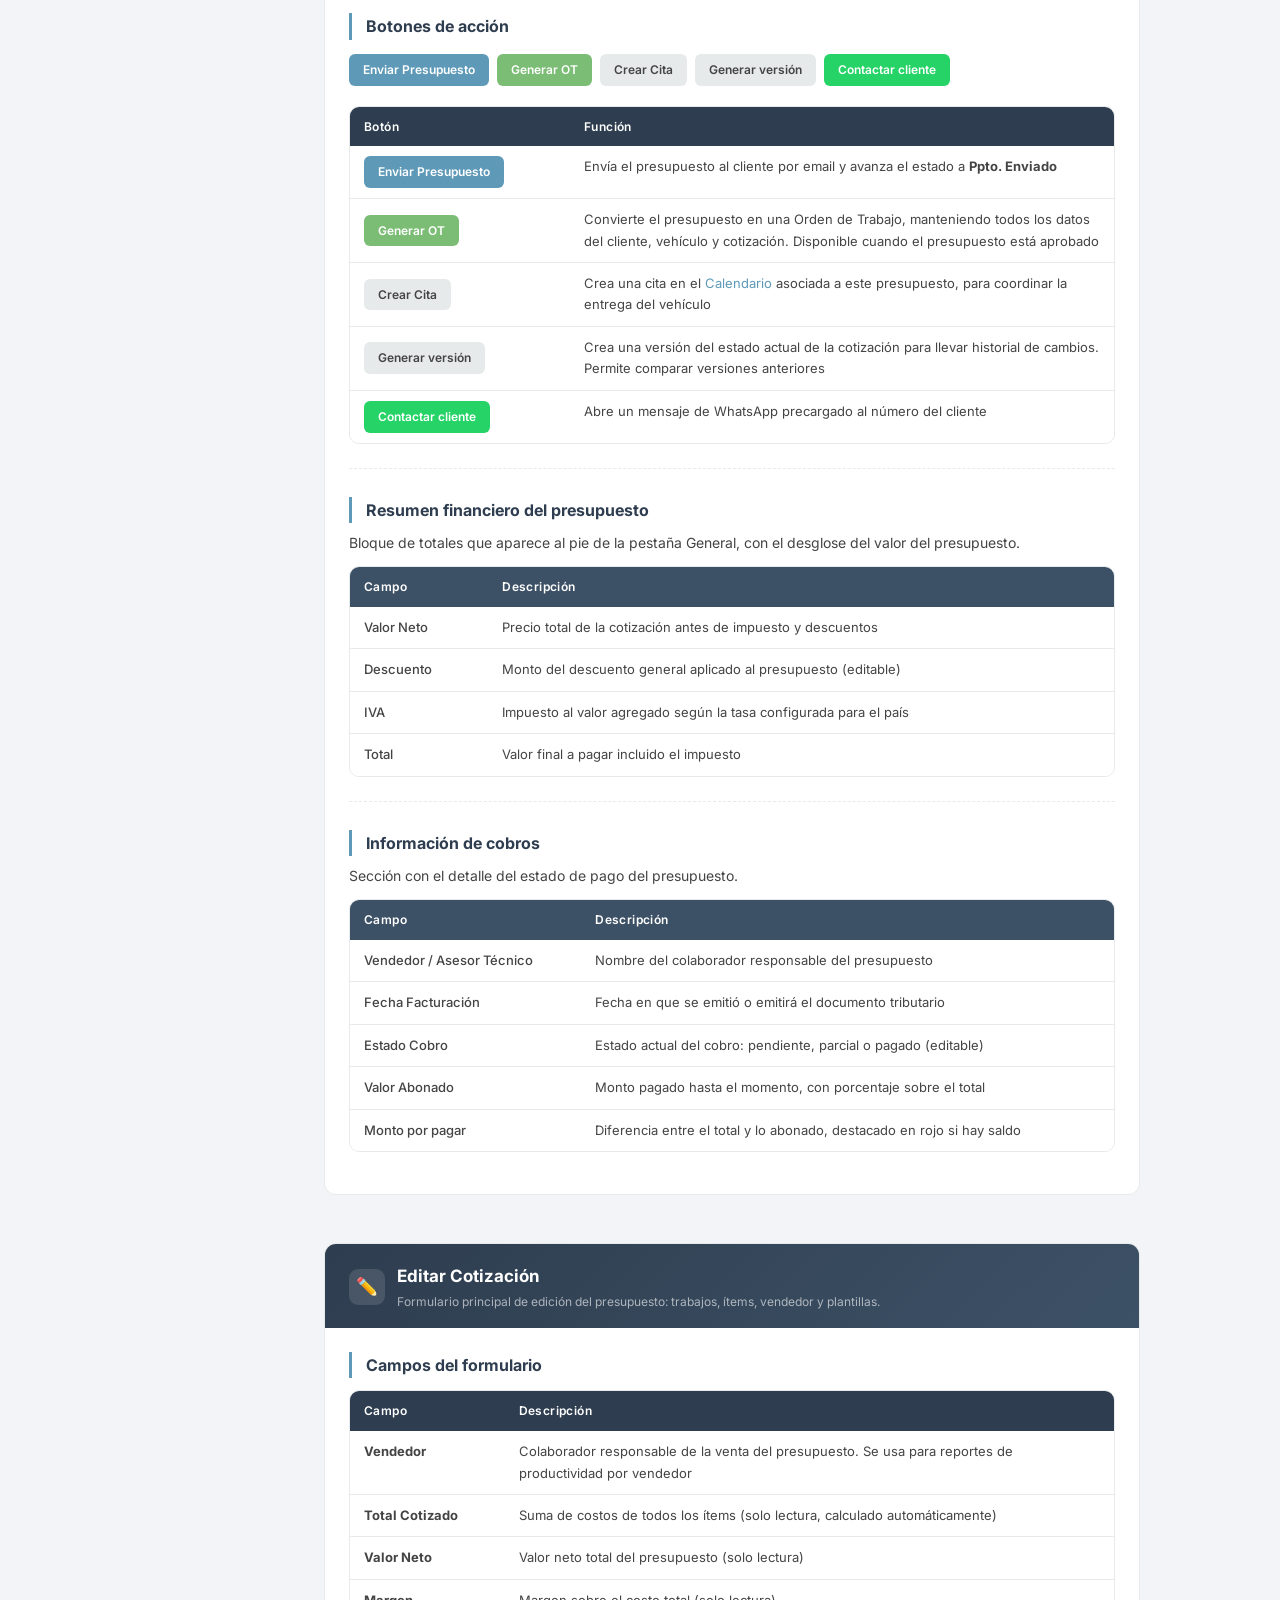
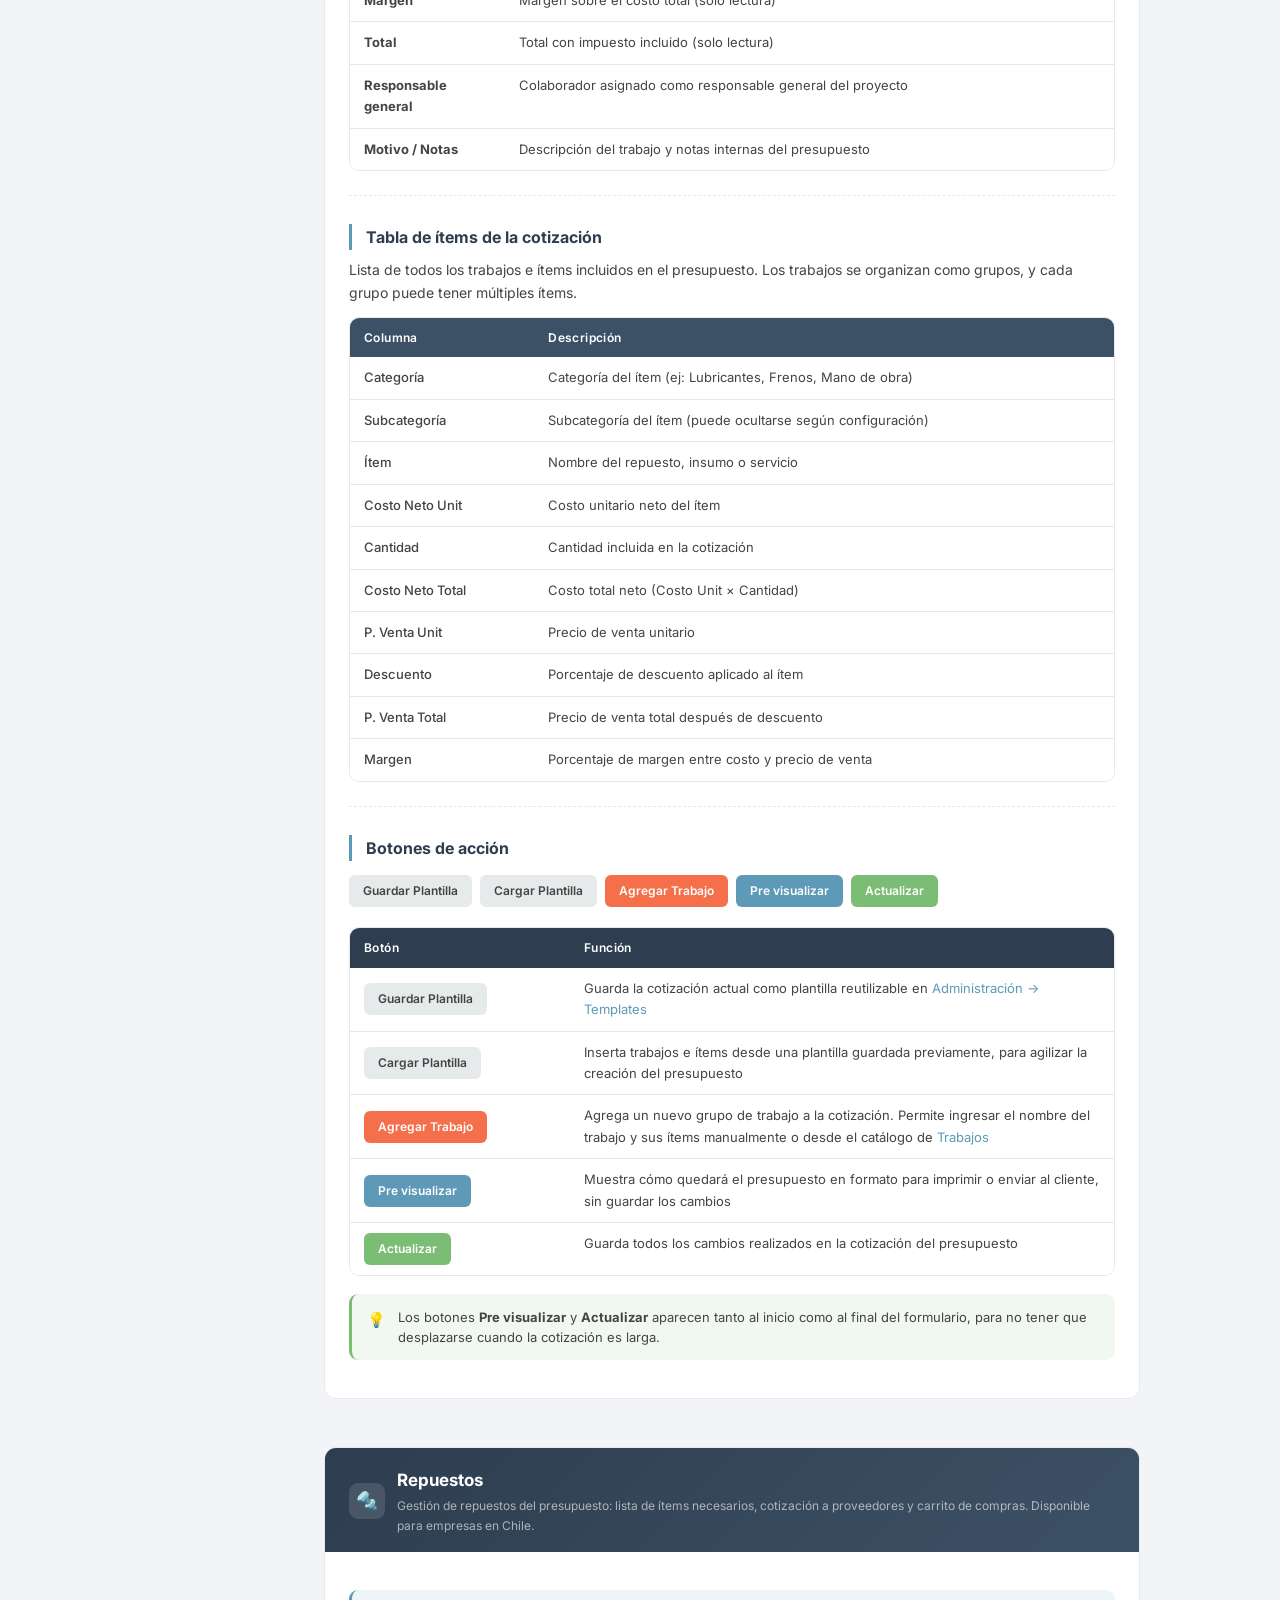
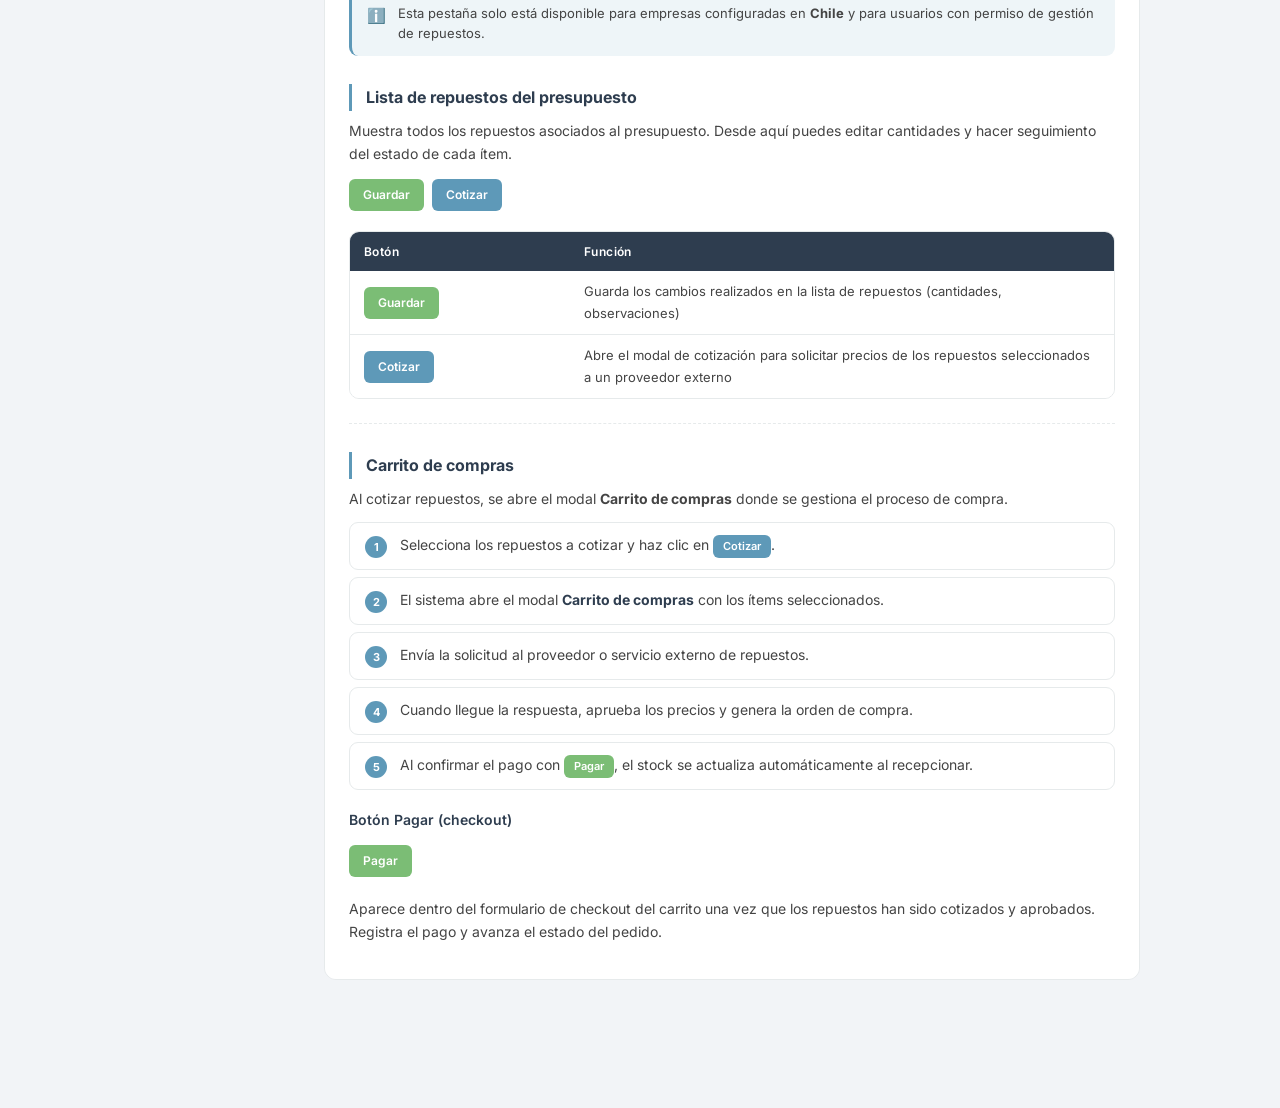
<file: presupuesto-detalle.html>
<!DOCTYPE html>
<html lang="es">
<head>
  <meta charset="UTF-8"/>
  <meta name="viewport" content="width=device-width, initial-scale=1.0"/>
  <title>Vista del Presupuesto — Manual GestionCar</title>
  <link href="https://fonts.googleapis.com/css2?family=Inter:wght@300;400;500;600;700&display=swap" rel="stylesheet"/>
  <link rel="stylesheet" href="styles.css"/>
  <style>
    /* ── Quick-nav tabs ─────────────────────────── */
    .tab-nav {
      display: flex; gap: 6px; flex-wrap: wrap;
      margin: 0 0 28px; padding: 6px;
      background: var(--bg); border-radius: 10px;
      border: 1px solid var(--border);
    }
    .tab-pill {
      padding: 7px 16px; border-radius: 7px;
      font-size: 13px; font-weight: 600; cursor: pointer; border: none;
      background: transparent; color: var(--text-muted);
      transition: background .15s, color .15s;
      text-decoration: none; display: inline-block;
    }
    .tab-pill:hover { background: #fff; color: var(--primary); }
    .tab-pill.active { background: #fff; color: var(--dark); box-shadow: 0 1px 4px rgba(0,0,0,.08); }

    /* ── Tab block wrapper ──────────────────────── */
    .tab-block {
      border: 1px solid var(--border); border-radius: 12px;
      overflow: hidden; margin-bottom: 48px;
    }
    .tab-header {
      padding: 18px 24px 16px;
      background: linear-gradient(135deg, var(--dark) 0%, var(--dark-lt) 100%);
      display: flex; align-items: center; gap: 12px;
    }
    .tab-header-icon {
      width: 36px; height: 36px; border-radius: 9px;
      display: flex; align-items: center; justify-content: center;
      font-size: 18px; flex-shrink: 0; background: rgba(255,255,255,.12);
    }
    .tab-header h2 { font-size: 17px; font-weight: 700; color: #fff; margin: 0; border: none; padding: 0; }
    .tab-header p  { font-size: 12px; color: rgba(255,255,255,.6); margin: 2px 0 0; }
    .tab-body { padding: 24px; background: #fff; }
    .tab-body .section { margin-bottom: 0; }
    .tab-body .section h2 { margin-top: 28px; font-size: 16px; }
    .tab-body .section h2:first-child { margin-top: 0; }
    .tab-body .section h3 { font-size: 14px; margin: 18px 0 8px; }

    /* ── Field grid ─────────────────────────────── */
    .field-grid {
      display: grid; grid-template-columns: repeat(auto-fill, minmax(200px, 1fr));
      gap: 10px; margin: 12px 0 18px;
    }
    .field-chip {
      background: var(--bg); border: 1px solid var(--border);
      border-radius: 8px; padding: 9px 13px; font-size: 13px;
    }
    .field-chip .fc-label { font-size: 10px; font-weight: 700; text-transform: uppercase; letter-spacing: .5px; color: var(--text-muted); margin-bottom: 3px; }
    .field-chip .fc-value { font-weight: 600; color: var(--dark); }

    /* ── Buttons — solid, matching the real interface ── */
    .btn-row { display: flex; flex-wrap: wrap; gap: 8px; margin: 14px 0 20px; align-items: center; }

    .btn-chip {
      display: inline-flex; align-items: center; gap: 5px;
      padding: 6px 14px; border-radius: 6px;
      font-size: 12px; font-weight: 600; border: none;
      white-space: nowrap; cursor: default;
      font-family: 'Inter', sans-serif;
    }

    .bc-success   { background: #7BBD75; color: #fff; }
    .bc-primary   { background: #5E99B8; color: #fff; }
    .bc-secondary { background: #F56F4B; color: #fff; }
    .bc-warning   { background: #F2C037; color: #444; }
    .bc-danger    { background: #E04B4B; color: #fff; }
    .bc-light     { background: #E6EAEB; color: #444; }
    .bc-dark      { background: #2E3D4F; color: #fff; }
    .bc-whatsapp  { background: #25d366; color: #fff; }
    .bc-info      { background: #49B6F5; color: #fff; }

    /* ── Col table darker header ────────────────── */
    .col-table thead tr { background: #3d5166; }

    /* ── Divider ────────────────────────────────── */
    .section-divider { border: none; border-top: 1px dashed var(--border); margin: 24px 0; }

    /* ── Btn reference table ────────────────────── */
    .btn-ref-table td:first-child { width: 220px; vertical-align: middle; }
  </style>
</head>
<body>
<div class="layout">
  <main class="main">

    <div class="page-header">
      <div class="page-header-icon" style="background:rgba(123,189,117,.12)">📝</div>
      <div class="page-header-text">
        <h1>Vista del Presupuesto</h1>
        <p>Guía de las tres pestañas que componen el detalle de un Presupuesto: General, Editar Cotización y Repuestos.</p>
      </div>
    </div>

    <div class="callout callout-info" style="margin-bottom:28px">
      <span class="callout-icon">ℹ️</span>
      <div>El Presupuesto es una cotización formal que se envía al cliente <strong>antes de crear una OT</strong>. Comparte algunas pestañas con la Vista de OT, pero tiene campos, botones y flujo propios. Las pestañas de <strong>Revisión Mecánica</strong> y <strong>Torre de Control</strong> no existen en el Presupuesto.</div>
    </div>

    <!-- Panel lateral -->
    <div class="section" style="margin-bottom:20px">
      <h2>Panel lateral</h2>
      <p>En la vista del Presupuesto, una columna de iconos a la derecha da acceso rápido a secciones complementarias mediante modales:</p>
      <div class="tbl-wrap">
        <table>
          <thead><tr><th>Icono</th><th>Sección</th><th>Contenido</th></tr></thead>
          <tbody>
            <tr><td>🛒</td><td><strong>Repuestos</strong></td><td>Cotización de autopartes a proveedores externos (integración)</td></tr>
            <tr><td>🖼️</td><td><strong>Imágenes</strong></td><td>Fotos y archivos adjuntos al presupuesto</td></tr>
            <tr><td>✉️</td><td><strong>Notificaciones</strong></td><td>Envío manual de notificaciones al cliente (email / WhatsApp)</td></tr>
            <tr><td>🚗</td><td><strong>Vehículo</strong></td><td>Datos completos del vehículo asociado</td></tr>
            <tr><td>👤</td><td><strong>Cliente</strong></td><td>Ficha del cliente: datos de contacto e historial</td></tr>
            <tr><td>💬</td><td><strong>Chat Interno</strong></td><td>Comentarios internos del equipo sobre el presupuesto. Los mensajes son solo visibles para el personal del taller, no para el cliente</td></tr>
          </tbody>
        </table>
      </div>
    </div>

    <!-- Quick-nav -->
    <div class="tab-nav">
      <a href="#tab-general"    class="tab-pill active">📄 General</a>
      <a href="#tab-cotizacion" class="tab-pill">✏️ Editar Cotización</a>
      <a href="#tab-repuestos"  class="tab-pill">🔩 Repuestos</a>
    </div>

    <!-- ══════════════════════════════════════════════ -->
    <!-- TAB 1 — GENERAL                                -->
    <!-- ══════════════════════════════════════════════ -->
    <div id="tab-general" class="section-anchor tab-block">
      <div class="tab-header">
        <div class="tab-header-icon">📄</div>
        <div>
          <h2>General</h2>
          <p>Resumen completo del presupuesto: datos del cliente y vehículo, fechas, estado, cobros y resumen financiero.</p>
        </div>
      </div>
      <div class="tab-body">
        <div class="section">

          <!-- Campos -->
          <h2>Campos informativos</h2>
          <div class="field-grid">
            <div class="field-chip"><div class="fc-label">Fecha Ingreso</div><div class="fc-value">Fecha de creación del presupuesto</div></div>
            <div class="field-chip"><div class="fc-label">Fecha de recepción</div><div class="fc-value">Cuándo se recibió el vehículo (si aplica)</div></div>
            <div class="field-chip"><div class="fc-label">Fecha Revisión</div><div class="fc-value">Fecha en que se realizó la inspección</div></div>
            <div class="field-chip"><div class="fc-label">Fecha estimada de entrega</div><div class="fc-value">Fecha comprometida con el cliente</div></div>
            <div class="field-chip"><div class="fc-label">Fecha de entrega</div><div class="fc-value">Fecha real de entrega</div></div>
            <div class="field-chip"><div class="fc-label">Kilometraje / Horas</div><div class="fc-value">Registro de odómetro o horas de trabajo</div></div>
            <div class="field-chip"><div class="fc-label">Estado</div><div class="fc-value">Estado actual del presupuesto</div></div>
            <div class="field-chip"><div class="fc-label">Motivo / Notas</div><div class="fc-value">Descripción del trabajo solicitado por el cliente</div></div>
          </div>

          <h3>Estados del Presupuesto</h3>
          <div class="tbl-wrap">
            <table>
              <thead><tr><th>Estado</th><th>Descripción</th></tr></thead>
              <tbody>
                <tr><td><strong>En Proceso</strong></td><td>El presupuesto está siendo elaborado, aún no se ha enviado al cliente</td></tr>
                <tr><td><strong>Ppto. Enviado</strong></td><td>El presupuesto fue enviado al cliente y está pendiente de respuesta</td></tr>
                <tr><td><strong>Ppto. Aprobado</strong></td><td>El cliente aprobó el presupuesto. Desde aquí se puede generar una OT</td></tr>
                <tr><td><strong>Rechazado</strong></td><td>El cliente rechazó el presupuesto</td></tr>
              </tbody>
            </table>
          </div>

          <hr class="section-divider"/>

          <!-- Botones principales -->
          <h2>Botones de acción</h2>
          <div class="btn-row">
            <span class="btn-chip bc-primary">Enviar Presupuesto</span>
            <span class="btn-chip bc-success">Generar OT</span>
            <span class="btn-chip bc-light">Crear Cita</span>
            <span class="btn-chip bc-light">Generar versión</span>
            <span class="btn-chip bc-whatsapp">Contactar cliente</span>
          </div>
          <div class="tbl-wrap btn-ref-table">
            <table>
              <thead><tr><th>Botón</th><th>Función</th></tr></thead>
              <tbody>
                <tr>
                  <td><span class="btn-chip bc-primary">Enviar Presupuesto</span></td>
                  <td>Envía el presupuesto al cliente por email y avanza el estado a <strong>Ppto. Enviado</strong></td>
                </tr>
                <tr>
                  <td><span class="btn-chip bc-success">Generar OT</span></td>
                  <td>Convierte el presupuesto en una Orden de Trabajo, manteniendo todos los datos del cliente, vehículo y cotización. Disponible cuando el presupuesto está aprobado</td>
                </tr>
                <tr>
                  <td><span class="btn-chip bc-light">Crear Cita</span></td>
                  <td>Crea una cita en el <a href="calendario.html">Calendario</a> asociada a este presupuesto, para coordinar la entrega del vehículo</td>
                </tr>
                <tr>
                  <td><span class="btn-chip bc-light">Generar versión</span></td>
                  <td>Crea una versión del estado actual de la cotización para llevar historial de cambios. Permite comparar versiones anteriores</td>
                </tr>
                <tr>
                  <td><span class="btn-chip bc-whatsapp">Contactar cliente</span></td>
                  <td>Abre un mensaje de WhatsApp precargado al número del cliente</td>
                </tr>
              </tbody>
            </table>
          </div>

          <hr class="section-divider"/>

          <!-- Resumen financiero -->
          <h2>Resumen financiero del presupuesto</h2>
          <p>Bloque de totales que aparece al pie de la pestaña General, con el desglose del valor del presupuesto.</p>
          <div class="tbl-wrap">
            <table class="col-table">
              <thead><tr><th>Campo</th><th>Descripción</th></tr></thead>
              <tbody>
                <tr><td>Valor Neto</td><td>Precio total de la cotización antes de impuesto y descuentos</td></tr>
                <tr><td>Descuento</td><td>Monto del descuento general aplicado al presupuesto (editable)</td></tr>
                <tr><td>IVA</td><td>Impuesto al valor agregado según la tasa configurada para el país</td></tr>
                <tr><td>Total</td><td>Valor final a pagar incluido el impuesto</td></tr>
              </tbody>
            </table>
          </div>

          <hr class="section-divider"/>

          <!-- Información de cobros -->
          <h2>Información de cobros</h2>
          <p>Sección con el detalle del estado de pago del presupuesto.</p>
          <div class="tbl-wrap">
            <table class="col-table">
              <thead><tr><th>Campo</th><th>Descripción</th></tr></thead>
              <tbody>
                <tr><td>Vendedor / Asesor Técnico</td><td>Nombre del colaborador responsable del presupuesto</td></tr>
                <tr><td>Fecha Facturación</td><td>Fecha en que se emitió o emitirá el documento tributario</td></tr>
                <tr><td>Estado Cobro</td><td>Estado actual del cobro: pendiente, parcial o pagado (editable)</td></tr>
                <tr><td>Valor Abonado</td><td>Monto pagado hasta el momento, con porcentaje sobre el total</td></tr>
                <tr><td>Monto por pagar</td><td>Diferencia entre el total y lo abonado, destacado en rojo si hay saldo</td></tr>
              </tbody>
            </table>
          </div>

        </div>
      </div>
    </div>

    <!-- ══════════════════════════════════════════════ -->
    <!-- TAB 2 — EDITAR COTIZACIÓN                      -->
    <!-- ══════════════════════════════════════════════ -->
    <div id="tab-cotizacion" class="section-anchor tab-block">
      <div class="tab-header">
        <div class="tab-header-icon">✏️</div>
        <div>
          <h2>Editar Cotización</h2>
          <p>Formulario principal de edición del presupuesto: trabajos, ítems, vendedor y plantillas.</p>
        </div>
      </div>
      <div class="tab-body">
        <div class="section">

          <!-- Campos del formulario -->
          <h2>Campos del formulario</h2>
          <div class="tbl-wrap">
            <table>
              <thead><tr><th>Campo</th><th>Descripción</th></tr></thead>
              <tbody>
                <tr><td><strong>Vendedor</strong></td><td>Colaborador responsable de la venta del presupuesto. Se usa para reportes de productividad por vendedor</td></tr>
                <tr><td><strong>Total Cotizado</strong></td><td>Suma de costos de todos los ítems (solo lectura, calculado automáticamente)</td></tr>
                <tr><td><strong>Valor Neto</strong></td><td>Valor neto total del presupuesto (solo lectura)</td></tr>
                <tr><td><strong>Margen</strong></td><td>Margen sobre el costo total (solo lectura)</td></tr>
                <tr><td><strong>Total</strong></td><td>Total con impuesto incluido (solo lectura)</td></tr>
                <tr><td><strong>Responsable general</strong></td><td>Colaborador asignado como responsable general del proyecto</td></tr>
                <tr><td><strong>Motivo / Notas</strong></td><td>Descripción del trabajo y notas internas del presupuesto</td></tr>
              </tbody>
            </table>
          </div>

          <hr class="section-divider"/>

          <!-- Tabla de ítems -->
          <h2>Tabla de ítems de la cotización</h2>
          <p>Lista de todos los trabajos e ítems incluidos en el presupuesto. Los trabajos se organizan como grupos, y cada grupo puede tener múltiples ítems.</p>
          <div class="tbl-wrap">
            <table class="col-table">
              <thead><tr><th>Columna</th><th>Descripción</th></tr></thead>
              <tbody>
                <tr><td>Categoría</td><td>Categoría del ítem (ej: Lubricantes, Frenos, Mano de obra)</td></tr>
                <tr><td>Subcategoría</td><td>Subcategoría del ítem (puede ocultarse según configuración)</td></tr>
                <tr><td>Ítem</td><td>Nombre del repuesto, insumo o servicio</td></tr>
                <tr><td>Costo Neto Unit</td><td>Costo unitario neto del ítem</td></tr>
                <tr><td>Cantidad</td><td>Cantidad incluida en la cotización</td></tr>
                <tr><td>Costo Neto Total</td><td>Costo total neto (Costo Unit × Cantidad)</td></tr>
                <tr><td>P. Venta Unit</td><td>Precio de venta unitario</td></tr>
                <tr><td>Descuento</td><td>Porcentaje de descuento aplicado al ítem</td></tr>
                <tr><td>P. Venta Total</td><td>Precio de venta total después de descuento</td></tr>
                <tr><td>Margen</td><td>Porcentaje de margen entre costo y precio de venta</td></tr>
              </tbody>
            </table>
          </div>

          <hr class="section-divider"/>

          <!-- Botones de acción -->
          <h2>Botones de acción</h2>
          <div class="btn-row">
            <span class="btn-chip bc-light">Guardar Plantilla</span>
            <span class="btn-chip bc-light">Cargar Plantilla</span>
            <span class="btn-chip bc-secondary">Agregar Trabajo</span>
            <span class="btn-chip bc-primary">Pre visualizar</span>
            <span class="btn-chip bc-success">Actualizar</span>
          </div>
          <div class="tbl-wrap btn-ref-table">
            <table>
              <thead><tr><th>Botón</th><th>Función</th></tr></thead>
              <tbody>
                <tr>
                  <td><span class="btn-chip bc-light">Guardar Plantilla</span></td>
                  <td>Guarda la cotización actual como plantilla reutilizable en <a href="administracion.html#templates">Administración → Templates</a></td>
                </tr>
                <tr>
                  <td><span class="btn-chip bc-light">Cargar Plantilla</span></td>
                  <td>Inserta trabajos e ítems desde una plantilla guardada previamente, para agilizar la creación del presupuesto</td>
                </tr>
                <tr>
                  <td><span class="btn-chip bc-secondary">Agregar Trabajo</span></td>
                  <td>Agrega un nuevo grupo de trabajo a la cotización. Permite ingresar el nombre del trabajo y sus ítems manualmente o desde el catálogo de <a href="administracion.html#trabajos">Trabajos</a></td>
                </tr>
                <tr>
                  <td><span class="btn-chip bc-primary">Pre visualizar</span></td>
                  <td>Muestra cómo quedará el presupuesto en formato para imprimir o enviar al cliente, sin guardar los cambios</td>
                </tr>
                <tr>
                  <td><span class="btn-chip bc-success">Actualizar</span></td>
                  <td>Guarda todos los cambios realizados en la cotización del presupuesto</td>
                </tr>
              </tbody>
            </table>
          </div>

          <div class="callout callout-tip">
            <span class="callout-icon">💡</span>
            <div>Los botones <strong>Pre visualizar</strong> y <strong>Actualizar</strong> aparecen tanto al inicio como al final del formulario, para no tener que desplazarse cuando la cotización es larga.</div>
          </div>

        </div>
      </div>
    </div>

    <!-- ══════════════════════════════════════════════ -->
    <!-- TAB 3 — REPUESTOS                              -->
    <!-- ══════════════════════════════════════════════ -->
    <div id="tab-repuestos" class="section-anchor tab-block">
      <div class="tab-header">
        <div class="tab-header-icon">🔩</div>
        <div>
          <h2>Repuestos</h2>
          <p>Gestión de repuestos del presupuesto: lista de ítems necesarios, cotización a proveedores y carrito de compras. Disponible para empresas en Chile.</p>
        </div>
      </div>
      <div class="tab-body">
        <div class="section">

          <div class="callout callout-info">
            <span class="callout-icon">ℹ️</span>
            <div>Esta pestaña solo está disponible para empresas configuradas en <strong>Chile</strong> y para usuarios con permiso de gestión de repuestos.</div>
          </div>

          <!-- Lista de repuestos -->
          <h2>Lista de repuestos del presupuesto</h2>
          <p>Muestra todos los repuestos asociados al presupuesto. Desde aquí puedes editar cantidades y hacer seguimiento del estado de cada ítem.</p>

          <div class="btn-row">
            <span class="btn-chip bc-success">Guardar</span>
            <span class="btn-chip bc-primary">Cotizar</span>
          </div>
          <div class="tbl-wrap btn-ref-table">
            <table>
              <thead><tr><th>Botón</th><th>Función</th></tr></thead>
              <tbody>
                <tr>
                  <td><span class="btn-chip bc-success">Guardar</span></td>
                  <td>Guarda los cambios realizados en la lista de repuestos (cantidades, observaciones)</td>
                </tr>
                <tr>
                  <td><span class="btn-chip bc-primary">Cotizar</span></td>
                  <td>Abre el modal de cotización para solicitar precios de los repuestos seleccionados a un proveedor externo</td>
                </tr>
              </tbody>
            </table>
          </div>

          <hr class="section-divider"/>

          <!-- Carrito de compras -->
          <h2>Carrito de compras</h2>
          <p>Al cotizar repuestos, se abre el modal <strong>Carrito de compras</strong> donde se gestiona el proceso de compra.</p>
          <div class="steps">
            <div class="step"><div class="step-num">1</div><div class="step-text">Selecciona los repuestos a cotizar y haz clic en <span class="btn-chip bc-primary" style="font-size:11px;padding:3px 10px">Cotizar</span>.</div></div>
            <div class="step"><div class="step-num">2</div><div class="step-text">El sistema abre el modal <strong>Carrito de compras</strong> con los ítems seleccionados.</div></div>
            <div class="step"><div class="step-num">3</div><div class="step-text">Envía la solicitud al proveedor o servicio externo de repuestos.</div></div>
            <div class="step"><div class="step-num">4</div><div class="step-text">Cuando llegue la respuesta, aprueba los precios y genera la orden de compra.</div></div>
            <div class="step"><div class="step-num">5</div><div class="step-text">Al confirmar el pago con <span class="btn-chip bc-success" style="font-size:11px;padding:3px 10px">Pagar</span>, el stock se actualiza automáticamente al recepcionar.</div></div>
          </div>

          <h3>Botón Pagar (checkout)</h3>
          <div class="btn-row">
            <span class="btn-chip bc-success">Pagar</span>
          </div>
          <p style="font-size:14px">Aparece dentro del formulario de checkout del carrito una vez que los repuestos han sido cotizados y aprobados. Registra el pago y avanza el estado del pedido.</p>

        </div>
      </div>
    </div>

  </main>
</div>
<script src="nav.js"></script>
<script>
  initNav('presupuesto-detalle');
  const tabAnchors = ['tab-general','tab-cotizacion','tab-repuestos'];
  const pills = document.querySelectorAll('.tab-pill');
  window.addEventListener('scroll', () => {
    let current = tabAnchors[0];
    tabAnchors.forEach(id => {
      const el = document.getElementById(id);
      if (el && el.getBoundingClientRect().top <= 90) current = id;
    });
    pills.forEach(p => p.classList.toggle('active', p.getAttribute('href') === '#' + current));
  }, { passive: true });
</script>
</body>
</html>
</file>
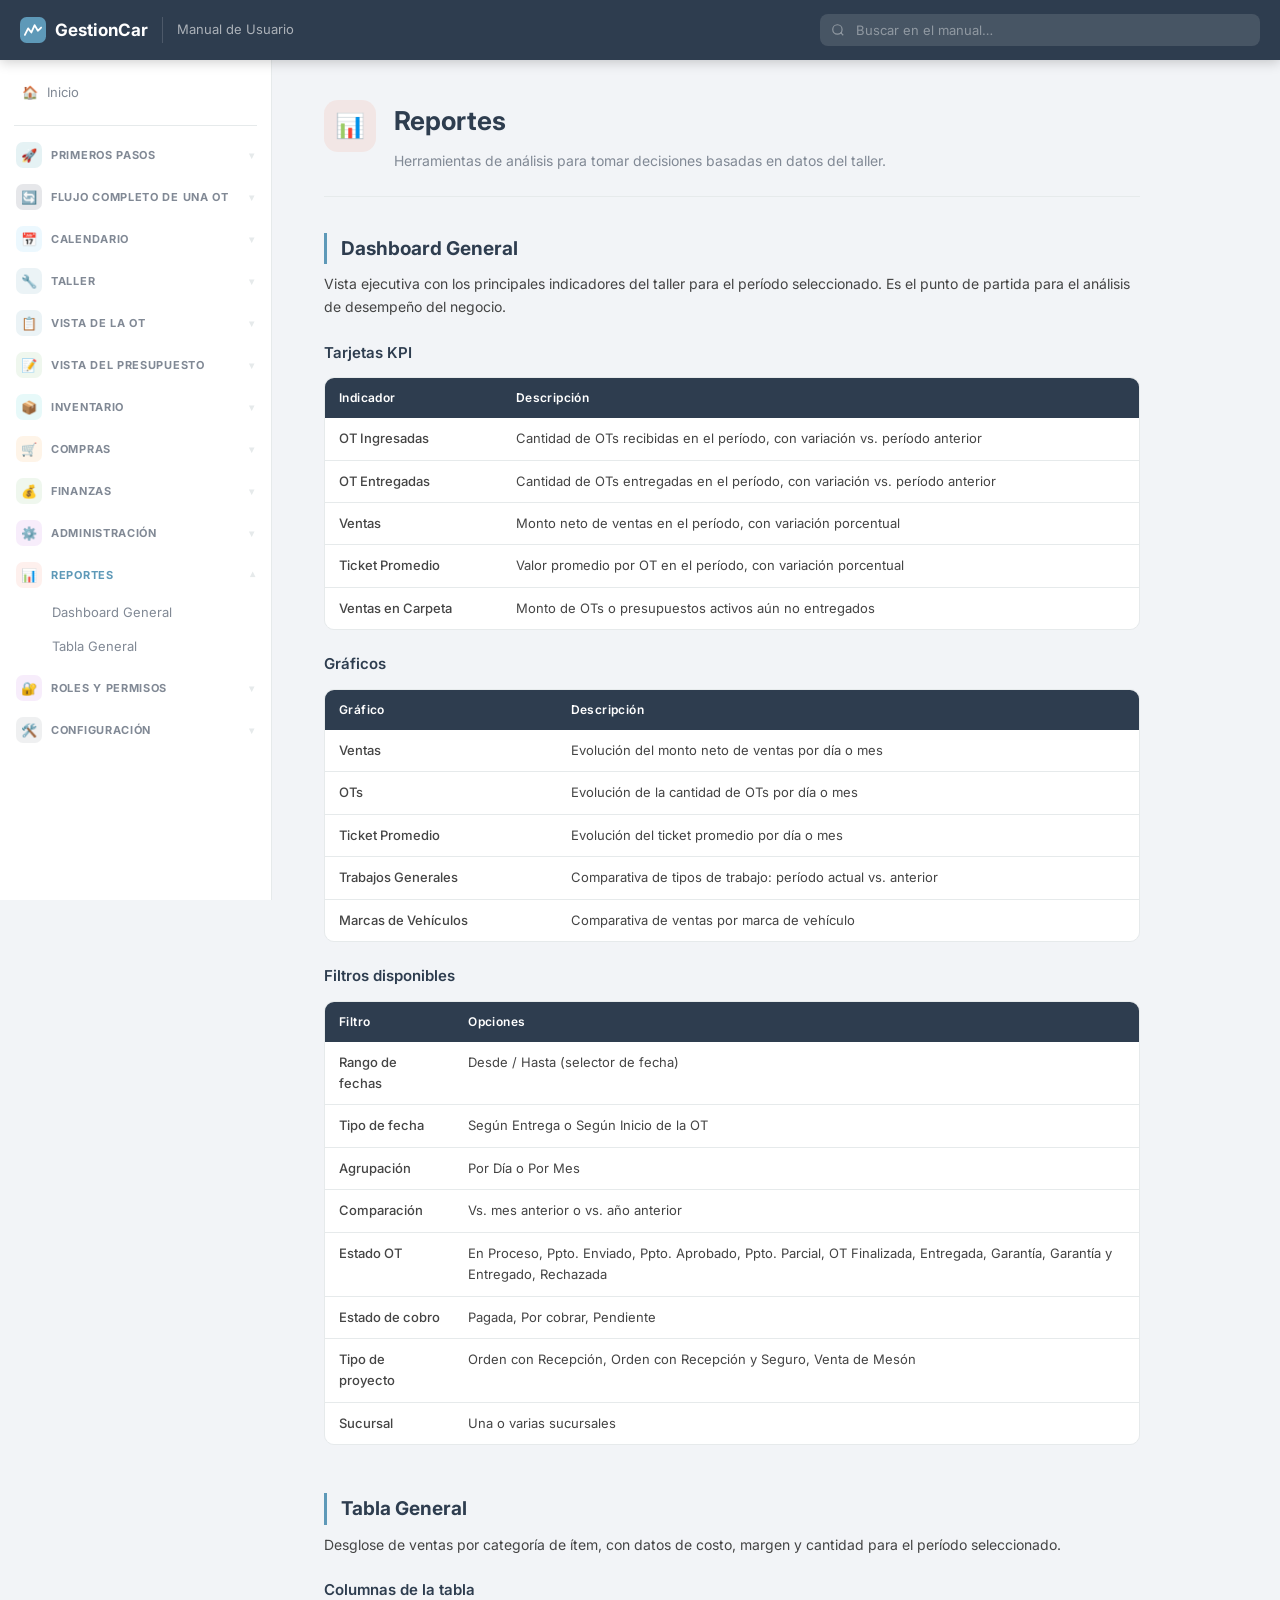
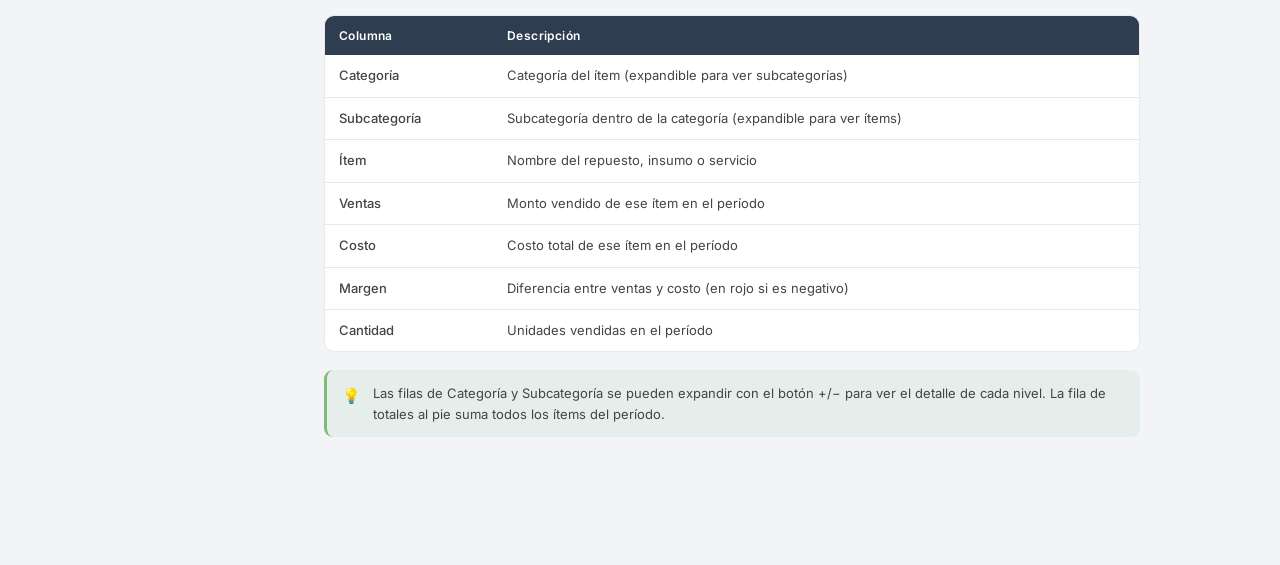
<file: reportes.html>
<!DOCTYPE html>
<html lang="es">
<head>
  <meta charset="UTF-8"/>
  <meta name="viewport" content="width=device-width, initial-scale=1.0"/>
  <title>Reportes — Manual GestionCar</title>
  <link href="https://fonts.googleapis.com/css2?family=Inter:wght@300;400;500;600;700&display=swap" rel="stylesheet"/>
  <link rel="stylesheet" href="styles.css"/>
</head>
<body>
<div class="layout">
  <main class="main">

    <div class="page-header">
      <div class="page-header-icon" style="background:rgba(245,111,75,.1)">📊</div>
      <div class="page-header-text">
        <h1>Reportes</h1>
        <p>Herramientas de análisis para tomar decisiones basadas en datos del taller.</p>
      </div>
    </div>

    <!-- Dashboard General -->
    <div class="section">
      <div id="dashboard-general" class="section-anchor"></div>
      <h2>Dashboard General</h2>
      <p>Vista ejecutiva con los principales indicadores del taller para el período seleccionado. Es el punto de partida para el análisis de desempeño del negocio.</p>

      <h3>Tarjetas KPI</h3>
      <div class="tbl-wrap">
        <table>
          <thead><tr><th>Indicador</th><th>Descripción</th></tr></thead>
          <tbody>
            <tr><td>OT Ingresadas</td><td>Cantidad de OTs recibidas en el período, con variación vs. período anterior</td></tr>
            <tr><td>OT Entregadas</td><td>Cantidad de OTs entregadas en el período, con variación vs. período anterior</td></tr>
            <tr><td>Ventas</td><td>Monto neto de ventas en el período, con variación porcentual</td></tr>
            <tr><td>Ticket Promedio</td><td>Valor promedio por OT en el período, con variación porcentual</td></tr>
            <tr><td>Ventas en Carpeta</td><td>Monto de OTs o presupuestos activos aún no entregados</td></tr>
          </tbody>
        </table>
      </div>

      <h3>Gráficos</h3>
      <div class="tbl-wrap">
        <table>
          <thead><tr><th>Gráfico</th><th>Descripción</th></tr></thead>
          <tbody>
            <tr><td>Ventas</td><td>Evolución del monto neto de ventas por día o mes</td></tr>
            <tr><td>OTs</td><td>Evolución de la cantidad de OTs por día o mes</td></tr>
            <tr><td>Ticket Promedio</td><td>Evolución del ticket promedio por día o mes</td></tr>
            <tr><td>Trabajos Generales</td><td>Comparativa de tipos de trabajo: período actual vs. anterior</td></tr>
            <tr><td>Marcas de Vehículos</td><td>Comparativa de ventas por marca de vehículo</td></tr>
          </tbody>
        </table>
      </div>

      <h3>Filtros disponibles</h3>
      <div class="tbl-wrap">
        <table>
          <thead><tr><th>Filtro</th><th>Opciones</th></tr></thead>
          <tbody>
            <tr><td>Rango de fechas</td><td>Desde / Hasta (selector de fecha)</td></tr>
            <tr><td>Tipo de fecha</td><td>Según Entrega o Según Inicio de la OT</td></tr>
            <tr><td>Agrupación</td><td>Por Día o Por Mes</td></tr>
            <tr><td>Comparación</td><td>Vs. mes anterior o vs. año anterior</td></tr>
            <tr><td>Estado OT</td><td>En Proceso, Ppto. Enviado, Ppto. Aprobado, Ppto. Parcial, OT Finalizada, Entregada, Garantía, Garantía y Entregado, Rechazada</td></tr>
            <tr><td>Estado de cobro</td><td>Pagada, Por cobrar, Pendiente</td></tr>
            <tr><td>Tipo de proyecto</td><td>Orden con Recepción, Orden con Recepción y Seguro, Venta de Mesón</td></tr>
            <tr><td>Sucursal</td><td>Una o varias sucursales</td></tr>
          </tbody>
        </table>
      </div>
    </div>

    <!-- Tabla General -->
    <div class="section">
      <div id="tabla-general" class="section-anchor"></div>
      <h2>Tabla General</h2>
      <p>Desglose de ventas por categoría de ítem, con datos de costo, margen y cantidad para el período seleccionado.</p>

      <h3>Columnas de la tabla</h3>
      <div class="tbl-wrap">
        <table>
          <thead><tr><th>Columna</th><th>Descripción</th></tr></thead>
          <tbody>
            <tr><td>Categoría</td><td>Categoría del ítem (expandible para ver subcategorías)</td></tr>
            <tr><td>Subcategoría</td><td>Subcategoría dentro de la categoría (expandible para ver ítems)</td></tr>
            <tr><td>Ítem</td><td>Nombre del repuesto, insumo o servicio</td></tr>
            <tr><td>Ventas</td><td>Monto vendido de ese ítem en el período</td></tr>
            <tr><td>Costo</td><td>Costo total de ese ítem en el período</td></tr>
            <tr><td>Margen</td><td>Diferencia entre ventas y costo (en rojo si es negativo)</td></tr>
            <tr><td>Cantidad</td><td>Unidades vendidas en el período</td></tr>
          </tbody>
        </table>
      </div>

      <div class="callout callout-tip">
        <span class="callout-icon">💡</span>
        <div>Las filas de Categoría y Subcategoría se pueden expandir con el botón +/− para ver el detalle de cada nivel. La fila de totales al pie suma todos los ítems del período.</div>
      </div>
    </div>

  </main>
</div>
<script src="nav.js"></script>
<script>initNav('reportes');</script>
</body>
</html>
</file>
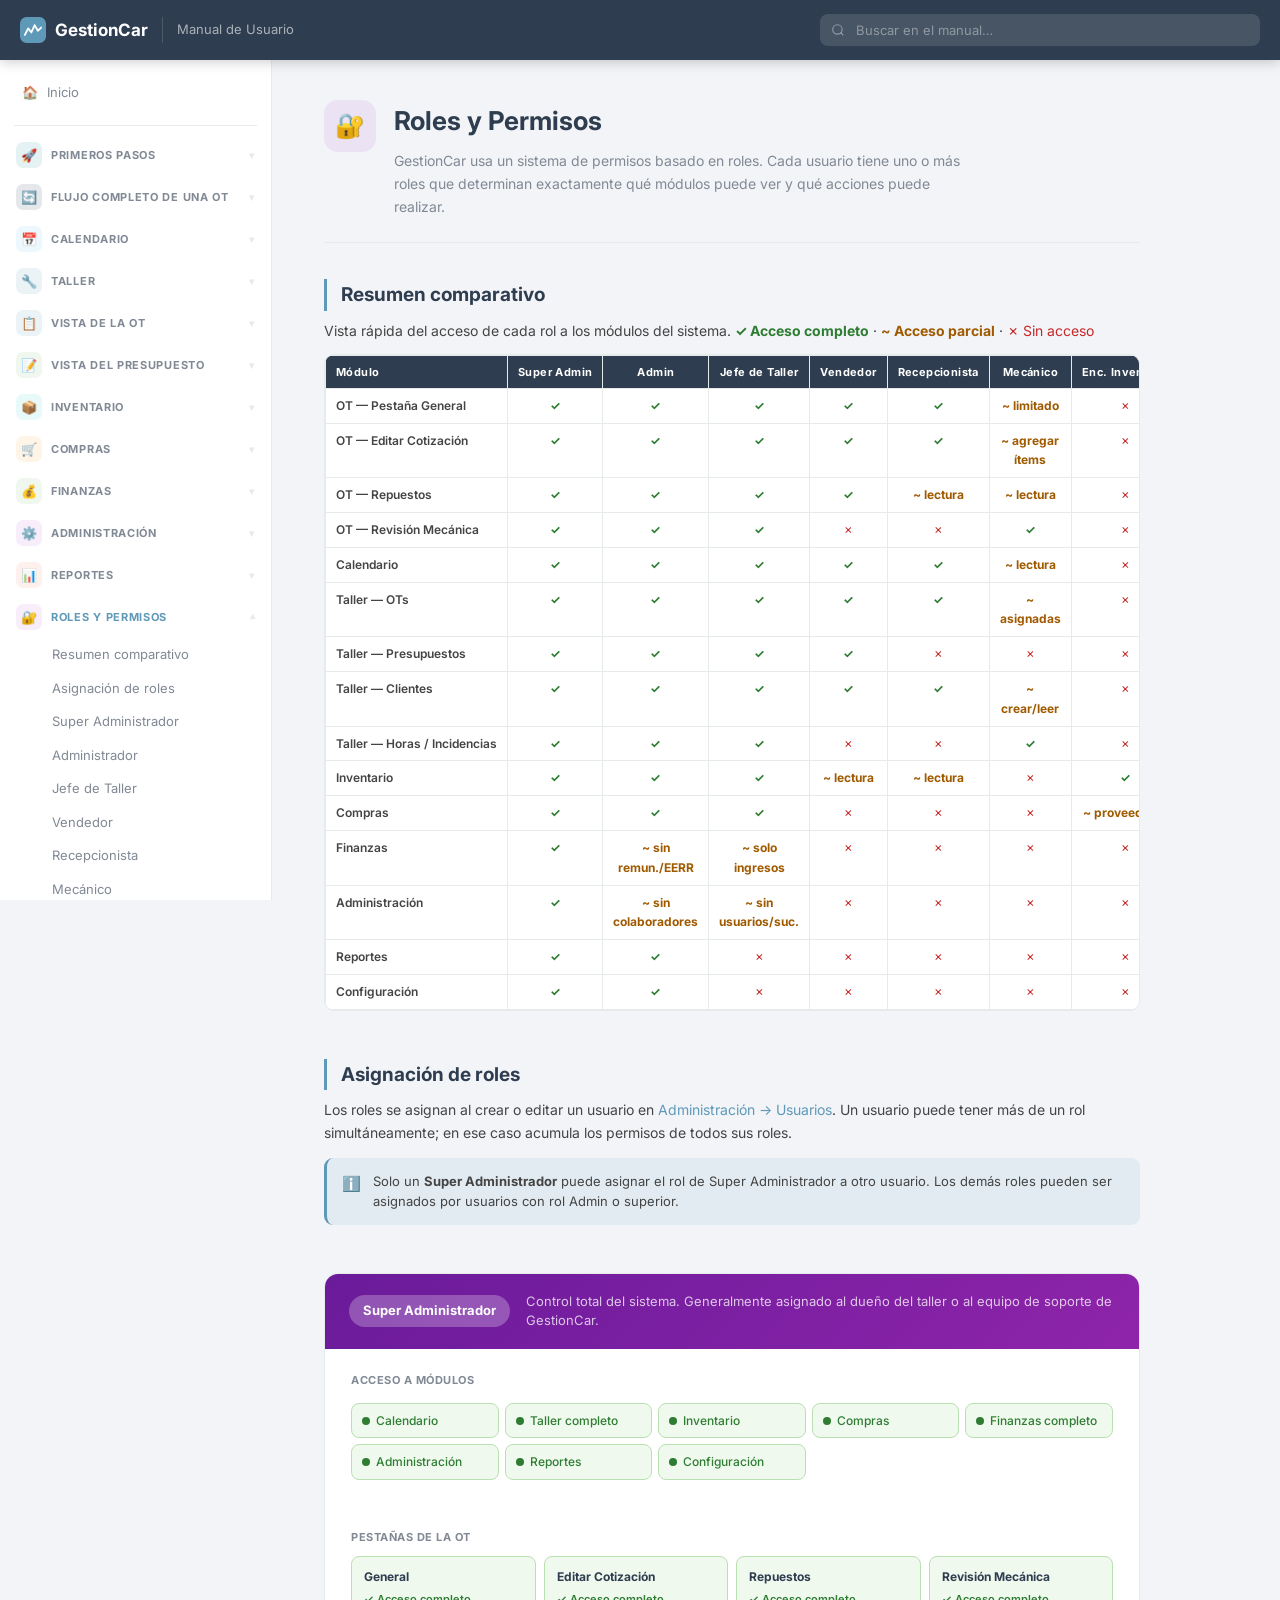
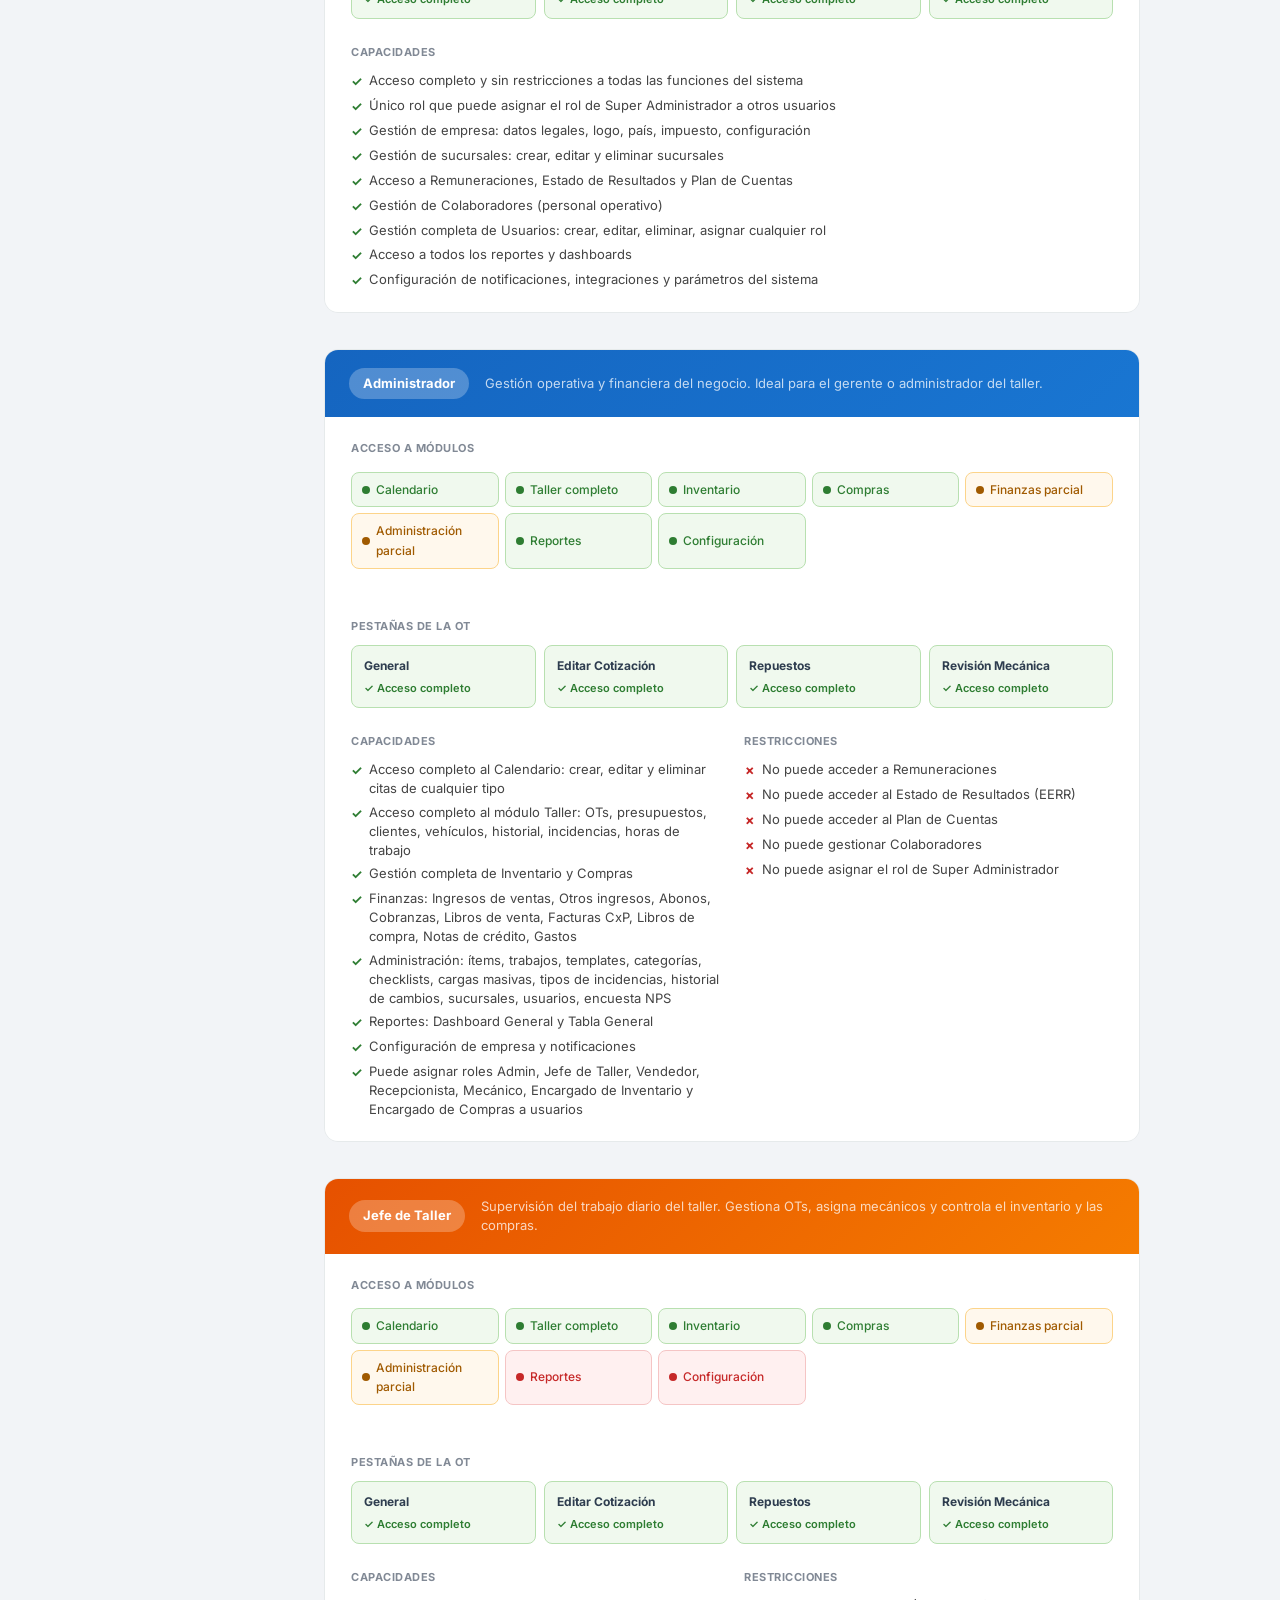
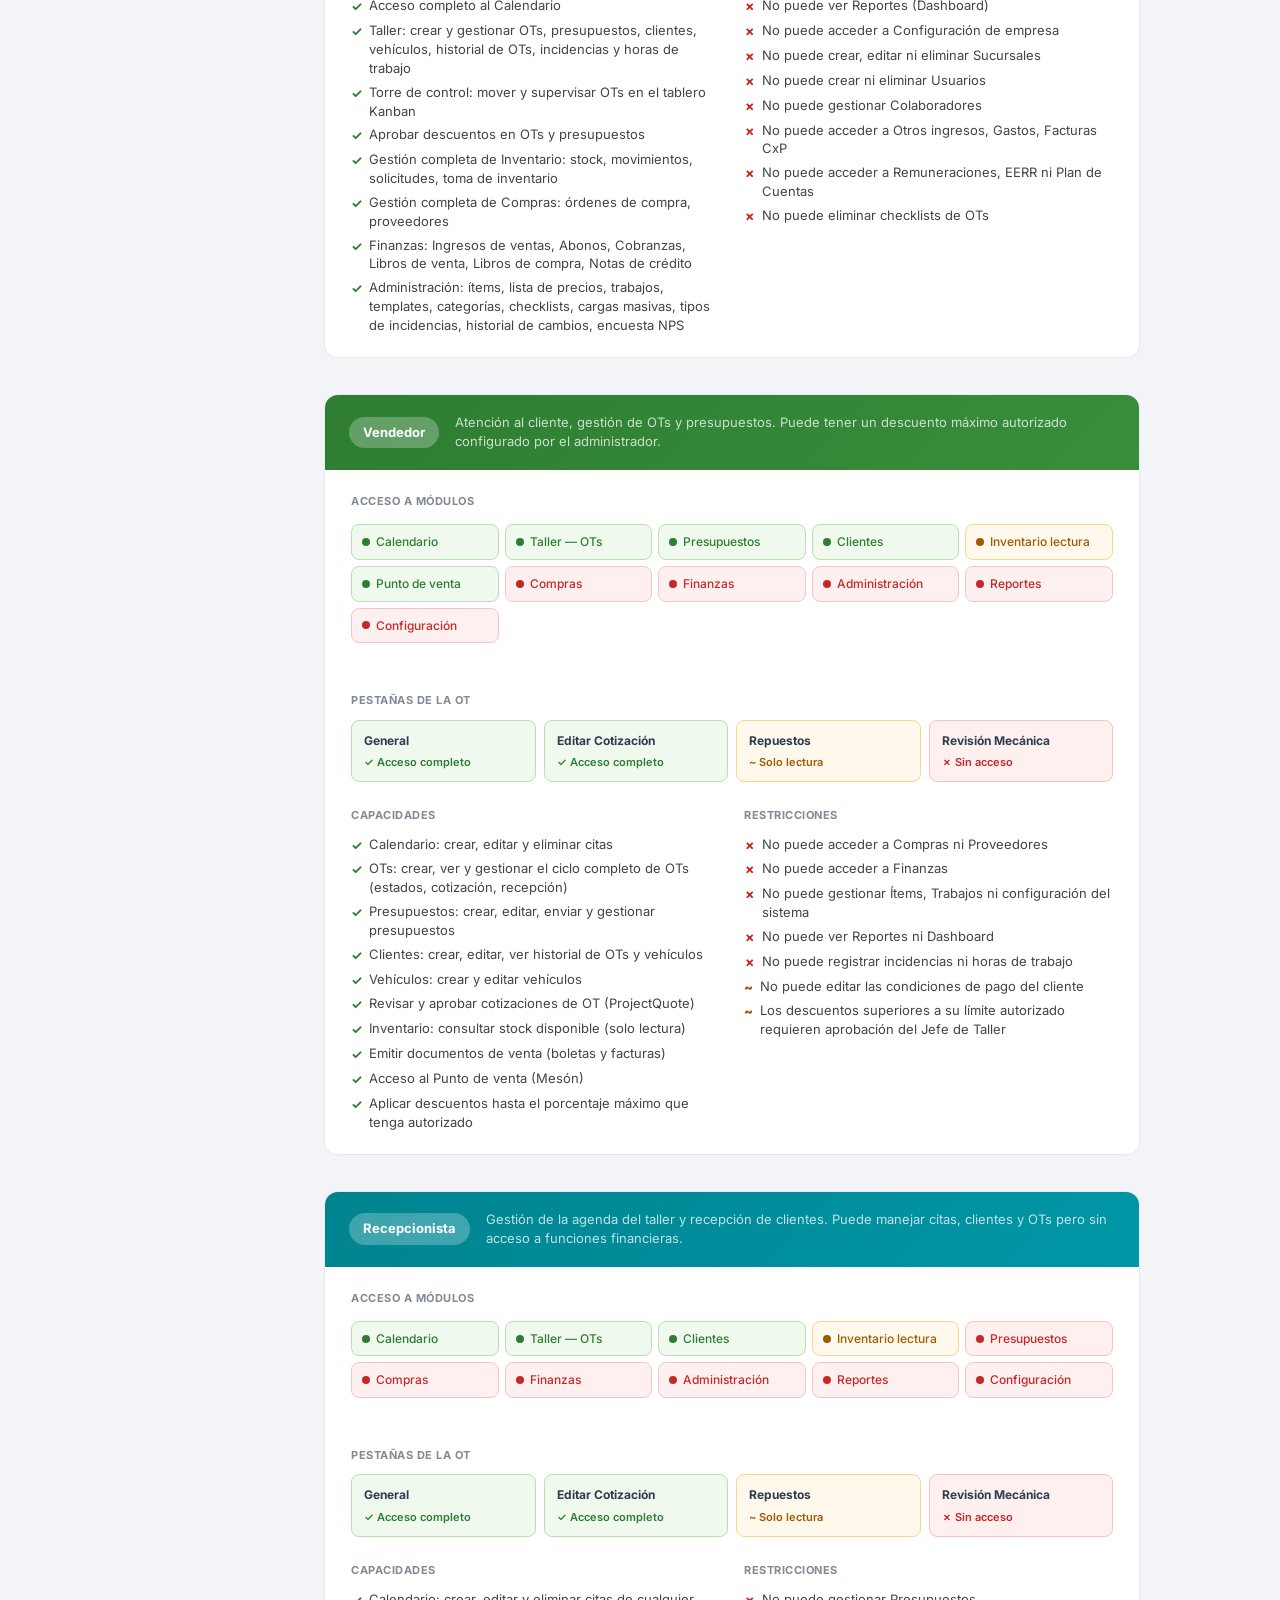
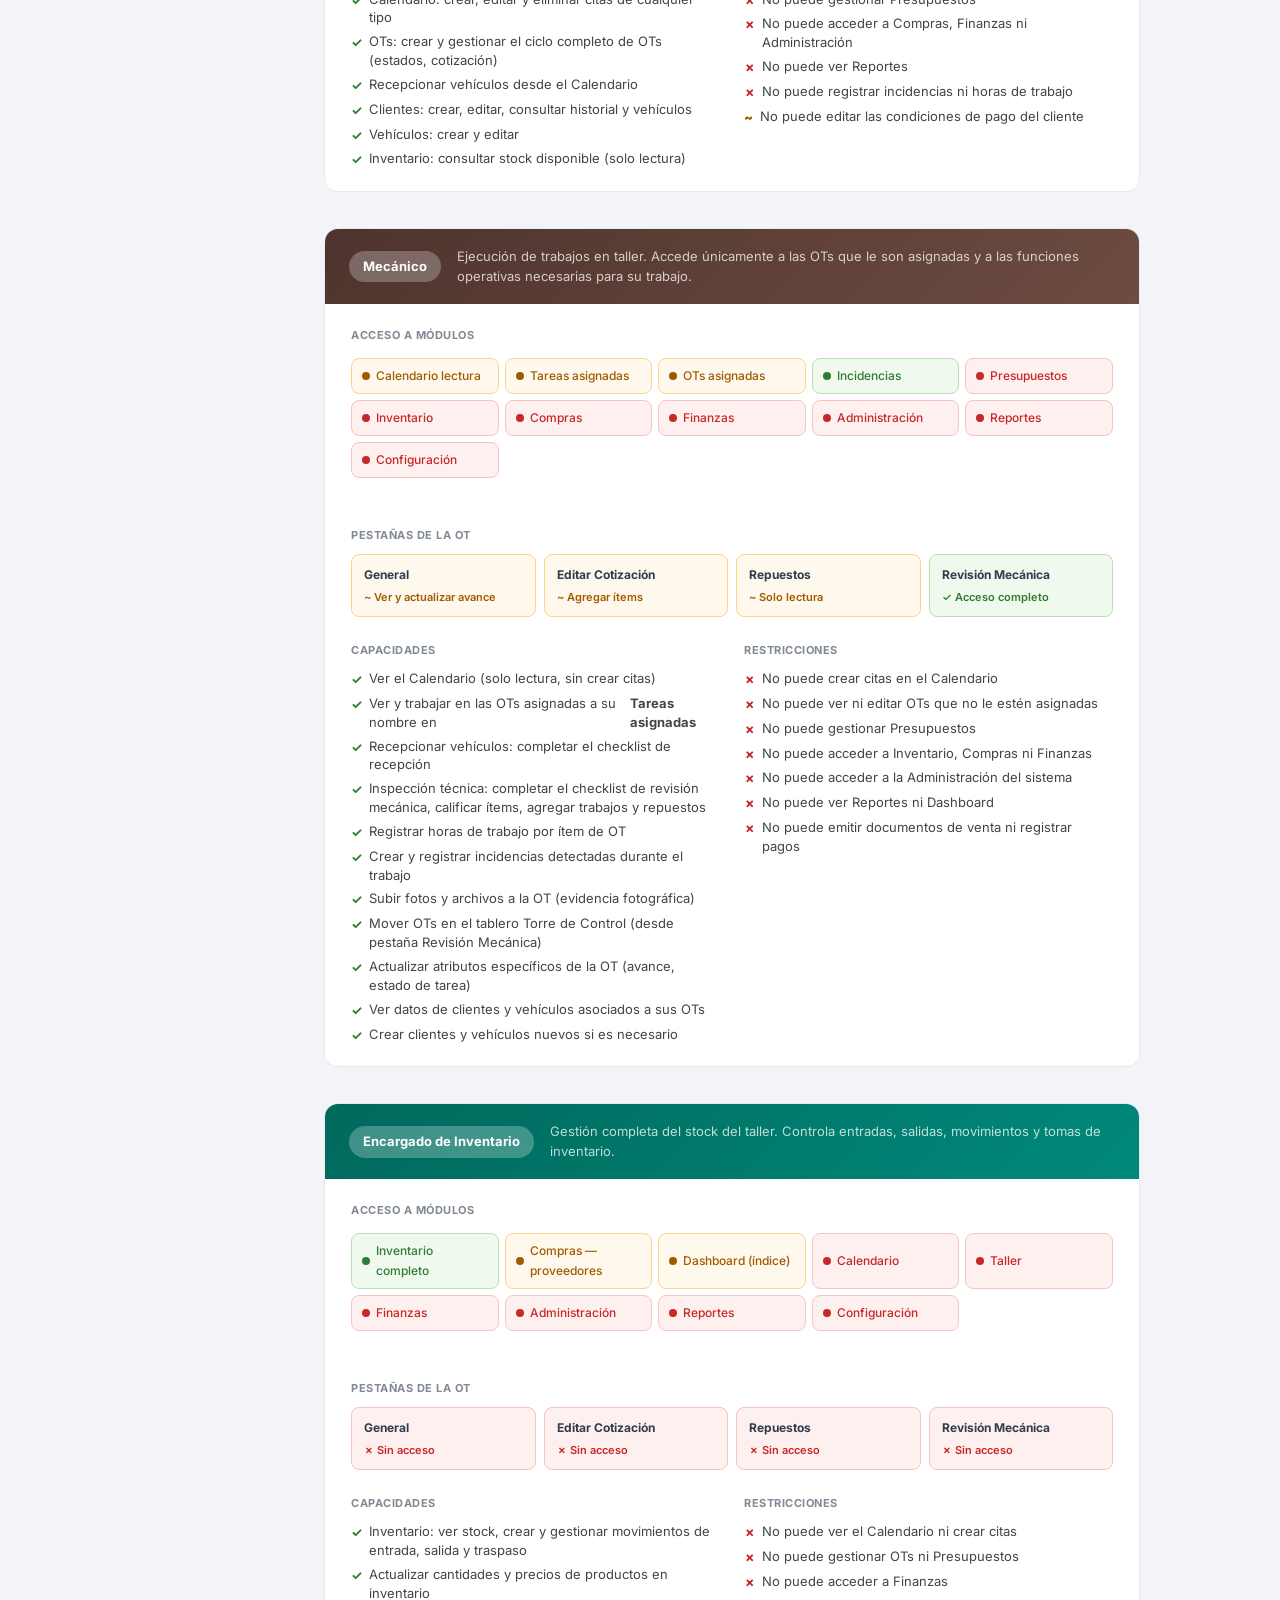
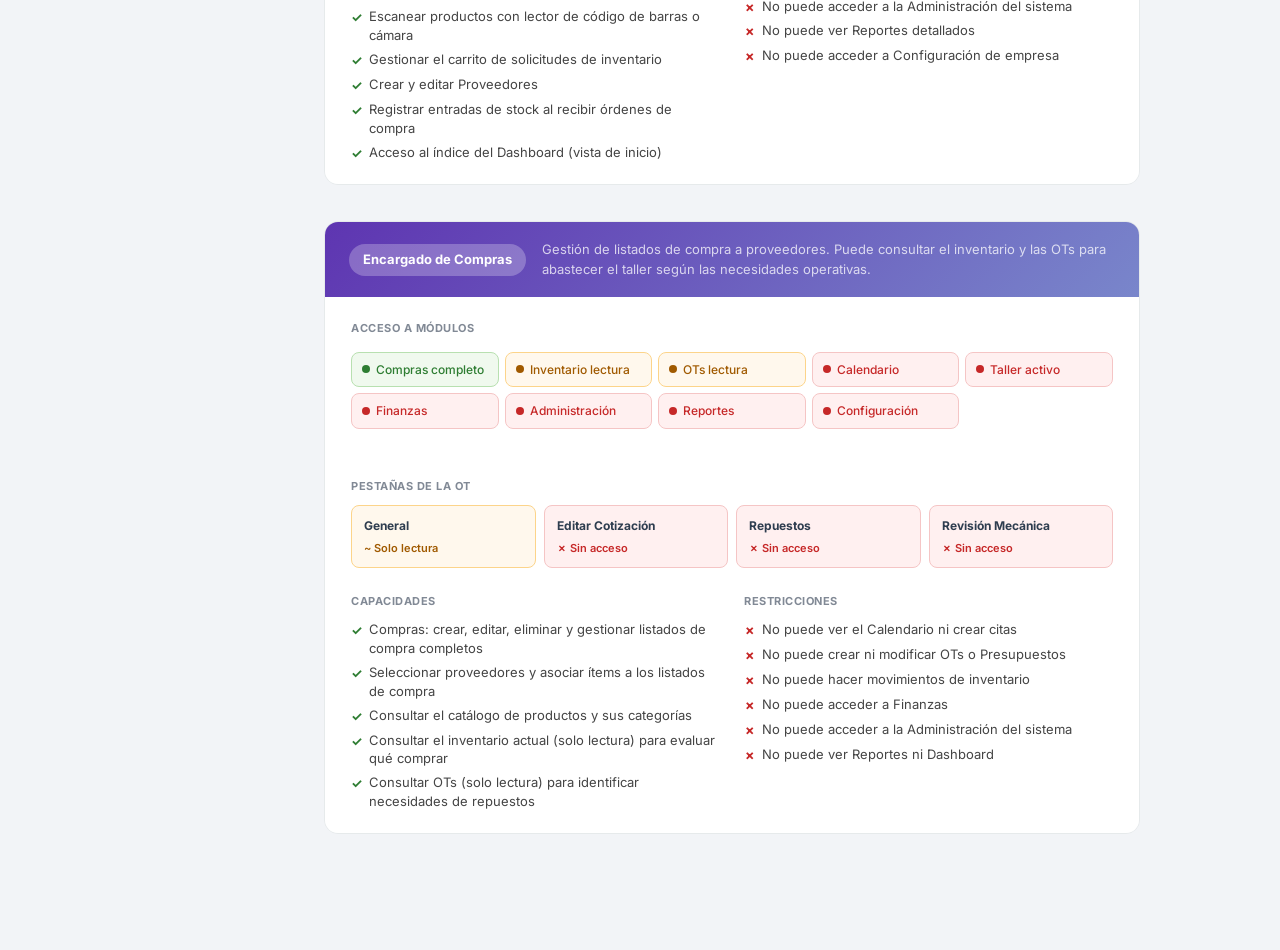
<file: roles-permisos.html>
<!DOCTYPE html>
<html lang="es">
<head>
  <meta charset="UTF-8"/>
  <meta name="viewport" content="width=device-width, initial-scale=1.0"/>
  <title>Roles y Permisos — Manual GestionCar</title>
  <link href="https://fonts.googleapis.com/css2?family=Inter:wght@300;400;500;600;700&display=swap" rel="stylesheet"/>
  <link rel="stylesheet" href="styles.css"/>
  <style>
    /* ── Role card ── */
    .role-card {
      border: 1px solid var(--border);
      border-radius: 14px;
      overflow: hidden;
      margin-bottom: 36px;
    }
    .role-head {
      display: flex;
      align-items: center;
      gap: 16px;
      padding: 18px 24px;
    }
    .role-badge {
      font-size: 13px;
      font-weight: 700;
      padding: 5px 14px;
      border-radius: 20px;
      white-space: nowrap;
      flex-shrink: 0;
    }
    .role-head-desc {
      font-size: 13px;
      color: rgba(255,255,255,.75);
      margin: 0;
      line-height: 1.5;
    }
    .role-body {
      padding: 22px 26px;
      background: #fff;
      display: grid;
      grid-template-columns: 1fr 1fr;
      gap: 24px;
    }
    @media (max-width: 700px) { .role-body { grid-template-columns: 1fr; } }

    .role-section h4 {
      font-size: 11px;
      font-weight: 700;
      text-transform: uppercase;
      letter-spacing: .5px;
      color: var(--text-muted);
      margin: 0 0 10px;
    }
    .role-section ul {
      margin: 0;
      padding: 0;
      list-style: none;
      display: flex;
      flex-direction: column;
      gap: 5px;
    }
    .role-section ul li {
      font-size: 13px;
      color: var(--text);
      display: flex;
      align-items: flex-start;
      gap: 7px;
      line-height: 1.45;
    }
    .role-section ul li::before {
      content: '✓';
      color: #2e7d32;
      font-weight: 700;
      flex-shrink: 0;
      margin-top: 1px;
    }
    .role-section ul li.no::before {
      content: '✗';
      color: #c62828;
    }
    .role-section ul li.warn::before {
      content: '~';
      color: #a05a00;
      font-weight: 900;
    }
    .role-full { grid-column: 1 / -1; }

    /* ── Module access grid ── */
    .mod-access-grid {
      display: grid;
      grid-template-columns: repeat(auto-fill, minmax(140px, 1fr));
      gap: 6px;
      margin: 14px 0 24px;
    }
    .mod-access-item {
      display: flex;
      align-items: center;
      gap: 6px;
      padding: 7px 10px;
      border-radius: 8px;
      font-size: 12px;
      font-weight: 500;
      border: 1px solid var(--border);
    }
    .mod-access-item.yes { background: #f0f9ee; border-color: #b8e0b0; color: #2e7d32; }
    .mod-access-item.partial { background: #fff8ed; border-color: #fcd48a; color: #a05a00; }
    .mod-access-item.no { background: #fff0f0; border-color: #f5c5c5; color: #c62828; }
    .mod-access-item .dot { width: 8px; height: 8px; border-radius: 50%; flex-shrink: 0; }
    .mod-access-item.yes .dot { background: #2e7d32; }
    .mod-access-item.partial .dot { background: #a05a00; }
    .mod-access-item.no .dot { background: #c62828; }

    /* ── Color themes per role ── */
    .rh-superadmin { background: linear-gradient(135deg, #6a1b9a 0%, #8e24aa 100%); }
    .rh-admin      { background: linear-gradient(135deg, #1565c0 0%, #1976d2 100%); }
    .rh-jefe       { background: linear-gradient(135deg, #e65100 0%, #f57c00 100%); }
    .rh-vendedor   { background: linear-gradient(135deg, #2e7d32 0%, #388e3c 100%); }
    .rh-agendador  { background: linear-gradient(135deg, #00838f 0%, #0097a7 100%); }
    .rh-mecanico   { background: linear-gradient(135deg, #4e342e 0%, #6d4c41 100%); }
    .rh-inventario { background: linear-gradient(135deg, #00695c 0%, #00897b 100%); }
    .rh-compras    { background: linear-gradient(135deg, #5e35b1 0%, #7986cb 100%); }

    .rb-superadmin { background: rgba(255,255,255,.25); color: #fff; }
    .rb-admin      { background: rgba(255,255,255,.25); color: #fff; }
    .rb-jefe       { background: rgba(255,255,255,.25); color: #fff; }
    .rb-vendedor   { background: rgba(255,255,255,.25); color: #fff; }
    .rb-agendador  { background: rgba(255,255,255,.25); color: #fff; }
    .rb-mecanico   { background: rgba(255,255,255,.25); color: #fff; }
    .rb-inventario { background: rgba(255,255,255,.25); color: #fff; }
    .rb-compras    { background: rgba(255,255,255,.25); color: #fff; }

    /* ── Overview comparison table ── */
    .overview-table { width: 100%; border-collapse: collapse; font-size: 12px; }
    .overview-table th, .overview-table td { padding: 7px 10px; border: 1px solid var(--border); text-align: center; }
    .overview-table td:first-child { text-align: left; font-weight: 600; white-space: nowrap; }
    .overview-table th { background: var(--dark); color: #fff; font-weight: 700; font-size: 11px; white-space: nowrap; }
    .overview-table th:first-child { text-align: left; }
    .ov-y { color: #2e7d32; font-weight: 700; }
    .ov-p { color: #a05a00; font-weight: 700; }
    .ov-n { color: #c62828; }

    /* ── OT tabs per role ── */
    .ot-tabs-grid { display: grid; grid-template-columns: repeat(4, 1fr); gap: 8px; margin-top: 10px; }
    @media (max-width: 700px) { .ot-tabs-grid { grid-template-columns: repeat(2, 1fr); } }
    .ot-tab-item { border: 1px solid var(--border); border-radius: 8px; padding: 10px 12px; }
    .ot-tab-name { font-size: 12px; font-weight: 700; color: var(--dark); margin-bottom: 3px; }
    .ot-tab-access { font-size: 11px; font-weight: 600; }
    .ot-tab-item.ot-full { background: #f0f9ee; border-color: #b8e0b0; }
    .ot-tab-item.ot-full .ot-tab-access { color: #2e7d32; }
    .ot-tab-item.ot-partial { background: #fff8ed; border-color: #fcd48a; }
    .ot-tab-item.ot-partial .ot-tab-access { color: #a05a00; }
    .ot-tab-item.ot-none { background: #fff0f0; border-color: #f5c5c5; }
    .ot-tab-item.ot-none .ot-tab-access { color: #c62828; }
  </style>
</head>
<body>
<div class="layout">
  <main class="main">

    <div class="page-header">
      <div class="page-header-icon" style="background:rgba(177,75,213,.1)">🔐</div>
      <div class="page-header-text">
        <h1>Roles y Permisos</h1>
        <p>GestionCar usa un sistema de permisos basado en roles. Cada usuario tiene uno o más roles que determinan exactamente qué módulos puede ver y qué acciones puede realizar.</p>
      </div>
    </div>

    <!-- Resumen comparativo -->
    <div class="section">
      <div id="resumen" class="section-anchor"></div>
      <h2>Resumen comparativo</h2>
      <p>Vista rápida del acceso de cada rol a los módulos del sistema. <span class="ov-y">✓ Acceso completo</span> · <span class="ov-p">~ Acceso parcial</span> · <span class="ov-n">✗ Sin acceso</span></p>
      <div class="tbl-wrap">
        <table class="overview-table">
          <thead>
            <tr>
              <th>Módulo</th>
              <th>Super Admin</th>
              <th>Admin</th>
              <th>Jefe de Taller</th>
              <th>Vendedor</th>
              <th>Recepcionista</th>
              <th>Mecánico</th>
              <th>Enc. Inventario</th>
              <th>Enc. Compras</th>
            </tr>
          </thead>
          <tbody>
            <tr><td>OT — Pestaña General</td><td class="ov-y">✓</td><td class="ov-y">✓</td><td class="ov-y">✓</td><td class="ov-y">✓</td><td class="ov-y">✓</td><td class="ov-p">~ limitado</td><td class="ov-n">✗</td><td class="ov-p">~ lectura</td></tr>
            <tr><td>OT — Editar Cotización</td><td class="ov-y">✓</td><td class="ov-y">✓</td><td class="ov-y">✓</td><td class="ov-y">✓</td><td class="ov-y">✓</td><td class="ov-p">~ agregar ítems</td><td class="ov-n">✗</td><td class="ov-n">✗</td></tr>
            <tr><td>OT — Repuestos</td><td class="ov-y">✓</td><td class="ov-y">✓</td><td class="ov-y">✓</td><td class="ov-y">✓</td><td class="ov-p">~ lectura</td><td class="ov-p">~ lectura</td><td class="ov-n">✗</td><td class="ov-n">✗</td></tr>
            <tr><td>OT — Revisión Mecánica</td><td class="ov-y">✓</td><td class="ov-y">✓</td><td class="ov-y">✓</td><td class="ov-n">✗</td><td class="ov-n">✗</td><td class="ov-y">✓</td><td class="ov-n">✗</td><td class="ov-n">✗</td></tr>
            <tr><td>Calendario</td><td class="ov-y">✓</td><td class="ov-y">✓</td><td class="ov-y">✓</td><td class="ov-y">✓</td><td class="ov-y">✓</td><td class="ov-p">~ lectura</td><td class="ov-n">✗</td><td class="ov-n">✗</td></tr>
            <tr><td>Taller — OTs</td><td class="ov-y">✓</td><td class="ov-y">✓</td><td class="ov-y">✓</td><td class="ov-y">✓</td><td class="ov-y">✓</td><td class="ov-p">~ asignadas</td><td class="ov-n">✗</td><td class="ov-p">~ lectura</td></tr>
            <tr><td>Taller — Presupuestos</td><td class="ov-y">✓</td><td class="ov-y">✓</td><td class="ov-y">✓</td><td class="ov-y">✓</td><td class="ov-n">✗</td><td class="ov-n">✗</td><td class="ov-n">✗</td><td class="ov-n">✗</td></tr>
            <tr><td>Taller — Clientes</td><td class="ov-y">✓</td><td class="ov-y">✓</td><td class="ov-y">✓</td><td class="ov-y">✓</td><td class="ov-y">✓</td><td class="ov-p">~ crear/leer</td><td class="ov-n">✗</td><td class="ov-n">✗</td></tr>
            <tr><td>Taller — Horas / Incidencias</td><td class="ov-y">✓</td><td class="ov-y">✓</td><td class="ov-y">✓</td><td class="ov-n">✗</td><td class="ov-n">✗</td><td class="ov-y">✓</td><td class="ov-n">✗</td><td class="ov-n">✗</td></tr>
            <tr><td>Inventario</td><td class="ov-y">✓</td><td class="ov-y">✓</td><td class="ov-y">✓</td><td class="ov-p">~ lectura</td><td class="ov-p">~ lectura</td><td class="ov-n">✗</td><td class="ov-y">✓</td><td class="ov-p">~ lectura</td></tr>
            <tr><td>Compras</td><td class="ov-y">✓</td><td class="ov-y">✓</td><td class="ov-y">✓</td><td class="ov-n">✗</td><td class="ov-n">✗</td><td class="ov-n">✗</td><td class="ov-p">~ proveedores</td><td class="ov-y">✓</td></tr>
            <tr><td>Finanzas</td><td class="ov-y">✓</td><td class="ov-p">~ sin remun./EERR</td><td class="ov-p">~ solo ingresos</td><td class="ov-n">✗</td><td class="ov-n">✗</td><td class="ov-n">✗</td><td class="ov-n">✗</td><td class="ov-n">✗</td></tr>
            <tr><td>Administración</td><td class="ov-y">✓</td><td class="ov-p">~ sin colaboradores</td><td class="ov-p">~ sin usuarios/suc.</td><td class="ov-n">✗</td><td class="ov-n">✗</td><td class="ov-n">✗</td><td class="ov-n">✗</td><td class="ov-n">✗</td></tr>
            <tr><td>Reportes</td><td class="ov-y">✓</td><td class="ov-y">✓</td><td class="ov-n">✗</td><td class="ov-n">✗</td><td class="ov-n">✗</td><td class="ov-n">✗</td><td class="ov-n">✗</td><td class="ov-n">✗</td></tr>
            <tr><td>Configuración</td><td class="ov-y">✓</td><td class="ov-y">✓</td><td class="ov-n">✗</td><td class="ov-n">✗</td><td class="ov-n">✗</td><td class="ov-n">✗</td><td class="ov-n">✗</td><td class="ov-n">✗</td></tr>
          </tbody>
        </table>
      </div>
    </div>

    <!-- Asignación de roles -->
    <div class="section">
      <div id="asignacion" class="section-anchor"></div>
      <h2>Asignación de roles</h2>
      <p>Los roles se asignan al crear o editar un usuario en <a href="administracion.html#usuarios">Administración → Usuarios</a>. Un usuario puede tener más de un rol simultáneamente; en ese caso acumula los permisos de todos sus roles.</p>
      <div class="callout callout-info">
        <span class="callout-icon">ℹ️</span>
        <div>Solo un <strong>Super Administrador</strong> puede asignar el rol de Super Administrador a otro usuario. Los demás roles pueden ser asignados por usuarios con rol Admin o superior.</div>
      </div>
    </div>

    <!-- ═══ SUPER ADMIN ═══════════════════════════════════════════════ -->
    <div id="rol-superadmin" class="section-anchor"></div>
    <div class="role-card">
      <div class="role-head rh-superadmin">
        <span class="role-badge rb-superadmin">Super Administrador</span>
        <p class="role-head-desc">Control total del sistema. Generalmente asignado al dueño del taller o al equipo de soporte de GestionCar.</p>
      </div>
      <div class="role-body">
        <div class="role-section role-full">
          <h4>Acceso a módulos</h4>
          <div class="mod-access-grid">
            <div class="mod-access-item yes"><div class="dot"></div>Calendario</div>
            <div class="mod-access-item yes"><div class="dot"></div>Taller completo</div>
            <div class="mod-access-item yes"><div class="dot"></div>Inventario</div>
            <div class="mod-access-item yes"><div class="dot"></div>Compras</div>
            <div class="mod-access-item yes"><div class="dot"></div>Finanzas completo</div>
            <div class="mod-access-item yes"><div class="dot"></div>Administración</div>
            <div class="mod-access-item yes"><div class="dot"></div>Reportes</div>
            <div class="mod-access-item yes"><div class="dot"></div>Configuración</div>
          </div>
        </div>
        <div class="role-section role-full">
          <h4>Pestañas de la OT</h4>
          <div class="ot-tabs-grid">
            <div class="ot-tab-item ot-full"><div class="ot-tab-name">General</div><div class="ot-tab-access">✓ Acceso completo</div></div>
            <div class="ot-tab-item ot-full"><div class="ot-tab-name">Editar Cotización</div><div class="ot-tab-access">✓ Acceso completo</div></div>
            <div class="ot-tab-item ot-full"><div class="ot-tab-name">Repuestos</div><div class="ot-tab-access">✓ Acceso completo</div></div>
            <div class="ot-tab-item ot-full"><div class="ot-tab-name">Revisión Mecánica</div><div class="ot-tab-access">✓ Acceso completo</div></div>
          </div>
        </div>
        <div class="role-section role-full">
          <h4>Capacidades</h4>
          <ul>
            <li>Acceso completo y sin restricciones a todas las funciones del sistema</li>
            <li>Único rol que puede asignar el rol de Super Administrador a otros usuarios</li>
            <li>Gestión de empresa: datos legales, logo, país, impuesto, configuración</li>
            <li>Gestión de sucursales: crear, editar y eliminar sucursales</li>
            <li>Acceso a Remuneraciones, Estado de Resultados y Plan de Cuentas</li>
            <li>Gestión de Colaboradores (personal operativo)</li>
            <li>Gestión completa de Usuarios: crear, editar, eliminar, asignar cualquier rol</li>
            <li>Acceso a todos los reportes y dashboards</li>
            <li>Configuración de notificaciones, integraciones y parámetros del sistema</li>
          </ul>
        </div>
      </div>
    </div>

    <!-- ═══ ADMIN ══════════════════════════════════════════════════════ -->
    <div id="rol-admin" class="section-anchor"></div>
    <div class="role-card">
      <div class="role-head rh-admin">
        <span class="role-badge rb-admin">Administrador</span>
        <p class="role-head-desc">Gestión operativa y financiera del negocio. Ideal para el gerente o administrador del taller.</p>
      </div>
      <div class="role-body">
        <div class="role-section role-full">
          <h4>Acceso a módulos</h4>
          <div class="mod-access-grid">
            <div class="mod-access-item yes"><div class="dot"></div>Calendario</div>
            <div class="mod-access-item yes"><div class="dot"></div>Taller completo</div>
            <div class="mod-access-item yes"><div class="dot"></div>Inventario</div>
            <div class="mod-access-item yes"><div class="dot"></div>Compras</div>
            <div class="mod-access-item partial"><div class="dot"></div>Finanzas parcial</div>
            <div class="mod-access-item partial"><div class="dot"></div>Administración parcial</div>
            <div class="mod-access-item yes"><div class="dot"></div>Reportes</div>
            <div class="mod-access-item yes"><div class="dot"></div>Configuración</div>
          </div>
        </div>
        <div class="role-section role-full">
          <h4>Pestañas de la OT</h4>
          <div class="ot-tabs-grid">
            <div class="ot-tab-item ot-full"><div class="ot-tab-name">General</div><div class="ot-tab-access">✓ Acceso completo</div></div>
            <div class="ot-tab-item ot-full"><div class="ot-tab-name">Editar Cotización</div><div class="ot-tab-access">✓ Acceso completo</div></div>
            <div class="ot-tab-item ot-full"><div class="ot-tab-name">Repuestos</div><div class="ot-tab-access">✓ Acceso completo</div></div>
            <div class="ot-tab-item ot-full"><div class="ot-tab-name">Revisión Mecánica</div><div class="ot-tab-access">✓ Acceso completo</div></div>
          </div>
        </div>
        <div class="role-section">
          <h4>Capacidades</h4>
          <ul>
            <li>Acceso completo al Calendario: crear, editar y eliminar citas de cualquier tipo</li>
            <li>Acceso completo al módulo Taller: OTs, presupuestos, clientes, vehículos, historial, incidencias, horas de trabajo</li>
            <li>Gestión completa de Inventario y Compras</li>
            <li>Finanzas: Ingresos de ventas, Otros ingresos, Abonos, Cobranzas, Libros de venta, Facturas CxP, Libros de compra, Notas de crédito, Gastos</li>
            <li>Administración: ítems, trabajos, templates, categorías, checklists, cargas masivas, tipos de incidencias, historial de cambios, sucursales, usuarios, encuesta NPS</li>
            <li>Reportes: Dashboard General y Tabla General</li>
            <li>Configuración de empresa y notificaciones</li>
            <li>Puede asignar roles Admin, Jefe de Taller, Vendedor, Recepcionista, Mecánico, Encargado de Inventario y Encargado de Compras a usuarios</li>
          </ul>
        </div>
        <div class="role-section">
          <h4>Restricciones</h4>
          <ul>
            <li class="no">No puede acceder a Remuneraciones</li>
            <li class="no">No puede acceder al Estado de Resultados (EERR)</li>
            <li class="no">No puede acceder al Plan de Cuentas</li>
            <li class="no">No puede gestionar Colaboradores</li>
            <li class="no">No puede asignar el rol de Super Administrador</li>
          </ul>
        </div>
      </div>
    </div>

    <!-- ═══ JEFE DE TALLER ════════════════════════════════════════════ -->
    <div id="rol-jefe" class="section-anchor"></div>
    <div class="role-card">
      <div class="role-head rh-jefe">
        <span class="role-badge rb-jefe">Jefe de Taller</span>
        <p class="role-head-desc">Supervisión del trabajo diario del taller. Gestiona OTs, asigna mecánicos y controla el inventario y las compras.</p>
      </div>
      <div class="role-body">
        <div class="role-section role-full">
          <h4>Acceso a módulos</h4>
          <div class="mod-access-grid">
            <div class="mod-access-item yes"><div class="dot"></div>Calendario</div>
            <div class="mod-access-item yes"><div class="dot"></div>Taller completo</div>
            <div class="mod-access-item yes"><div class="dot"></div>Inventario</div>
            <div class="mod-access-item yes"><div class="dot"></div>Compras</div>
            <div class="mod-access-item partial"><div class="dot"></div>Finanzas parcial</div>
            <div class="mod-access-item partial"><div class="dot"></div>Administración parcial</div>
            <div class="mod-access-item no"><div class="dot"></div>Reportes</div>
            <div class="mod-access-item no"><div class="dot"></div>Configuración</div>
          </div>
        </div>
        <div class="role-section role-full">
          <h4>Pestañas de la OT</h4>
          <div class="ot-tabs-grid">
            <div class="ot-tab-item ot-full"><div class="ot-tab-name">General</div><div class="ot-tab-access">✓ Acceso completo</div></div>
            <div class="ot-tab-item ot-full"><div class="ot-tab-name">Editar Cotización</div><div class="ot-tab-access">✓ Acceso completo</div></div>
            <div class="ot-tab-item ot-full"><div class="ot-tab-name">Repuestos</div><div class="ot-tab-access">✓ Acceso completo</div></div>
            <div class="ot-tab-item ot-full"><div class="ot-tab-name">Revisión Mecánica</div><div class="ot-tab-access">✓ Acceso completo</div></div>
          </div>
        </div>
        <div class="role-section">
          <h4>Capacidades</h4>
          <ul>
            <li>Acceso completo al Calendario</li>
            <li>Taller: crear y gestionar OTs, presupuestos, clientes, vehículos, historial de OTs, incidencias y horas de trabajo</li>
            <li>Torre de control: mover y supervisar OTs en el tablero Kanban</li>
            <li>Aprobar descuentos en OTs y presupuestos</li>
            <li>Gestión completa de Inventario: stock, movimientos, solicitudes, toma de inventario</li>
            <li>Gestión completa de Compras: órdenes de compra, proveedores</li>
            <li>Finanzas: Ingresos de ventas, Abonos, Cobranzas, Libros de venta, Libros de compra, Notas de crédito</li>
            <li>Administración: ítems, lista de precios, trabajos, templates, categorías, checklists, cargas masivas, tipos de incidencias, historial de cambios, encuesta NPS</li>
          </ul>
        </div>
        <div class="role-section">
          <h4>Restricciones</h4>
          <ul>
            <li class="no">No puede ver Reportes (Dashboard)</li>
            <li class="no">No puede acceder a Configuración de empresa</li>
            <li class="no">No puede crear, editar ni eliminar Sucursales</li>
            <li class="no">No puede crear ni eliminar Usuarios</li>
            <li class="no">No puede gestionar Colaboradores</li>
            <li class="no">No puede acceder a Otros ingresos, Gastos, Facturas CxP</li>
            <li class="no">No puede acceder a Remuneraciones, EERR ni Plan de Cuentas</li>
            <li class="no">No puede eliminar checklists de OTs</li>
          </ul>
        </div>
      </div>
    </div>

    <!-- ═══ VENDEDOR ══════════════════════════════════════════════════ -->
    <div id="rol-vendedor" class="section-anchor"></div>
    <div class="role-card">
      <div class="role-head rh-vendedor">
        <span class="role-badge rb-vendedor">Vendedor</span>
        <p class="role-head-desc">Atención al cliente, gestión de OTs y presupuestos. Puede tener un descuento máximo autorizado configurado por el administrador.</p>
      </div>
      <div class="role-body">
        <div class="role-section role-full">
          <h4>Acceso a módulos</h4>
          <div class="mod-access-grid">
            <div class="mod-access-item yes"><div class="dot"></div>Calendario</div>
            <div class="mod-access-item yes"><div class="dot"></div>Taller — OTs</div>
            <div class="mod-access-item yes"><div class="dot"></div>Presupuestos</div>
            <div class="mod-access-item yes"><div class="dot"></div>Clientes</div>
            <div class="mod-access-item partial"><div class="dot"></div>Inventario lectura</div>
            <div class="mod-access-item yes"><div class="dot"></div>Punto de venta</div>
            <div class="mod-access-item no"><div class="dot"></div>Compras</div>
            <div class="mod-access-item no"><div class="dot"></div>Finanzas</div>
            <div class="mod-access-item no"><div class="dot"></div>Administración</div>
            <div class="mod-access-item no"><div class="dot"></div>Reportes</div>
            <div class="mod-access-item no"><div class="dot"></div>Configuración</div>
          </div>
        </div>
        <div class="role-section role-full">
          <h4>Pestañas de la OT</h4>
          <div class="ot-tabs-grid">
            <div class="ot-tab-item ot-full"><div class="ot-tab-name">General</div><div class="ot-tab-access">✓ Acceso completo</div></div>
            <div class="ot-tab-item ot-full"><div class="ot-tab-name">Editar Cotización</div><div class="ot-tab-access">✓ Acceso completo</div></div>
            <div class="ot-tab-item ot-partial"><div class="ot-tab-name">Repuestos</div><div class="ot-tab-access">~ Solo lectura</div></div>
            <div class="ot-tab-item ot-none"><div class="ot-tab-name">Revisión Mecánica</div><div class="ot-tab-access">✗ Sin acceso</div></div>
          </div>
        </div>
        <div class="role-section">
          <h4>Capacidades</h4>
          <ul>
            <li>Calendario: crear, editar y eliminar citas</li>
            <li>OTs: crear, ver y gestionar el ciclo completo de OTs (estados, cotización, recepción)</li>
            <li>Presupuestos: crear, editar, enviar y gestionar presupuestos</li>
            <li>Clientes: crear, editar, ver historial de OTs y vehículos</li>
            <li>Vehículos: crear y editar vehículos</li>
            <li>Revisar y aprobar cotizaciones de OT (ProjectQuote)</li>
            <li>Inventario: consultar stock disponible (solo lectura)</li>
            <li>Emitir documentos de venta (boletas y facturas)</li>
            <li>Acceso al Punto de venta (Mesón)</li>
            <li>Aplicar descuentos hasta el porcentaje máximo que tenga autorizado</li>
          </ul>
        </div>
        <div class="role-section">
          <h4>Restricciones</h4>
          <ul>
            <li class="no">No puede acceder a Compras ni Proveedores</li>
            <li class="no">No puede acceder a Finanzas</li>
            <li class="no">No puede gestionar Ítems, Trabajos ni configuración del sistema</li>
            <li class="no">No puede ver Reportes ni Dashboard</li>
            <li class="no">No puede registrar incidencias ni horas de trabajo</li>
            <li class="warn">No puede editar las condiciones de pago del cliente</li>
            <li class="warn">Los descuentos superiores a su límite autorizado requieren aprobación del Jefe de Taller</li>
          </ul>
        </div>
      </div>
    </div>

    <!-- ═══ AGENDADOR ═════════════════════════════════════════════════ -->
    <div id="rol-agendador" class="section-anchor"></div>
    <div class="role-card">
      <div class="role-head rh-agendador">
        <span class="role-badge rb-agendador">Recepcionista</span>
        <p class="role-head-desc">Gestión de la agenda del taller y recepción de clientes. Puede manejar citas, clientes y OTs pero sin acceso a funciones financieras.</p>
      </div>
      <div class="role-body">
        <div class="role-section role-full">
          <h4>Acceso a módulos</h4>
          <div class="mod-access-grid">
            <div class="mod-access-item yes"><div class="dot"></div>Calendario</div>
            <div class="mod-access-item yes"><div class="dot"></div>Taller — OTs</div>
            <div class="mod-access-item yes"><div class="dot"></div>Clientes</div>
            <div class="mod-access-item partial"><div class="dot"></div>Inventario lectura</div>
            <div class="mod-access-item no"><div class="dot"></div>Presupuestos</div>
            <div class="mod-access-item no"><div class="dot"></div>Compras</div>
            <div class="mod-access-item no"><div class="dot"></div>Finanzas</div>
            <div class="mod-access-item no"><div class="dot"></div>Administración</div>
            <div class="mod-access-item no"><div class="dot"></div>Reportes</div>
            <div class="mod-access-item no"><div class="dot"></div>Configuración</div>
          </div>
        </div>
        <div class="role-section role-full">
          <h4>Pestañas de la OT</h4>
          <div class="ot-tabs-grid">
            <div class="ot-tab-item ot-full"><div class="ot-tab-name">General</div><div class="ot-tab-access">✓ Acceso completo</div></div>
            <div class="ot-tab-item ot-full"><div class="ot-tab-name">Editar Cotización</div><div class="ot-tab-access">✓ Acceso completo</div></div>
            <div class="ot-tab-item ot-partial"><div class="ot-tab-name">Repuestos</div><div class="ot-tab-access">~ Solo lectura</div></div>
            <div class="ot-tab-item ot-none"><div class="ot-tab-name">Revisión Mecánica</div><div class="ot-tab-access">✗ Sin acceso</div></div>
          </div>
        </div>
        <div class="role-section">
          <h4>Capacidades</h4>
          <ul>
            <li>Calendario: crear, editar y eliminar citas de cualquier tipo</li>
            <li>OTs: crear y gestionar el ciclo completo de OTs (estados, cotización)</li>
            <li>Recepcionar vehículos desde el Calendario</li>
            <li>Clientes: crear, editar, consultar historial y vehículos</li>
            <li>Vehículos: crear y editar</li>
            <li>Inventario: consultar stock disponible (solo lectura)</li>
          </ul>
        </div>
        <div class="role-section">
          <h4>Restricciones</h4>
          <ul>
            <li class="no">No puede gestionar Presupuestos</li>
            <li class="no">No puede acceder a Compras, Finanzas ni Administración</li>
            <li class="no">No puede ver Reportes</li>
            <li class="no">No puede registrar incidencias ni horas de trabajo</li>
            <li class="warn">No puede editar las condiciones de pago del cliente</li>
          </ul>
        </div>
      </div>
    </div>

    <!-- ═══ MECÁNICO ══════════════════════════════════════════════════ -->
    <div id="rol-mecanico" class="section-anchor"></div>
    <div class="role-card">
      <div class="role-head rh-mecanico">
        <span class="role-badge rb-mecanico">Mecánico</span>
        <p class="role-head-desc">Ejecución de trabajos en taller. Accede únicamente a las OTs que le son asignadas y a las funciones operativas necesarias para su trabajo.</p>
      </div>
      <div class="role-body">
        <div class="role-section role-full">
          <h4>Acceso a módulos</h4>
          <div class="mod-access-grid">
            <div class="mod-access-item partial"><div class="dot"></div>Calendario lectura</div>
            <div class="mod-access-item partial"><div class="dot"></div>Tareas asignadas</div>
            <div class="mod-access-item partial"><div class="dot"></div>OTs asignadas</div>
            <div class="mod-access-item yes"><div class="dot"></div>Incidencias</div>
            <div class="mod-access-item no"><div class="dot"></div>Presupuestos</div>
            <div class="mod-access-item no"><div class="dot"></div>Inventario</div>
            <div class="mod-access-item no"><div class="dot"></div>Compras</div>
            <div class="mod-access-item no"><div class="dot"></div>Finanzas</div>
            <div class="mod-access-item no"><div class="dot"></div>Administración</div>
            <div class="mod-access-item no"><div class="dot"></div>Reportes</div>
            <div class="mod-access-item no"><div class="dot"></div>Configuración</div>
          </div>
        </div>
        <div class="role-section role-full">
          <h4>Pestañas de la OT</h4>
          <div class="ot-tabs-grid">
            <div class="ot-tab-item ot-partial"><div class="ot-tab-name">General</div><div class="ot-tab-access">~ Ver y actualizar avance</div></div>
            <div class="ot-tab-item ot-partial"><div class="ot-tab-name">Editar Cotización</div><div class="ot-tab-access">~ Agregar ítems</div></div>
            <div class="ot-tab-item ot-partial"><div class="ot-tab-name">Repuestos</div><div class="ot-tab-access">~ Solo lectura</div></div>
            <div class="ot-tab-item ot-full"><div class="ot-tab-name">Revisión Mecánica</div><div class="ot-tab-access">✓ Acceso completo</div></div>
          </div>
        </div>
        <div class="role-section">
          <h4>Capacidades</h4>
          <ul>
            <li>Ver el Calendario (solo lectura, sin crear citas)</li>
            <li>Ver y trabajar en las OTs asignadas a su nombre en <strong>Tareas asignadas</strong></li>
            <li>Recepcionar vehículos: completar el checklist de recepción</li>
            <li>Inspección técnica: completar el checklist de revisión mecánica, calificar ítems, agregar trabajos y repuestos</li>
            <li>Registrar horas de trabajo por ítem de OT</li>
            <li>Crear y registrar incidencias detectadas durante el trabajo</li>
            <li>Subir fotos y archivos a la OT (evidencia fotográfica)</li>
            <li>Mover OTs en el tablero Torre de Control (desde pestaña Revisión Mecánica)</li>
            <li>Actualizar atributos específicos de la OT (avance, estado de tarea)</li>
            <li>Ver datos de clientes y vehículos asociados a sus OTs</li>
            <li>Crear clientes y vehículos nuevos si es necesario</li>
          </ul>
        </div>
        <div class="role-section">
          <h4>Restricciones</h4>
          <ul>
            <li class="no">No puede crear citas en el Calendario</li>
            <li class="no">No puede ver ni editar OTs que no le estén asignadas</li>
            <li class="no">No puede gestionar Presupuestos</li>
            <li class="no">No puede acceder a Inventario, Compras ni Finanzas</li>
            <li class="no">No puede acceder a la Administración del sistema</li>
            <li class="no">No puede ver Reportes ni Dashboard</li>
            <li class="no">No puede emitir documentos de venta ni registrar pagos</li>
          </ul>
        </div>
      </div>
    </div>

    <!-- ═══ ENCARGADO DE INVENTARIO ═══════════════════════════════════ -->
    <div id="rol-inventario" class="section-anchor"></div>
    <div class="role-card">
      <div class="role-head rh-inventario">
        <span class="role-badge rb-inventario">Encargado de Inventario</span>
        <p class="role-head-desc">Gestión completa del stock del taller. Controla entradas, salidas, movimientos y tomas de inventario.</p>
      </div>
      <div class="role-body">
        <div class="role-section role-full">
          <h4>Acceso a módulos</h4>
          <div class="mod-access-grid">
            <div class="mod-access-item yes"><div class="dot"></div>Inventario completo</div>
            <div class="mod-access-item partial"><div class="dot"></div>Compras — proveedores</div>
            <div class="mod-access-item partial"><div class="dot"></div>Dashboard (índice)</div>
            <div class="mod-access-item no"><div class="dot"></div>Calendario</div>
            <div class="mod-access-item no"><div class="dot"></div>Taller</div>
            <div class="mod-access-item no"><div class="dot"></div>Finanzas</div>
            <div class="mod-access-item no"><div class="dot"></div>Administración</div>
            <div class="mod-access-item no"><div class="dot"></div>Reportes</div>
            <div class="mod-access-item no"><div class="dot"></div>Configuración</div>
          </div>
        </div>
        <div class="role-section role-full">
          <h4>Pestañas de la OT</h4>
          <div class="ot-tabs-grid">
            <div class="ot-tab-item ot-none"><div class="ot-tab-name">General</div><div class="ot-tab-access">✗ Sin acceso</div></div>
            <div class="ot-tab-item ot-none"><div class="ot-tab-name">Editar Cotización</div><div class="ot-tab-access">✗ Sin acceso</div></div>
            <div class="ot-tab-item ot-none"><div class="ot-tab-name">Repuestos</div><div class="ot-tab-access">✗ Sin acceso</div></div>
            <div class="ot-tab-item ot-none"><div class="ot-tab-name">Revisión Mecánica</div><div class="ot-tab-access">✗ Sin acceso</div></div>
          </div>
        </div>
        <div class="role-section">
          <h4>Capacidades</h4>
          <ul>
            <li>Inventario: ver stock, crear y gestionar movimientos de entrada, salida y traspaso</li>
            <li>Actualizar cantidades y precios de productos en inventario</li>
            <li>Escanear productos con lector de código de barras o cámara</li>
            <li>Gestionar el carrito de solicitudes de inventario</li>
            <li>Crear y editar Proveedores</li>
            <li>Registrar entradas de stock al recibir órdenes de compra</li>
            <li>Acceso al índice del Dashboard (vista de inicio)</li>
          </ul>
        </div>
        <div class="role-section">
          <h4>Restricciones</h4>
          <ul>
            <li class="no">No puede ver el Calendario ni crear citas</li>
            <li class="no">No puede gestionar OTs ni Presupuestos</li>
            <li class="no">No puede acceder a Finanzas</li>
            <li class="no">No puede acceder a la Administración del sistema</li>
            <li class="no">No puede ver Reportes detallados</li>
            <li class="no">No puede acceder a Configuración de empresa</li>
          </ul>
        </div>
      </div>
    </div>

    <!-- ═══ ENCARGADO DE COMPRAS ══════════════════════════════════════ -->
    <div id="rol-compras" class="section-anchor"></div>
    <div class="role-card">
      <div class="role-head rh-compras">
        <span class="role-badge rb-compras">Encargado de Compras</span>
        <p class="role-head-desc">Gestión de listados de compra a proveedores. Puede consultar el inventario y las OTs para abastecer el taller según las necesidades operativas.</p>
      </div>
      <div class="role-body">
        <div class="role-section role-full">
          <h4>Acceso a módulos</h4>
          <div class="mod-access-grid">
            <div class="mod-access-item yes"><div class="dot"></div>Compras completo</div>
            <div class="mod-access-item partial"><div class="dot"></div>Inventario lectura</div>
            <div class="mod-access-item partial"><div class="dot"></div>OTs lectura</div>
            <div class="mod-access-item no"><div class="dot"></div>Calendario</div>
            <div class="mod-access-item no"><div class="dot"></div>Taller activo</div>
            <div class="mod-access-item no"><div class="dot"></div>Finanzas</div>
            <div class="mod-access-item no"><div class="dot"></div>Administración</div>
            <div class="mod-access-item no"><div class="dot"></div>Reportes</div>
            <div class="mod-access-item no"><div class="dot"></div>Configuración</div>
          </div>
        </div>
        <div class="role-section role-full">
          <h4>Pestañas de la OT</h4>
          <div class="ot-tabs-grid">
            <div class="ot-tab-item ot-partial"><div class="ot-tab-name">General</div><div class="ot-tab-access">~ Solo lectura</div></div>
            <div class="ot-tab-item ot-none"><div class="ot-tab-name">Editar Cotización</div><div class="ot-tab-access">✗ Sin acceso</div></div>
            <div class="ot-tab-item ot-none"><div class="ot-tab-name">Repuestos</div><div class="ot-tab-access">✗ Sin acceso</div></div>
            <div class="ot-tab-item ot-none"><div class="ot-tab-name">Revisión Mecánica</div><div class="ot-tab-access">✗ Sin acceso</div></div>
          </div>
        </div>
        <div class="role-section">
          <h4>Capacidades</h4>
          <ul>
            <li>Compras: crear, editar, eliminar y gestionar listados de compra completos</li>
            <li>Seleccionar proveedores y asociar ítems a los listados de compra</li>
            <li>Consultar el catálogo de productos y sus categorías</li>
            <li>Consultar el inventario actual (solo lectura) para evaluar qué comprar</li>
            <li>Consultar OTs (solo lectura) para identificar necesidades de repuestos</li>
          </ul>
        </div>
        <div class="role-section">
          <h4>Restricciones</h4>
          <ul>
            <li class="no">No puede ver el Calendario ni crear citas</li>
            <li class="no">No puede crear ni modificar OTs o Presupuestos</li>
            <li class="no">No puede hacer movimientos de inventario</li>
            <li class="no">No puede acceder a Finanzas</li>
            <li class="no">No puede acceder a la Administración del sistema</li>
            <li class="no">No puede ver Reportes ni Dashboard</li>
          </ul>
        </div>
      </div>
    </div>

  </main>
</div>
<script src="nav.js"></script>
<script>initNav('roles-permisos');</script>
</body>
</html>
</file>
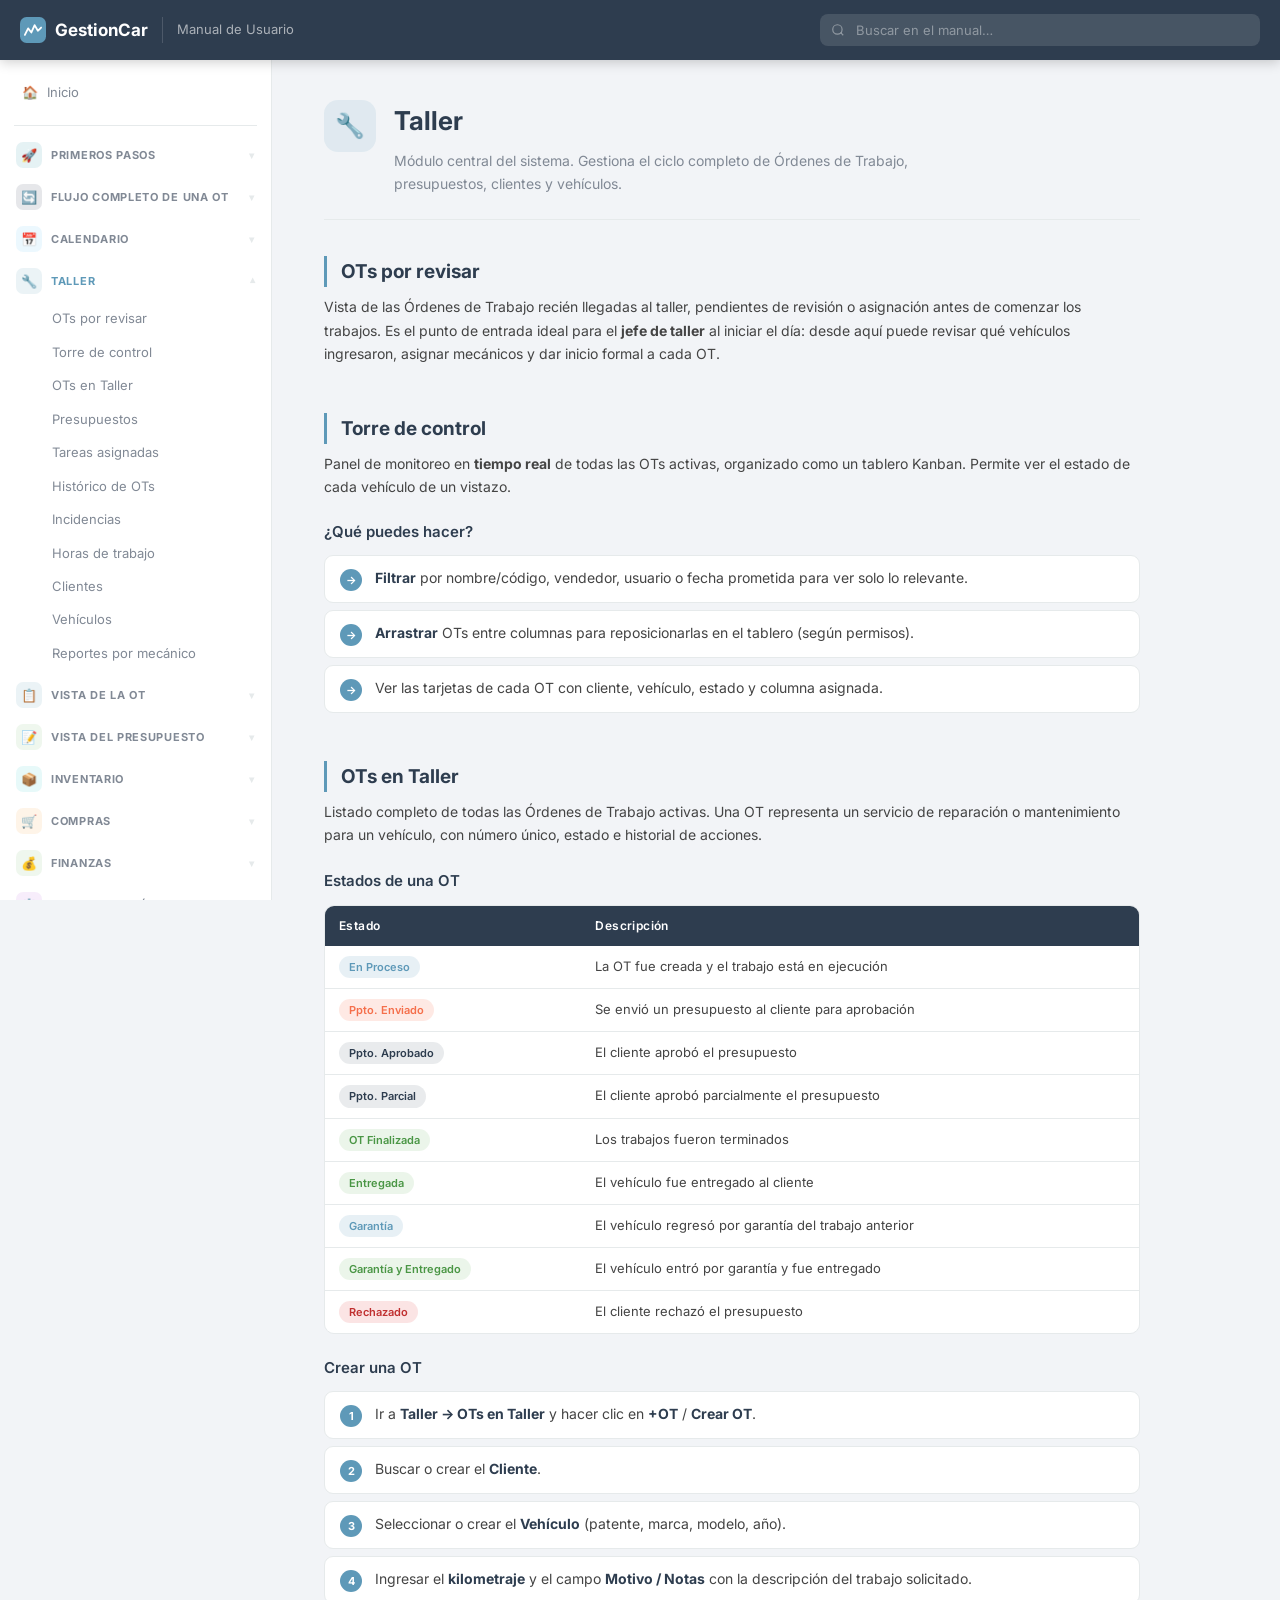
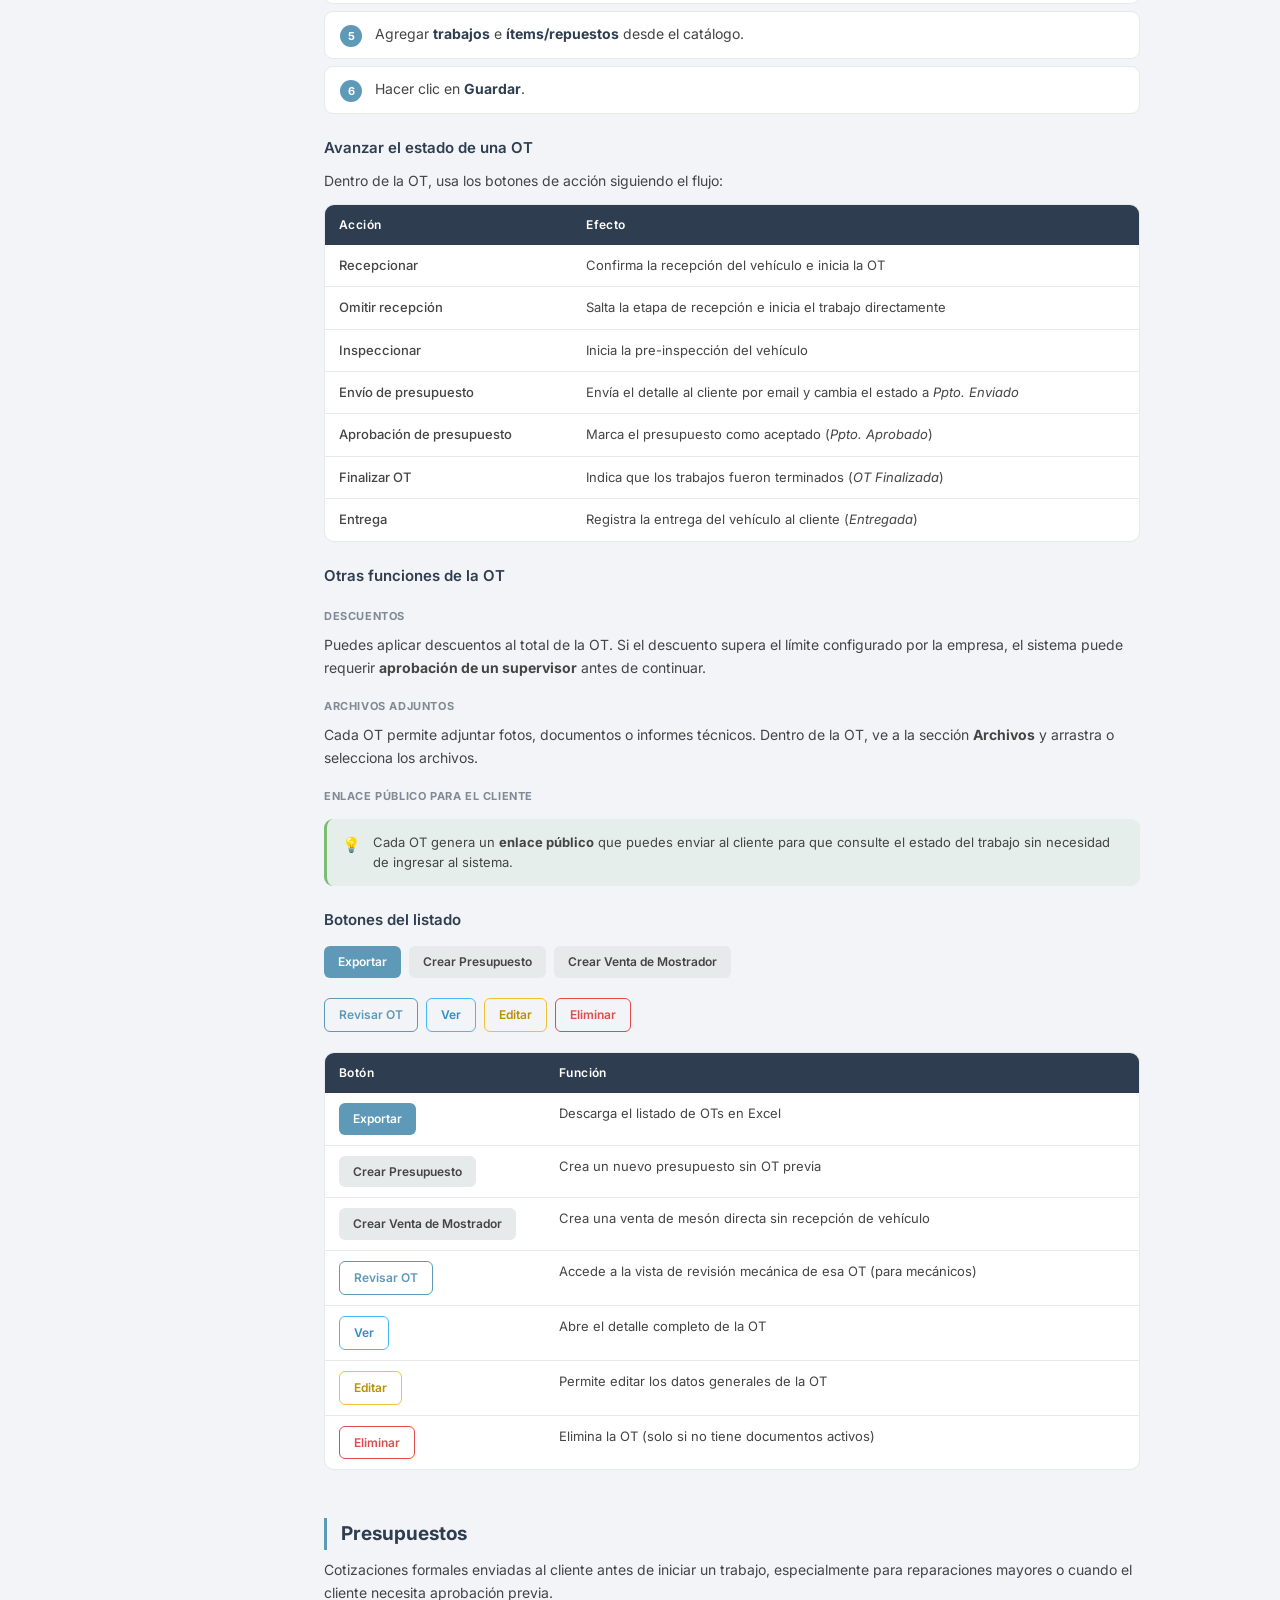
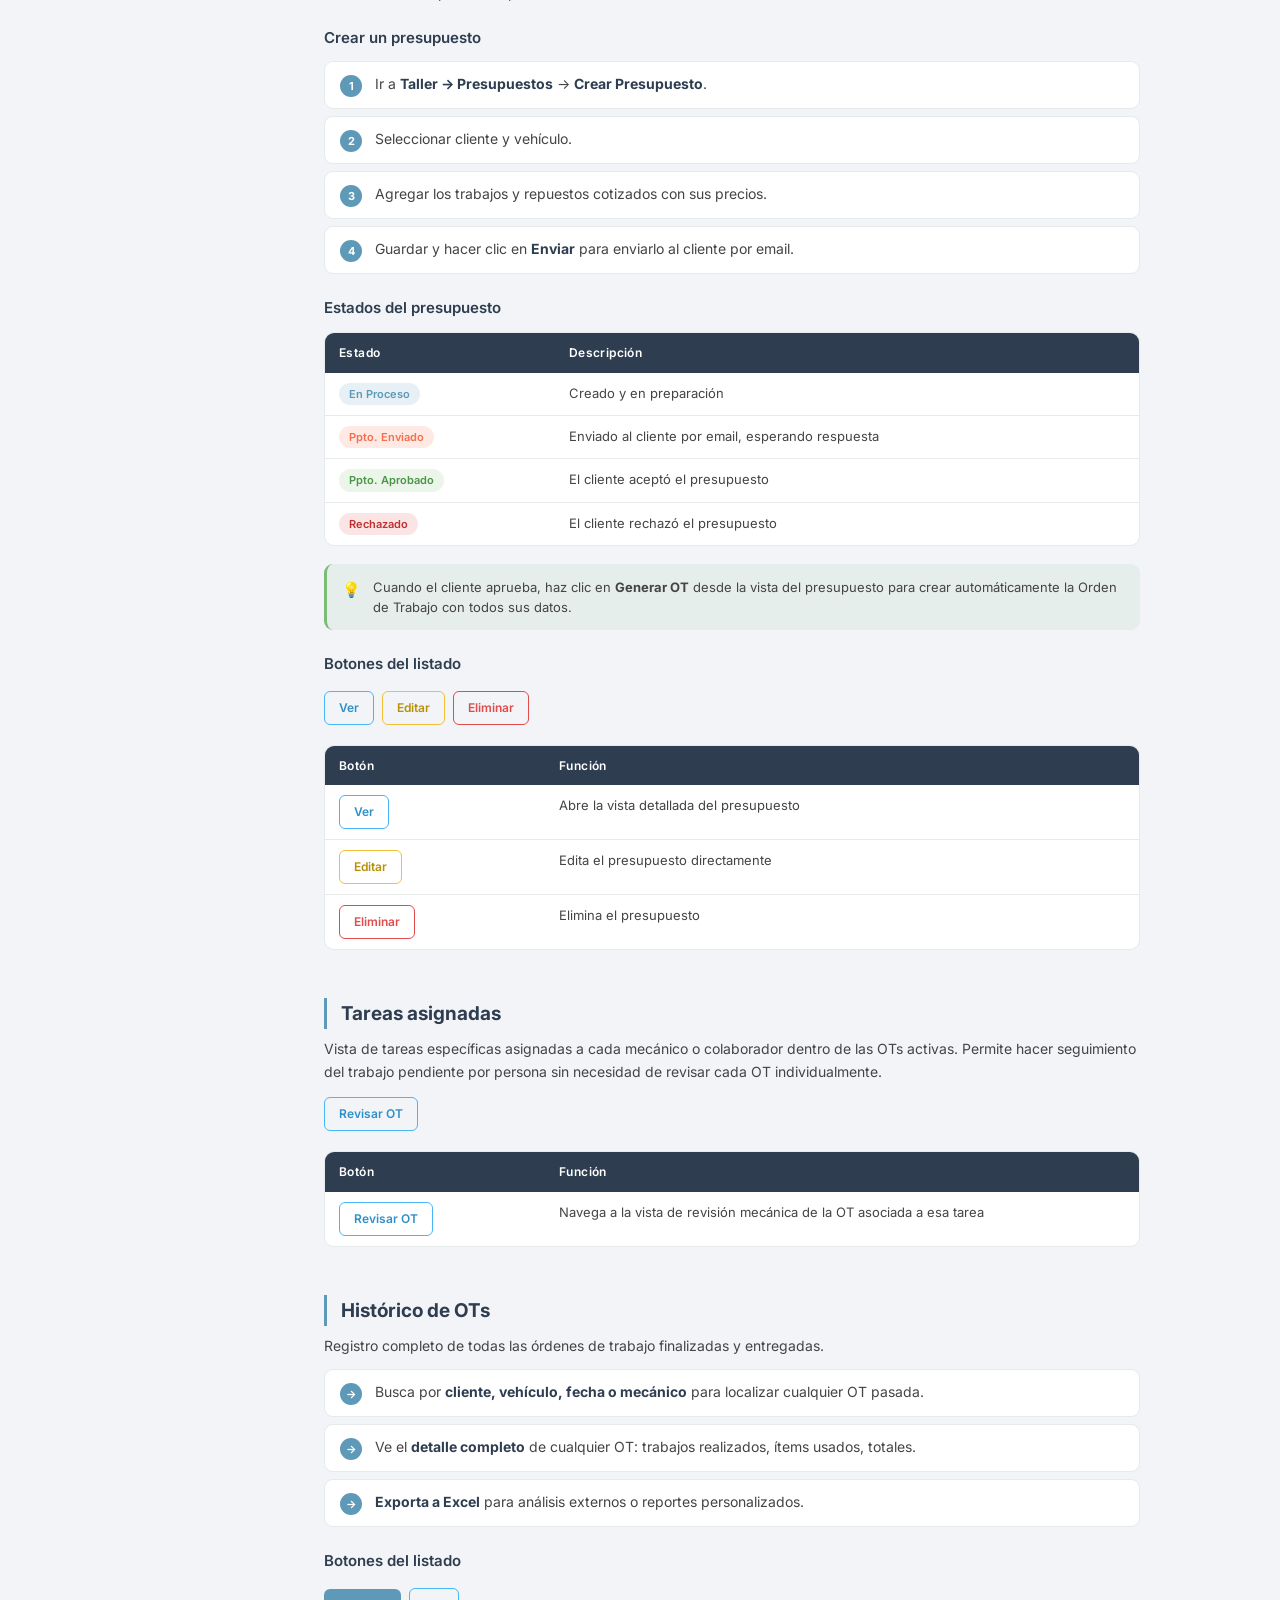
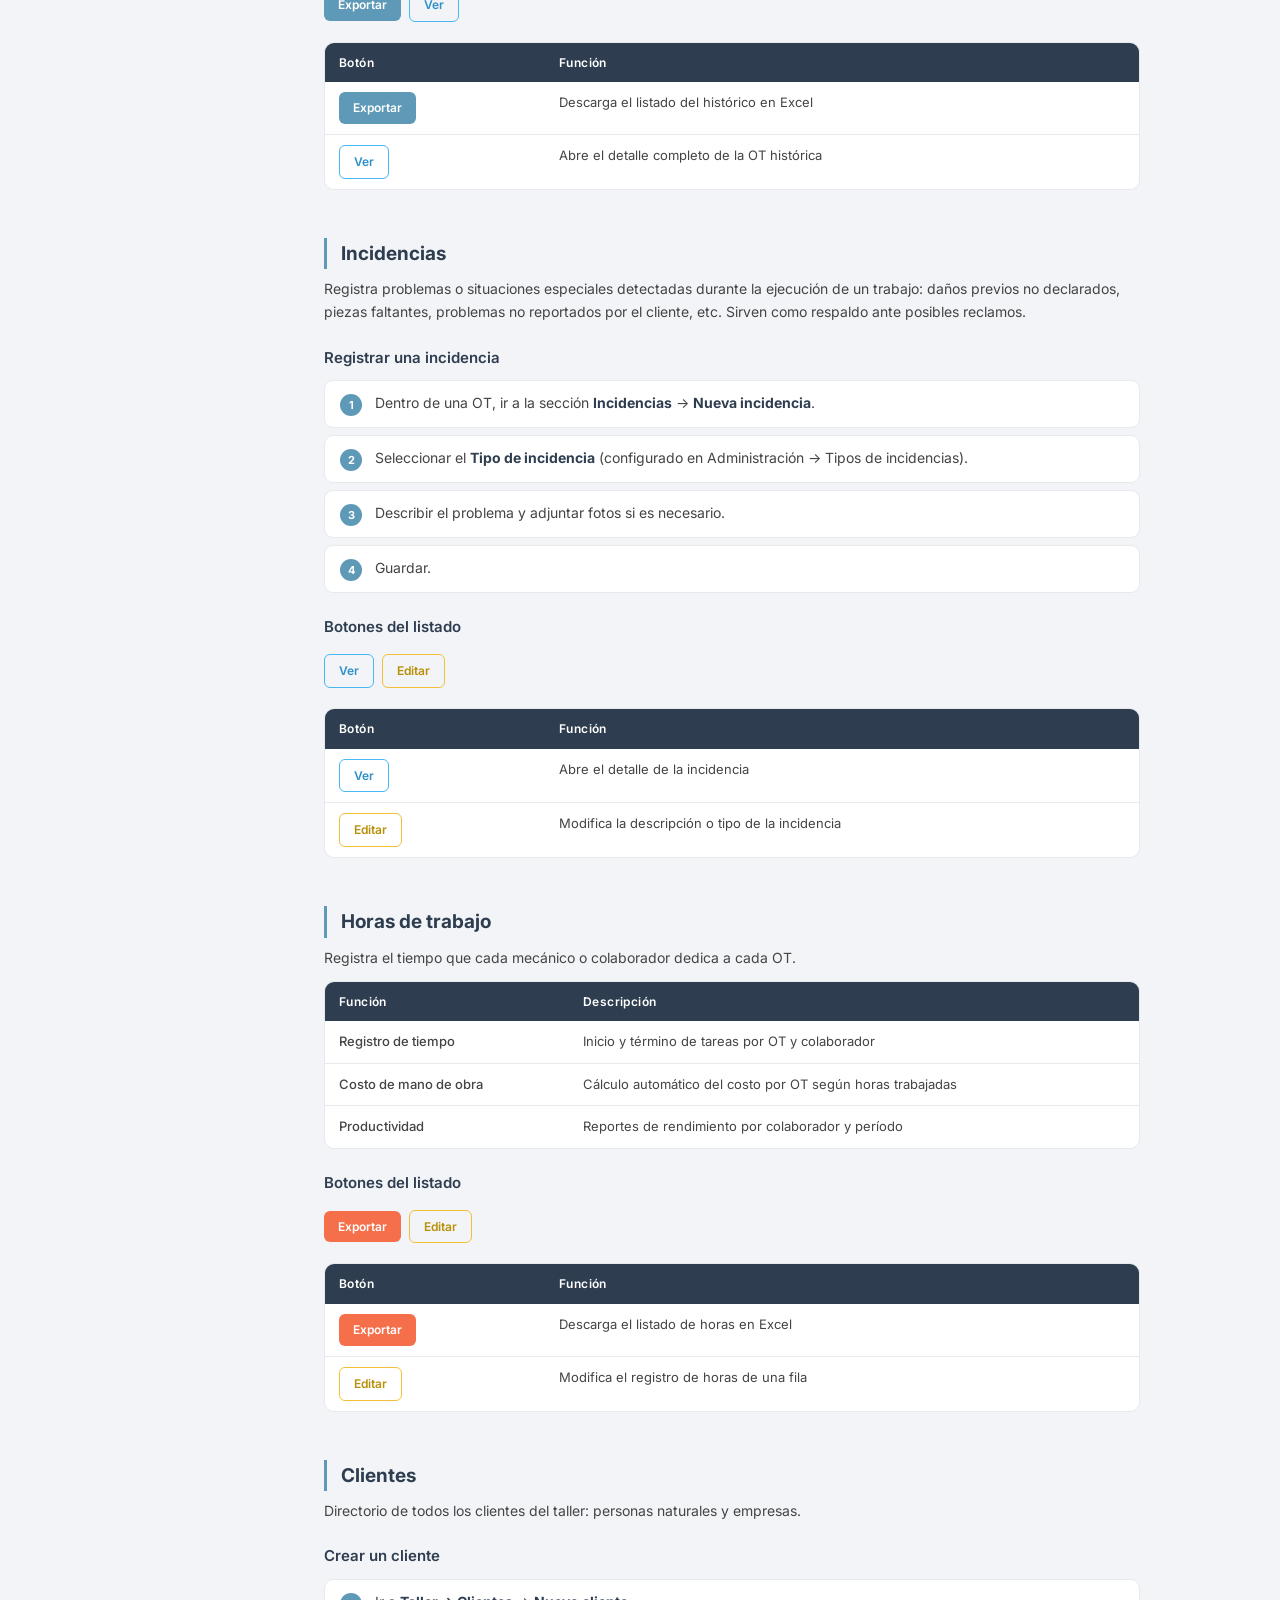
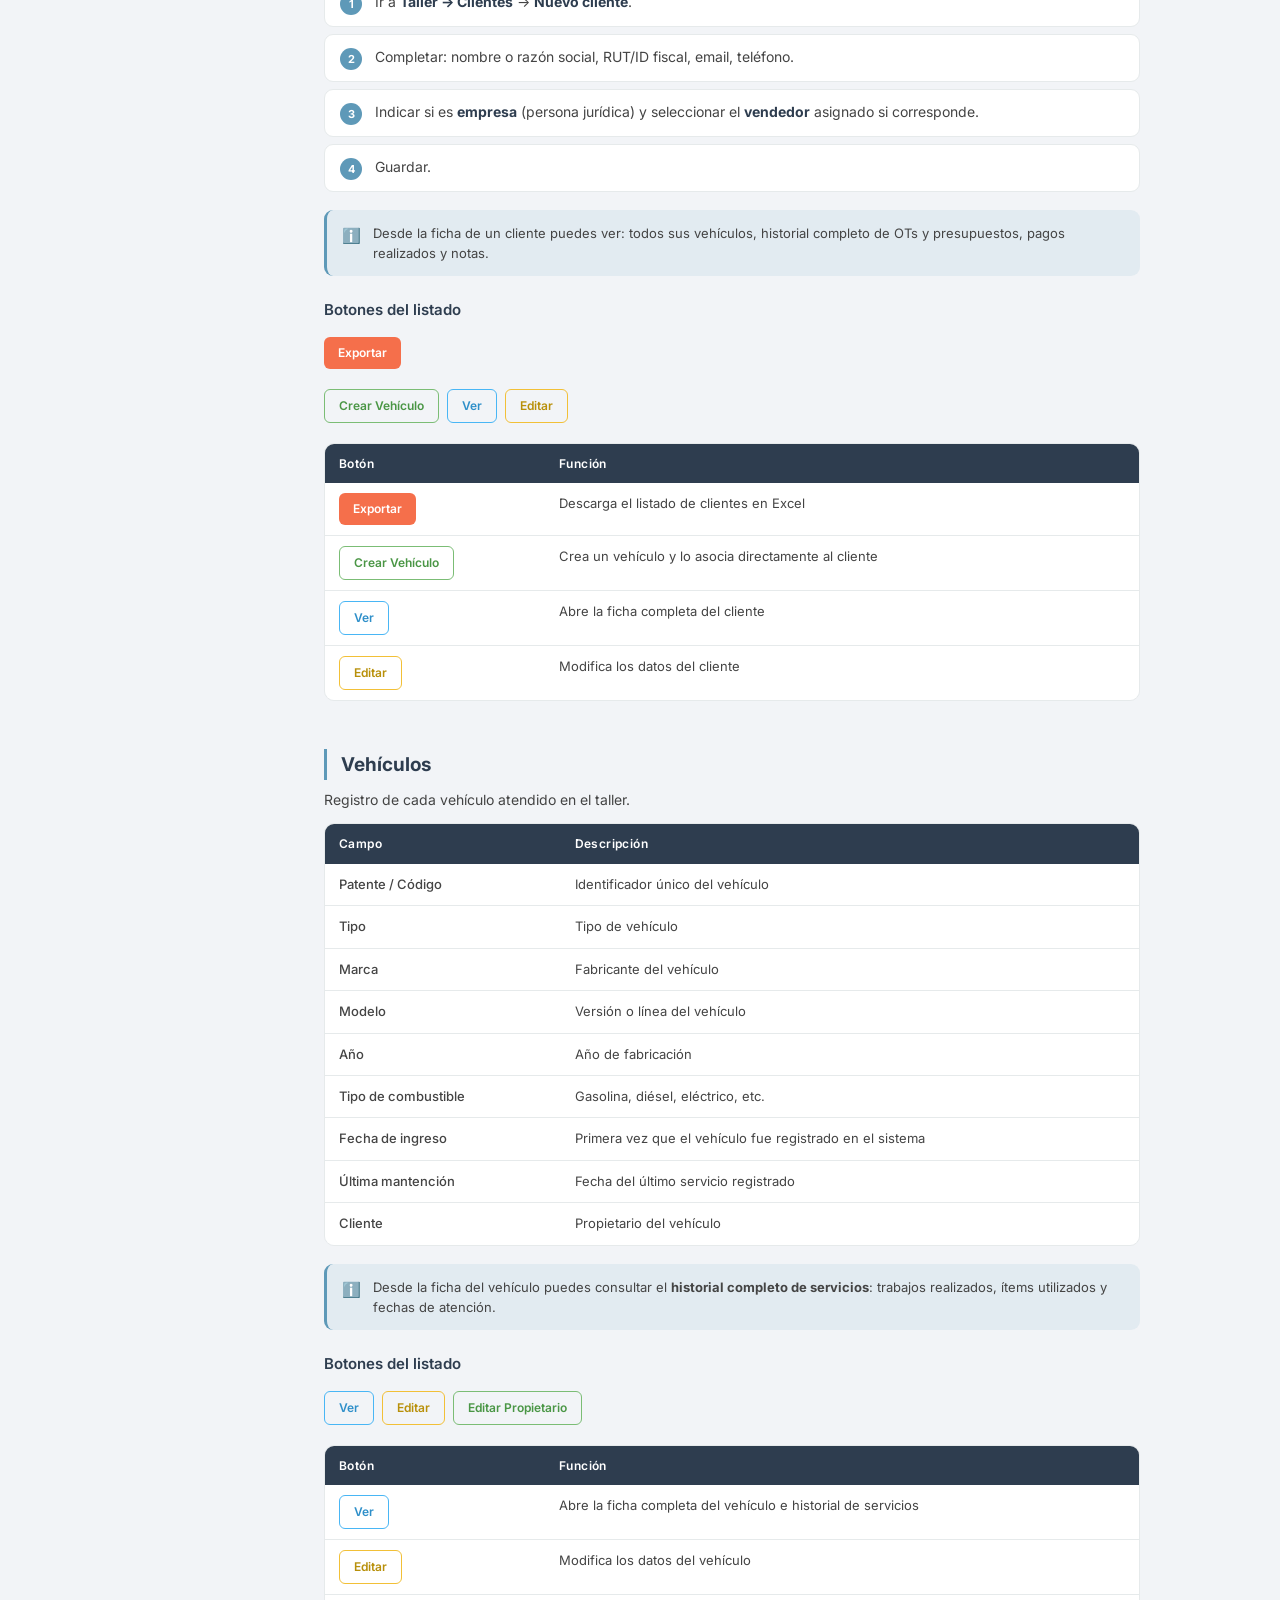
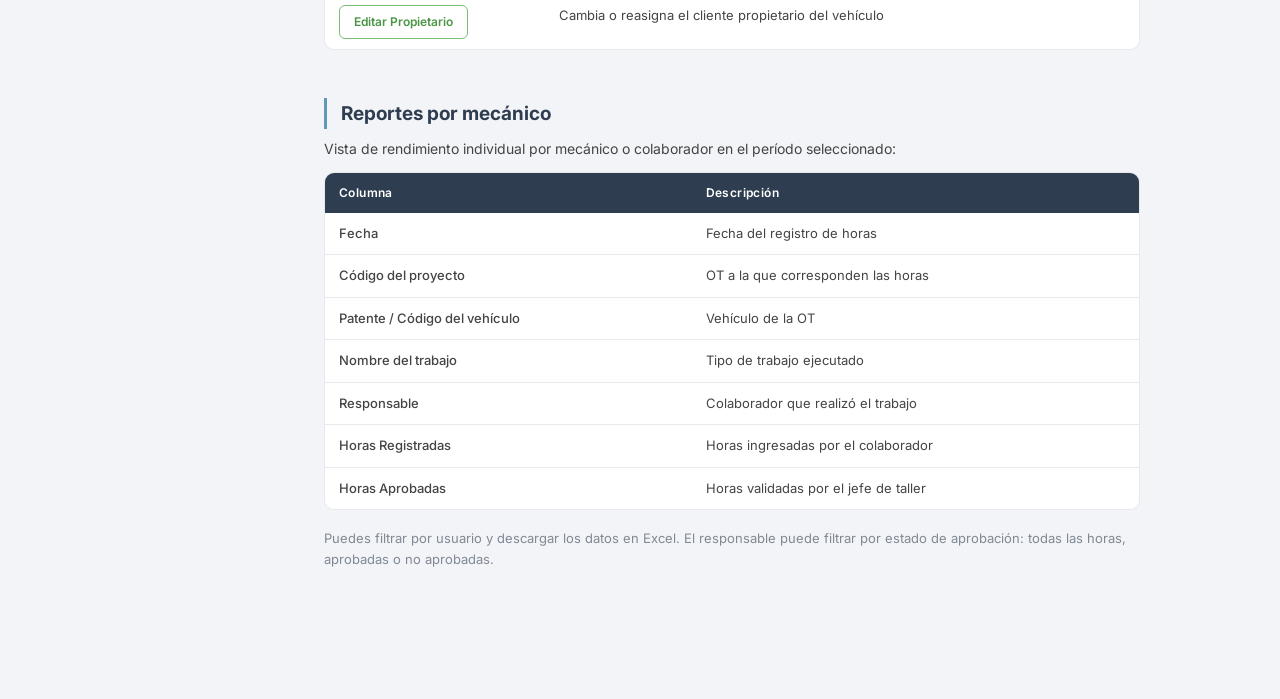
<file: taller.html>
<!DOCTYPE html>
<html lang="es">
<head>
  <meta charset="UTF-8"/>
  <meta name="viewport" content="width=device-width, initial-scale=1.0"/>
  <title>Taller — Manual GestionCar</title>
  <link href="https://fonts.googleapis.com/css2?family=Inter:wght@300;400;500;600;700&display=swap" rel="stylesheet"/>
  <link rel="stylesheet" href="styles.css"/>
</head>
<body>
<div class="layout">
  <main class="main">

    <div class="page-header">
      <div class="page-header-icon" style="background:rgba(94,153,184,.12)">🔧</div>
      <div class="page-header-text">
        <h1>Taller</h1>
        <p>Módulo central del sistema. Gestiona el ciclo completo de Órdenes de Trabajo, presupuestos, clientes y vehículos.</p>
      </div>
    </div>

    <!-- OTs por revisar -->
    <div class="section">
      <div id="ots-revisar" class="section-anchor"></div>
      <h2>OTs por revisar</h2>
      <p>Vista de las Órdenes de Trabajo recién llegadas al taller, pendientes de revisión o asignación antes de comenzar los trabajos. Es el punto de entrada ideal para el <strong>jefe de taller</strong> al iniciar el día: desde aquí puede revisar qué vehículos ingresaron, asignar mecánicos y dar inicio formal a cada OT.</p>
    </div>

    <!-- Torre de control -->
    <div class="section">
      <div id="torre-control" class="section-anchor"></div>
      <h2>Torre de control</h2>
      <p>Panel de monitoreo en <strong>tiempo real</strong> de todas las OTs activas, organizado como un tablero Kanban. Permite ver el estado de cada vehículo de un vistazo.</p>
      <h3>¿Qué puedes hacer?</h3>
      <div class="steps">
        <div class="step"><div class="step-num">→</div><div class="step-text"><strong>Filtrar</strong> por nombre/código, vendedor, usuario o fecha prometida para ver solo lo relevante.</div></div>
        <div class="step"><div class="step-num">→</div><div class="step-text"><strong>Arrastrar</strong> OTs entre columnas para reposicionarlas en el tablero (según permisos).</div></div>
        <div class="step"><div class="step-num">→</div><div class="step-text">Ver las tarjetas de cada OT con cliente, vehículo, estado y columna asignada.</div></div>
      </div>
    </div>

    <!-- OTs en Taller -->
    <div class="section">
      <div id="ots-taller" class="section-anchor"></div>
      <h2>OTs en Taller</h2>
      <p>Listado completo de todas las Órdenes de Trabajo activas. Una OT representa un servicio de reparación o mantenimiento para un vehículo, con número único, estado e historial de acciones.</p>

      <h3>Estados de una OT</h3>
      <div class="tbl-wrap">
        <table>
          <thead><tr><th>Estado</th><th>Descripción</th></tr></thead>
          <tbody>
            <tr><td><span class="badge badge-blue">En Proceso</span></td><td>La OT fue creada y el trabajo está en ejecución</td></tr>
            <tr><td><span class="badge badge-orange">Ppto. Enviado</span></td><td>Se envió un presupuesto al cliente para aprobación</td></tr>
            <tr><td><span class="badge badge-dk">Ppto. Aprobado</span></td><td>El cliente aprobó el presupuesto</td></tr>
            <tr><td><span class="badge badge-dk">Ppto. Parcial</span></td><td>El cliente aprobó parcialmente el presupuesto</td></tr>
            <tr><td><span class="badge badge-green">OT Finalizada</span></td><td>Los trabajos fueron terminados</td></tr>
            <tr><td><span class="badge badge-green">Entregada</span></td><td>El vehículo fue entregado al cliente</td></tr>
            <tr><td><span class="badge badge-blue">Garantía</span></td><td>El vehículo regresó por garantía del trabajo anterior</td></tr>
            <tr><td><span class="badge badge-green">Garantía y Entregado</span></td><td>El vehículo entró por garantía y fue entregado</td></tr>
            <tr><td><span class="badge badge-red">Rechazado</span></td><td>El cliente rechazó el presupuesto</td></tr>
          </tbody>
        </table>
      </div>

      <h3>Crear una OT</h3>
      <div class="steps">
        <div class="step"><div class="step-num">1</div><div class="step-text">Ir a <strong>Taller → OTs en Taller</strong> y hacer clic en <strong>+OT</strong> / <strong>Crear OT</strong>.</div></div>
        <div class="step"><div class="step-num">2</div><div class="step-text">Buscar o crear el <strong>Cliente</strong>.</div></div>
        <div class="step"><div class="step-num">3</div><div class="step-text">Seleccionar o crear el <strong>Vehículo</strong> (patente, marca, modelo, año).</div></div>
        <div class="step"><div class="step-num">4</div><div class="step-text">Ingresar el <strong>kilometraje</strong> y el campo <strong>Motivo / Notas</strong> con la descripción del trabajo solicitado.</div></div>
        <div class="step"><div class="step-num">5</div><div class="step-text">Agregar <strong>trabajos</strong> e <strong>ítems/repuestos</strong> desde el catálogo.</div></div>
        <div class="step"><div class="step-num">6</div><div class="step-text">Hacer clic en <strong>Guardar</strong>.</div></div>
      </div>

      <h3>Avanzar el estado de una OT</h3>
      <p>Dentro de la OT, usa los botones de acción siguiendo el flujo:</p>
      <div class="tbl-wrap">
        <table>
          <thead><tr><th>Acción</th><th>Efecto</th></tr></thead>
          <tbody>
            <tr><td>Recepcionar</td><td>Confirma la recepción del vehículo e inicia la OT</td></tr>
            <tr><td>Omitir recepción</td><td>Salta la etapa de recepción e inicia el trabajo directamente</td></tr>
            <tr><td>Inspeccionar</td><td>Inicia la pre-inspección del vehículo</td></tr>
            <tr><td>Envío de presupuesto</td><td>Envía el detalle al cliente por email y cambia el estado a <em>Ppto. Enviado</em></td></tr>
            <tr><td>Aprobación de presupuesto</td><td>Marca el presupuesto como aceptado (<em>Ppto. Aprobado</em>)</td></tr>
            <tr><td>Finalizar OT</td><td>Indica que los trabajos fueron terminados (<em>OT Finalizada</em>)</td></tr>
            <tr><td>Entrega</td><td>Registra la entrega del vehículo al cliente (<em>Entregada</em>)</td></tr>
          </tbody>
        </table>
      </div>

      <h3>Otras funciones de la OT</h3>
      <h4>Descuentos</h4>
      <p>Puedes aplicar descuentos al total de la OT. Si el descuento supera el límite configurado por la empresa, el sistema puede requerir <strong>aprobación de un supervisor</strong> antes de continuar.</p>

      <h4>Archivos adjuntos</h4>
      <p>Cada OT permite adjuntar fotos, documentos o informes técnicos. Dentro de la OT, ve a la sección <strong>Archivos</strong> y arrastra o selecciona los archivos.</p>

      <h4>Enlace público para el cliente</h4>
      <div class="callout callout-tip">
        <span class="callout-icon">💡</span>
        <div>Cada OT genera un <strong>enlace público</strong> que puedes enviar al cliente para que consulte el estado del trabajo sin necesidad de ingresar al sistema.</div>
      </div>

      <h3>Botones del listado</h3>
      <div class="btn-row">
        <span class="btn-chip bc-primary">Exportar</span>
        <span class="btn-chip bc-light">Crear Presupuesto</span>
        <span class="btn-chip bc-light">Crear Venta de Mostrador</span>
      </div>
      <div class="btn-row">
        <span class="btn-chip bc-ol-primary">Revisar OT</span>
        <span class="btn-chip bc-ol-info">Ver</span>
        <span class="btn-chip bc-ol-warning">Editar</span>
        <span class="btn-chip bc-ol-danger">Eliminar</span>
      </div>
      <div class="tbl-wrap btn-ref-table">
        <table>
          <thead><tr><th>Botón</th><th>Función</th></tr></thead>
          <tbody>
            <tr><td><span class="btn-chip bc-primary">Exportar</span></td><td>Descarga el listado de OTs en Excel</td></tr>
            <tr><td><span class="btn-chip bc-light">Crear Presupuesto</span></td><td>Crea un nuevo presupuesto sin OT previa</td></tr>
            <tr><td><span class="btn-chip bc-light">Crear Venta de Mostrador</span></td><td>Crea una venta de mesón directa sin recepción de vehículo</td></tr>
            <tr><td><span class="btn-chip bc-ol-primary">Revisar OT</span></td><td>Accede a la vista de revisión mecánica de esa OT (para mecánicos)</td></tr>
            <tr><td><span class="btn-chip bc-ol-info">Ver</span></td><td>Abre el detalle completo de la OT</td></tr>
            <tr><td><span class="btn-chip bc-ol-warning">Editar</span></td><td>Permite editar los datos generales de la OT</td></tr>
            <tr><td><span class="btn-chip bc-ol-danger">Eliminar</span></td><td>Elimina la OT (solo si no tiene documentos activos)</td></tr>
          </tbody>
        </table>
      </div>
    </div>

    <!-- Presupuestos -->
    <div class="section">
      <div id="presupuestos" class="section-anchor"></div>
      <h2>Presupuestos</h2>
      <p>Cotizaciones formales enviadas al cliente antes de iniciar un trabajo, especialmente para reparaciones mayores o cuando el cliente necesita aprobación previa.</p>

      <h3>Crear un presupuesto</h3>
      <div class="steps">
        <div class="step"><div class="step-num">1</div><div class="step-text">Ir a <strong>Taller → Presupuestos</strong> → <strong>Crear Presupuesto</strong>.</div></div>
        <div class="step"><div class="step-num">2</div><div class="step-text">Seleccionar cliente y vehículo.</div></div>
        <div class="step"><div class="step-num">3</div><div class="step-text">Agregar los trabajos y repuestos cotizados con sus precios.</div></div>
        <div class="step"><div class="step-num">4</div><div class="step-text">Guardar y hacer clic en <strong>Enviar</strong> para enviarlo al cliente por email.</div></div>
      </div>

      <h3>Estados del presupuesto</h3>
      <div class="tbl-wrap">
        <table>
          <thead><tr><th>Estado</th><th>Descripción</th></tr></thead>
          <tbody>
            <tr><td><span class="badge badge-blue">En Proceso</span></td><td>Creado y en preparación</td></tr>
            <tr><td><span class="badge badge-orange">Ppto. Enviado</span></td><td>Enviado al cliente por email, esperando respuesta</td></tr>
            <tr><td><span class="badge badge-green">Ppto. Aprobado</span></td><td>El cliente aceptó el presupuesto</td></tr>
            <tr><td><span class="badge badge-red">Rechazado</span></td><td>El cliente rechazó el presupuesto</td></tr>
          </tbody>
        </table>
      </div>

      <div class="callout callout-tip">
        <span class="callout-icon">💡</span>
        <div>Cuando el cliente aprueba, haz clic en <strong>Generar OT</strong> desde la vista del presupuesto para crear automáticamente la Orden de Trabajo con todos sus datos.</div>
      </div>

      <h3>Botones del listado</h3>
      <div class="btn-row">
        <span class="btn-chip bc-ol-info">Ver</span>
        <span class="btn-chip bc-ol-warning">Editar</span>
        <span class="btn-chip bc-ol-danger">Eliminar</span>
      </div>
      <div class="tbl-wrap btn-ref-table">
        <table>
          <thead><tr><th>Botón</th><th>Función</th></tr></thead>
          <tbody>
            <tr><td><span class="btn-chip bc-ol-info">Ver</span></td><td>Abre la vista detallada del presupuesto</td></tr>
            <tr><td><span class="btn-chip bc-ol-warning">Editar</span></td><td>Edita el presupuesto directamente</td></tr>
            <tr><td><span class="btn-chip bc-ol-danger">Eliminar</span></td><td>Elimina el presupuesto</td></tr>
          </tbody>
        </table>
      </div>
    </div>

    <!-- Tareas asignadas -->
    <div class="section">
      <div id="tareas-asignadas" class="section-anchor"></div>
      <h2>Tareas asignadas</h2>
      <p>Vista de tareas específicas asignadas a cada mecánico o colaborador dentro de las OTs activas. Permite hacer seguimiento del trabajo pendiente por persona sin necesidad de revisar cada OT individualmente.</p>
      <div class="btn-row">
        <span class="btn-chip bc-ol-info">Revisar OT</span>
      </div>
      <div class="tbl-wrap btn-ref-table">
        <table>
          <thead><tr><th>Botón</th><th>Función</th></tr></thead>
          <tbody>
            <tr><td><span class="btn-chip bc-ol-info">Revisar OT</span></td><td>Navega a la vista de revisión mecánica de la OT asociada a esa tarea</td></tr>
          </tbody>
        </table>
      </div>
    </div>

    <!-- Histórico de OTs -->
    <div class="section">
      <div id="historico-ots" class="section-anchor"></div>
      <h2>Histórico de OTs</h2>
      <p>Registro completo de todas las órdenes de trabajo finalizadas y entregadas.</p>
      <div class="steps">
        <div class="step"><div class="step-num">→</div><div class="step-text">Busca por <strong>cliente, vehículo, fecha o mecánico</strong> para localizar cualquier OT pasada.</div></div>
        <div class="step"><div class="step-num">→</div><div class="step-text">Ve el <strong>detalle completo</strong> de cualquier OT: trabajos realizados, ítems usados, totales.</div></div>
        <div class="step"><div class="step-num">→</div><div class="step-text"><strong>Exporta a Excel</strong> para análisis externos o reportes personalizados.</div></div>
      </div>

      <h3>Botones del listado</h3>
      <div class="btn-row">
        <span class="btn-chip bc-primary">Exportar</span>
        <span class="btn-chip bc-ol-info">Ver</span>
      </div>
      <div class="tbl-wrap btn-ref-table">
        <table>
          <thead><tr><th>Botón</th><th>Función</th></tr></thead>
          <tbody>
            <tr><td><span class="btn-chip bc-primary">Exportar</span></td><td>Descarga el listado del histórico en Excel</td></tr>
            <tr><td><span class="btn-chip bc-ol-info">Ver</span></td><td>Abre el detalle completo de la OT histórica</td></tr>
          </tbody>
        </table>
      </div>
    </div>

    <!-- Incidencias -->
    <div class="section">
      <div id="incidencias" class="section-anchor"></div>
      <h2>Incidencias</h2>
      <p>Registra problemas o situaciones especiales detectadas durante la ejecución de un trabajo: daños previos no declarados, piezas faltantes, problemas no reportados por el cliente, etc. Sirven como respaldo ante posibles reclamos.</p>

      <h3>Registrar una incidencia</h3>
      <div class="steps">
        <div class="step"><div class="step-num">1</div><div class="step-text">Dentro de una OT, ir a la sección <strong>Incidencias</strong> → <strong>Nueva incidencia</strong>.</div></div>
        <div class="step"><div class="step-num">2</div><div class="step-text">Seleccionar el <strong>Tipo de incidencia</strong> (configurado en Administración → Tipos de incidencias).</div></div>
        <div class="step"><div class="step-num">3</div><div class="step-text">Describir el problema y adjuntar fotos si es necesario.</div></div>
        <div class="step"><div class="step-num">4</div><div class="step-text">Guardar.</div></div>
      </div>

      <h3>Botones del listado</h3>
      <div class="btn-row">
        <span class="btn-chip bc-ol-info">Ver</span>
        <span class="btn-chip bc-ol-warning">Editar</span>
      </div>
      <div class="tbl-wrap btn-ref-table">
        <table>
          <thead><tr><th>Botón</th><th>Función</th></tr></thead>
          <tbody>
            <tr><td><span class="btn-chip bc-ol-info">Ver</span></td><td>Abre el detalle de la incidencia</td></tr>
            <tr><td><span class="btn-chip bc-ol-warning">Editar</span></td><td>Modifica la descripción o tipo de la incidencia</td></tr>
          </tbody>
        </table>
      </div>
    </div>

    <!-- Horas de trabajo -->
    <div class="section">
      <div id="horas-trabajo" class="section-anchor"></div>
      <h2>Horas de trabajo</h2>
      <p>Registra el tiempo que cada mecánico o colaborador dedica a cada OT.</p>
      <div class="tbl-wrap">
        <table>
          <thead><tr><th>Función</th><th>Descripción</th></tr></thead>
          <tbody>
            <tr><td>Registro de tiempo</td><td>Inicio y término de tareas por OT y colaborador</td></tr>
            <tr><td>Costo de mano de obra</td><td>Cálculo automático del costo por OT según horas trabajadas</td></tr>
            <tr><td>Productividad</td><td>Reportes de rendimiento por colaborador y período</td></tr>
          </tbody>
        </table>
      </div>

      <h3>Botones del listado</h3>
      <div class="btn-row">
        <span class="btn-chip bc-secondary">Exportar</span>
        <span class="btn-chip bc-ol-warning">Editar</span>
      </div>
      <div class="tbl-wrap btn-ref-table">
        <table>
          <thead><tr><th>Botón</th><th>Función</th></tr></thead>
          <tbody>
            <tr><td><span class="btn-chip bc-secondary">Exportar</span></td><td>Descarga el listado de horas en Excel</td></tr>
            <tr><td><span class="btn-chip bc-ol-warning">Editar</span></td><td>Modifica el registro de horas de una fila</td></tr>
          </tbody>
        </table>
      </div>
    </div>

    <!-- Clientes -->
    <div class="section">
      <div id="clientes" class="section-anchor"></div>
      <h2>Clientes</h2>
      <p>Directorio de todos los clientes del taller: personas naturales y empresas.</p>

      <h3>Crear un cliente</h3>
      <div class="steps">
        <div class="step"><div class="step-num">1</div><div class="step-text">Ir a <strong>Taller → Clientes</strong> → <strong>Nuevo cliente</strong>.</div></div>
        <div class="step"><div class="step-num">2</div><div class="step-text">Completar: nombre o razón social, RUT/ID fiscal, email, teléfono.</div></div>
        <div class="step"><div class="step-num">3</div><div class="step-text">Indicar si es <strong>empresa</strong> (persona jurídica) y seleccionar el <strong>vendedor</strong> asignado si corresponde.</div></div>
        <div class="step"><div class="step-num">4</div><div class="step-text">Guardar.</div></div>
      </div>

      <div class="callout callout-info">
        <span class="callout-icon">ℹ️</span>
        <div>Desde la ficha de un cliente puedes ver: todos sus vehículos, historial completo de OTs y presupuestos, pagos realizados y notas.</div>
      </div>

      <h3>Botones del listado</h3>
      <div class="btn-row">
        <span class="btn-chip bc-secondary">Exportar</span>
      </div>
      <div class="btn-row">
        <span class="btn-chip bc-ol-success">Crear Vehículo</span>
        <span class="btn-chip bc-ol-info">Ver</span>
        <span class="btn-chip bc-ol-warning">Editar</span>
      </div>
      <div class="tbl-wrap btn-ref-table">
        <table>
          <thead><tr><th>Botón</th><th>Función</th></tr></thead>
          <tbody>
            <tr><td><span class="btn-chip bc-secondary">Exportar</span></td><td>Descarga el listado de clientes en Excel</td></tr>
            <tr><td><span class="btn-chip bc-ol-success">Crear Vehículo</span></td><td>Crea un vehículo y lo asocia directamente al cliente</td></tr>
            <tr><td><span class="btn-chip bc-ol-info">Ver</span></td><td>Abre la ficha completa del cliente</td></tr>
            <tr><td><span class="btn-chip bc-ol-warning">Editar</span></td><td>Modifica los datos del cliente</td></tr>
          </tbody>
        </table>
      </div>
    </div>

    <!-- Vehículos -->
    <div class="section">
      <div id="vehiculos" class="section-anchor"></div>
      <h2>Vehículos</h2>
      <p>Registro de cada vehículo atendido en el taller.</p>
      <div class="tbl-wrap">
        <table>
          <thead><tr><th>Campo</th><th>Descripción</th></tr></thead>
          <tbody>
            <tr><td>Patente / Código</td><td>Identificador único del vehículo</td></tr>
            <tr><td>Tipo</td><td>Tipo de vehículo</td></tr>
            <tr><td>Marca</td><td>Fabricante del vehículo</td></tr>
            <tr><td>Modelo</td><td>Versión o línea del vehículo</td></tr>
            <tr><td>Año</td><td>Año de fabricación</td></tr>
            <tr><td>Tipo de combustible</td><td>Gasolina, diésel, eléctrico, etc.</td></tr>
            <tr><td>Fecha de ingreso</td><td>Primera vez que el vehículo fue registrado en el sistema</td></tr>
            <tr><td>Última mantención</td><td>Fecha del último servicio registrado</td></tr>
            <tr><td>Cliente</td><td>Propietario del vehículo</td></tr>
          </tbody>
        </table>
      </div>
      <div class="callout callout-info">
        <span class="callout-icon">ℹ️</span>
        <div>Desde la ficha del vehículo puedes consultar el <strong>historial completo de servicios</strong>: trabajos realizados, ítems utilizados y fechas de atención.</div>
      </div>

      <h3>Botones del listado</h3>
      <div class="btn-row">
        <span class="btn-chip bc-ol-info">Ver</span>
        <span class="btn-chip bc-ol-warning">Editar</span>
        <span class="btn-chip bc-ol-success">Editar Propietario</span>
      </div>
      <div class="tbl-wrap btn-ref-table">
        <table>
          <thead><tr><th>Botón</th><th>Función</th></tr></thead>
          <tbody>
            <tr><td><span class="btn-chip bc-ol-info">Ver</span></td><td>Abre la ficha completa del vehículo e historial de servicios</td></tr>
            <tr><td><span class="btn-chip bc-ol-warning">Editar</span></td><td>Modifica los datos del vehículo</td></tr>
            <tr><td><span class="btn-chip bc-ol-success">Editar Propietario</span></td><td>Cambia o reasigna el cliente propietario del vehículo</td></tr>
          </tbody>
        </table>
      </div>
    </div>

    <!-- Reportes por mecánico -->
    <div class="section">
      <div id="reportes-mecanico" class="section-anchor"></div>
      <h2>Reportes por mecánico</h2>
      <p>Vista de rendimiento individual por mecánico o colaborador en el período seleccionado:</p>
      <div class="tbl-wrap">
        <table>
          <thead><tr><th>Columna</th><th>Descripción</th></tr></thead>
          <tbody>
            <tr><td>Fecha</td><td>Fecha del registro de horas</td></tr>
            <tr><td>Código del proyecto</td><td>OT a la que corresponden las horas</td></tr>
            <tr><td>Patente / Código del vehículo</td><td>Vehículo de la OT</td></tr>
            <tr><td>Nombre del trabajo</td><td>Tipo de trabajo ejecutado</td></tr>
            <tr><td>Responsable</td><td>Colaborador que realizó el trabajo</td></tr>
            <tr><td>Horas Registradas</td><td>Horas ingresadas por el colaborador</td></tr>
            <tr><td>Horas Aprobadas</td><td>Horas validadas por el jefe de taller</td></tr>
          </tbody>
        </table>
      </div>
      <p style="font-size:13px;color:var(--text-muted)">Puedes filtrar por usuario y descargar los datos en Excel. El responsable puede filtrar por estado de aprobación: todas las horas, aprobadas o no aprobadas.</p>
    </div>

  </main>
</div>
<script src="nav.js"></script>
<script>initNav('taller');</script>
</body>
</html>
</file>
<file: styles.css>
/* ── Variables ─────────────────────────────────────────────────── */
:root {
  --primary:    #5E99B8;
  --primary-dk: #4a7f9e;
  --secondary:  #F56F4B;
  --dark:       #2E3D4F;
  --dark-lt:    #3d5166;
  --bg:         #F2F4F7;
  --bg-card:    #ffffff;
  --border:     #E6EAEB;
  --text:       #444444;
  --text-muted: #818995;
  --sidebar-w:  272px;
  --header-h:   60px;
  --radius:     10px;
  --shadow:     0 2px 8px rgba(0,0,0,.08);
}

/* ── Reset ─────────────────────────────────────────────────────── */
*, *::before, *::after { box-sizing: border-box; margin: 0; padding: 0; }
html { scroll-behavior: smooth; }
body {
  font-family: 'Inter', sans-serif;
  font-size: 14px;
  line-height: 1.65;
  color: var(--text);
  background: var(--bg);
  display: flex;
  flex-direction: column;
  min-height: 100vh;
}
a { color: var(--primary); text-decoration: none; }
a:hover { color: var(--primary-dk); }

/* ── Topbar ─────────────────────────────────────────────────────── */
.topbar {
  position: fixed; top: 0; left: 0; right: 0; z-index: 100;
  height: var(--header-h);
  background: var(--dark);
  display: flex; align-items: center; gap: 14px;
  padding: 0 20px;
  box-shadow: 0 2px 12px rgba(0,0,0,.2);
}
.topbar-logo {
  display: flex; align-items: center; gap: 9px;
  color: #fff; font-weight: 700; font-size: 17px;
  white-space: nowrap; text-decoration: none;
  flex-shrink: 0;
}
.topbar-logo svg { flex-shrink: 0; }
.topbar-divider { width: 1px; height: 26px; background: rgba(255,255,255,.15); flex-shrink: 0; }
.topbar-title { color: rgba(255,255,255,.6); font-size: 13px; white-space: nowrap; }

.search-wrap {
  flex: 1; max-width: 440px; margin-left: auto;
  position: relative;
}
.search-wrap svg {
  position: absolute; left: 11px; top: 50%; transform: translateY(-50%);
  color: rgba(255,255,255,.4); pointer-events: none; flex-shrink: 0;
}
#searchInput {
  width: 100%;
  padding: 8px 14px 8px 36px;
  border: none; border-radius: 8px;
  background: rgba(255,255,255,.12);
  color: #fff; font-size: 13px; font-family: 'Inter', sans-serif;
  outline: none; transition: background .2s;
}
#searchInput::placeholder { color: rgba(255,255,255,.4); }
#searchInput:focus { background: rgba(255,255,255,.2); }

.hamburger {
  display: none; background: none; border: none; cursor: pointer;
  color: #fff; padding: 6px; flex-shrink: 0;
}

/* ── Layout ─────────────────────────────────────────────────────── */
.layout {
  display: flex;
  padding-top: var(--header-h);
  min-height: 100vh;
}

/* ── Sidebar ────────────────────────────────────────────────────── */
.sidebar {
  width: var(--sidebar-w); flex-shrink: 0;
  position: fixed; top: var(--header-h); bottom: 0; left: 0;
  overflow-y: auto;
  background: var(--bg-card);
  border-right: 1px solid var(--border);
  padding: 14px 0 32px;
  transition: transform .25s ease;
  z-index: 90;
}
.sidebar::-webkit-scrollbar { width: 3px; }
.sidebar::-webkit-scrollbar-thumb { background: var(--border); border-radius: 4px; }

/* top links */
.sidebar-top-links { padding: 0 10px 6px; }
.sidebar-top-link {
  display: flex; align-items: center; gap: 9px;
  padding: 8px 12px; border-radius: 8px;
  font-size: 13px; color: var(--text-muted);
  cursor: pointer; transition: background .15s, color .15s;
  text-decoration: none;
}
.sidebar-top-link:hover { background: var(--bg); color: var(--primary); }
.sidebar-top-link.active { background: rgba(94,153,184,.1); color: var(--primary); font-weight: 600; }

.sidebar-hr { border: none; border-top: 1px solid var(--border); margin: 8px 14px; }

/* module button */
.sidebar-module-btn {
  width: 100%; display: flex; align-items: center; gap: 9px;
  padding: 8px 16px;
  background: none; border: none; cursor: pointer;
  font-family: 'Inter', sans-serif; font-size: 11px; font-weight: 700;
  text-transform: uppercase; letter-spacing: .7px;
  color: var(--text-muted);
  transition: color .15s;
  text-decoration: none;
}
.sidebar-module-btn:hover { color: var(--primary); }
.sidebar-module-btn.active-page { color: var(--primary); }
.mod-icon {
  width: 26px; height: 26px; border-radius: 7px;
  display: flex; align-items: center; justify-content: center;
  flex-shrink: 0; font-size: 13px;
}
.chevron { margin-left: auto; transition: transform .2s; font-size: 10px; color: var(--border); }
.sidebar-module-btn.open .chevron { transform: rotate(180deg); }

/* sub-links */
.sidebar-links { display: none; flex-direction: column; padding: 0 10px 4px 10px; }
.sidebar-links.open { display: flex; }
.sidebar-link {
  padding: 6px 10px 6px 42px;
  border-radius: 7px;
  font-size: 13px; color: var(--text-muted);
  cursor: pointer; transition: background .12s, color .12s;
  text-decoration: none; white-space: nowrap; overflow: hidden; text-overflow: ellipsis;
}
.sidebar-link:hover { background: var(--bg); color: var(--primary); }
.sidebar-link.active { background: rgba(94,153,184,.1); color: var(--primary); font-weight: 600; }

/* ── Main content ────────────────────────────────────────────────── */
.main {
  margin-left: var(--sidebar-w);
  flex: 1;
  padding: 40px 52px 80px;
  max-width: 920px;
}

/* ── Search overlay ──────────────────────────────────────────────── */
#searchResults {
  display: none;
  position: fixed;
  top: var(--header-h); left: var(--sidebar-w); right: 0;
  background: rgba(242,244,247,.97);
  backdrop-filter: blur(4px);
  z-index: 80; padding: 32px 52px;
  max-height: calc(100vh - var(--header-h));
  overflow-y: auto;
}
#searchResults h3 { font-size: 13px; color: var(--text-muted); font-weight: 500; margin-bottom: 16px; }
.result-card {
  background: #fff; border-radius: var(--radius);
  padding: 14px 18px; margin-bottom: 8px;
  cursor: pointer; border: 1px solid var(--border);
  transition: border-color .15s, box-shadow .15s;
}
.result-card:hover { border-color: var(--primary); box-shadow: var(--shadow); }
.result-card h4 { font-size: 14px; font-weight: 600; color: var(--dark); margin-bottom: 3px; }
.result-card p { font-size: 13px; color: var(--text-muted); line-height: 1.5; }
.result-card mark { background: rgba(245,111,75,.18); color: var(--secondary); border-radius: 2px; padding: 0 2px; }
.result-module { font-size: 11px; font-weight: 600; color: var(--primary); margin-bottom: 4px; text-transform: uppercase; letter-spacing: .5px; }
.no-results { color: var(--text-muted); font-size: 14px; text-align: center; padding: 48px 0; }

/* ── Page header ─────────────────────────────────────────────────── */
.page-header {
  margin-bottom: 36px; padding-bottom: 24px;
  border-bottom: 1px solid var(--border);
  display: flex; align-items: flex-start; gap: 18px;
}
.page-header-icon {
  width: 52px; height: 52px; border-radius: 14px;
  display: flex; align-items: center; justify-content: center;
  font-size: 24px; flex-shrink: 0;
}
.page-header-text h1 { font-size: 26px; font-weight: 700; color: var(--dark); margin-bottom: 6px; }
.page-header-text p { font-size: 14px; color: var(--text-muted); max-width: 580px; }

/* ── Hero (home) ─────────────────────────────────────────────────── */
.hero {
  background: linear-gradient(135deg, var(--dark) 0%, var(--dark-lt) 100%);
  border-radius: 16px; padding: 44px 48px; margin-bottom: 40px; color: #fff;
  position: relative; overflow: hidden;
}
.hero::after {
  content: ''; position: absolute;
  width: 340px; height: 340px; border-radius: 50%;
  background: rgba(94,153,184,.15);
  top: -100px; right: -80px; pointer-events: none;
}
.hero-badge {
  display: inline-flex; align-items: center; gap: 6px;
  background: rgba(255,255,255,.12); border-radius: 20px;
  padding: 4px 12px; font-size: 11px; font-weight: 600;
  letter-spacing: .5px; margin-bottom: 14px; color: rgba(255,255,255,.8);
}
.hero h1 { font-size: 32px; font-weight: 700; margin-bottom: 10px; line-height: 1.2; }
.hero p { font-size: 15px; color: rgba(255,255,255,.72); max-width: 520px; }
.hero-meta { display: flex; gap: 24px; margin-top: 24px; flex-wrap: wrap; }
.hero-meta-item { font-size: 13px; color: rgba(255,255,255,.6); }
.hero-meta-item strong { color: #fff; }

/* ── Module cards grid ───────────────────────────────────────────── */
.modules-grid {
  display: grid; grid-template-columns: repeat(auto-fill, minmax(210px, 1fr));
  gap: 14px;
}
.mod-card {
  background: #fff; border-radius: var(--radius);
  padding: 20px 18px; border: 1px solid var(--border);
  cursor: pointer; transition: border-color .15s, box-shadow .15s, transform .15s;
  display: flex; flex-direction: column; gap: 10px;
  text-decoration: none;
}
.mod-card:hover { border-color: var(--primary); box-shadow: var(--shadow); transform: translateY(-2px); }
.mod-card-icon {
  width: 40px; height: 40px; border-radius: 10px;
  display: flex; align-items: center; justify-content: center;
  font-size: 20px;
}
.mod-card h3 { font-size: 14px; font-weight: 700; color: var(--dark); }
.mod-card p { font-size: 12px; color: var(--text-muted); line-height: 1.4; }
.mod-card-arrow { margin-top: auto; font-size: 18px; color: var(--border); align-self: flex-end; }

/* ── Section headings ────────────────────────────────────────────── */
.section { margin-bottom: 48px; }
.section-anchor { scroll-margin-top: calc(var(--header-h) + 20px); }
.section h2 {
  font-size: 19px; font-weight: 700; color: var(--dark);
  margin: 32px 0 8px;
  padding-left: 14px; border-left: 3px solid var(--primary);
}
.section h2:first-child { margin-top: 0; }
.section h3 {
  font-size: 15px; font-weight: 600; color: var(--dark);
  margin: 22px 0 8px;
}
.section h4 {
  font-size: 11px; font-weight: 700; color: var(--text-muted);
  margin: 18px 0 8px; text-transform: uppercase; letter-spacing: .6px;
}
.section p { margin-bottom: 12px; font-size: 14px; }

/* ── Steps ───────────────────────────────────────────────────────── */
.steps { display: flex; flex-direction: column; gap: 7px; margin: 10px 0 18px; }
.step {
  display: flex; gap: 13px; align-items: flex-start;
  background: #fff; border: 1px solid var(--border); border-radius: 9px;
  padding: 11px 15px;
}
.step-num {
  width: 22px; height: 22px; border-radius: 50%;
  background: var(--primary); color: #fff;
  font-size: 11px; font-weight: 700;
  display: flex; align-items: center; justify-content: center;
  flex-shrink: 0; margin-top: 2px;
}
.step-text { font-size: 14px; line-height: 1.55; }
.step-text strong { color: var(--dark); }

/* ── Tables ──────────────────────────────────────────────────────── */
.tbl-wrap { overflow-x: auto; margin: 12px 0 18px; border-radius: var(--radius); border: 1px solid var(--border); }
table { width: 100%; border-collapse: collapse; background: #fff; font-size: 13px; }
thead tr { background: var(--dark); color: #fff; }
thead th { padding: 10px 14px; text-align: left; font-weight: 600; font-size: 12px; letter-spacing: .4px; }
tbody tr { border-bottom: 1px solid var(--border); transition: background .1s; }
tbody tr:last-child { border-bottom: none; }
tbody tr:hover { background: var(--bg); }
tbody td { padding: 10px 14px; vertical-align: top; }
tbody td:first-child { font-weight: 500; }

/* ── Badges ──────────────────────────────────────────────────────── */
.badge {
  display: inline-block; padding: 2px 10px; border-radius: 20px;
  font-size: 11px; font-weight: 600;
}
.badge-blue   { background: rgba(94,153,184,.15);  color: var(--primary); }
.badge-orange { background: rgba(245,111,75,.15);  color: var(--secondary); }
.badge-green  { background: rgba(123,189,117,.15); color: #4a9645; }
.badge-red    { background: rgba(224,75,75,.15);   color: #c03030; }
.badge-gray   { background: var(--bg);             color: var(--text-muted); }
.badge-dk     { background: rgba(46,61,79,.1);     color: var(--dark); }

/* ── Callouts ────────────────────────────────────────────────────── */
.callout {
  display: flex; gap: 12px; align-items: flex-start;
  padding: 13px 15px; border-radius: 9px; margin: 14px 0;
  font-size: 13px; line-height: 1.55;
}
.callout-icon { font-size: 15px; flex-shrink: 0; margin-top: 1px; }
.callout-info    { background: rgba(94,153,184,.1);  border-left: 3px solid var(--primary); }
.callout-warning { background: rgba(242,192,55,.12); border-left: 3px solid #F2C037; }
.callout-tip     { background: rgba(123,189,117,.1); border-left: 3px solid #7BBD75; }

/* ── FAQ accordion ───────────────────────────────────────────────── */
.faq-item { border: 1px solid var(--border); border-radius: 9px; margin-bottom: 8px; overflow: hidden; background: #fff; }
.faq-btn {
  width: 100%; display: flex; justify-content: space-between; align-items: center;
  padding: 14px 18px; background: none; border: none; cursor: pointer;
  font-family: 'Inter', sans-serif; font-size: 14px; font-weight: 600;
  color: var(--dark); text-align: left; gap: 12px;
}
.faq-btn:hover { background: var(--bg); }
.faq-icon { font-size: 18px; flex-shrink: 0; color: var(--primary); transition: transform .2s; }
.faq-icon.open { transform: rotate(45deg); }
.faq-answer { display: none; padding: 0 18px 14px; font-size: 14px; color: var(--text); line-height: 1.6; }
.faq-answer.open { display: block; }

/* ── Buttons — solid & outline, matching real interface palette ─── */
.btn-row { display: flex; flex-wrap: wrap; gap: 8px; margin: 14px 0 20px; align-items: center; }
.btn-chip {
  display: inline-flex; align-items: center; gap: 5px;
  padding: 6px 14px; border-radius: 6px;
  font-size: 12px; font-weight: 600; border: none;
  white-space: nowrap; cursor: default;
  font-family: 'Inter', sans-serif;
}
/* Solid */
.bc-success   { background: #7BBD75; color: #fff; }
.bc-primary   { background: #5E99B8; color: #fff; }
.bc-secondary { background: #F56F4B; color: #fff; }
.bc-warning   { background: #F2C037; color: #444; }
.bc-danger    { background: #E04B4B; color: #fff; }
.bc-light     { background: #E6EAEB; color: #444; }
.bc-dark      { background: #2E3D4F; color: #fff; }
.bc-whatsapp  { background: #25d366; color: #fff; }
.bc-info      { background: #49B6F5; color: #fff; }
/* Outline */
.bc-ol-primary { background: transparent; color: #5E99B8; border: 1.5px solid #5E99B8; }
.bc-ol-success { background: transparent; color: #4a9645; border: 1.5px solid #7BBD75; }
.bc-ol-warning { background: transparent; color: #b8900a; border: 1.5px solid #F2C037; }
.bc-ol-danger  { background: transparent; color: #E04B4B; border: 1.5px solid #E04B4B; }
.bc-ol-info    { background: transparent; color: #2e8fc9; border: 1.5px solid #49B6F5; }
.bc-ol-dark    { background: transparent; color: #2E3D4F; border: 1.5px solid #2E3D4F; }
/* Button reference table */
.btn-ref-table td:first-child { width: 220px; vertical-align: middle; }

/* ── Scroll to top ───────────────────────────────────────────────── */
#scrollTop {
  position: fixed; bottom: 28px; right: 28px;
  width: 40px; height: 40px; border-radius: 50%;
  background: var(--dark); color: #fff; border: none;
  font-size: 17px; cursor: pointer; box-shadow: var(--shadow);
  display: none; align-items: center; justify-content: center;
  transition: background .2s, transform .2s; z-index: 95;
}
#scrollTop:hover { background: var(--primary); transform: translateY(-2px); }
#scrollTop.visible { display: flex; }

/* ── Mobile overlay ──────────────────────────────────────────────── */
.sidebar-overlay {
  display: none; position: fixed; inset: 0;
  background: rgba(0,0,0,.35); z-index: 85;
}

/* ── Responsive ──────────────────────────────────────────────────── */
@media (max-width: 960px) {
  .main { padding: 32px 28px 60px; }
  #searchResults { padding: 28px 28px; }
}
@media (max-width: 720px) {
  .sidebar { transform: translateX(-100%); }
  .sidebar.open { transform: translateX(0); }
  .sidebar-overlay.open { display: block; }
  .main { margin-left: 0; padding: 24px 16px 60px; }
  #searchResults { left: 0; padding: 24px 16px; }
  .hamburger { display: flex; }
  .topbar-title { display: none; }
  .hero { padding: 28px 24px; }
  .hero h1 { font-size: 24px; }
  .modules-grid { grid-template-columns: 1fr 1fr; }
}
@media (max-width: 420px) {
  .modules-grid { grid-template-columns: 1fr; }
}
</file>
